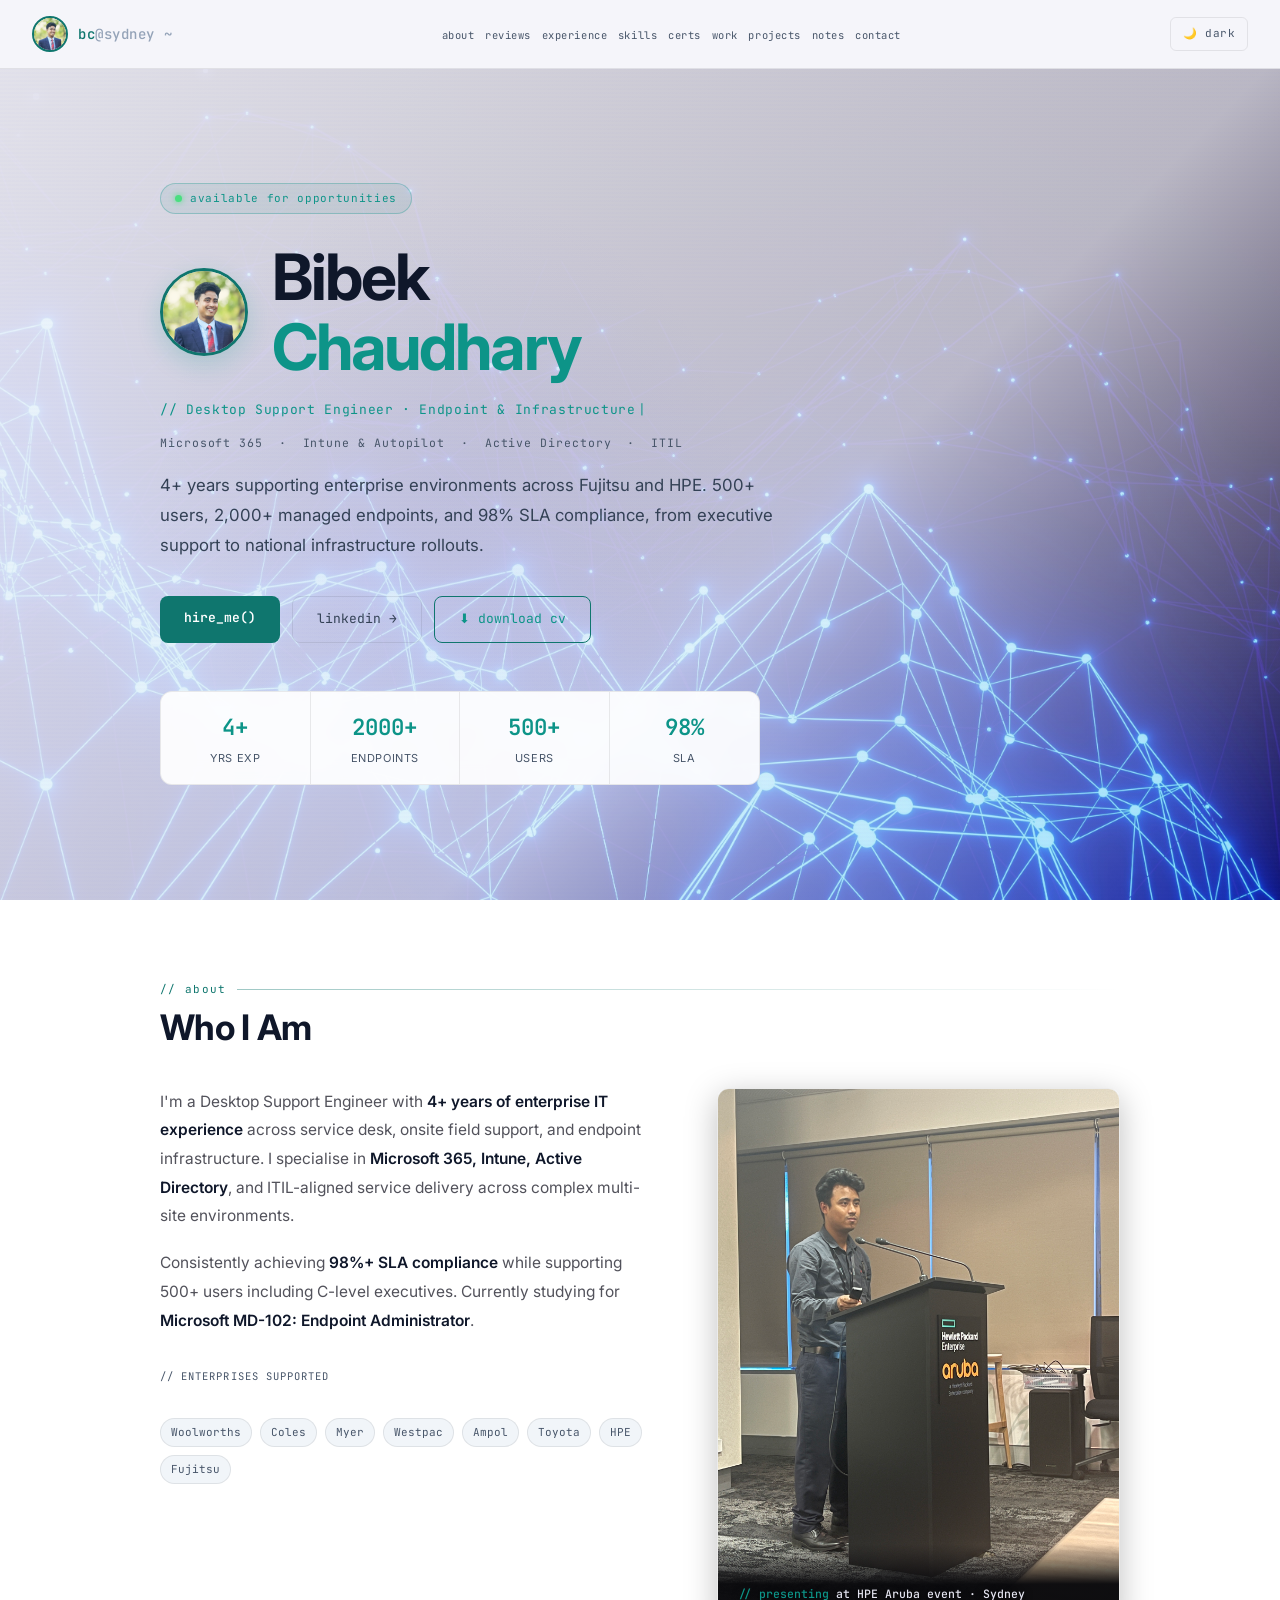
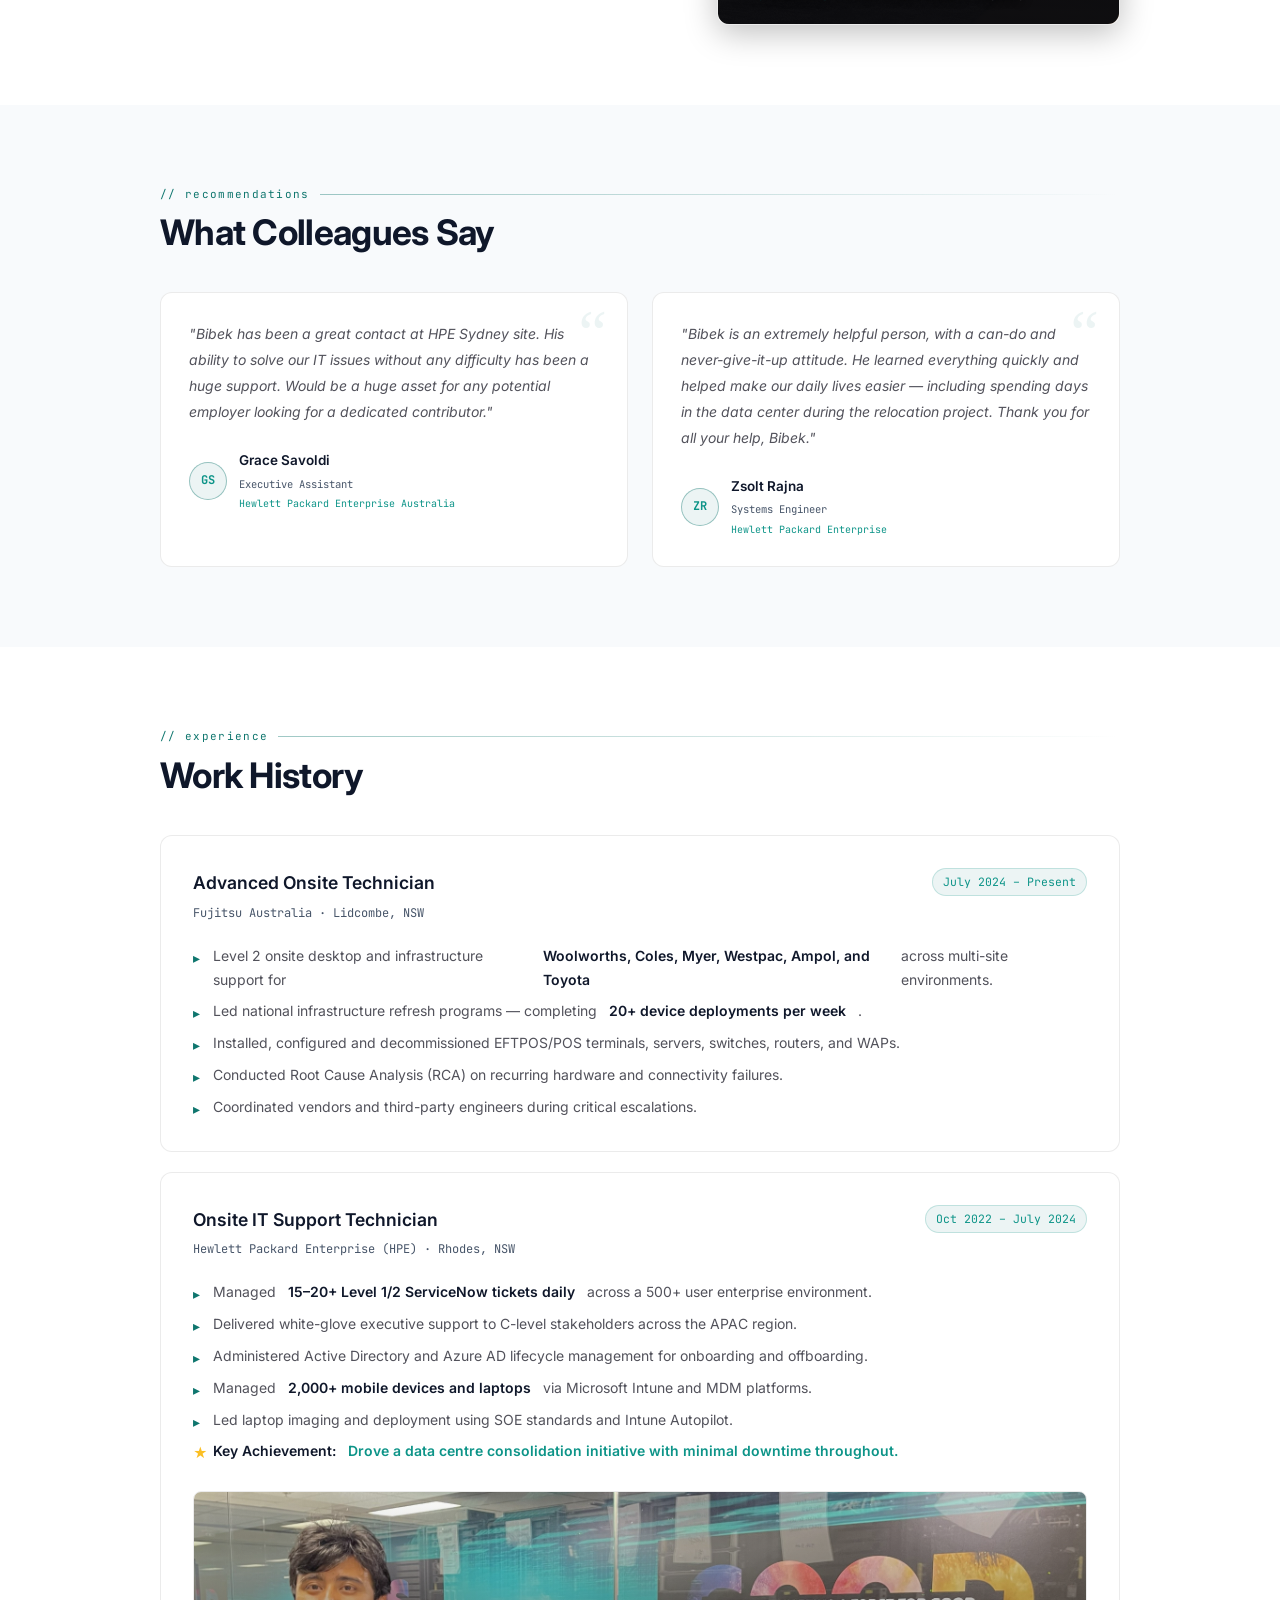
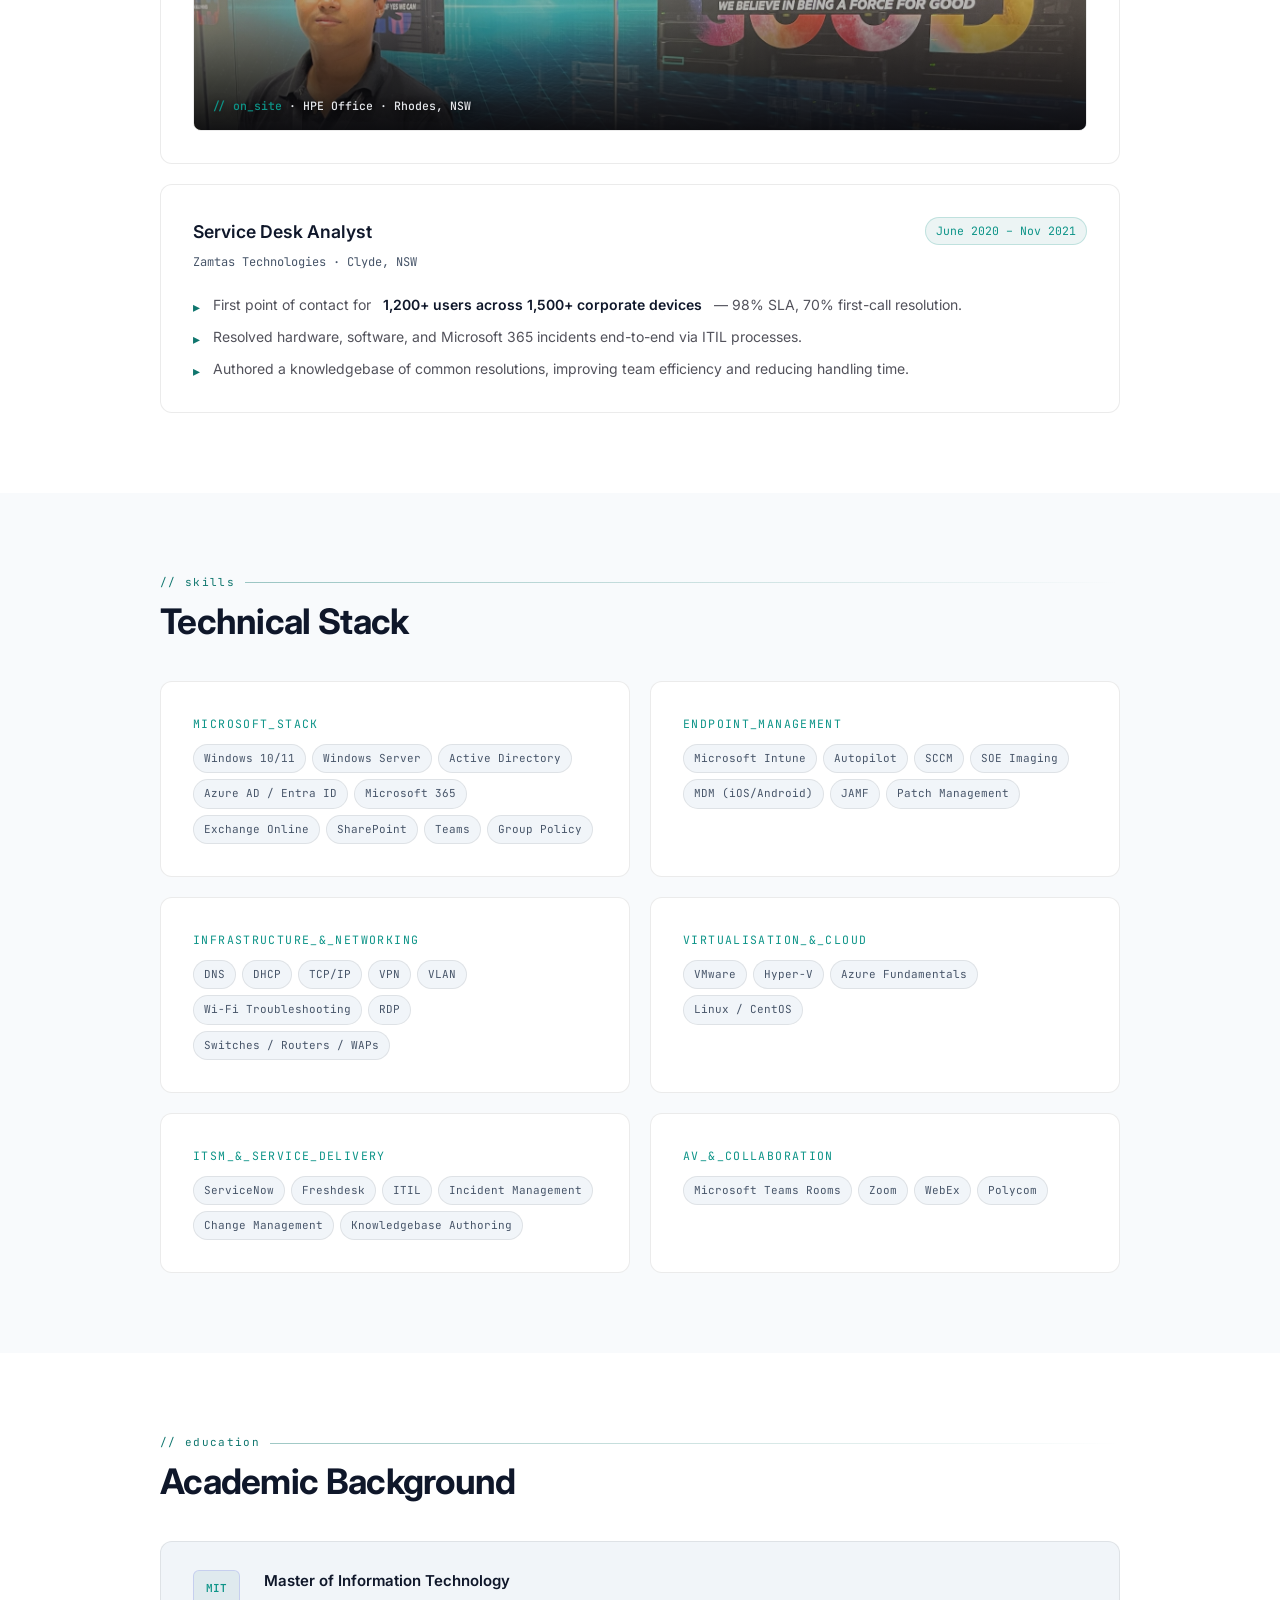
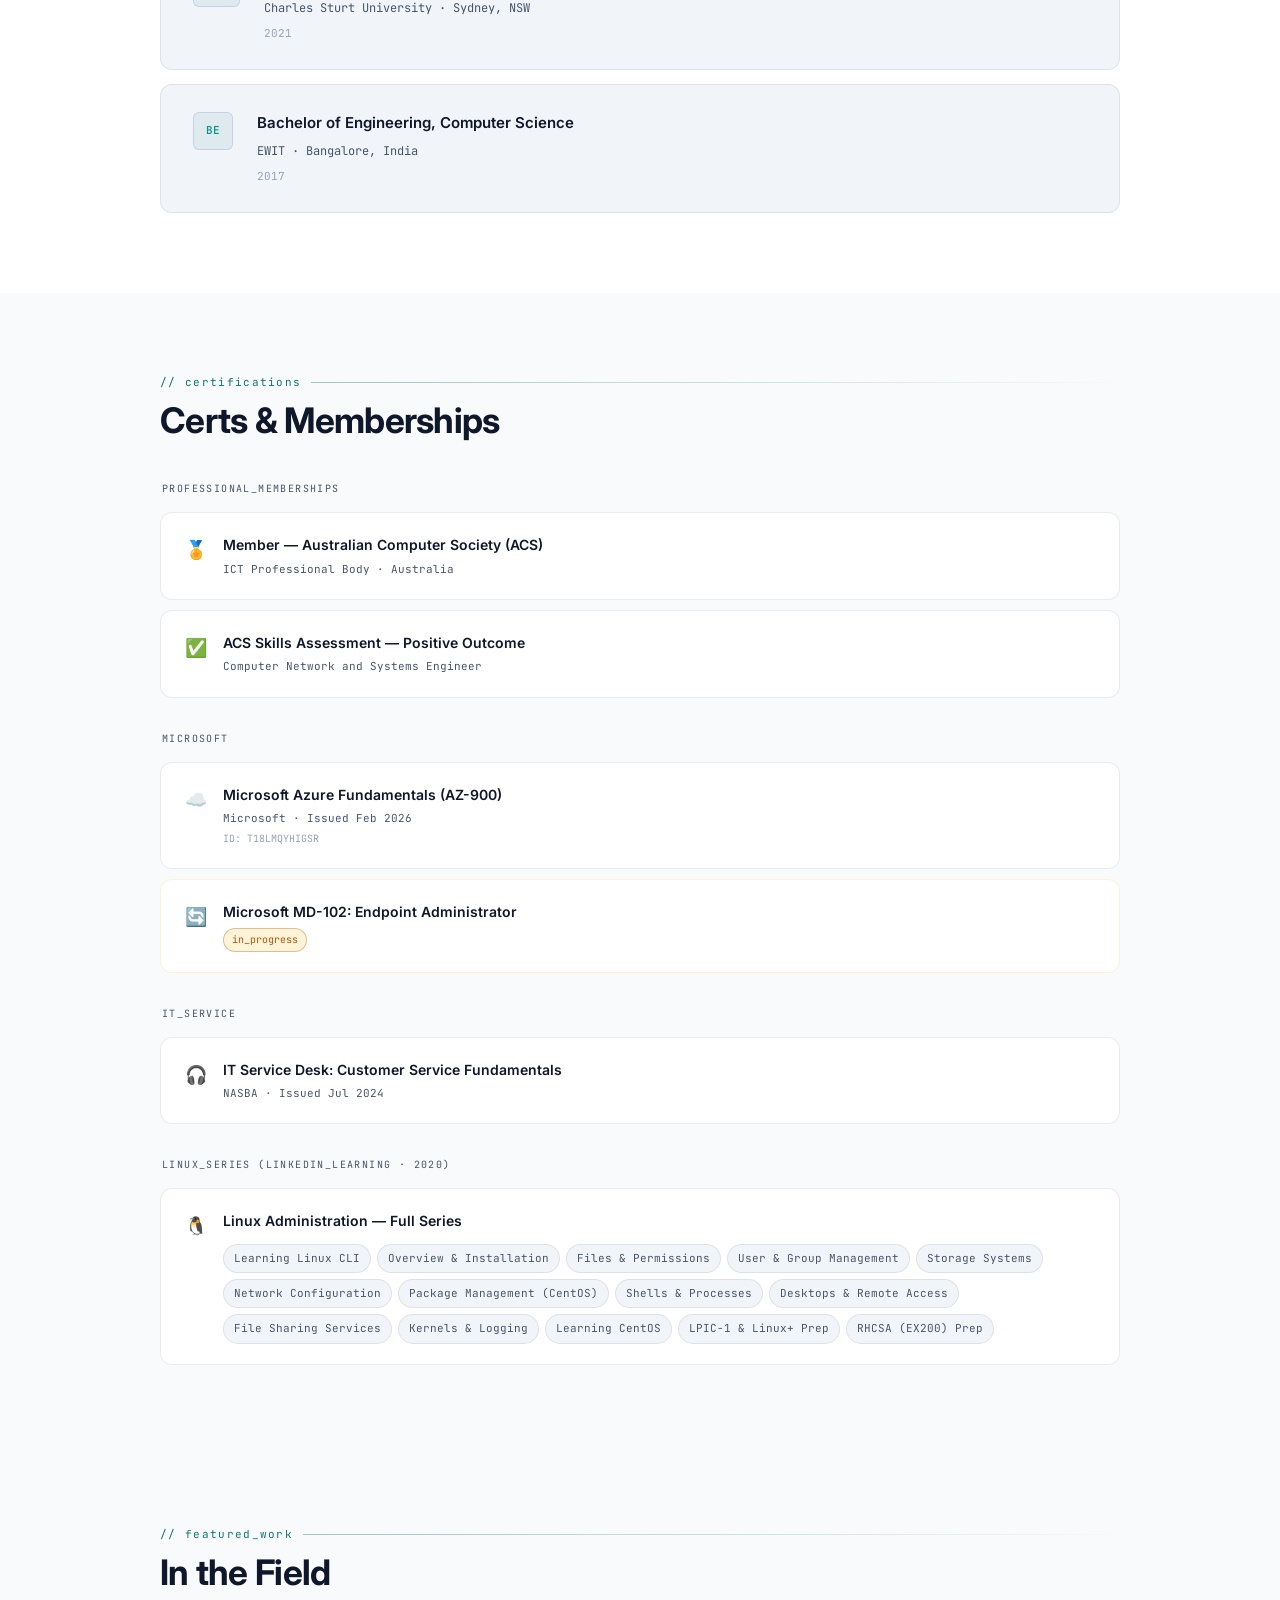
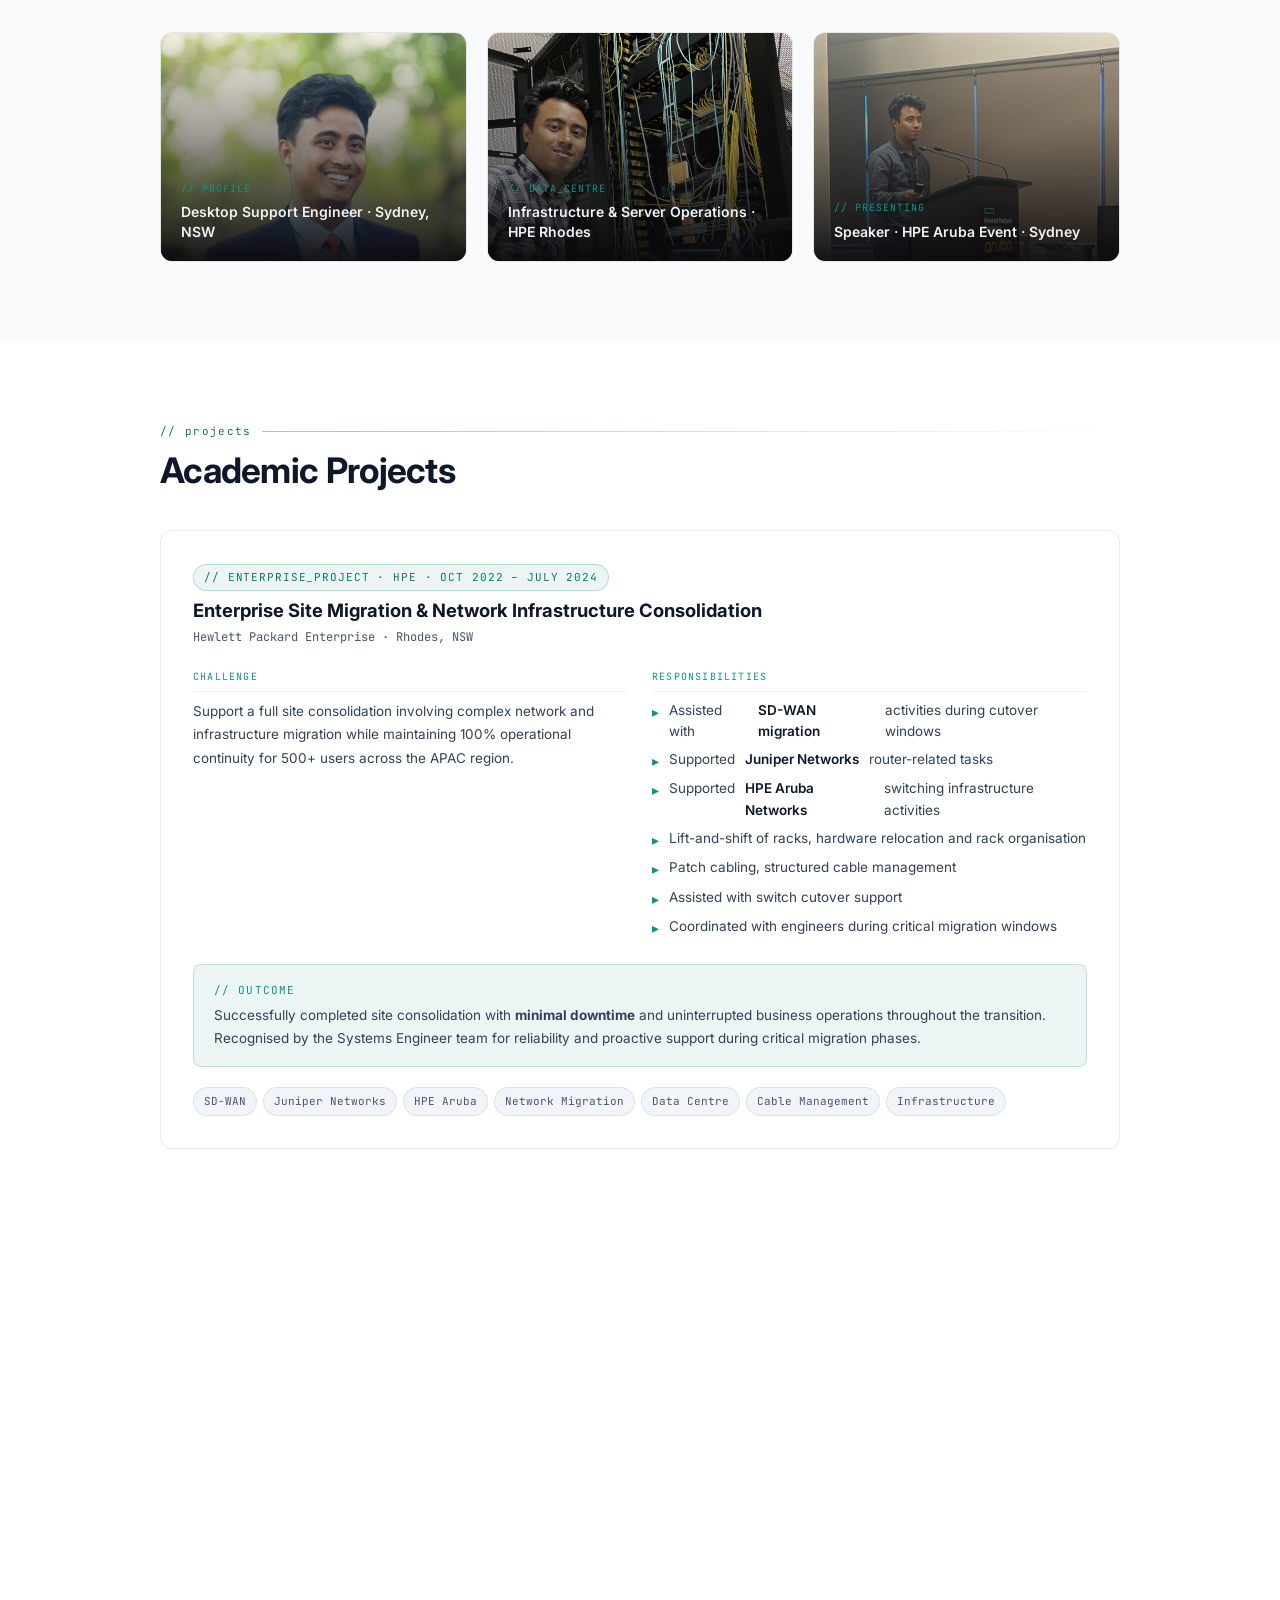
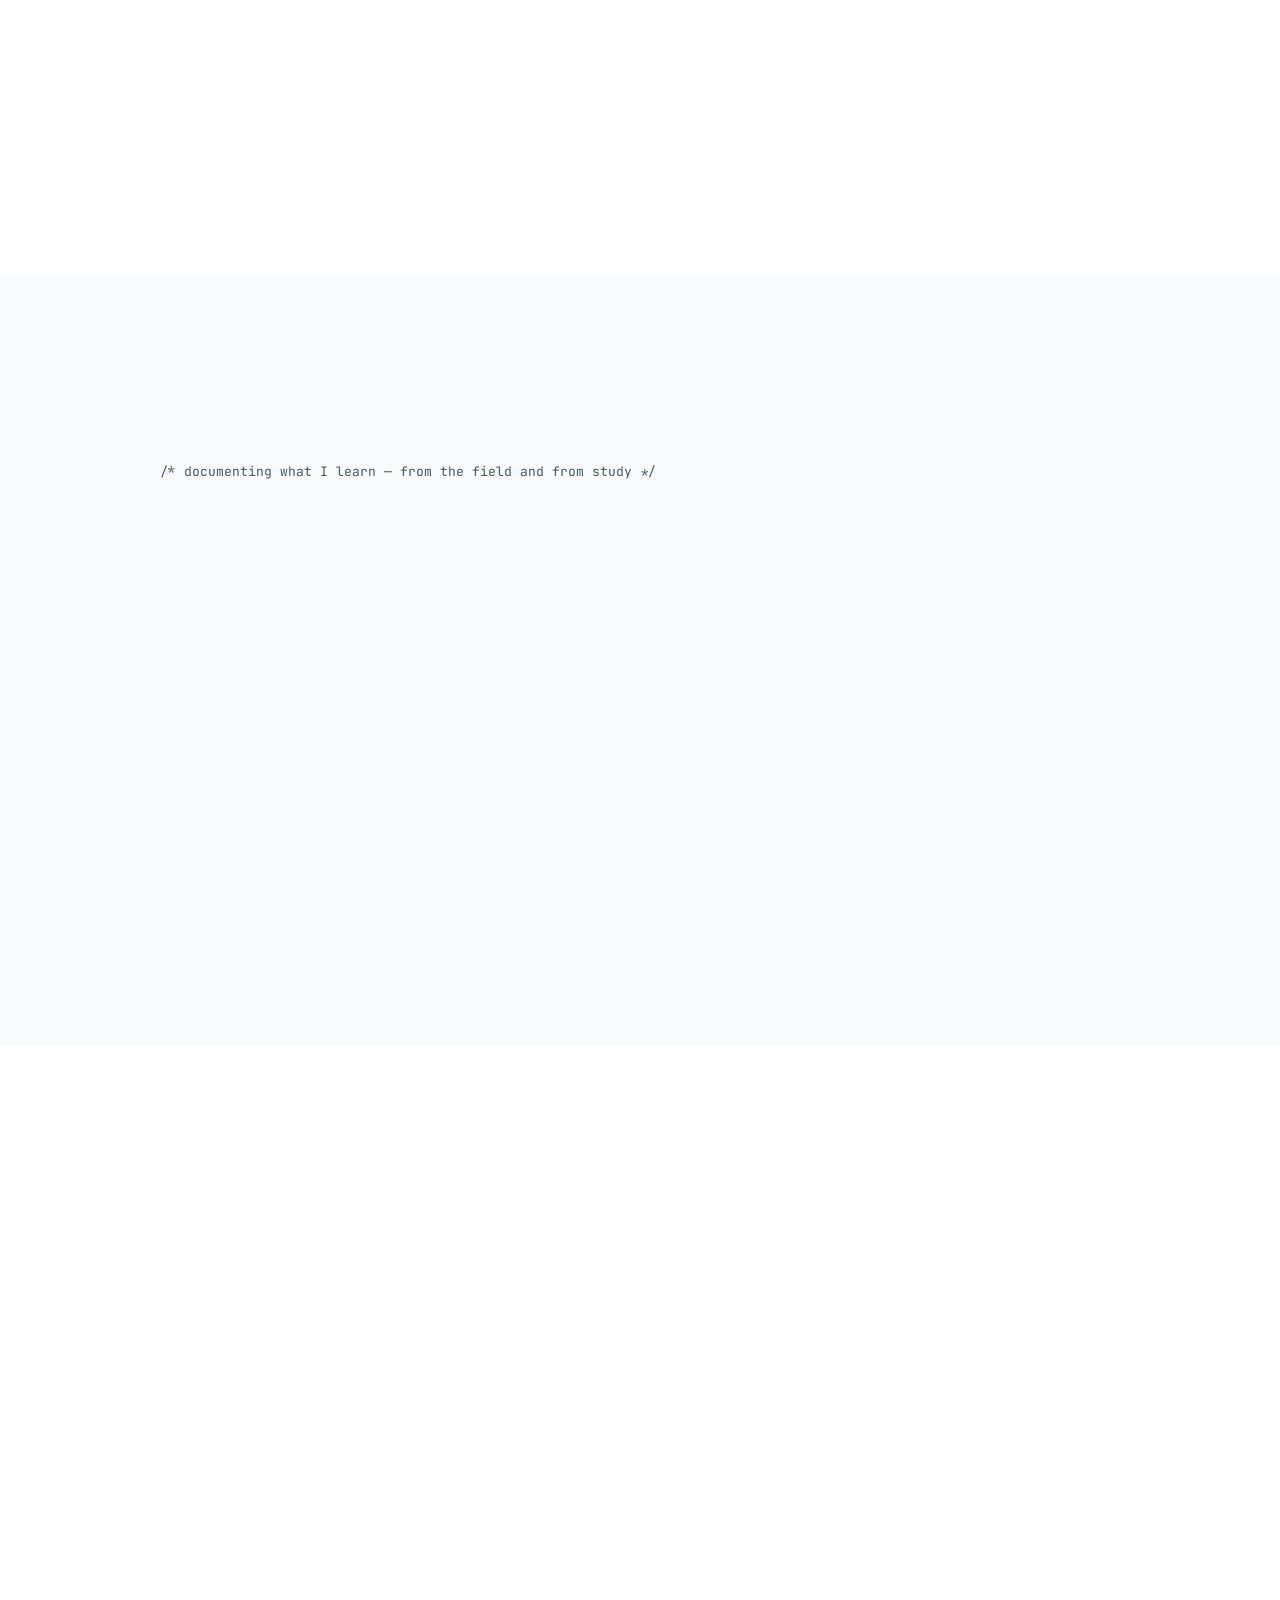
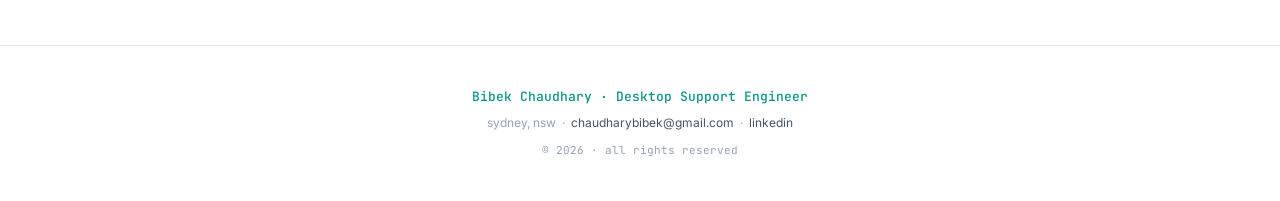
<file: index (2).html>
<!DOCTYPE html>
<html lang="en">
<head>
    <meta charset="UTF-8">
    <meta name="viewport" content="width=device-width, initial-scale=1.0">
    <meta name="theme-color" content="#10243e">

    <meta name="description" content="Bibek Chaudhary – Desktop Support Engineer & IT Infrastructure Specialist with 4+ years enterprise experience in Sydney, Australia.">
    <meta name="author" content="Bibek Chaudhary">

    <meta property="og:title" content="Bibek Chaudhary | Desktop Support Engineer">
    <meta property="og:description" content="4+ years enterprise IT experience across Fujitsu, HPE and more. Based in Sydney, NSW.">
    <meta property="og:image" content="https://www.chaudharybibek.com.np/assets/images/profile-pic.png">
    <meta property="og:url" content="https://www.chaudharybibek.com.np">
    <meta property="og:type" content="website">

    <meta name="twitter:card" content="summary_large_image">
    <meta name="twitter:title" content="Bibek Chaudhary | Desktop Support Engineer">
    <meta name="twitter:description" content="4+ years enterprise IT experience across Fujitsu, HPE and more. Based in Sydney, NSW.">
    <meta name="twitter:image" content="https://www.chaudharybibek.com.np/assets/images/profile-pic.png">

    <title>Bibek Chaudhary | Desktop Support Engineer</title>

    <link rel="icon" href="data:image/svg+xml,<svg xmlns='http://www.w3.org/2000/svg' viewBox='0 0 100 100'><rect width='100' height='100' rx='4' fill='%230f766e'/><text y='.9em' font-size='52' font-family='monospace' font-weight='bold' fill='white' x='50%' text-anchor='middle' dy='28'>BC</text></svg>">

    <!-- Google Fonts -->
    <link href="https://fonts.googleapis.com/css2?family=JetBrains+Mono:wght@400;500&family=Inter:wght@300;400;500;600;700&display=swap" rel="stylesheet">

    <!-- Original stylesheet -->
    <link rel="stylesheet" href="styles/custom.css">

    <style>
:root {
        
            --bg: #0a0a0d;
            --bg2: #10101a;
            --bg3: #16161f;
            --bg4: #1c1c28;
            --border: rgba(255,255,255,0.07);
            --border-hover: rgba(99,102,241,0.45);
            --indigo: #6366f1;
            --indigo-bright: #818cf8;
            --indigo-dim: rgba(99,102,241,0.12);
            --text: #f0f0f5;
            --text-muted: #71717a;
            --text-soft: #a1a1aa;
            --text-dim: #3f3f46;
            --mono: 'JetBrains Mono', monospace;
            --sans: 'Inter', sans-serif;
            --radius: 10px;
            --transition: 0.25s ease;
        }
        body.light {
            --bg: #f5f5fa; --bg2: #ffffff; --bg3: #ededf5; --bg4: #e8e8f0;
            --border: rgba(0,0,0,0.07); --border-hover: rgba(99,102,241,0.4);
            --indigo: #4f46e5; --indigo-bright: #6366f1; --indigo-dim: rgba(79,70,229,0.07);
            --text: #0a0a0f; --text-muted: #6b7280; --text-soft: #52525b; --text-dim: #d4d4d8;
        }
        body.light header { background: rgba(245,245,250,0.92); }
        body.light .hero-bg-overlay { background: linear-gradient(135deg, rgba(245,245,250,0.92) 0%, rgba(245,245,250,0.75) 60%, rgba(79,70,229,0.06) 100%); }
        body.light .hero-stats { background: rgba(255,255,255,0.92); }
        body.light input, body.light textarea { background: #fff; }
        body.light .job-list li, body.light .about-text { color: #52525b; }
        body.light .project-col-text { color: #52525b; }
        body.light .note-desc { color: #71717a; }
        body.light #mobile-menu { background: #fff; }
        body.light .photo-strip-label { color: #e5e7eb; }
        body.light .rec-text { color: #52525b; }


        /* TEAL ACCENT OVERRIDE */
        :root {
            --indigo: #0d9488;
            --indigo-bright: #2dd4bf;
            --indigo-dim: rgba(13,148,136,0.12);
            --border-hover: rgba(13,148,136,0.45);
            --teal: #0d9488;
        }
        body.light {
            --indigo: #0f766e;
            --indigo-bright: #0d9488;
            --indigo-dim: rgba(15,118,110,0.08);
            --border-hover: rgba(15,118,110,0.4);
            --teal: #0f766e;
        }
        .theme-toggle { background: none; border: 1px solid var(--border); color: var(--text-muted); cursor: pointer; border-radius: 6px; padding: 6px 12px; font-family: var(--mono); font-size: 11px; display: flex; align-items: center; gap: 6px; transition: all var(--transition); letter-spacing: 0.04em; white-space: nowrap; }
        .theme-toggle:hover { border-color: var(--indigo); color: var(--indigo); }

        *, *::before, *::after { box-sizing: border-box; margin: 0; padding: 0; }
        html { scroll-behavior: smooth; }
        body { background: var(--bg); color: var(--text); font-family: var(--sans); font-size: 15px; line-height: 1.75; }
        ::-webkit-scrollbar { width: 4px; }
        ::-webkit-scrollbar-track { background: var(--bg); }
        ::-webkit-scrollbar-thumb { background: var(--indigo); border-radius: 2px; }

        /* NAV */
        header { position: fixed; top: 0; left: 0; right: 0; z-index: 100; background: rgba(10,10,13,0.88); backdrop-filter: blur(16px); border-bottom: 1px solid var(--border); }
        .nav-inner { max-width: 1100px; margin: 0 auto; padding: 0 2rem; height: 66px; display: flex; align-items: center; justify-content: space-between; gap: 1rem; }
        .logo-wrap { display: flex; align-items: center; gap: 10px; text-decoration: none; }
        .logo-avatar { width: 38px; height: 38px; border-radius: 50%; object-fit: cover; object-position: top center; border: 2px solid var(--indigo); }
        .logo-text { font-family: var(--mono); font-size: 15px; color: var(--indigo); letter-spacing: 0.04em; font-weight: 500; }
        .logo-text span { color: var(--text-muted); }
        nav ul { list-style: none; display: flex; gap: 1.75rem; }
        nav a { font-family: var(--mono); font-size: 13px; color: var(--text-muted); text-decoration: none; letter-spacing: 0.05em; transition: color var(--transition); padding: 4px 0; position: relative; }
        nav a:hover { color: var(--indigo-bright); }
        nav a::after { content: ''; position: absolute; bottom: -2px; left: 0; width: 0; height: 1.5px; background: var(--indigo-bright); transition: width var(--transition); }
        nav a:hover::after { width: 100%; }
        .nav-right { display: flex; align-items: center; gap: 10px; }
        #mobile-toggle { display: none; background: none; border: none; cursor: pointer; color: var(--text-muted); padding: 4px; }
        #mobile-menu { display: none; flex-direction: column; background: var(--bg2); border-bottom: 1px solid var(--border); padding: 1.25rem 2rem; gap: 1rem; }
        #mobile-menu a { font-family: var(--mono); font-size: 12px; color: var(--text-muted); text-decoration: none; padding: 4px 0; border-bottom: 1px solid var(--border); }
        #mobile-menu.open { display: flex; }
        @media (max-width: 820px) { nav { display: none; } #mobile-toggle { display: block; } }

        /* SECTIONS */
        section { padding: 8.5rem 2rem; }
        .container { max-width: 920px; margin: 0 auto; }
        .section-label { font-family: var(--mono); font-size: 11px; color: var(--indigo); letter-spacing: 0.14em; text-transform: uppercase; margin-bottom: 0.6rem; display: flex; align-items: center; gap: 10px; }
        .section-label::after { content: ''; flex: 1; height: 1px; background: linear-gradient(to right, var(--border-hover), transparent); }
        h2 { font-size: 2.4rem; font-weight: 700; color: var(--text); margin-bottom: 3rem; letter-spacing: -0.02em; line-height: 1.15; }

        /* HERO */
        #hero { min-height: 100vh; display: flex; align-items: center; padding-top: 60px; position: relative; overflow: hidden; }
        .hero-bg { position: absolute; inset: 0; background-image: url('assets/images/conny-schneider-xuTJZ7uD7PI-unsplash.jpg'); background-size: cover; background-position: center 30%; }
        .hero-bg-overlay { position: absolute; inset: 0; background: linear-gradient(135deg, rgba(10,10,13,0.96) 0%, rgba(10,10,13,0.88) 55%, rgba(99,102,241,0.10) 100%); }
        #hero-canvas { position: absolute; inset: 0; z-index: 0; opacity: 0.55; }
        .hero-glow { position: absolute; width: 600px; height: 600px; background: radial-gradient(circle, rgba(99,102,241,0.07) 0%, transparent 70%); top: 50%; left: 35%; transform: translate(-50%,-50%); pointer-events: none; }
        .hero-content { position: relative; z-index: 1; max-width: 920px; margin: 0 auto; width: 100%; }
        .hero-tag { display: inline-flex; align-items: center; gap: 8px; font-family: var(--mono); font-size: 11px; color: var(--indigo-bright); background: var(--indigo-dim); border: 1px solid rgba(99,102,241,0.25); padding: 5px 14px; border-radius: 20px; margin-bottom: 2rem; letter-spacing: 0.06em; }
        .hero-tag::before { content: ''; width: 7px; height: 7px; border-radius: 50%; background: #4ade80; animation: blink 1.5s infinite; box-shadow: 0 0 6px #4ade80; }
        @keyframes blink { 0%,100%{opacity:1;} 50%{opacity:0.3;} }
        .hero-name-row { display: flex; align-items: center; gap: 1.75rem; margin-bottom: 1.25rem; flex-wrap: wrap; }
        .hero-profile-pic { width: 96px; height: 96px; border-radius: 50%; object-fit: cover; object-position: top center; border: 3px solid var(--indigo); box-shadow: 0 0 0 6px rgba(99,102,241,0.12), 0 8px 32px rgba(0,0,0,0.5); flex-shrink: 0; }
        h1 { font-size: clamp(2.8rem,6vw,5rem); font-weight: 700; line-height: 1.05; color: var(--text); letter-spacing: -0.03em; }
        h1 em { color: var(--indigo-bright); font-style: normal; }
        .hero-role { font-family: var(--mono); font-size: 13px; color: var(--indigo-bright); letter-spacing: 0.08em; margin-bottom: 1rem; }
        .hero-sub { font-size: 1.05rem; color: var(--text-soft); max-width: 500px; margin-bottom: 2.5rem; font-weight: 400; line-height: 1.8; }
        .hero-btns { display: flex; flex-wrap: wrap; gap: 12px; margin-bottom: 3.5rem; }
        .btn-primary { background: var(--indigo); color: white; padding: 11px 28px; border-radius: 6px; text-decoration: none; font-size: 13px; font-weight: 600; transition: all var(--transition); font-family: var(--mono); }
        .btn-primary:hover { background: #4f52d4; transform: translateY(-2px); box-shadow: 0 8px 24px rgba(99,102,241,0.3); }
        .btn-ghost { background: transparent; color: var(--text-soft); padding: 11px 28px; border-radius: 6px; text-decoration: none; font-size: 13px; border: 1px solid var(--border); transition: all var(--transition); font-family: var(--mono); }
        .btn-ghost:hover { border-color: var(--indigo); color: var(--indigo-bright); transform: translateY(-2px); }
        .btn-cv { background: transparent; color: var(--indigo-bright); padding: 11px 28px; border-radius: 6px; text-decoration: none; font-size: 13px; border: 1px solid var(--indigo); transition: all var(--transition); font-family: var(--mono); }
        .btn-cv:hover { background: var(--indigo-dim); transform: translateY(-2px); box-shadow: 0 8px 24px rgba(99,102,241,0.15); }
        .hero-stats { display: flex; flex-wrap: wrap; border: 1px solid var(--border); border-radius: var(--radius); overflow: hidden; max-width: 500px; background: rgba(10,10,13,0.7); backdrop-filter: blur(10px); }
        .stat { flex: 1; min-width: 110px; padding: 18px 22px; border-right: 1px solid var(--border); transition: background var(--transition); }
        .stat:last-child { border-right: none; }
        .stat:hover { background: var(--indigo-dim); }
        .stat-val { font-family: var(--mono); font-size: 1.5rem; color: var(--indigo-bright); font-weight: 600; }
        .stat-lbl { font-size: 10px; color: var(--text-muted); letter-spacing: 0.08em; margin-top: 2px; text-transform: uppercase; }

        /* ABOUT */
        #about { background: var(--bg2); }
        .about-grid { display: grid; grid-template-columns: 1.1fr 0.9fr; gap: 4rem; align-items: start; }
        @media (max-width: 680px) { .about-grid { grid-template-columns: 1fr; gap: 2rem; } }
        .about-text { font-size: 15.5px; color: var(--text-soft); line-height: 1.9; }
        .about-text strong { color: var(--text); font-weight: 600; }
        .about-text p + p { margin-top: 1rem; }
        .about-photo-card { position: relative; border-radius: var(--radius); overflow: hidden; border: 1px solid var(--border); box-shadow: 0 8px 32px rgba(0,0,0,0.25); transition: transform var(--transition), box-shadow var(--transition); }
        .about-photo-card:hover { transform: translateY(-4px); box-shadow: 0 16px 48px rgba(99,102,241,0.15); }
        .about-photo-card img { width: 100%; height: auto; object-fit: contain; display: block; }
        .about-photo-caption { position: absolute; bottom: 0; left: 0; right: 0; background: linear-gradient(transparent, rgba(10,10,13,0.98) 50%); padding: 2.5rem 1.25rem 1.25rem; }
        .about-photo-caption p { font-family: var(--mono); font-size: 11.5px; color: #e4e4f0; text-shadow: 0 2px 8px rgba(0,0,0,1); font-weight: 500; }
        .about-photo-caption span { color: var(--indigo-bright); }
        .client-grid { display: flex; flex-wrap: wrap; gap: 8px; margin-top: 2rem; }
        .client-chip { font-family: var(--mono); font-size: 11px; color: var(--text-muted); border: 1px solid var(--border); padding: 5px 12px; border-radius: 20px; transition: all var(--transition); cursor: default; }
        .client-chip:hover { border-color: var(--indigo); color: var(--indigo-bright); background: var(--indigo-dim); }

        /* RECOMMENDATIONS */
        #recommendations { background: var(--bg); }
        .rec-grid { display: grid; grid-template-columns: 1fr 1fr; gap: 1.5rem; }
        @media (max-width: 680px) { .rec-grid { grid-template-columns: 1fr; } }
        .rec-card { background: var(--bg2); border: 1px solid var(--border); border-radius: var(--radius); padding: 1.75rem; transition: all var(--transition); position: relative; overflow: hidden; }
        .rec-card:hover { border-color: var(--border-hover); transform: translateY(-3px); box-shadow: 0 12px 36px rgba(99,102,241,0.1); }
        .rec-card::before { content: '\201C'; position: absolute; top: 0.5rem; right: 1.25rem; font-size: 4rem; color: var(--indigo-dim); font-family: Georgia, serif; line-height: 1; pointer-events: none; }
        .rec-text { font-size: 14px; color: var(--text-soft); line-height: 1.85; margin-bottom: 1.5rem; font-style: italic; }
        .rec-author { display: flex; align-items: center; gap: 12px; }
        .rec-avatar { width: 38px; height: 38px; border-radius: 50%; background: var(--indigo-dim); border: 1px solid var(--border-hover); display: flex; align-items: center; justify-content: center; font-family: var(--mono); font-size: 12px; color: var(--indigo-bright); font-weight: 700; flex-shrink: 0; }
        .rec-name { font-size: 13.5px; font-weight: 600; color: var(--text); }
        .rec-role { font-family: var(--mono); font-size: 10.5px; color: var(--text-muted); margin-top: 2px; }
        .rec-company { font-family: var(--mono); font-size: 10px; color: var(--indigo-bright); margin-top: 2px; }

        /* EXPERIENCE */
        #experience { background: var(--bg2); }
        .timeline { display: flex; flex-direction: column; gap: 16px; }
        .job { background: var(--bg3); border: 1px solid var(--border); border-radius: var(--radius); padding: 2.25rem 2.5rem; transition: all var(--transition); }
        .job:hover { border-color: var(--border-hover); box-shadow: 0 8px 32px rgba(99,102,241,0.08); transform: translateY(-2px); }
        .job-header { display: flex; flex-wrap: wrap; justify-content: space-between; align-items: flex-start; gap: 10px; margin-bottom: 6px; }
        .job-title { font-size: 1.05rem; font-weight: 600; color: var(--text); }
        .job-date { font-family: var(--mono); font-size: 11px; color: var(--indigo-bright); background: var(--indigo-dim); padding: 4px 12px; border-radius: 20px; white-space: nowrap; border: 1px solid rgba(99,102,241,0.2); }
        .job-company { font-family: var(--mono); font-size: 12px; color: var(--text-muted); margin-bottom: 1.25rem; }
        .job-list { list-style: none; display: flex; flex-direction: column; gap: 8px; }
        .job-list li { font-size: 14px; color: var(--text-soft); display: flex; gap: 12px; line-height: 1.7; }
        .job-list li::before { content: '▸'; color: var(--indigo); flex-shrink: 0; margin-top: 2px; }
        .job-list li strong { color: var(--text); font-weight: 600; }
        .achievement { color: #fbbf24 !important; }
        .achievement::before { content: '★' !important; color: #fbbf24 !important; }
        .photo-strip { margin-top: 1.75rem; border-radius: 8px; overflow: hidden; border: 1px solid var(--border); position: relative; height: 240px; }
        .photo-strip img { width: 100%; height: 100%; object-fit: cover; object-position: center 25%; display: block; transition: transform 0.6s ease; }
        .photo-strip:hover img { transform: scale(1.03); }
        .photo-strip-overlay { position: absolute; inset: 0; background: linear-gradient(to top, rgba(10,10,13,0.95) 0%, rgba(10,10,13,0.3) 50%, transparent 100%); }
        .photo-strip-label { position: absolute; bottom: 14px; left: 18px; font-family: var(--mono); font-size: 11.5px; color: #e4e4f0; text-shadow: 0 2px 10px rgba(0,0,0,1); font-weight: 500; }
        .photo-strip-label span { color: var(--indigo-bright); }

        /* SKILLS */
        #skills { background: var(--bg); }
        .skill-groups { display: flex; flex-direction: column; gap: 1rem; }
        .skill-group { background: var(--bg2); border: 1px solid var(--border); border-radius: var(--radius); padding: 1.5rem 1.75rem; transition: border-color var(--transition); }
        .skill-group:hover { border-color: var(--border-hover); }
        .skill-group-label { font-family: var(--mono); font-size: 10.5px; color: var(--indigo-bright); letter-spacing: 0.12em; text-transform: uppercase; margin-bottom: 12px; }
        .tags { display: flex; flex-wrap: wrap; gap: 7px; }
        .tag { font-family: var(--mono); font-size: 11px; color: var(--text-muted); border: 1px solid var(--border); padding: 5px 13px; border-radius: 20px; transition: all var(--transition); cursor: default; }
        .tag:hover { background: var(--indigo-dim); border-color: var(--indigo); color: var(--indigo-bright); }

        /* EDUCATION */
        #education { background: var(--bg2); }
        .edu-cards { display: flex; flex-direction: column; gap: 14px; }
        .edu-card { background: var(--bg3); border: 1px solid var(--border); border-radius: var(--radius); padding: 1.6rem 2rem; display: flex; align-items: flex-start; gap: 1.5rem; transition: all var(--transition); }
        .edu-card:hover { border-color: var(--border-hover); transform: translateY(-2px); box-shadow: 0 8px 24px rgba(99,102,241,0.08); }
        .edu-icon { font-family: var(--mono); font-size: 11px; color: var(--indigo-bright); background: var(--indigo-dim); padding: 8px 12px; border-radius: 6px; white-space: nowrap; margin-top: 2px; border: 1px solid rgba(99,102,241,0.2); font-weight: 600; }
        .edu-deg { font-size: 15px; font-weight: 600; color: var(--text); }
        .edu-school { font-family: var(--mono); font-size: 12px; color: var(--text-muted); margin-top: 4px; }
        .edu-year { font-family: var(--mono); font-size: 11px; color: var(--text-dim); margin-top: 5px; }

        /* CERTIFICATIONS */
        #certifications { background: var(--bg); }
        .cert-group-lbl { font-family: var(--mono); font-size: 10px; color: var(--text-muted); letter-spacing: 0.14em; text-transform: uppercase; margin: 2rem 0 0.9rem; padding-left: 2px; }
        .cert-group-lbl:first-of-type { margin-top: 0; }
        .certs { display: flex; flex-direction: column; gap: 10px; }
        .cert { background: var(--bg2); border: 1px solid var(--border); border-radius: var(--radius); padding: 1.1rem 1.6rem; display: flex; align-items: flex-start; gap: 1rem; transition: all var(--transition); }
        .cert:hover { border-color: var(--border-hover); transform: translateX(4px); }
        .cert-ico { font-size: 18px; margin-top: 1px; flex-shrink: 0; }
        .cert-name { font-size: 14px; font-weight: 600; color: var(--text); }
        .cert-meta { font-family: var(--mono); font-size: 11px; color: var(--text-muted); margin-top: 3px; }
        .cert-id { font-family: var(--mono); font-size: 10px; color: var(--text-dim); margin-top: 2px; }
        .badge-inprogress { display: inline-block; font-family: var(--mono); font-size: 10px; color: #fbbf24; background: rgba(251,191,36,0.1); border: 1px solid rgba(251,191,36,0.25); padding: 2px 9px; border-radius: 20px; margin-top: 5px; }
        .linux-tags { display: flex; flex-wrap: wrap; gap: 6px; margin-top: 10px; }

        /* PROJECTS */
        #projects { background: var(--bg2); }
        .project-cards { display: flex; flex-direction: column; gap: 18px; }
        .project-card { background: var(--bg3); border: 1px solid var(--border); border-radius: var(--radius); padding: 2.25rem 2.5rem; transition: all var(--transition); }
        .project-card:hover { border-color: var(--border-hover); transform: translateY(-3px); box-shadow: 0 12px 36px rgba(99,102,241,0.1); }
        .project-header { display: flex; flex-wrap: wrap; justify-content: space-between; align-items: flex-start; gap: 10px; margin-bottom: 5px; }
        .project-title { font-size: 15px; font-weight: 600; color: var(--text); line-height: 1.4; }
        .project-date { font-family: var(--mono); font-size: 11px; color: var(--indigo-bright); background: var(--indigo-dim); padding: 4px 12px; border-radius: 20px; white-space: nowrap; border: 1px solid rgba(99,102,241,0.2); }
        .project-org { font-family: var(--mono); font-size: 12px; color: var(--text-muted); margin-bottom: 1.5rem; }
        .project-grid { display: grid; grid-template-columns: repeat(3,1fr); gap: 1.25rem; margin-bottom: 1.25rem; }
        @media (max-width: 580px) { .project-grid { grid-template-columns: 1fr; } }
        .project-col-label { font-family: var(--mono); font-size: 10px; color: var(--text-dim); letter-spacing: 0.1em; text-transform: uppercase; margin-bottom: 6px; }
        .project-col-text { font-size: 13.5px; color: var(--text-soft); line-height: 1.7; }
        .project-col-text strong { color: var(--text); font-weight: 600; }

        /* NOTES */
        #notes { background: var(--bg); }
        .notes-grid { display: grid; grid-template-columns: 1fr 1fr; gap: 14px; }
        @media (max-width: 580px) { .notes-grid { grid-template-columns: 1fr; } }
        .note-card { background: var(--bg2); border: 1px solid var(--border); border-radius: var(--radius); padding: 1.75rem; transition: all var(--transition); }
        .note-card:hover { border-color: var(--border-hover); transform: translateY(-3px); box-shadow: 0 10px 30px rgba(99,102,241,0.1); }
        .note-type { font-family: var(--mono); font-size: 10px; letter-spacing: 0.1em; margin-bottom: 0.9rem; display: flex; align-items: center; gap: 7px; text-transform: uppercase; }
        .note-dot { width: 7px; height: 7px; border-radius: 50%; flex-shrink: 0; }
        .note-title { font-size: 14.5px; font-weight: 600; color: var(--text); margin-bottom: 0.6rem; line-height: 1.45; }
        .note-desc { font-size: 13px; color: var(--text-muted); line-height: 1.7; }
        .note-coming { font-family: var(--mono); font-size: 11px; color: var(--text-dim); margin-top: 1.25rem; }

        /* CONTACT */
        #contact { background: var(--bg2); }
        .contact-layout { display: grid; grid-template-columns: 1fr 1.3fr; gap: 3.5rem; }
        @media (max-width: 640px) { .contact-layout { grid-template-columns: 1fr; } }
        .contact-links { display: flex; flex-direction: column; gap: 12px; }
        .contact-link { display: flex; align-items: center; gap: 14px; font-family: var(--mono); font-size: 12px; color: var(--text-muted); text-decoration: none; padding: 14px 18px; border: 1px solid var(--border); border-radius: var(--radius); transition: all var(--transition); }
        .contact-link:hover { border-color: var(--border-hover); color: var(--indigo-bright); background: var(--indigo-dim); transform: translateX(4px); }
        .contact-link-icon { color: var(--indigo-bright); font-size: 15px; width: 20px; flex-shrink: 0; }
        form { display: flex; flex-direction: column; gap: 12px; }
        input, textarea { background: var(--bg3); border: 1px solid var(--border); border-radius: 8px; padding: 12px 16px; color: var(--text); font-family: var(--sans); font-size: 13.5px; outline: none; transition: border-color var(--transition); resize: vertical; }
        input::placeholder, textarea::placeholder { color: var(--text-dim); }
        input:focus, textarea:focus { border-color: var(--border-hover); box-shadow: 0 0 0 3px rgba(99,102,241,0.08); }
        button[type=submit] { background: var(--indigo); color: white; border: none; padding: 13px 28px; border-radius: 8px; font-family: var(--mono); font-size: 12px; cursor: pointer; transition: all var(--transition); letter-spacing: 0.04em; font-weight: 600; }
        button[type=submit]:hover { background: #4f52d4; transform: translateY(-2px); box-shadow: 0 8px 24px rgba(99,102,241,0.3); }

        /* FOOTER */
        footer { background: var(--bg); border-top: 1px solid var(--border); padding: 2.5rem 2rem; text-align: center; }
        .footer-inner { max-width: 920px; margin: 0 auto; }
        .footer-name { font-family: var(--mono); font-size: 13px; color: var(--indigo-bright); margin-bottom: 6px; font-weight: 500; }
        .footer-meta { font-size: 12px; color: var(--text-dim); }
        .footer-meta a { color: var(--text-muted); text-decoration: none; transition: color var(--transition); }
        .footer-meta a:hover { color: var(--indigo-bright); }

        /* SCROLL ANIMATIONS */
        .reveal { opacity: 0; transform: translateY(28px); transition: opacity 0.65s ease, transform 0.65s ease; }
        .reveal.visible { opacity: 1; transform: translateY(0); }
        .reveal-left { opacity: 0; transform: translateX(-28px); transition: opacity 0.65s ease, transform 0.65s ease; }
        .reveal-left.visible { opacity: 1; transform: translateX(0); }
        .reveal-right { opacity: 0; transform: translateX(28px); transition: opacity 0.65s ease, transform 0.65s ease; }
        .reveal-right.visible { opacity: 1; transform: translateX(0); }
        .reveal-scale { opacity: 0; transform: scale(0.94); transition: opacity 0.6s ease, transform 0.6s ease; }
        .reveal-scale.visible { opacity: 1; transform: scale(1); }
        .delay-100 { transition-delay: 0.1s; }
        .delay-200 { transition-delay: 0.2s; }
        .delay-300 { transition-delay: 0.3s; }
        .delay-400 { transition-delay: 0.4s; }

        @keyframes fadeUp { from{opacity:0;transform:translateY(22px);} to{opacity:1;transform:translateY(0);} }
        .hero-content > * { animation: fadeUp 0.7s ease both; }
        .hero-content > *:nth-child(1){animation-delay:0.05s;}
        .hero-content > *:nth-child(2){animation-delay:0.15s;}
        .hero-content > *:nth-child(3){animation-delay:0.25s;}
        .hero-content > *:nth-child(4){animation-delay:0.35s;}
        .hero-content > *:nth-child(5){animation-delay:0.45s;}
        .hero-content > *:nth-child(6){animation-delay:0.55s;}

        /* FLOATING PARTICLES */
        @keyframes float1 { 0%,100%{transform:translateY(0) translateX(0);} 33%{transform:translateY(-18px) translateX(8px);} 66%{transform:translateY(10px) translateX(-6px);} }
        @keyframes float2 { 0%,100%{transform:translateY(0) translateX(0);} 33%{transform:translateY(14px) translateX(-10px);} 66%{transform:translateY(-8px) translateX(12px);} }
        @keyframes float3 { 0%,100%{transform:translateY(0);} 50%{transform:translateY(-22px);} }

        /* GLITCH EFFECT on h1 */
        h1 { position: relative; }
        h1::before, h1::after {
            content: attr(data-text);
            position: absolute; top: 0; left: 0;
            width: 100%; height: 100%;
            pointer-events: none;
        }
        h1::before {
            color: #6366f1; clip-path: polygon(0 0, 100% 0, 100% 35%, 0 35%);
            transform: translateX(-3px);
            animation: glitch1 4s infinite linear;
            opacity: 0;
        }
        h1::after {
            color: #818cf8; clip-path: polygon(0 65%, 100% 65%, 100% 100%, 0 100%);
            transform: translateX(3px);
            animation: glitch2 4s infinite linear;
            opacity: 0;
        }
        @keyframes glitch1 {
            0%,89%,100%{opacity:0;transform:translateX(0);}
            90%{opacity:0.6;transform:translateX(-4px);}
            92%{opacity:0;transform:translateX(0);}
            94%{opacity:0.4;transform:translateX(3px);}
            96%{opacity:0;}
        }
        @keyframes glitch2 {
            0%,89%,100%{opacity:0;transform:translateX(0);}
            90%{opacity:0.5;transform:translateX(4px);}
            92%{opacity:0;transform:translateX(0);}
            94%{opacity:0.3;transform:translateX(-3px);}
            96%{opacity:0;}
        }

        /* TYPING CURSOR on hero-role */
        .hero-role::after {
            content: '|';
            color: var(--indigo-bright);
            animation: blink 1s infinite;
            margin-left: 2px;
            font-weight: 300;
        }

        /* SCAN LINE effect */
        #hero::after {
            content: '';
            position: absolute; inset: 0; z-index: 0;
            background: repeating-linear-gradient(
                0deg,
                transparent,
                transparent 2px,
                rgba(99,102,241,0.015) 2px,
                rgba(99,102,241,0.015) 4px
            );
            pointer-events: none;
        }

        /* PULSE ring on profile pic */
        .hero-profile-pic {
            animation: pulse-ring 3s ease-in-out infinite;
        }
        @keyframes pulse-ring {
            0%,100% { box-shadow: 0 0 0 6px rgba(99,102,241,0.12), 0 8px 32px rgba(0,0,0,0.5); }
            50% { box-shadow: 0 0 0 12px rgba(99,102,241,0.06), 0 0 40px rgba(99,102,241,0.2), 0 8px 32px rgba(0,0,0,0.5); }
        }

        /* STAT hover glow */
        .stat:hover .stat-val { text-shadow: 0 0 20px rgba(129,140,248,0.6); }

        /* HERO TAG shimmer */
        .hero-tag {
            background: linear-gradient(90deg, var(--indigo-dim), rgba(99,102,241,0.18), var(--indigo-dim));
            background-size: 200% 100%;
            animation: shimmer 3s infinite linear;
        }
        @keyframes shimmer { 0%{background-position:200% 0;} 100%{background-position:-200% 0;} }

        /* HERO SUB2 */
        .hero-sub2 { font-family: var(--mono); font-size: 11.5px; color: var(--text-muted); letter-spacing: 0.08em; margin-bottom: 1rem; margin-top: -0.5rem; }

        /* FEATURED WORK */
        #featured { background: var(--bg); }
        .featured-grid { display: grid; grid-template-columns: repeat(3, 1fr); gap: 1.25rem; }
        @media (max-width: 720px) { .featured-grid { grid-template-columns: 1fr; } }
        .featured-card { position: relative; border-radius: var(--radius); overflow: hidden; border: 1px solid var(--border); aspect-ratio: 4/3; transition: all var(--transition); cursor: default; }
        .featured-card:hover { border-color: var(--border-hover); transform: translateY(-4px); box-shadow: 0 16px 40px rgba(13,148,136,0.15); }
        .featured-card img { width: 100%; height: 100%; object-fit: cover; object-position: center top; display: block; transition: transform 0.6s ease; }
        .featured-card:hover img { transform: scale(1.06); }
        .featured-card-overlay { position: absolute; inset: 0; background: linear-gradient(to top, rgba(10,10,13,0.95) 0%, rgba(10,10,13,0.4) 55%, transparent 100%); }
        .featured-card-body { position: absolute; bottom: 0; left: 0; right: 0; padding: 1.25rem; }
        .featured-card-tag { font-family: var(--mono); font-size: 10px; color: var(--indigo-bright); letter-spacing: 0.1em; text-transform: uppercase; margin-bottom: 5px; }
        .featured-card-title { font-size: 14px; font-weight: 600; color: #f0f0f5; line-height: 1.4; }

        /* CASE STUDY PROJECT CARD */
        .case-study { background: var(--bg3); border: 1px solid var(--border); border-radius: var(--radius); padding: 2.25rem 2.5rem; margin-bottom: 18px; transition: all var(--transition); }
        .case-study:hover { border-color: var(--border-hover); transform: translateY(-3px); box-shadow: 0 12px 36px rgba(13,148,136,0.1); }
        .case-study-badge { display: inline-block; font-family: var(--mono); font-size: 10px; color: var(--indigo-bright); background: var(--indigo-dim); border: 1px solid rgba(13,148,136,0.25); padding: 3px 10px; border-radius: 20px; margin-bottom: 0.75rem; letter-spacing: 0.08em; text-transform: uppercase; }
        .case-study-title { font-size: 1.15rem; font-weight: 700; color: var(--text); margin-bottom: 0.4rem; line-height: 1.3; }
        .case-study-org { font-family: var(--mono); font-size: 12px; color: var(--text-muted); margin-bottom: 1.75rem; }
        .case-study-grid { display: grid; grid-template-columns: 1fr 1fr; gap: 1.5rem; margin-bottom: 1.5rem; }
        @media (max-width: 580px) { .case-study-grid { grid-template-columns: 1fr; } }
        .case-study-block-label { font-family: var(--mono); font-size: 10px; color: var(--indigo-bright); letter-spacing: 0.12em; text-transform: uppercase; margin-bottom: 8px; border-bottom: 1px solid var(--indigo-dim); padding-bottom: 5px; }
        .case-study-block-text { font-size: 13.5px; color: var(--text-soft); line-height: 1.75; }
        .case-study-list { list-style: none; display: flex; flex-direction: column; gap: 6px; }
        .case-study-list li { font-size: 13.5px; color: var(--text-soft); display: flex; gap: 10px; line-height: 1.6; }
        .case-study-list li::before { content: '▸'; color: var(--indigo-bright); flex-shrink: 0; margin-top: 2px; }
        .case-study-list li strong { color: var(--text); font-weight: 600; }
        .case-study-outcome { background: var(--indigo-dim); border: 1px solid rgba(13,148,136,0.2); border-radius: 8px; padding: 1rem 1.25rem; margin-top: 1.25rem; }
        .case-study-outcome-label { font-family: var(--mono); font-size: 10px; color: var(--indigo-bright); letter-spacing: 0.1em; text-transform: uppercase; margin-bottom: 5px; }
        .case-study-outcome-text { font-size: 13.5px; color: var(--text-soft); line-height: 1.7; }
    </style>
    <!-- Corporate theme -->
    <link rel="stylesheet" href="styles/corporate.css">
    <!-- Microsoft Clarity -->
    <script type="text/javascript">
        (function(c,l,a,r,i,t,y){
            c[a]=c[a]||function(){(c[a].q=c[a].q||[]).push(arguments)};
            t=l.createElement(r);t.async=1;t.src="https://www.clarity.ms/tag/"+i;
            y=l.getElementsByTagName(r)[0];y.parentNode.insertBefore(t,y);
        })(window, document, "clarity", "script", "wi849nsapm");
    </script>
</head>
<body class="light">

<!-- HEADER -->
<header>
    <div class="nav-inner">
        <a href="#hero" class="logo-wrap">
            <img src="assets/images/profile-pic.png" alt="Bibek Chaudhary" class="logo-avatar" onerror="this.style.display='none'">
            <span class="logo-text">bc<span>@sydney ~</span></span>
        </a>
        <nav>
            <ul>
                <li><a href="#about">about</a></li>
                <li><a href="#recommendations">reviews</a></li>
                <li><a href="#experience">experience</a></li>
                <li><a href="#skills">skills</a></li>
                <li><a href="#certifications">certs</a></li>
                <li><a href="#featured">work</a></li>
                <li><a href="#projects">projects</a></li>
                <li><a href="#notes">notes</a></li>
                <li><a href="#contact">contact</a></li>
            </ul>
        </nav>
        <div class="nav-right">
            <button class="theme-toggle" onclick="toggleTheme()" id="theme-btn">🌙 dark</button>
            <button id="mobile-toggle"
        type="button"
        aria-label="Open navigation menu"
        aria-expanded="false"
        aria-controls="mobile-menu">
                <svg width="22" height="22" fill="none" stroke="currentColor" viewBox="0 0 24 24"><path stroke-linecap="round" stroke-linejoin="round" stroke-width="2" d="M4 6h16M4 12h16M4 18h16"/></svg>
            </button>
        </div>
    </div>
    <div id="mobile-menu" aria-label="Mobile navigation">
        <a href="#about" onclick="document.getElementById('mobile-menu').classList.remove('open')">about</a>
        <a href="#recommendations" onclick="document.getElementById('mobile-menu').classList.remove('open')">reviews</a>
        <a href="#experience" onclick="document.getElementById('mobile-menu').classList.remove('open')">experience</a>
        <a href="#skills" onclick="document.getElementById('mobile-menu').classList.remove('open')">skills</a>
        <a href="#certifications" onclick="document.getElementById('mobile-menu').classList.remove('open')">certs</a>
        <a href="#featured" onclick="document.getElementById('mobile-menu').classList.remove('open')">work</a>
        <a href="#projects" onclick="document.getElementById('mobile-menu').classList.remove('open')">projects</a>
        <a href="#notes" onclick="document.getElementById('mobile-menu').classList.remove('open')">notes</a>
        <a href="#contact" onclick="document.getElementById('mobile-menu').classList.remove('open')">contact</a>
    </div>
</header>

<!-- HERO -->
<section id="hero">
    <div class="hero-bg"></div>
    <canvas id="hero-canvas"></canvas>
    <div class="hero-bg-overlay"></div>
    <div class="hero-glow"></div>
    <div class="hero-content container">
        <div class="hero-tag">available for opportunities</div>
        <div class="hero-name-row">
            <img src="assets/images/profile-pic.png" alt="Bibek Chaudhary" class="hero-profile-pic" onerror="this.style.display='none'">
            <h1 data-text="Bibek Chaudhary">Bibek<br><em>Chaudhary</em></h1>
        </div>
        <div class="hero-role">// Desktop Support Engineer · Endpoint &amp; Infrastructure</div>
        <div class="hero-sub2">Microsoft 365 &nbsp;·&nbsp; Intune &amp; Autopilot &nbsp;·&nbsp; Active Directory &nbsp;·&nbsp; ITIL</div>
        <p class="hero-sub">4+ years supporting enterprise environments across Fujitsu and HPE. 500+ users, 2,000+ managed endpoints, and 98% SLA compliance, from executive support to national infrastructure rollouts.</p>
        <div class="hero-btns">
            <a href="#contact" class="btn-primary">hire_me()</a>
            <a href="https://www.linkedin.com/in/bibekchaudhary/" target="_blank" class="btn-ghost">linkedin →</a>
            <a href="assets/Bibek_Chaudhary_Resume.pdf" download class="btn-cv">⬇ download cv</a>
        </div>
        <div class="hero-stats">
            <div class="stat"><div class="stat-val">4+</div><div class="stat-lbl">Yrs Exp</div></div>
            <div class="stat"><div class="stat-val">2k+</div><div class="stat-lbl">Endpoints</div></div>
            <div class="stat"><div class="stat-val">500+</div><div class="stat-lbl">Users</div></div>
            <div class="stat"><div class="stat-val">98%</div><div class="stat-lbl">SLA</div></div>
        </div>
    </div>
</section>

<!-- ABOUT -->
<section id="about">
    <div class="container">
        <div class="section-label reveal">// about</div>
        <h2 class="reveal delay-100">Who I Am</h2>
        <div class="about-grid">
            <div class="reveal-left">
                <div class="about-text">
                    <p>I'm a Desktop Support Engineer with <strong>4+ years of enterprise IT experience</strong> across service desk, onsite field support, and endpoint infrastructure. I specialise in <strong>Microsoft 365, Intune, Active Directory</strong>, and ITIL-aligned service delivery across complex multi-site environments.</p>
                    <p>Consistently achieving <strong>98%+ SLA compliance</strong> while supporting 500+ users including C-level executives. Currently studying for <strong>Microsoft MD-102: Endpoint Administrator</strong>.</p>
                </div>
                <p style="font-family:var(--mono);font-size:10.5px;color:var(--text-muted);letter-spacing:0.1em;margin:2rem 0 0.75rem;text-transform:uppercase;">// enterprises supported</p>
                <div class="client-grid">
                    <span class="client-chip">Woolworths</span>
                    <span class="client-chip">Coles</span>
                    <span class="client-chip">Myer</span>
                    <span class="client-chip">Westpac</span>
                    <span class="client-chip">Ampol</span>
                    <span class="client-chip">Toyota</span>
                    <span class="client-chip">HPE</span>
                    <span class="client-chip">Fujitsu</span>
                </div>
            </div>
            <div class="about-photo-card reveal-right">
                <img src="assets/images/2022_10_28_17_31_IMG_3989.JPG" alt="Bibek presenting at HPE Aruba event">
                <div class="about-photo-caption">
                    <p><span>// presenting</span> at HPE Aruba event · Sydney</p>
                </div>
            </div>
        </div>
    </div>
</section>

<!-- RECOMMENDATIONS -->
<section id="recommendations">
    <div class="container">
        <div class="section-label reveal">// recommendations</div>
        <h2 class="reveal delay-100">What Colleagues Say</h2>
        <div class="rec-grid">
            <div class="rec-card reveal delay-200">
                <p class="rec-text">"Bibek has been a great contact at HPE Sydney site. His ability to solve our IT issues without any difficulty has been a huge support. Would be a huge asset for any potential employer looking for a dedicated contributor."</p>
                <div class="rec-author">
                    <div class="rec-avatar">GS</div>
                    <div>
                        <div class="rec-name">Grace Savoldi</div>
                        <div class="rec-role">Executive Assistant</div>
                        <div class="rec-company">Hewlett Packard Enterprise Australia</div>
                    </div>
                </div>
            </div>
            <div class="rec-card reveal delay-300">
                <p class="rec-text">"Bibek is an extremely helpful person, with a can-do and never-give-it-up attitude. He learned everything quickly and helped make our daily lives easier — including spending days in the data center during the relocation project. Thank you for all your help, Bibek."</p>
                <div class="rec-author">
                    <div class="rec-avatar">ZR</div>
                    <div>
                        <div class="rec-name">Zsolt Rajna</div>
                        <div class="rec-role">Systems Engineer</div>
                        <div class="rec-company">Hewlett Packard Enterprise</div>
                    </div>
                </div>
            </div>
        </div>
    </div>
</section>

<!-- EXPERIENCE -->
<section id="experience">
    <div class="container">
        <div class="section-label reveal">// experience</div>
        <h2 class="reveal delay-100">Work History</h2>
        <div class="timeline">
            <div class="job reveal">
                <div class="job-header">
                    <span class="job-title">Advanced Onsite Technician</span>
                    <span class="job-date">July 2024 – Present</span>
                </div>
                <div class="job-company">Fujitsu Australia · Lidcombe, NSW</div>
                <ul class="job-list">
                    <li>Level 2 onsite desktop and infrastructure support for <strong>Woolworths, Coles, Myer, Westpac, Ampol, and Toyota</strong> across multi-site environments.</li>
                    <li>Led national infrastructure refresh programs — completing <strong>20+ device deployments per week</strong>.</li>
                    <li>Installed, configured and decommissioned EFTPOS/POS terminals, servers, switches, routers, and WAPs.</li>
                    <li>Conducted Root Cause Analysis (RCA) on recurring hardware and connectivity failures.</li>
                    <li>Coordinated vendors and third-party engineers during critical escalations.</li>
                </ul>
            </div>
            <div class="job reveal delay-100">
                <div class="job-header">
                    <span class="job-title">Onsite IT Support Technician</span>
                    <span class="job-date">Oct 2022 – July 2024</span>
                </div>
                <div class="job-company">Hewlett Packard Enterprise (HPE) · Rhodes, NSW</div>
                <ul class="job-list">
                    <li>Managed <strong>15–20+ Level 1/2 ServiceNow tickets daily</strong> across a 500+ user enterprise environment.</li>
                    <li>Delivered white-glove executive support to C-level stakeholders across the APAC region.</li>
                    <li>Administered Active Directory and Azure AD lifecycle management for onboarding and offboarding.</li>
                    <li>Managed <strong>2,000+ mobile devices and laptops</strong> via Microsoft Intune and MDM platforms.</li>
                    <li>Led laptop imaging and deployment using SOE standards and Intune Autopilot.</li>
                    <li class="achievement"><strong>Key Achievement:</strong> Drove a data centre consolidation initiative with minimal downtime throughout.</li>
                </ul>
                <div class="photo-strip">
                    <img src="assets/images/hpe-office.jpg" alt="Bibek at HPE office Rhodes NSW">
                    <div class="photo-strip-overlay"></div>
                    <div class="photo-strip-label"><span>// on_site</span> · HPE Office · Rhodes, NSW</div>
                </div>
            </div>
            <div class="job reveal delay-200">
                <div class="job-header">
                    <span class="job-title">Service Desk Analyst</span>
                    <span class="job-date">June 2020 – Nov 2021</span>
                </div>
                <div class="job-company">Zamtas Technologies · Clyde, NSW</div>
                <ul class="job-list">
                    <li>First point of contact for <strong>1,200+ users across 1,500+ corporate devices</strong> — 98% SLA, 70% first-call resolution.</li>
                    <li>Resolved hardware, software, and Microsoft 365 incidents end-to-end via ITIL processes.</li>
                    <li>Authored a knowledgebase of common resolutions, improving team efficiency and reducing handling time.</li>
                </ul>
            </div>
        </div>
    </div>
</section>

<!-- SKILLS -->
<section id="skills">
    <div class="container">
        <div class="section-label reveal">// skills</div>
        <h2 class="reveal delay-100">Technical Stack</h2>
        <div class="skill-groups">
            <div class="skill-group reveal"><div class="skill-group-label">microsoft_stack</div><div class="tags"><span class="tag">Windows 10/11</span><span class="tag">Windows Server</span><span class="tag">Active Directory</span><span class="tag">Azure AD / Entra ID</span><span class="tag">Microsoft 365</span><span class="tag">Exchange Online</span><span class="tag">SharePoint</span><span class="tag">Teams</span><span class="tag">Group Policy</span></div></div>
            <div class="skill-group reveal delay-100"><div class="skill-group-label">endpoint_management</div><div class="tags"><span class="tag">Microsoft Intune</span><span class="tag">Autopilot</span><span class="tag">SCCM</span><span class="tag">SOE Imaging</span><span class="tag">MDM (iOS/Android)</span><span class="tag">JAMF</span><span class="tag">Patch Management</span></div></div>
            <div class="skill-group reveal delay-200"><div class="skill-group-label">infrastructure_&_networking</div><div class="tags"><span class="tag">DNS</span><span class="tag">DHCP</span><span class="tag">TCP/IP</span><span class="tag">VPN</span><span class="tag">VLAN</span><span class="tag">Wi-Fi Troubleshooting</span><span class="tag">RDP</span><span class="tag">Switches / Routers / WAPs</span></div></div>
            <div class="skill-group reveal delay-300"><div class="skill-group-label">virtualisation_&_cloud</div><div class="tags"><span class="tag">VMware</span><span class="tag">Hyper-V</span><span class="tag">Azure Fundamentals</span><span class="tag">Linux / CentOS</span></div></div>
            <div class="skill-group reveal delay-100"><div class="skill-group-label">itsm_&_service_delivery</div><div class="tags"><span class="tag">ServiceNow</span><span class="tag">Freshdesk</span><span class="tag">ITIL</span><span class="tag">Incident Management</span><span class="tag">Change Management</span><span class="tag">Knowledgebase Authoring</span></div></div>
            <div class="skill-group reveal delay-200"><div class="skill-group-label">av_&_collaboration</div><div class="tags"><span class="tag">Microsoft Teams Rooms</span><span class="tag">Zoom</span><span class="tag">WebEx</span><span class="tag">Polycom</span></div></div>
        </div>
    </div>
</section>

<!-- EDUCATION -->
<section id="education">
    <div class="container">
        <div class="section-label reveal">// education</div>
        <h2 class="reveal delay-100">Academic Background</h2>
        <div class="edu-cards">
            <div class="edu-card reveal"><div class="edu-icon">MIT</div><div><div class="edu-deg">Master of Information Technology</div><div class="edu-school">Charles Sturt University · Sydney, NSW</div><div class="edu-year">2021</div></div></div>
            <div class="edu-card reveal delay-100"><div class="edu-icon">BE</div><div><div class="edu-deg">Bachelor of Engineering, Computer Science</div><div class="edu-school">EWIT · Bangalore, India</div><div class="edu-year">2017</div></div></div>
        </div>
    </div>
</section>

<!-- CERTIFICATIONS -->
<section id="certifications">
    <div class="container">
        <div class="section-label reveal">// certifications</div>
        <h2 class="reveal delay-100">Certs &amp; Memberships</h2>
        <p class="cert-group-lbl">professional_memberships</p>
        <div class="certs reveal">
            <div class="cert"><span class="cert-ico">🏅</span><div><div class="cert-name">Member — Australian Computer Society (ACS)</div><div class="cert-meta">ICT Professional Body · Australia</div></div></div>
            <div class="cert"><span class="cert-ico">✅</span><div><div class="cert-name">ACS Skills Assessment — Positive Outcome</div><div class="cert-meta">Computer Network and Systems Engineer</div></div></div>
        </div>
        <p class="cert-group-lbl">microsoft</p>
        <div class="certs reveal delay-100">
            <div class="cert"><span class="cert-ico">☁️</span><div><div class="cert-name">Microsoft Azure Fundamentals (AZ-900)</div><div class="cert-meta">Microsoft · Issued Feb 2026</div><div class="cert-id">ID: T18LMQYHIGSR</div></div></div>
            <div class="cert" style="border-color:rgba(251,191,36,0.2);"><span class="cert-ico">🔄</span><div><div class="cert-name">Microsoft MD-102: Endpoint Administrator</div><div class="badge-inprogress">in_progress</div></div></div>
        </div>
        <p class="cert-group-lbl">it_service</p>
        <div class="certs reveal delay-200">
            <div class="cert"><span class="cert-ico">🎧</span><div><div class="cert-name">IT Service Desk: Customer Service Fundamentals</div><div class="cert-meta">NASBA · Issued Jul 2024</div></div></div>
        </div>
        <p class="cert-group-lbl">linux_series (linkedin_learning · 2020)</p>
        <div class="cert reveal delay-300">
            <span class="cert-ico">🐧</span>
            <div style="flex:1;">
                <div class="cert-name" style="margin-bottom:10px;">Linux Administration — Full Series</div>
                <div class="linux-tags"><span class="tag">Learning Linux CLI</span><span class="tag">Overview & Installation</span><span class="tag">Files & Permissions</span><span class="tag">User & Group Management</span><span class="tag">Storage Systems</span><span class="tag">Network Configuration</span><span class="tag">Package Management (CentOS)</span><span class="tag">Shells & Processes</span><span class="tag">Desktops & Remote Access</span><span class="tag">File Sharing Services</span><span class="tag">Kernels & Logging</span><span class="tag">Learning CentOS</span><span class="tag">LPIC-1 & Linux+ Prep</span><span class="tag">RHCSA (EX200) Prep</span></div>
            </div>
        </div>
    </div>
</section>


<!-- FEATURED WORK -->
<section id="featured">
    <div class="container">
        <div class="section-label reveal">// featured_work</div>
        <h2 class="reveal delay-100">In the Field</h2>
        <div class="featured-grid">
            <div class="featured-card reveal delay-100">
                <img src="assets/images/profile-pic.png" alt="Bibek Chaudhary">
                <div class="featured-card-overlay"></div>
                <div class="featured-card-body">
                    <div class="featured-card-tag">// profile</div>
                    <div class="featured-card-title">Desktop Support Engineer · Sydney, NSW</div>
                </div>
            </div>
            <div class="featured-card reveal delay-200">
                <img src="assets/images/2022_10_13_16_48_IMG_3972.JPG" alt="Server room work" style="object-position: center 20%;">
                <div class="featured-card-overlay"></div>
                <div class="featured-card-body">
                    <div class="featured-card-tag">// data_centre</div>
                    <div class="featured-card-title">Infrastructure & Server Operations · HPE Rhodes</div>
                </div>
            </div>
            <div class="featured-card reveal delay-300">
                <img src="assets/images/2022_10_28_17_31_IMG_3989.JPG" alt="HPE Aruba presentation">
                <div class="featured-card-overlay"></div>
                <div class="featured-card-body">
                    <div class="featured-card-tag">// presenting</div>
                    <div class="featured-card-title">Speaker · HPE Aruba Event · Sydney</div>
                </div>
            </div>
        </div>
    </div>
</section>

<!-- PROJECTS -->
<section id="projects">
    <div class="container">
        <div class="section-label reveal">// projects</div>
        <h2 class="reveal delay-100">Academic Projects</h2>
        <div class="project-cards">

            <!-- CASE STUDY 1 -->
            <div class="case-study reveal">
                <div class="case-study-badge">// enterprise_project · HPE · Oct 2022 – July 2024</div>
                <div class="case-study-title">Enterprise Site Migration &amp; Network Infrastructure Consolidation</div>
                <div class="case-study-org">Hewlett Packard Enterprise · Rhodes, NSW</div>
                <div class="case-study-grid">
                    <div>
                        <div class="case-study-block-label">challenge</div>
                        <div class="case-study-block-text">Support a full site consolidation involving complex network and infrastructure migration while maintaining 100% operational continuity for 500+ users across the APAC region.</div>
                    </div>
                    <div>
                        <div class="case-study-block-label">responsibilities</div>
                        <ul class="case-study-list">
                            <li>Assisted with <strong>SD-WAN migration</strong> activities during cutover windows</li>
                            <li>Supported <strong>Juniper Networks</strong> router-related tasks</li>
                            <li>Supported <strong>HPE Aruba Networks</strong> switching infrastructure activities</li>
                            <li>Lift-and-shift of racks, hardware relocation and rack organisation</li>
                            <li>Patch cabling, structured cable management</li>
                            <li>Assisted with switch cutover support</li>
                            <li>Coordinated with engineers during critical migration windows</li>
                        </ul>
                    </div>
                </div>
                <div class="case-study-outcome">
                    <div class="case-study-outcome-label">// outcome</div>
                    <div class="case-study-outcome-text">Successfully completed site consolidation with <strong>minimal downtime</strong> and uninterrupted business operations throughout the transition. Recognised by the Systems Engineer team for reliability and proactive support during critical migration phases.</div>
                </div>
                <div class="tags" style="margin-top:1.25rem;">
                    <span class="tag">SD-WAN</span><span class="tag">Juniper Networks</span><span class="tag">HPE Aruba</span><span class="tag">Network Migration</span><span class="tag">Data Centre</span><span class="tag">Cable Management</span><span class="tag">Infrastructure</span>
                </div>
            </div>


            <div class="project-card reveal">
                <div class="project-header"><span class="project-title">CNN Solution to Estimate Elderly Excessive Daytime Sleepiness</span><span class="project-date">Nov 2020 – Feb 2021</span></div>
                <div class="project-org">Charles Sturt University · Individual Project</div>
                <div class="project-grid">
                    <div><div class="project-col-label">objective</div><div class="project-col-text">Estimate excessive daytime sleepiness in elderly people using Convolutional Neural Networks and assess quality-of-life impact.</div></div>
                    <div><div class="project-col-label">tools</div><div class="project-col-text">Google Scholar, PubMed, Mendeley — systematic literature review across peer-reviewed journals.</div></div>
                    <div><div class="project-col-label">outcome</div><div class="project-col-text">Submitted, presented and awarded a <strong>Distinction</strong>.</div></div>
                </div>
                <div class="tags"><span class="tag">Machine Learning</span><span class="tag">CNN</span><span class="tag">Research & Analysis</span><span class="tag">Healthcare IT</span></div>
            </div>
            <div class="project-card reveal delay-100">
                <div class="project-header"><span class="project-title">Authenticating Multicopy Dynamic Data Possession in Cloud Computing</span><span class="project-date">Jan 2017 – May 2017</span></div>
                <div class="project-org">East West Institute of Technology, Bangalore · Team of 3</div>
                <div class="project-grid">
                    <div><div class="project-col-label">objective</div><div class="project-col-text">Enable dynamic multi-copy cloud data storage with enhanced file security and corruption prevention.</div></div>
                    <div><div class="project-col-label">tools</div><div class="project-col-text">MySQL, NetBeans, Java Development Kit, XAMPP, Java — local cloud server environment.</div></div>
                    <div><div class="project-col-label">outcome</div><div class="project-col-text">Led team, presented at college <strong>Project Exhibition</strong>, awarded a <strong>Distinction</strong>.</div></div>
                </div>
                <div class="tags"><span class="tag">Java</span><span class="tag">MySQL</span><span class="tag">Cloud Computing</span><span class="tag">Data Security</span><span class="tag">XAMPP</span></div>
            </div>
        </div>
    </div>
</section>

<!-- NOTES -->
<section id="notes">
    <div class="container">
        <div class="section-label reveal">// notes</div>
        <h2 class="reveal delay-100">Notes &amp; Articles</h2>
        <p style="color:var(--text-muted);font-size:13px;margin-bottom:2.5rem;font-family:var(--mono);">/* documenting what I learn — from the field and from study */</p>
        <div class="notes-grid">
            <div class="note-card reveal-scale"><div class="note-type" style="color:#6366f1;"><div class="note-dot" style="background:#6366f1;"></div>study_notes</div><div class="note-title">MD-102 Endpoint Administrator — Study Notes</div><div class="note-desc">Following my journey preparing for Microsoft MD-102 — Intune, Autopilot, compliance policies, and endpoint security.</div><div class="note-coming">// coming_soon</div></div>
            <div class="note-card reveal-scale delay-100"><div class="note-type" style="color:#10b981;"><div class="note-dot" style="background:#10b981;"></div>field_notes</div><div class="note-title">EFTPOS & POS Connectivity Troubleshooting Guide</div><div class="note-desc">Diagnosing SIM-based and LAN-based EFTPOS/POS issues from supporting retail enterprise clients at Fujitsu.</div><div class="note-coming">// coming_soon</div></div>
            <div class="note-card reveal-scale delay-200"><div class="note-type" style="color:#a78bfa;"><div class="note-dot" style="background:#a78bfa;"></div>how_to</div><div class="note-title">Setting Up Intune Autopilot from Scratch</div><div class="note-desc">Step-by-step walkthrough of configuring Windows Autopilot in Microsoft Intune — from device registration to first login.</div><div class="note-coming">// coming_soon</div></div>
            <div class="note-card reveal-scale delay-300"><div class="note-type" style="color:#fbbf24;"><div class="note-dot" style="background:#fbbf24;"></div>opinion</div><div class="note-title">ITIL in Real Life — What Actually Happens on the Service Desk</div><div class="note-desc">What ITIL teaches vs. what you actually deal with supporting 1,200+ users. Lessons from 4+ years in enterprise IT.</div><div class="note-coming">// coming_soon</div></div>
        </div>
    </div>
</section>

<!-- CONTACT -->
<section id="contact">
    <div class="container">
        <div class="section-label reveal">// contact</div>
        <h2 class="reveal delay-100">Get In Touch</h2>
        <div class="contact-layout">
            <div class="contact-links reveal-left">
                <a href="mailto:chaudharybibek@gmail.com" class="contact-link"><span class="contact-link-icon">@</span>chaudharybibek@gmail.com</a>
                <a href="https://www.linkedin.com/in/bibekchaudhary/" target="_blank" class="contact-link"><span class="contact-link-icon">in</span>linkedin.com/in/bibekchaudhary</a>
                <a href="https://github.com/bibekneplease" target="_blank" class="contact-link"><span class="contact-link-icon">gh</span>github.com/bibekneplease</a>
                <a href="assets/Bibek_Chaudhary_Resume.pdf" download class="contact-link"><span class="contact-link-icon">↓</span>download resume (pdf)</a>
            </div>
            <form action="https://formspree.io/f/xreryawg" method="POST" class="reveal-right">
                <input type="text" name="name" placeholder="name" required>
                <input type="email" name="email" placeholder="email" required>
                <textarea name="message" rows="5" placeholder="message" required></textarea>
                <button type="submit">send_message() →</button>
            </form>
        </div>
    </div>
</section>

<!-- FOOTER -->
<footer>
    <div class="footer-inner">
        <div class="footer-name">Bibek Chaudhary · Desktop Support Engineer</div>
        <div class="footer-meta">
            sydney, nsw &nbsp;·&nbsp;
            <a href="mailto:chaudharybibek@gmail.com">chaudharybibek@gmail.com</a> &nbsp;·&nbsp;
            <a href="https://www.linkedin.com/in/bibekchaudhary/" target="_blank" rel="noopener noreferrer">linkedin</a>
        </div>
        <div style="font-family:var(--mono);font-size:11px;color:var(--text-dim);margin-top:8px;">&copy; <span id="year"></span> · all rights reserved</div>
    </div>
</footer>

<script src="scripts/main.js"></script>
<script>
    // Dynamic year
    document.getElementById('year').textContent = new Date().getFullYear();

 
// ========================================
// CORPORATE THEME MANAGEMENT
// ========================================

function applyTheme(theme) {
    const isLight = theme === 'light';

    document.body.classList.toggle('light', isLight);

    const btn = document.getElementById('theme-btn');

    if (btn) {
        btn.textContent = isLight ? '🌙 dark' : '☀️ light';

        btn.setAttribute(
            'aria-label',
            isLight ? 'Switch to dark theme' : 'Switch to light theme'
        );
    }

    try {
        localStorage.setItem('theme', theme);
    } catch (error) {
        console.warn('Unable to save theme preference.');
    }
}

function toggleTheme() {
    const isCurrentlyLight = document.body.classList.contains('light');
    applyTheme(isCurrentlyLight ? 'dark' : 'light');
}

// Restore saved theme; default to corporate light
let savedTheme = 'light';

try {
    savedTheme = localStorage.getItem('theme') || 'light';
} catch (error) {
    savedTheme = 'light';
}

applyTheme(savedTheme === 'dark' ? 'dark' : 'light');


    // Scroll reveal
    const revealObserver = new IntersectionObserver((entries) => {
        entries.forEach(entry => {
            if (entry.isIntersecting) entry.target.classList.add('visible');
        });
    }, { threshold: 0.12 });
    document.querySelectorAll('.reveal, .reveal-left, .reveal-right, .reveal-scale').forEach(el => revealObserver.observe(el));

    // Animated stat counters with quartic ease-out
    function animateCounter(el, target, suffix='') {
        const duration = 2000;
        const startTime = performance.now();
        const step = (now) => {
            const progress = Math.min((now - startTime) / duration, 1);
            const ease = 1 - Math.pow(1 - progress, 4);
            el.textContent = Math.floor(ease * target) + suffix;
            if (progress < 1) requestAnimationFrame(step);
            else el.textContent = target + suffix;
        };
        requestAnimationFrame(step);
    }
    const statsObserver = new IntersectionObserver((entries) => {
        entries.forEach(entry => {
            if (entry.isIntersecting) {
                const vals = entry.target.querySelectorAll('.stat-val');
                if (vals[0]) animateCounter(vals[0], 4, '+');
                if (vals[1]) animateCounter(vals[1], 2000, '+');
                if (vals[2]) animateCounter(vals[2], 500, '+');
                if (vals[3]) animateCounter(vals[3], 98, '%');
                statsObserver.unobserve(entry.target);
            }
        });
    }, { threshold: 0.2 });
    const statsEl = document.querySelector('.hero-stats');
    if (statsEl) statsObserver.observe(statsEl);
</script>

<script>
// ── HERO CANVAS: Network nodes + IT icons ──────────────────────────────────
(function() {
    const canvas = document.getElementById('hero-canvas');
    if (!canvas) return;
    const ctx = canvas.getContext('2d');
    let W, H, nodes, animId;

    const IT_SYMBOLS = ['{ }', '/>', '01', '[]', '#!', 'IP', 'OS', 'TCP', 'API', 'DNS', 'SSD', 'RAM', 'LAN', '404', 'SSH', 'VPN'];
    const INDIGO = 'rgba(99,102,241,';
    const BRIGHT = 'rgba(129,140,248,';

    function resize() {
        W = canvas.width = canvas.offsetWidth;
        H = canvas.height = canvas.offsetHeight;
        initNodes();
    }

    function initNodes() {
        const count = Math.floor((W * H) / 14000);
        nodes = Array.from({ length: count }, () => ({
            x: Math.random() * W,
            y: Math.random() * H,
            vx: (Math.random() - 0.5) * 0.35,
            vy: (Math.random() - 0.5) * 0.35,
            r: Math.random() * 2 + 1,
            label: Math.random() > 0.65 ? IT_SYMBOLS[Math.floor(Math.random() * IT_SYMBOLS.length)] : null,
            pulse: Math.random() * Math.PI * 2,
            pulseSpeed: 0.01 + Math.random() * 0.015,
            alpha: 0.3 + Math.random() * 0.5,
        }));
    }

    function draw() {
        ctx.clearRect(0, 0, W, H);

        // Draw connections
        for (let i = 0; i < nodes.length; i++) {
            for (let j = i + 1; j < nodes.length; j++) {
                const dx = nodes[i].x - nodes[j].x;
                const dy = nodes[i].y - nodes[j].y;
                const dist = Math.sqrt(dx * dx + dy * dy);
                if (dist < 160) {
                    const alpha = (1 - dist / 160) * 0.18;
                    ctx.beginPath();
                    ctx.strokeStyle = INDIGO + alpha + ')';
                    ctx.lineWidth = 0.8;
                    ctx.moveTo(nodes[i].x, nodes[i].y);
                    ctx.lineTo(nodes[j].x, nodes[j].y);
                    ctx.stroke();
                }
            }
        }

        // Draw nodes
        nodes.forEach(n => {
            n.pulse += n.pulseSpeed;
            const pulsed = n.r + Math.sin(n.pulse) * 0.6;
            const alpha = n.alpha * (0.7 + Math.sin(n.pulse) * 0.3);

            // Glow
            const grad = ctx.createRadialGradient(n.x, n.y, 0, n.x, n.y, pulsed * 5);
            grad.addColorStop(0, INDIGO + alpha * 0.6 + ')');
            grad.addColorStop(1, INDIGO + '0)');
            ctx.beginPath();
            ctx.arc(n.x, n.y, pulsed * 5, 0, Math.PI * 2);
            ctx.fillStyle = grad;
            ctx.fill();

            // Node dot
            ctx.beginPath();
            ctx.arc(n.x, n.y, pulsed, 0, Math.PI * 2);
            ctx.fillStyle = BRIGHT + alpha + ')';
            ctx.fill();

            // IT label
            if (n.label) {
                ctx.font = '9px JetBrains Mono, monospace';
                ctx.fillStyle = INDIGO + (alpha * 0.7) + ')';
                ctx.fillText(n.label, n.x + pulsed + 3, n.y + 3);
            }

            // Move
            n.x += n.vx;
            n.y += n.vy;
            if (n.x < 0 || n.x > W) n.vx *= -1;
            if (n.y < 0 || n.y > H) n.vy *= -1;
        });

        animId = requestAnimationFrame(draw);
    }

    window.addEventListener('resize', () => {
        cancelAnimationFrame(animId);
        resize();
        draw();
    });

    // Mouse interaction — nodes gravitate slightly toward cursor
    let mouse = { x: W / 2, y: H / 2 };
    document.getElementById('hero').addEventListener('mousemove', e => {
        const rect = canvas.getBoundingClientRect();
        mouse.x = e.clientX - rect.left;
        mouse.y = e.clientY - rect.top;
        nodes.forEach(n => {
            const dx = mouse.x - n.x;
            const dy = mouse.y - n.y;
            const dist = Math.sqrt(dx * dx + dy * dy);
            if (dist < 120) {
                n.vx += dx * 0.0003;
                n.vy += dy * 0.0003;
                // Clamp speed
                const speed = Math.sqrt(n.vx * n.vx + n.vy * n.vy);
                if (speed > 1.5) { n.vx = (n.vx / speed) * 1.5; n.vy = (n.vy / speed) * 1.5; }
            }
        });
    });

    resize();
    draw();
})();
</script>

</body>
</html>
</file>
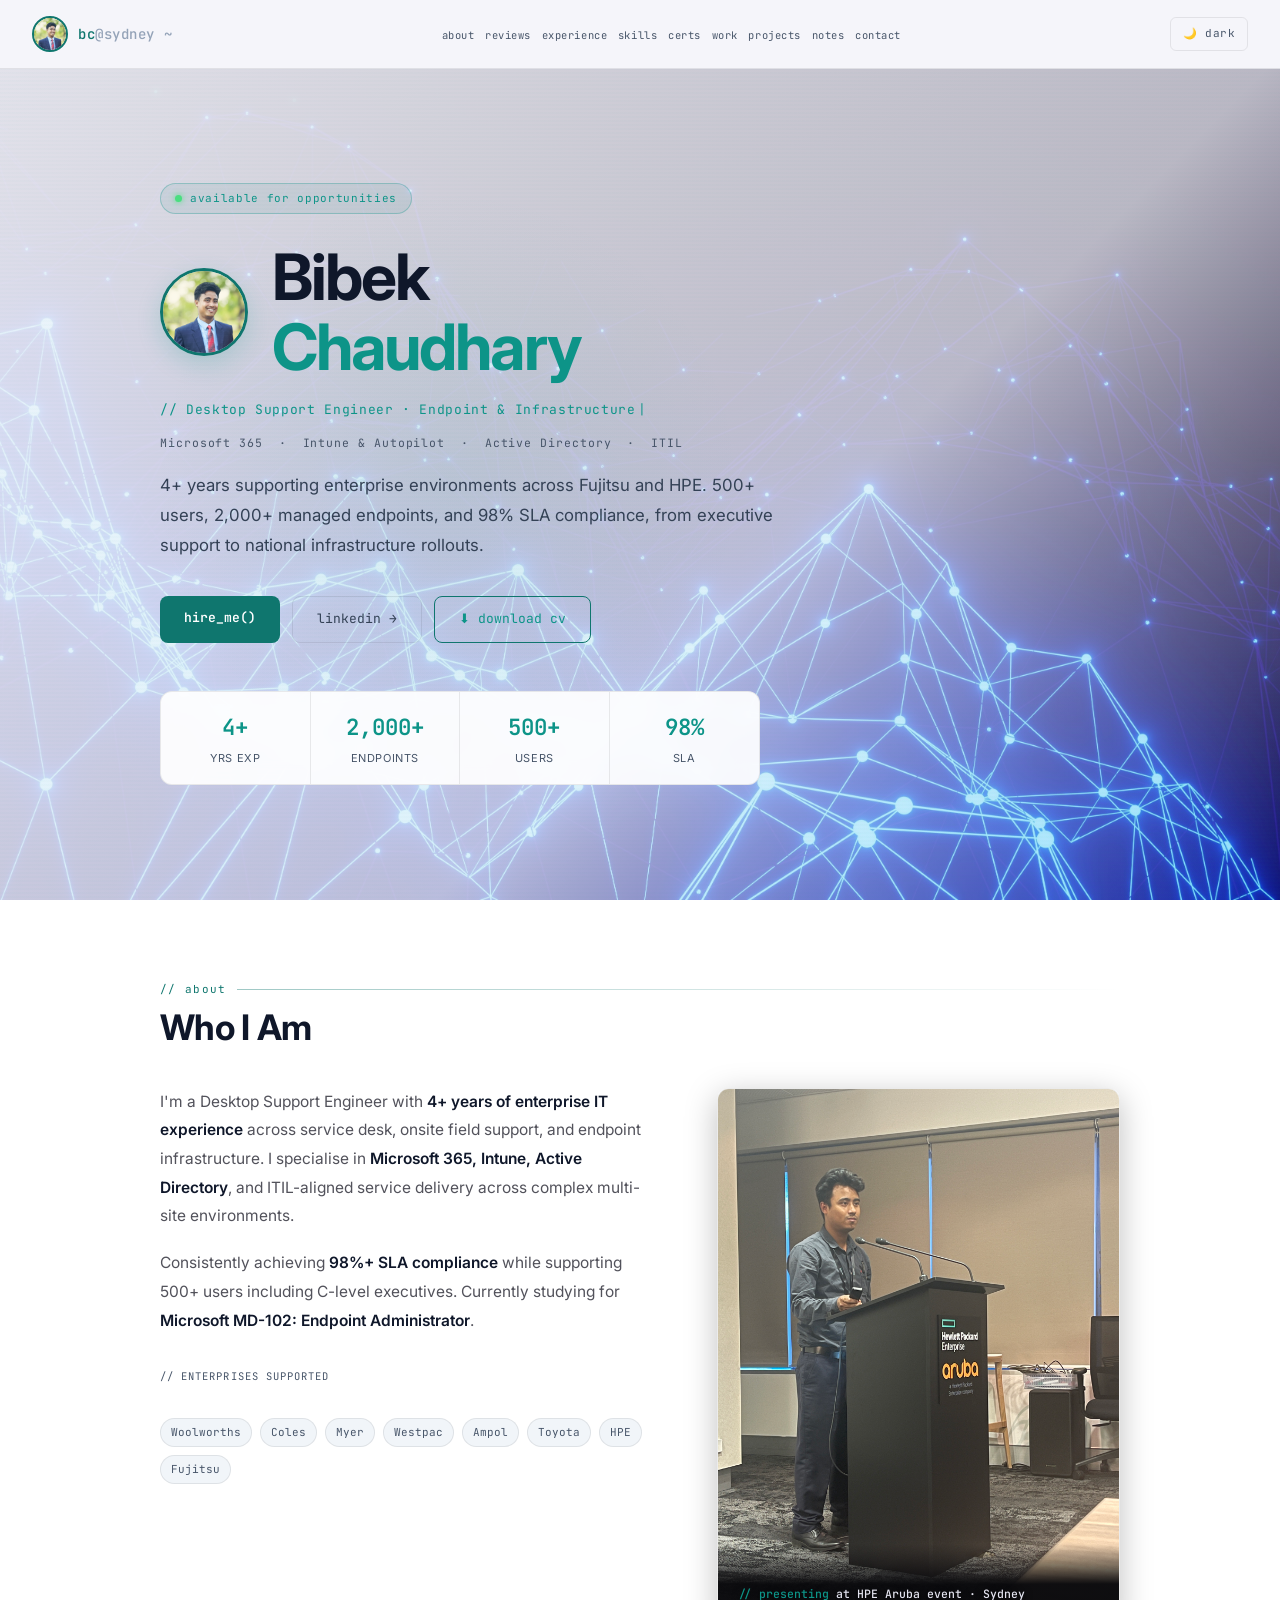
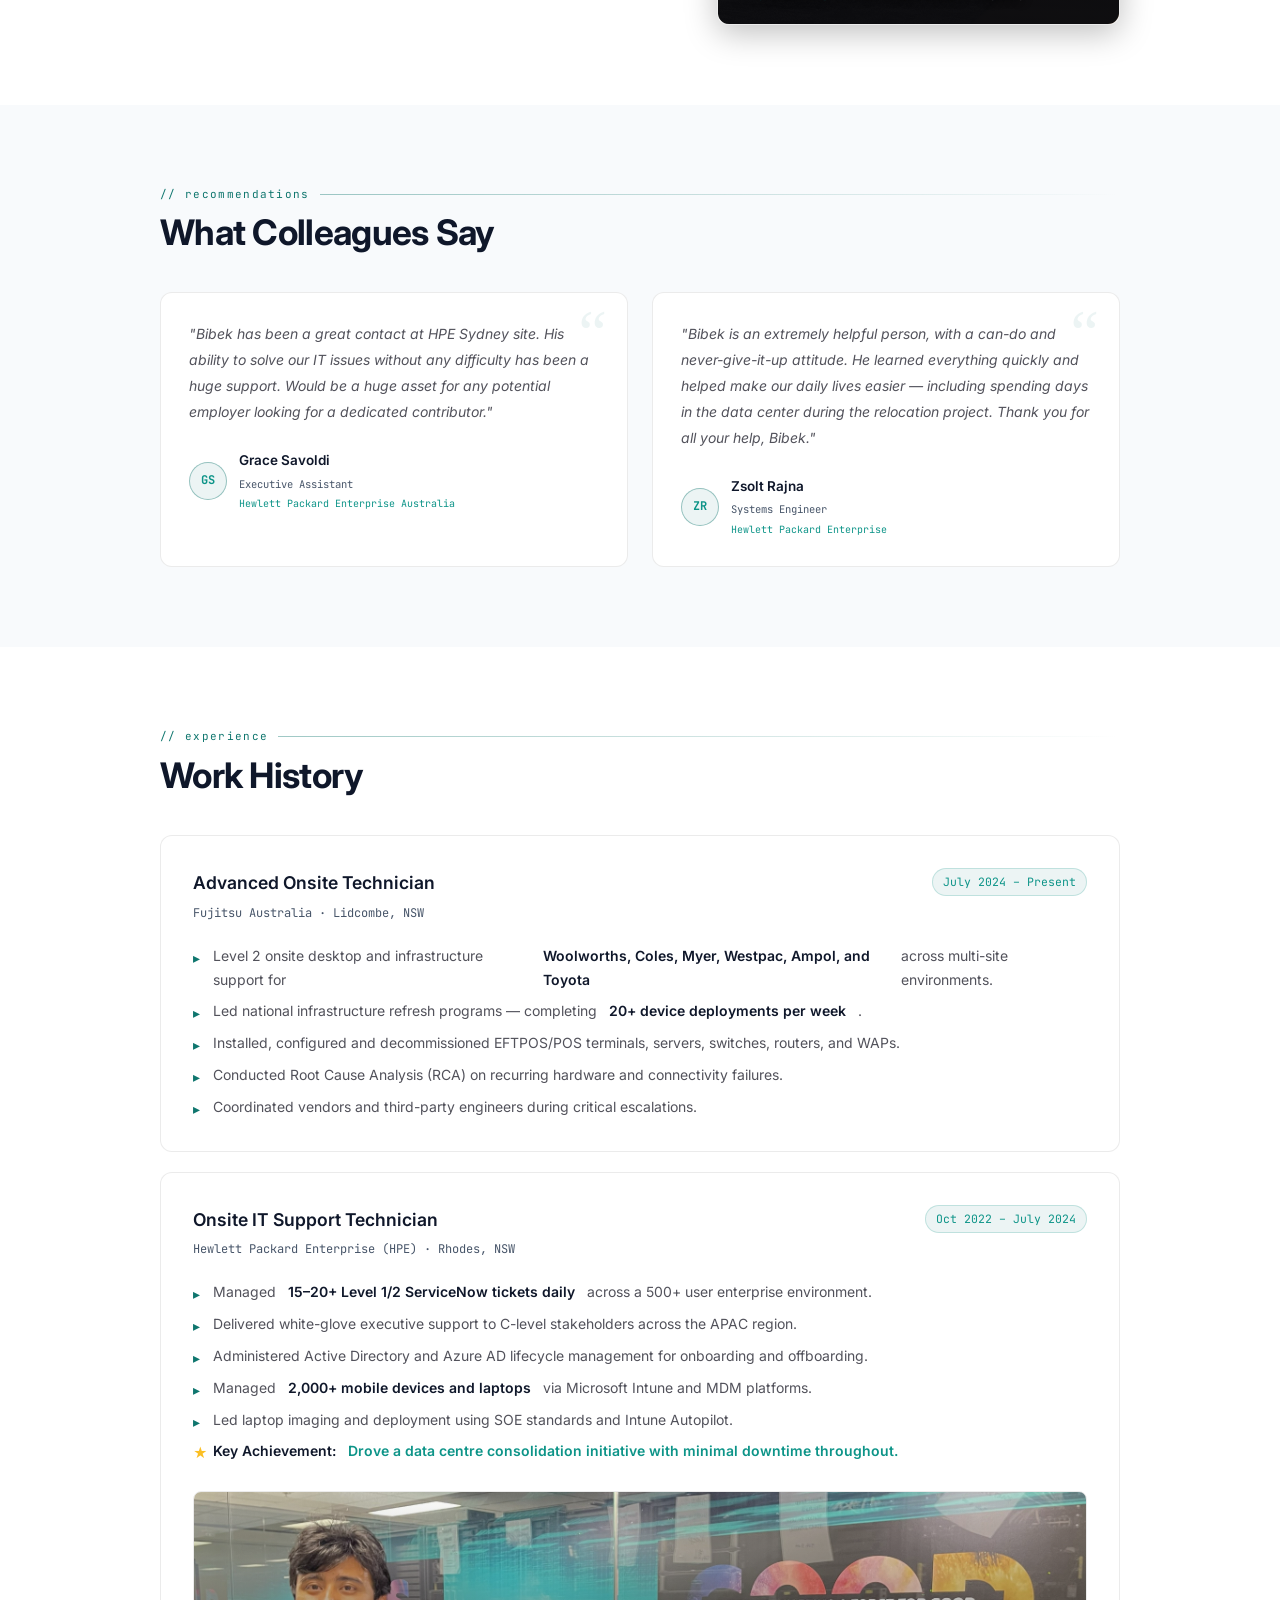
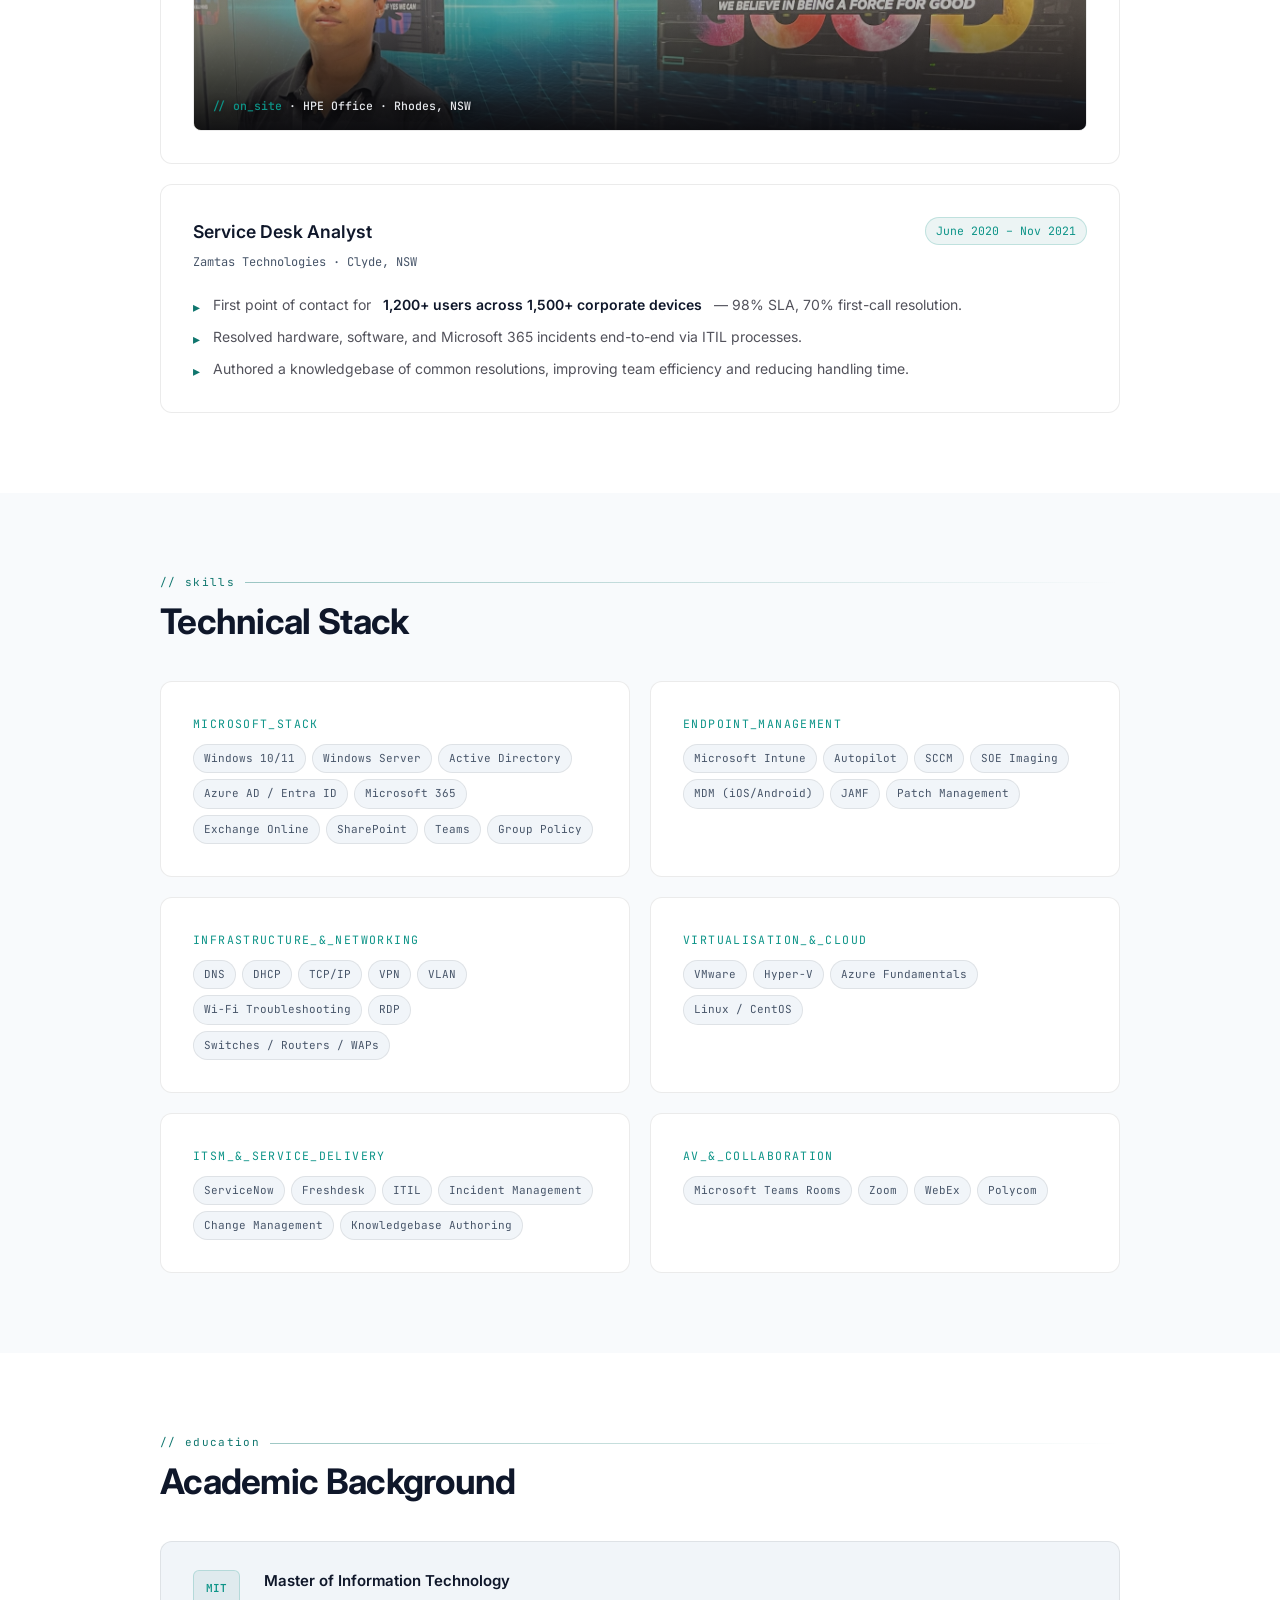
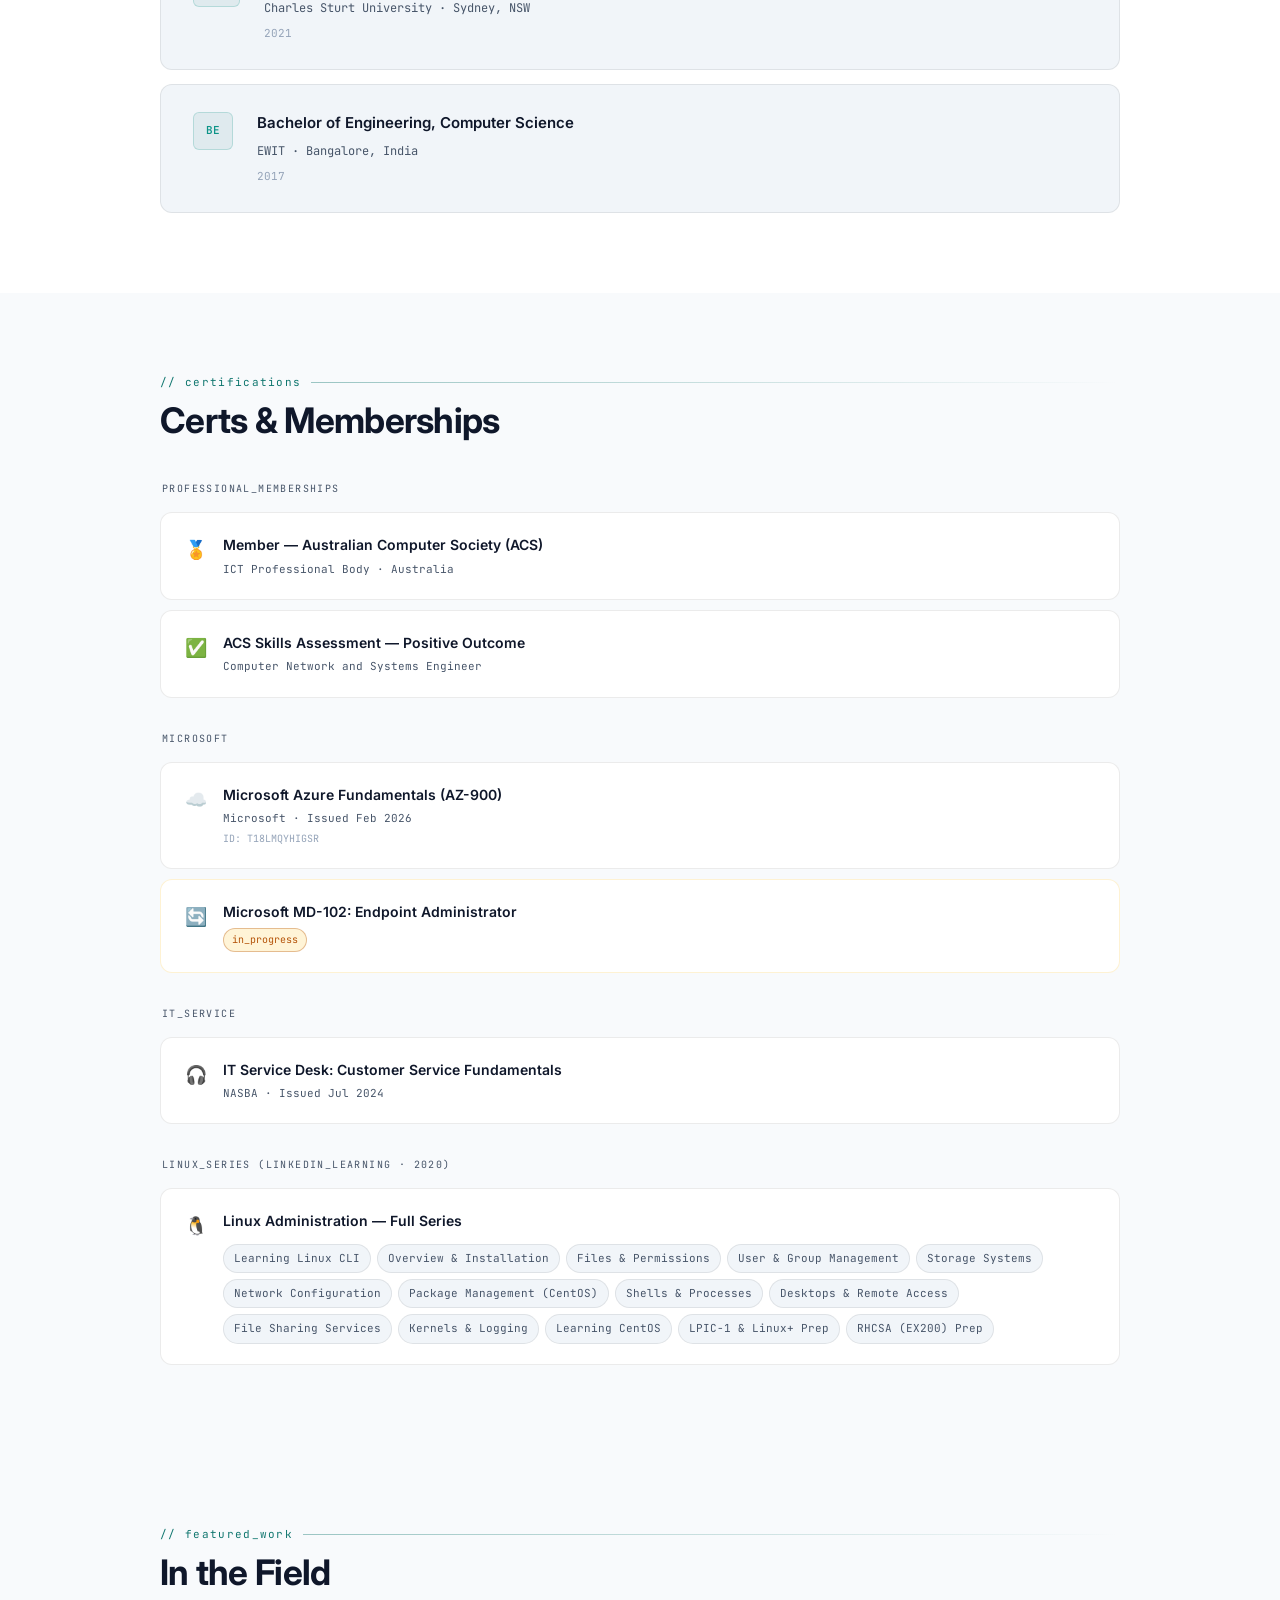
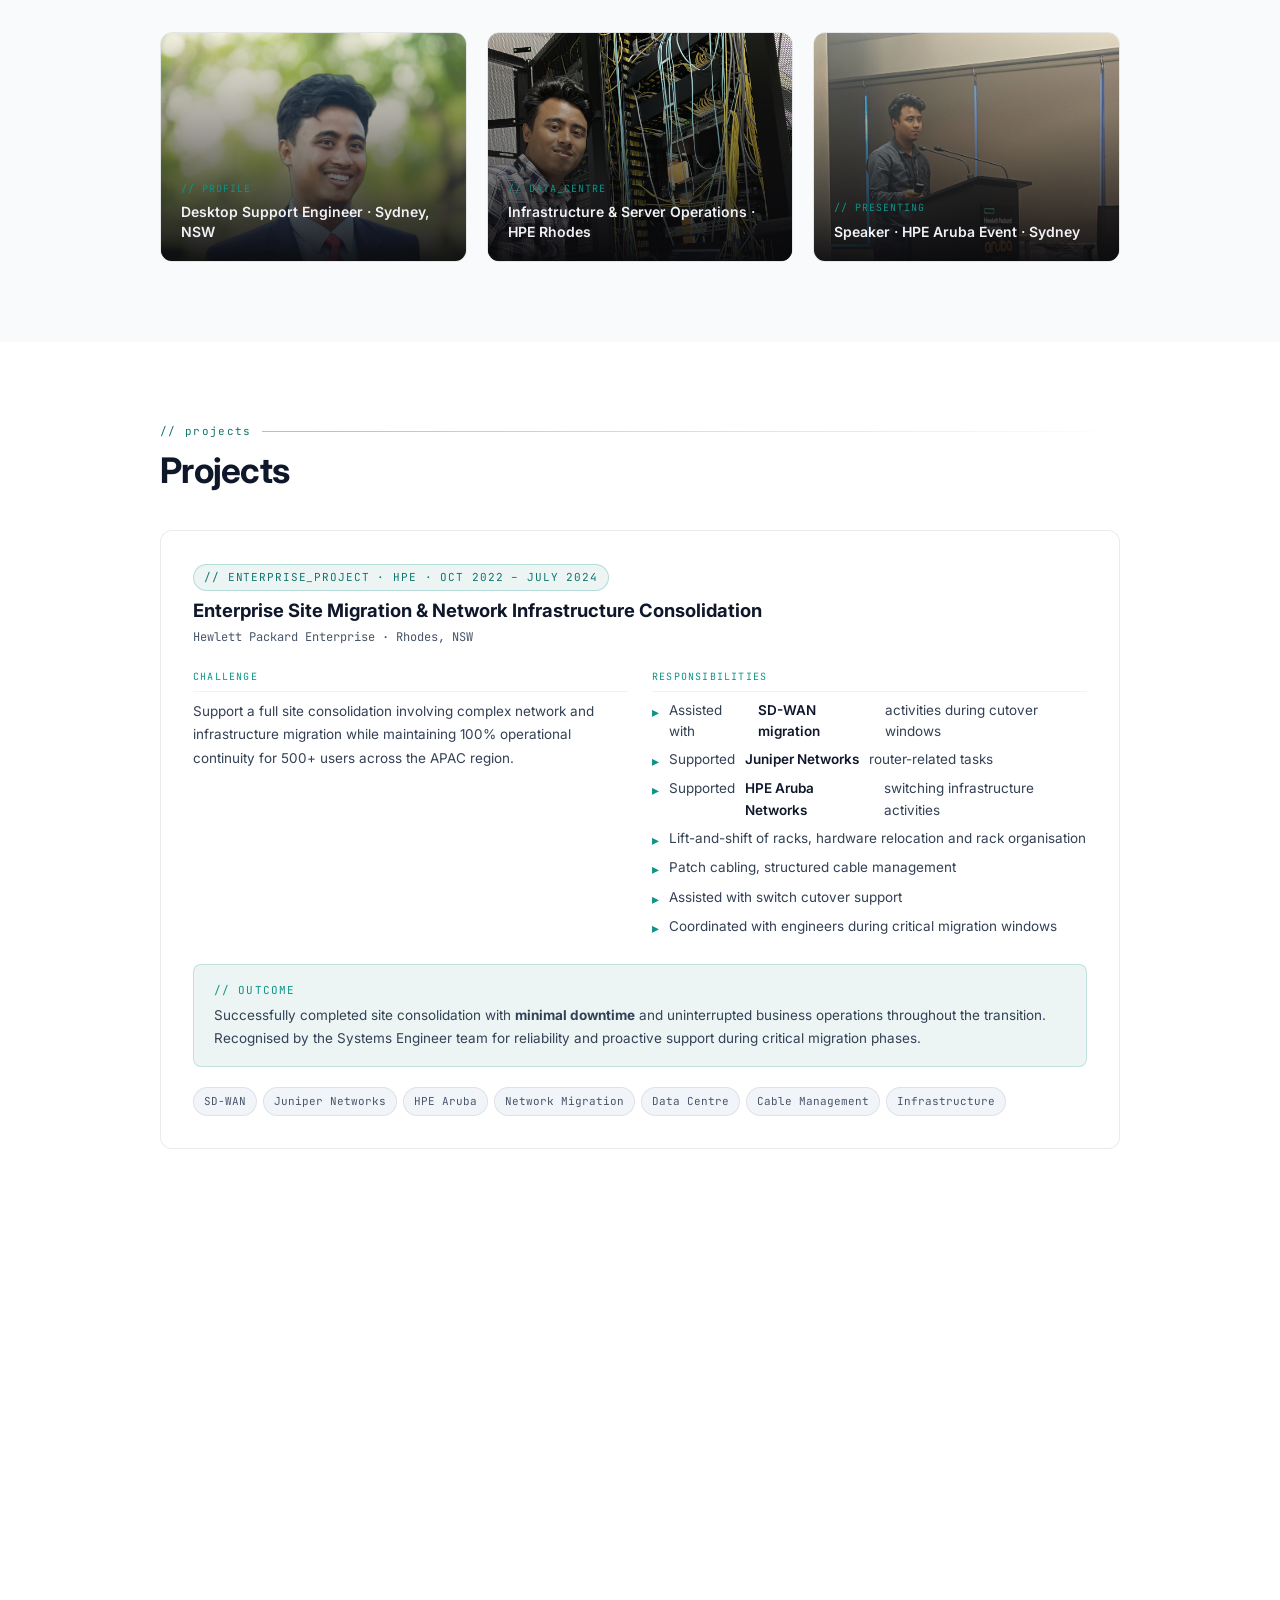
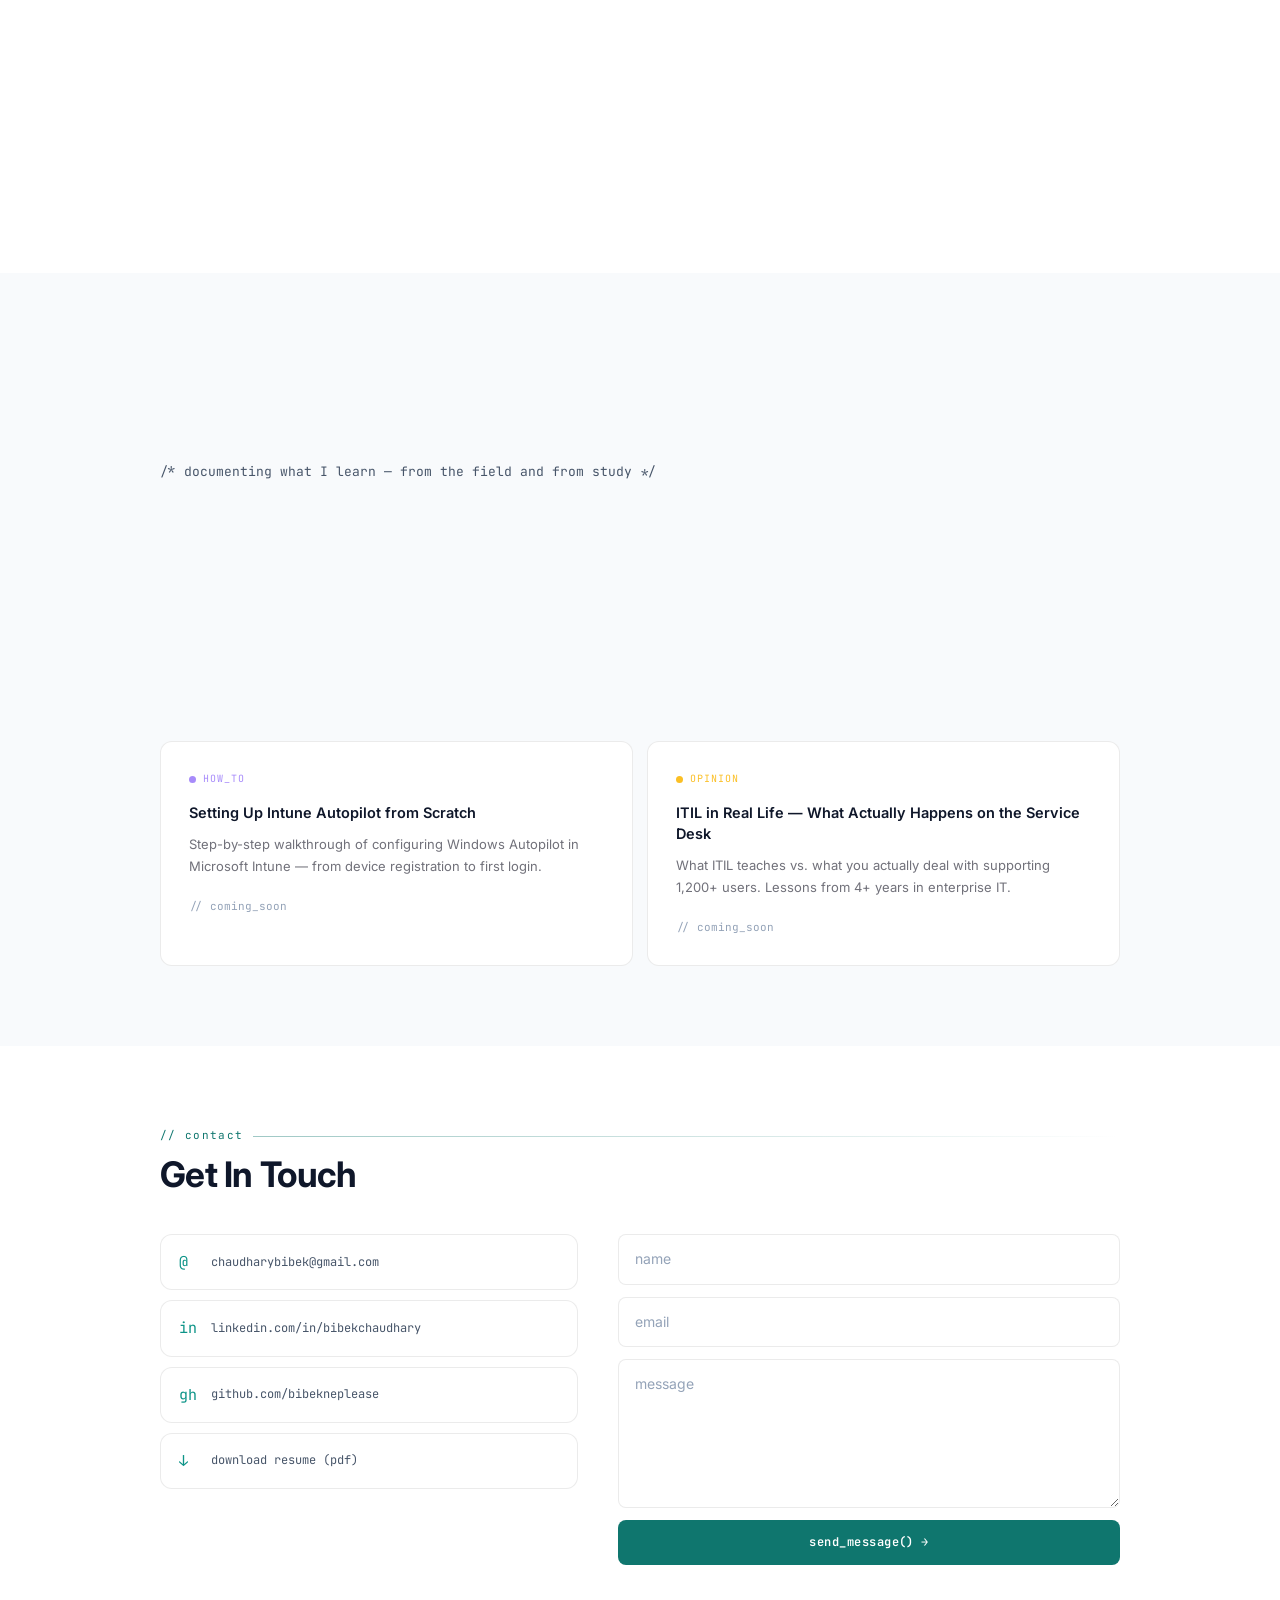
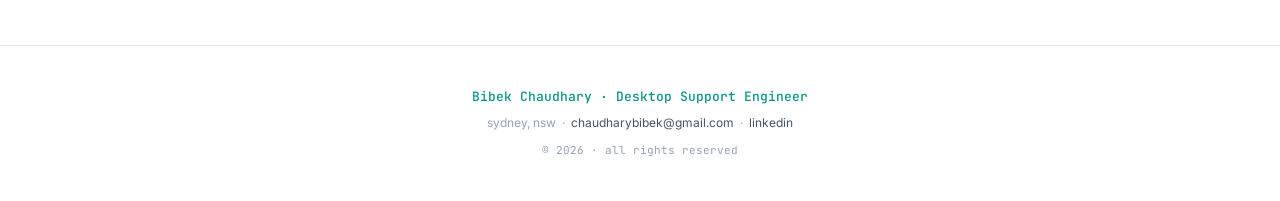
<file: index (3).html>
<!DOCTYPE html>
<html lang="en">
<head>
    <meta charset="UTF-8">
    <meta name="viewport" content="width=device-width, initial-scale=1.0">
    <meta name="theme-color" content="#ffffff">

    <meta name="description" content="Bibek Chaudhary – Desktop Support Engineer & IT Infrastructure Specialist with 4+ years enterprise experience in Sydney, Australia.">
    <meta name="author" content="Bibek Chaudhary">

    <meta property="og:title" content="Bibek Chaudhary | Desktop Support Engineer">
    <meta property="og:description" content="4+ years enterprise IT experience across Fujitsu, HPE and more. Based in Sydney, NSW.">
    <meta property="og:image" content="https://www.chaudharybibek.com.np/assets/images/profile-pic.png">
    <meta property="og:url" content="https://www.chaudharybibek.com.np">
    <meta property="og:type" content="website">

    <meta name="twitter:card" content="summary_large_image">
    <meta name="twitter:title" content="Bibek Chaudhary | Desktop Support Engineer">
    <meta name="twitter:description" content="4+ years enterprise IT experience across Fujitsu, HPE and more. Based in Sydney, NSW.">
    <meta name="twitter:image" content="https://www.chaudharybibek.com.np/assets/images/profile-pic.png">

    <title>Bibek Chaudhary | Desktop Support Engineer</title>

    <link rel="icon" href="data:image/svg+xml,<svg xmlns='http://www.w3.org/2000/svg' viewBox='0 0 100 100'><rect width='100' height='100' rx='4' fill='%230f766e'/><text y='.9em' font-size='52' font-family='monospace' font-weight='bold' fill='white' x='50%' text-anchor='middle' dy='28'>BC</text></svg>">

    <!-- Google Fonts -->
    <link href="https://fonts.googleapis.com/css2?family=JetBrains+Mono:wght@400;500&family=Inter:wght@300;400;500;600;700&display=swap" rel="stylesheet">

    <!-- Original stylesheet -->
    <link rel="stylesheet" href="styles/custom.css">

    <style>
:root {
        
            --bg: #0a0a0d;
            --bg2: #10101a;
            --bg3: #16161f;
            --bg4: #1c1c28;
            --border: rgba(255,255,255,0.07);
            --border-hover: rgba(13,148,136,0.45);
            --indigo: #6366f1;
            --indigo-bright: #818cf8;
            --indigo-dim: rgba(13,148,136,0.12);
            --text: #f0f0f5;
            --text-muted: #71717a;
            --text-soft: #a1a1aa;
            --text-dim: #3f3f46;
            --mono: 'JetBrains Mono', monospace;
            --sans: 'Inter', sans-serif;
            --radius: 10px;
            --transition: 0.25s ease;
        }
        body.light {
            --bg: #f5f5fa; --bg2: #ffffff; --bg3: #ededf5; --bg4: #e8e8f0;
            --border: rgba(0,0,0,0.07); --border-hover: rgba(13,148,136,0.4);
            --indigo: #4f46e5; --indigo-bright: #6366f1; --indigo-dim: rgba(79,70,229,0.07);
            --text: #0a0a0f; --text-muted: #6b7280; --text-soft: #52525b; --text-dim: #d4d4d8;
        }
        body.light header { background: rgba(245,245,250,0.92); }
        body.light .hero-bg-overlay { background: linear-gradient(135deg, rgba(245,245,250,0.92) 0%, rgba(245,245,250,0.75) 60%, rgba(79,70,229,0.06) 100%); }
        body.light .hero-stats { background: rgba(255,255,255,0.92); }
        body.light input, body.light textarea { background: #fff; }
        body.light .job-list li, body.light .about-text { color: #52525b; }
        body.light .project-col-text { color: #52525b; }
        body.light .note-desc { color: #71717a; }
        body.light #mobile-menu { background: #fff; }
        body.light .photo-strip-label { color: #e5e7eb; }
        body.light .rec-text { color: #52525b; }


        /* TEAL ACCENT OVERRIDE */
        :root {
            --indigo: #0d9488;
            --indigo-bright: #2dd4bf;
            --indigo-dim: rgba(13,148,136,0.12);
            --border-hover: rgba(13,148,136,0.45);
            --teal: #0d9488;
        }
        body.light {
            --indigo: #0f766e;
            --indigo-bright: #0d9488;
            --indigo-dim: rgba(15,118,110,0.08);
            --border-hover: rgba(15,118,110,0.4);
            --teal: #0f766e;
        }
        .theme-toggle { background: none; border: 1px solid var(--border); color: var(--text-muted); cursor: pointer; border-radius: 6px; padding: 6px 12px; font-family: var(--mono); font-size: 11px; display: flex; align-items: center; gap: 6px; transition: all var(--transition); letter-spacing: 0.04em; white-space: nowrap; }
        .theme-toggle:hover { border-color: var(--indigo); color: var(--indigo); }

        *, *::before, *::after { box-sizing: border-box; margin: 0; padding: 0; }
        html { scroll-behavior: smooth; }
        body { background: var(--bg); color: var(--text); font-family: var(--sans); font-size: 15px; line-height: 1.75; }
        ::-webkit-scrollbar { width: 4px; }
        ::-webkit-scrollbar-track { background: var(--bg); }
        ::-webkit-scrollbar-thumb { background: var(--indigo); border-radius: 2px; }

        /* NAV */
        header { position: fixed; top: 0; left: 0; right: 0; z-index: 100; background: rgba(10,10,13,0.88); backdrop-filter: blur(16px); border-bottom: 1px solid var(--border); }
        .nav-inner { max-width: 1100px; margin: 0 auto; padding: 0 2rem; height: 66px; display: flex; align-items: center; justify-content: space-between; gap: 1rem; }
        .logo-wrap { display: flex; align-items: center; gap: 10px; text-decoration: none; }
        .logo-avatar { width: 38px; height: 38px; border-radius: 50%; object-fit: cover; object-position: top center; border: 2px solid var(--indigo); }
        .logo-text { font-family: var(--mono); font-size: 15px; color: var(--indigo); letter-spacing: 0.04em; font-weight: 500; }
        .logo-text span { color: var(--text-muted); }
        nav ul { list-style: none; display: flex; gap: 1.75rem; }
        nav a { font-family: var(--mono); font-size: 13px; color: var(--text-muted); text-decoration: none; letter-spacing: 0.05em; transition: color var(--transition); padding: 4px 0; position: relative; }
        nav a:hover { color: var(--indigo-bright); }
        nav a::after { content: ''; position: absolute; bottom: -2px; left: 0; width: 0; height: 1.5px; background: var(--indigo-bright); transition: width var(--transition); }
        nav a:hover::after { width: 100%; }
        .nav-right { display: flex; align-items: center; gap: 10px; }
        #mobile-toggle { display: none; background: none; border: none; cursor: pointer; color: var(--text-muted); padding: 4px; }
        #mobile-menu { display: none; flex-direction: column; background: var(--bg2); border-bottom: 1px solid var(--border); padding: 1.25rem 2rem; gap: 1rem; }
        #mobile-menu a { font-family: var(--mono); font-size: 12px; color: var(--text-muted); text-decoration: none; padding: 4px 0; border-bottom: 1px solid var(--border); }
        #mobile-menu.open { display: flex; }
        @media (max-width: 820px) { nav { display: none; } #mobile-toggle { display: block; } }

        /* SECTIONS */
        section { padding: 6rem 2rem; }
        .container { max-width: 920px; margin: 0 auto; }
        .section-label { font-family: var(--mono); font-size: 11px; color: var(--indigo); letter-spacing: 0.14em; text-transform: uppercase; margin-bottom: 0.6rem; display: flex; align-items: center; gap: 10px; }
        .section-label::after { content: ''; flex: 1; height: 1px; background: linear-gradient(to right, var(--border-hover), transparent); }
        h2 { font-size: 2.4rem; font-weight: 700; color: var(--text); margin-bottom: 3rem; letter-spacing: -0.02em; line-height: 1.15; }

        /* HERO */
        #hero { min-height: 100vh; display: flex; align-items: center; padding-top: 60px; position: relative; overflow: hidden; }
        .hero-bg { position: absolute; inset: 0; background-image: url('assets/images/conny-schneider-xuTJZ7uD7PI-unsplash.jpg'); background-size: cover; background-position: center 30%; }
        .hero-bg-overlay { position: absolute; inset: 0; background: linear-gradient(135deg, rgba(10,10,13,0.96) 0%, rgba(10,10,13,0.88) 55%, rgba(13,148,136,0.10) 100%); }
        #hero-canvas { position: absolute; inset: 0; z-index: 0; opacity: 0.55; }
        .hero-glow { position: absolute; width: 600px; height: 600px; background: radial-gradient(circle, rgba(13,148,136,0.07) 0%, transparent 70%); top: 50%; left: 35%; transform: translate(-50%,-50%); pointer-events: none; }
        .hero-content { position: relative; z-index: 1; max-width: 920px; margin: 0 auto; width: 100%; }
        .hero-tag { display: inline-flex; align-items: center; gap: 8px; font-family: var(--mono); font-size: 11px; color: var(--indigo-bright); background: var(--indigo-dim); border: 1px solid rgba(13,148,136,0.25); padding: 5px 14px; border-radius: 20px; margin-bottom: 2rem; letter-spacing: 0.06em; }
        .hero-tag::before { content: ''; width: 7px; height: 7px; border-radius: 50%; background: #4ade80; animation: blink 1.5s infinite; box-shadow: 0 0 6px #4ade80; }
        @keyframes blink { 0%,100%{opacity:1;} 50%{opacity:0.3;} }
        .hero-name-row { display: flex; align-items: center; gap: 1.75rem; margin-bottom: 1.25rem; flex-wrap: wrap; }
        .hero-profile-pic { width: 96px; height: 96px; border-radius: 50%; object-fit: cover; object-position: top center; border: 3px solid var(--indigo); box-shadow: 0 0 0 6px rgba(13,148,136,0.12), 0 8px 32px rgba(0,0,0,0.5); flex-shrink: 0; }
        h1 { font-size: clamp(2.8rem,6vw,5rem); font-weight: 700; line-height: 1.05; color: var(--text); letter-spacing: -0.03em; }
        h1 em { color: var(--indigo-bright); font-style: normal; }
        .hero-role { font-family: var(--mono); font-size: 13px; color: var(--indigo-bright); letter-spacing: 0.08em; margin-bottom: 1rem; }
        .hero-sub { font-size: 1.05rem; color: var(--text-soft); max-width: 500px; margin-bottom: 2.5rem; font-weight: 400; line-height: 1.8; }
        .hero-btns { display: flex; flex-wrap: wrap; gap: 12px; margin-bottom: 3.5rem; }
        .btn-primary { background: var(--indigo); color: white; padding: 11px 28px; border-radius: 6px; text-decoration: none; font-size: 13px; font-weight: 600; transition: all var(--transition); font-family: var(--mono); }
        .btn-primary:hover { background: #0f766e; transform: translateY(-2px); box-shadow: 0 8px 24px rgba(13,148,136,0.3); }
        .btn-ghost { background: transparent; color: var(--text-soft); padding: 11px 28px; border-radius: 6px; text-decoration: none; font-size: 13px; border: 1px solid var(--border); transition: all var(--transition); font-family: var(--mono); }
        .btn-ghost:hover { border-color: var(--indigo); color: var(--indigo-bright); transform: translateY(-2px); }
        .btn-cv { background: transparent; color: var(--indigo-bright); padding: 11px 28px; border-radius: 6px; text-decoration: none; font-size: 13px; border: 1px solid var(--indigo); transition: all var(--transition); font-family: var(--mono); }
        .btn-cv:hover { background: var(--indigo-dim); transform: translateY(-2px); box-shadow: 0 8px 24px rgba(13,148,136,0.15); }
        .hero-stats { display: flex; flex-wrap: wrap; border: 1px solid var(--border); border-radius: var(--radius); overflow: hidden; max-width: 500px; background: rgba(10,10,13,0.7); backdrop-filter: blur(10px); }
        .stat { flex: 1; min-width: 110px; padding: 18px 22px; border-right: 1px solid var(--border); transition: background var(--transition); }
        .stat:last-child { border-right: none; }
        .stat:hover { background: var(--indigo-dim); }
        .stat-val { font-family: var(--mono); font-size: 1.5rem; color: var(--indigo-bright); font-weight: 600; }
        .stat-lbl { font-size: 10px; color: var(--text-muted); letter-spacing: 0.08em; margin-top: 2px; text-transform: uppercase; }

        /* ABOUT */
        #about { background: var(--bg2); }
        .about-grid { display: grid; grid-template-columns: 1.1fr 0.9fr; gap: 4rem; align-items: start; }
        @media (max-width: 680px) { .about-grid { grid-template-columns: 1fr; gap: 2rem; } }
        .about-text { font-size: 15.5px; color: var(--text-soft); line-height: 1.9; }
        .about-text strong { color: var(--text); font-weight: 600; }
        .about-text p + p { margin-top: 1rem; }
        .about-photo-card { position: relative; border-radius: var(--radius); overflow: hidden; border: 1px solid var(--border); box-shadow: 0 8px 32px rgba(0,0,0,0.25); transition: transform var(--transition), box-shadow var(--transition); }
        .about-photo-card:hover { transform: translateY(-4px); box-shadow: 0 16px 48px rgba(13,148,136,0.15); }
        .about-photo-card img { width: 100%; height: auto; object-fit: contain; display: block; }
        .about-photo-caption { position: absolute; bottom: 0; left: 0; right: 0; background: linear-gradient(transparent, rgba(10,10,13,0.98) 50%); padding: 2.5rem 1.25rem 1.25rem; }
        .about-photo-caption p { font-family: var(--mono); font-size: 11.5px; color: #e4e4f0; text-shadow: 0 2px 8px rgba(0,0,0,1); font-weight: 500; }
        .about-photo-caption span { color: var(--indigo-bright); }
        .client-grid { display: flex; flex-wrap: wrap; gap: 8px; margin-top: 2rem; }
        .client-chip { font-family: var(--mono); font-size: 11px; color: var(--text-muted); border: 1px solid var(--border); padding: 5px 12px; border-radius: 20px; transition: all var(--transition); cursor: default; }
        .client-chip:hover { border-color: var(--indigo); color: var(--indigo-bright); background: var(--indigo-dim); }

        /* RECOMMENDATIONS */
        #recommendations { background: var(--bg); }
        .rec-grid { display: grid; grid-template-columns: 1fr 1fr; gap: 1.5rem; }
        @media (max-width: 680px) { .rec-grid { grid-template-columns: 1fr; } }
        .rec-card { background: var(--bg2); border: 1px solid var(--border); border-radius: var(--radius); padding: 1.75rem; transition: all var(--transition); position: relative; overflow: hidden; }
        .rec-card:hover { border-color: var(--border-hover); transform: translateY(-3px); box-shadow: 0 12px 36px rgba(13,148,136,0.1); }
        .rec-card::before { content: '\201C'; position: absolute; top: 0.5rem; right: 1.25rem; font-size: 4rem; color: var(--indigo-dim); font-family: Georgia, serif; line-height: 1; pointer-events: none; }
        .rec-text { font-size: 14px; color: var(--text-soft); line-height: 1.85; margin-bottom: 1.5rem; font-style: italic; }
        .rec-author { display: flex; align-items: center; gap: 12px; }
        .rec-avatar { width: 38px; height: 38px; border-radius: 50%; background: var(--indigo-dim); border: 1px solid var(--border-hover); display: flex; align-items: center; justify-content: center; font-family: var(--mono); font-size: 12px; color: var(--indigo-bright); font-weight: 700; flex-shrink: 0; }
        .rec-name { font-size: 13.5px; font-weight: 600; color: var(--text); }
        .rec-role { font-family: var(--mono); font-size: 10.5px; color: var(--text-muted); margin-top: 2px; }
        .rec-company { font-family: var(--mono); font-size: 10px; color: var(--indigo-bright); margin-top: 2px; }

        /* EXPERIENCE */
        #experience { background: var(--bg2); }
        .timeline { display: flex; flex-direction: column; gap: 16px; }
        .job { background: var(--bg3); border: 1px solid var(--border); border-radius: var(--radius); padding: 2.25rem 2.5rem; transition: all var(--transition); }
        .job:hover { border-color: var(--border-hover); box-shadow: 0 8px 32px rgba(13,148,136,0.08); transform: translateY(-2px); }
        .job-header { display: flex; flex-wrap: wrap; justify-content: space-between; align-items: flex-start; gap: 10px; margin-bottom: 6px; }
        .job-title { font-size: 1.05rem; font-weight: 600; color: var(--text); }
        .job-date { font-family: var(--mono); font-size: 11px; color: var(--indigo-bright); background: var(--indigo-dim); padding: 4px 12px; border-radius: 20px; white-space: nowrap; border: 1px solid rgba(13,148,136,0.2); }
        .job-company { font-family: var(--mono); font-size: 12px; color: var(--text-muted); margin-bottom: 1.25rem; }
        .job-list { list-style: none; display: flex; flex-direction: column; gap: 8px; }
        .job-list li { font-size: 14px; color: var(--text-soft); display: flex; gap: 12px; line-height: 1.7; }
        .job-list li::before { content: '▸'; color: var(--indigo); flex-shrink: 0; margin-top: 2px; }
        .job-list li strong { color: var(--text); font-weight: 600; }
        .achievement { color: #fbbf24 !important; }
        .achievement::before { content: '★' !important; color: #fbbf24 !important; }
        .photo-strip { margin-top: 1.75rem; border-radius: 8px; overflow: hidden; border: 1px solid var(--border); position: relative; height: 240px; }
        .photo-strip img { width: 100%; height: 100%; object-fit: cover; object-position: center 25%; display: block; transition: transform 0.6s ease; }
        .photo-strip:hover img { transform: scale(1.03); }
        .photo-strip-overlay { position: absolute; inset: 0; background: linear-gradient(to top, rgba(10,10,13,0.95) 0%, rgba(10,10,13,0.3) 50%, transparent 100%); }
        .photo-strip-label { position: absolute; bottom: 14px; left: 18px; font-family: var(--mono); font-size: 11.5px; color: #e4e4f0; text-shadow: 0 2px 10px rgba(0,0,0,1); font-weight: 500; }
        .photo-strip-label span { color: var(--indigo-bright); }

        /* SKILLS */
        #skills { background: var(--bg); }
        .skill-groups { display: flex; flex-direction: column; gap: 1rem; }
        .skill-group { background: var(--bg2); border: 1px solid var(--border); border-radius: var(--radius); padding: 1.5rem 1.75rem; transition: border-color var(--transition); }
        .skill-group:hover { border-color: var(--border-hover); }
        .skill-group-label { font-family: var(--mono); font-size: 10.5px; color: var(--indigo-bright); letter-spacing: 0.12em; text-transform: uppercase; margin-bottom: 12px; }
        .tags { display: flex; flex-wrap: wrap; gap: 7px; }
        .tag { font-family: var(--mono); font-size: 11px; color: var(--text-muted); border: 1px solid var(--border); padding: 5px 13px; border-radius: 20px; transition: all var(--transition); cursor: default; }
        .tag:hover { background: var(--indigo-dim); border-color: var(--indigo); color: var(--indigo-bright); }

        /* EDUCATION */
        #education { background: var(--bg2); }
        .edu-cards { display: flex; flex-direction: column; gap: 14px; }
        .edu-card { background: var(--bg3); border: 1px solid var(--border); border-radius: var(--radius); padding: 1.6rem 2rem; display: flex; align-items: flex-start; gap: 1.5rem; transition: all var(--transition); }
        .edu-card:hover { border-color: var(--border-hover); transform: translateY(-2px); box-shadow: 0 8px 24px rgba(13,148,136,0.08); }
        .edu-icon { font-family: var(--mono); font-size: 11px; color: var(--indigo-bright); background: var(--indigo-dim); padding: 8px 12px; border-radius: 6px; white-space: nowrap; margin-top: 2px; border: 1px solid rgba(13,148,136,0.2); font-weight: 600; }
        .edu-deg { font-size: 15px; font-weight: 600; color: var(--text); }
        .edu-school { font-family: var(--mono); font-size: 12px; color: var(--text-muted); margin-top: 4px; }
        .edu-year { font-family: var(--mono); font-size: 11px; color: var(--text-dim); margin-top: 5px; }

        /* CERTIFICATIONS */
        #certifications { background: var(--bg); }
        .cert-group-lbl { font-family: var(--mono); font-size: 10px; color: var(--text-muted); letter-spacing: 0.14em; text-transform: uppercase; margin: 2rem 0 0.9rem; padding-left: 2px; }
        .cert-group-lbl:first-of-type { margin-top: 0; }
        .certs { display: flex; flex-direction: column; gap: 10px; }
        .cert { background: var(--bg2); border: 1px solid var(--border); border-radius: var(--radius); padding: 1.1rem 1.6rem; display: flex; align-items: flex-start; gap: 1rem; transition: all var(--transition); }
        .cert:hover { border-color: var(--border-hover); transform: translateX(4px); }
        .cert-ico { font-size: 18px; margin-top: 1px; flex-shrink: 0; }
        .cert-name { font-size: 14px; font-weight: 600; color: var(--text); }
        .cert-meta { font-family: var(--mono); font-size: 11px; color: var(--text-muted); margin-top: 3px; }
        .cert-id { font-family: var(--mono); font-size: 10px; color: var(--text-dim); margin-top: 2px; }
        .badge-inprogress { display: inline-block; font-family: var(--mono); font-size: 10px; color: #fbbf24; background: rgba(251,191,36,0.1); border: 1px solid rgba(251,191,36,0.25); padding: 2px 9px; border-radius: 20px; margin-top: 5px; }
        .linux-tags { display: flex; flex-wrap: wrap; gap: 6px; margin-top: 10px; }

        /* PROJECTS */
        #projects { background: var(--bg2); }
        .project-cards { display: flex; flex-direction: column; gap: 18px; }
        .project-card { background: var(--bg3); border: 1px solid var(--border); border-radius: var(--radius); padding: 2.25rem 2.5rem; transition: all var(--transition); }
        .project-card:hover { border-color: var(--border-hover); transform: translateY(-3px); box-shadow: 0 12px 36px rgba(13,148,136,0.1); }
        .project-header { display: flex; flex-wrap: wrap; justify-content: space-between; align-items: flex-start; gap: 10px; margin-bottom: 5px; }
        .project-title { font-size: 15px; font-weight: 600; color: var(--text); line-height: 1.4; }
        .project-date { font-family: var(--mono); font-size: 11px; color: var(--indigo-bright); background: var(--indigo-dim); padding: 4px 12px; border-radius: 20px; white-space: nowrap; border: 1px solid rgba(13,148,136,0.2); }
        .project-org { font-family: var(--mono); font-size: 12px; color: var(--text-muted); margin-bottom: 1.5rem; }
        .project-grid { display: grid; grid-template-columns: repeat(3,1fr); gap: 1.25rem; margin-bottom: 1.25rem; }
        @media (max-width: 580px) { .project-grid { grid-template-columns: 1fr; } }
        .project-col-label { font-family: var(--mono); font-size: 10px; color: var(--text-dim); letter-spacing: 0.1em; text-transform: uppercase; margin-bottom: 6px; }
        .project-col-text { font-size: 13.5px; color: var(--text-soft); line-height: 1.7; }
        .project-col-text strong { color: var(--text); font-weight: 600; }

        /* NOTES */
        #notes { background: var(--bg); }
        .notes-grid { display: grid; grid-template-columns: 1fr 1fr; gap: 14px; }
        @media (max-width: 580px) { .notes-grid { grid-template-columns: 1fr; } }
        .note-card { background: var(--bg2); border: 1px solid var(--border); border-radius: var(--radius); padding: 1.75rem; transition: all var(--transition); }
        .note-card:hover { border-color: var(--border-hover); transform: translateY(-3px); box-shadow: 0 10px 30px rgba(13,148,136,0.1); }
        .note-type { font-family: var(--mono); font-size: 10px; letter-spacing: 0.1em; margin-bottom: 0.9rem; display: flex; align-items: center; gap: 7px; text-transform: uppercase; }
        .note-dot { width: 7px; height: 7px; border-radius: 50%; flex-shrink: 0; }
        .note-title { font-size: 14.5px; font-weight: 600; color: var(--text); margin-bottom: 0.6rem; line-height: 1.45; }
        .note-desc { font-size: 13px; color: var(--text-muted); line-height: 1.7; }
        .note-coming { font-family: var(--mono); font-size: 11px; color: var(--text-dim); margin-top: 1.25rem; }

        /* CONTACT */
        #contact { background: var(--bg2); }
        .contact-layout { display: grid; grid-template-columns: 1fr 1.3fr; gap: 3.5rem; }
        @media (max-width: 640px) { .contact-layout { grid-template-columns: 1fr; } }
        .contact-links { display: flex; flex-direction: column; gap: 12px; }
        .contact-link { display: flex; align-items: center; gap: 14px; font-family: var(--mono); font-size: 12px; color: var(--text-muted); text-decoration: none; padding: 14px 18px; border: 1px solid var(--border); border-radius: var(--radius); transition: all var(--transition); }
        .contact-link:hover { border-color: var(--border-hover); color: var(--indigo-bright); background: var(--indigo-dim); transform: translateX(4px); }
        .contact-link-icon { color: var(--indigo-bright); font-size: 15px; width: 20px; flex-shrink: 0; }
        form { display: flex; flex-direction: column; gap: 12px; }
        input, textarea { background: var(--bg3); border: 1px solid var(--border); border-radius: 8px; padding: 12px 16px; color: var(--text); font-family: var(--sans); font-size: 13.5px; outline: none; transition: border-color var(--transition); resize: vertical; }
        input::placeholder, textarea::placeholder { color: var(--text-dim); }
        input:focus, textarea:focus { border-color: var(--border-hover); box-shadow: 0 0 0 3px rgba(13,148,136,0.08); }
        button[type=submit] { background: var(--indigo); color: white; border: none; padding: 13px 28px; border-radius: 8px; font-family: var(--mono); font-size: 12px; cursor: pointer; transition: all var(--transition); letter-spacing: 0.04em; font-weight: 600; }
        button[type=submit]:hover { background: #0f766e; transform: translateY(-2px); box-shadow: 0 8px 24px rgba(13,148,136,0.3); }

        /* FOOTER */
        footer { background: var(--bg); border-top: 1px solid var(--border); padding: 2.5rem 2rem; text-align: center; }
        .footer-inner { max-width: 920px; margin: 0 auto; }
        .footer-name { font-family: var(--mono); font-size: 13px; color: var(--indigo-bright); margin-bottom: 6px; font-weight: 500; }
        .footer-meta { font-size: 12px; color: var(--text-dim); }
        .footer-meta a { color: var(--text-muted); text-decoration: none; transition: color var(--transition); }
        .footer-meta a:hover { color: var(--indigo-bright); }

        /* SCROLL ANIMATIONS */
        .reveal { opacity: 0; transform: translateY(28px); transition: opacity 0.65s ease, transform 0.65s ease; }
        .reveal.visible { opacity: 1; transform: translateY(0); }
        .reveal-left { opacity: 0; transform: translateX(-28px); transition: opacity 0.65s ease, transform 0.65s ease; }
        .reveal-left.visible { opacity: 1; transform: translateX(0); }
        .reveal-right { opacity: 0; transform: translateX(28px); transition: opacity 0.65s ease, transform 0.65s ease; }
        .reveal-right.visible { opacity: 1; transform: translateX(0); }
        .reveal-scale { opacity: 0; transform: scale(0.94); transition: opacity 0.6s ease, transform 0.6s ease; }
        .reveal-scale.visible { opacity: 1; transform: scale(1); }
        .delay-100 { transition-delay: 0.1s; }
        .delay-200 { transition-delay: 0.2s; }
        .delay-300 { transition-delay: 0.3s; }
        .delay-400 { transition-delay: 0.4s; }

        @keyframes fadeUp { from{opacity:0;transform:translateY(22px);} to{opacity:1;transform:translateY(0);} }
        .hero-content > * { animation: fadeUp 0.7s ease both; }
        .hero-content > *:nth-child(1){animation-delay:0.05s;}
        .hero-content > *:nth-child(2){animation-delay:0.15s;}
        .hero-content > *:nth-child(3){animation-delay:0.25s;}
        .hero-content > *:nth-child(4){animation-delay:0.35s;}
        .hero-content > *:nth-child(5){animation-delay:0.45s;}
        .hero-content > *:nth-child(6){animation-delay:0.55s;}

        /* FLOATING PARTICLES */
        @keyframes float1 { 0%,100%{transform:translateY(0) translateX(0);} 33%{transform:translateY(-18px) translateX(8px);} 66%{transform:translateY(10px) translateX(-6px);} }
        @keyframes float2 { 0%,100%{transform:translateY(0) translateX(0);} 33%{transform:translateY(14px) translateX(-10px);} 66%{transform:translateY(-8px) translateX(12px);} }
        @keyframes float3 { 0%,100%{transform:translateY(0);} 50%{transform:translateY(-22px);} }

        /* GLITCH EFFECT on h1 */
        h1 { position: relative; }
        h1::before, h1::after {
            content: attr(data-text);
            position: absolute; top: 0; left: 0;
            width: 100%; height: 100%;
            pointer-events: none;
        }
        h1::before {
            color: #6366f1; clip-path: polygon(0 0, 100% 0, 100% 35%, 0 35%);
            transform: translateX(-3px);
            animation: glitch1 4s infinite linear;
            opacity: 0;
        }
        h1::after {
            color: #818cf8; clip-path: polygon(0 65%, 100% 65%, 100% 100%, 0 100%);
            transform: translateX(3px);
            animation: glitch2 4s infinite linear;
            opacity: 0;
        }
        @keyframes glitch1 {
            0%,89%,100%{opacity:0;transform:translateX(0);}
            90%{opacity:0.6;transform:translateX(-4px);}
            92%{opacity:0;transform:translateX(0);}
            94%{opacity:0.4;transform:translateX(3px);}
            96%{opacity:0;}
        }
        @keyframes glitch2 {
            0%,89%,100%{opacity:0;transform:translateX(0);}
            90%{opacity:0.5;transform:translateX(4px);}
            92%{opacity:0;transform:translateX(0);}
            94%{opacity:0.3;transform:translateX(-3px);}
            96%{opacity:0;}
        }

        /* TYPING CURSOR on hero-role */
        .hero-role::after {
            content: '|';
            color: var(--indigo-bright);
            animation: blink 1s infinite;
            margin-left: 2px;
            font-weight: 300;
        }

        /* SCAN LINE effect */
        #hero::after {
            content: '';
            position: absolute; inset: 0; z-index: 0;
            background: repeating-linear-gradient(
                0deg,
                transparent,
                transparent 2px,
                rgba(13,148,136,0.015) 2px,
                rgba(13,148,136,0.015) 4px
            );
            pointer-events: none;
        }

        /* PULSE ring on profile pic */
        .hero-profile-pic {
            animation: pulse-ring 3s ease-in-out infinite;
        }
        @keyframes pulse-ring {
            0%,100% { box-shadow: 0 0 0 6px rgba(13,148,136,0.12), 0 8px 32px rgba(0,0,0,0.5); }
            50% { box-shadow: 0 0 0 12px rgba(13,148,136,0.06), 0 0 40px rgba(13,148,136,0.2), 0 8px 32px rgba(0,0,0,0.5); }
        }

        /* STAT hover glow */
        .stat:hover .stat-val { text-shadow: 0 0 20px rgba(129,140,248,0.6); }

        /* HERO TAG shimmer */
        .hero-tag {
            background: linear-gradient(90deg, var(--indigo-dim), rgba(13,148,136,0.18), var(--indigo-dim));
            background-size: 200% 100%;
            animation: shimmer 3s infinite linear;
        }
        @keyframes shimmer { 0%{background-position:200% 0;} 100%{background-position:-200% 0;} }

        /* HERO SUB2 */
        .hero-sub2 { font-family: var(--mono); font-size: 11.5px; color: var(--text-muted); letter-spacing: 0.08em; margin-bottom: 1rem; margin-top: -0.5rem; }

        /* FEATURED WORK */
        #featured { background: var(--bg); }
        .featured-grid { display: grid; grid-template-columns: repeat(3, 1fr); gap: 1.25rem; }
        @media (max-width: 720px) { .featured-grid { grid-template-columns: 1fr; } }
        .featured-card { position: relative; border-radius: var(--radius); overflow: hidden; border: 1px solid var(--border); aspect-ratio: 4/3; transition: all var(--transition); cursor: default; }
        .featured-card:hover { border-color: var(--border-hover); transform: translateY(-4px); box-shadow: 0 16px 40px rgba(13,148,136,0.15); }
        .featured-card img { width: 100%; height: 100%; object-fit: cover; object-position: center top; display: block; transition: transform 0.6s ease; }
        .featured-card:hover img { transform: scale(1.06); }
        .featured-card-overlay { position: absolute; inset: 0; background: linear-gradient(to top, rgba(10,10,13,0.95) 0%, rgba(10,10,13,0.4) 55%, transparent 100%); }
        .featured-card-body { position: absolute; bottom: 0; left: 0; right: 0; padding: 1.25rem; }
        .featured-card-tag { font-family: var(--mono); font-size: 10px; color: var(--indigo-bright); letter-spacing: 0.1em; text-transform: uppercase; margin-bottom: 5px; }
        .featured-card-title { font-size: 14px; font-weight: 600; color: #f0f0f5; line-height: 1.4; }

        /* CASE STUDY PROJECT CARD */
        .case-study { background: var(--bg3); border: 1px solid var(--border); border-radius: var(--radius); padding: 2.25rem 2.5rem; margin-bottom: 18px; transition: all var(--transition); }
        .case-study:hover { border-color: var(--border-hover); transform: translateY(-3px); box-shadow: 0 12px 36px rgba(13,148,136,0.1); }
        .case-study-badge { display: inline-block; font-family: var(--mono); font-size: 10px; color: var(--indigo-bright); background: var(--indigo-dim); border: 1px solid rgba(13,148,136,0.25); padding: 3px 10px; border-radius: 20px; margin-bottom: 0.75rem; letter-spacing: 0.08em; text-transform: uppercase; }
        .case-study-title { font-size: 1.15rem; font-weight: 700; color: var(--text); margin-bottom: 0.4rem; line-height: 1.3; }
        .case-study-org { font-family: var(--mono); font-size: 12px; color: var(--text-muted); margin-bottom: 1.75rem; }
        .case-study-grid { display: grid; grid-template-columns: 1fr 1fr; gap: 1.5rem; margin-bottom: 1.5rem; }
        @media (max-width: 580px) { .case-study-grid { grid-template-columns: 1fr; } }
        .case-study-block-label { font-family: var(--mono); font-size: 10px; color: var(--indigo-bright); letter-spacing: 0.12em; text-transform: uppercase; margin-bottom: 8px; border-bottom: 1px solid var(--indigo-dim); padding-bottom: 5px; }
        .case-study-block-text { font-size: 13.5px; color: var(--text-soft); line-height: 1.75; }
        .case-study-list { list-style: none; display: flex; flex-direction: column; gap: 6px; }
        .case-study-list li { font-size: 13.5px; color: var(--text-soft); display: flex; gap: 10px; line-height: 1.6; }
        .case-study-list li::before { content: '▸'; color: var(--indigo-bright); flex-shrink: 0; margin-top: 2px; }
        .case-study-list li strong { color: var(--text); font-weight: 600; }
        .case-study-outcome { background: var(--indigo-dim); border: 1px solid rgba(13,148,136,0.2); border-radius: 8px; padding: 1rem 1.25rem; margin-top: 1.25rem; }
        .case-study-outcome-label { font-family: var(--mono); font-size: 10px; color: var(--indigo-bright); letter-spacing: 0.1em; text-transform: uppercase; margin-bottom: 5px; }
        .case-study-outcome-text { font-size: 13.5px; color: var(--text-soft); line-height: 1.7; }
    </style>
    <!-- Corporate theme -->
    <link rel="stylesheet" href="styles/corporate.css">
    <!-- Microsoft Clarity -->
    <script type="text/javascript">
        (function(c,l,a,r,i,t,y){
            c[a]=c[a]||function(){(c[a].q=c[a].q||[]).push(arguments)};
            t=l.createElement(r);t.async=1;t.src="https://www.clarity.ms/tag/"+i;
            y=l.getElementsByTagName(r)[0];y.parentNode.insertBefore(t,y);
        })(window, document, "clarity", "script", "wi849nsapm");
    </script>
</head>
<body class="light">

<!-- HEADER -->
<header>
    <div class="nav-inner">
        <a href="#hero" class="logo-wrap">
            <img src="assets/images/profile-pic.png" alt="Bibek Chaudhary" class="logo-avatar" onerror="this.style.display='none'">
            <span class="logo-text">bc<span>@sydney ~</span></span>
        </a>
        <nav>
            <ul>
                <li><a href="#about">about</a></li>
                <li><a href="#recommendations">reviews</a></li>
                <li><a href="#experience">experience</a></li>
                <li><a href="#skills">skills</a></li>
                <li><a href="#certifications">certs</a></li>
                <li><a href="#featured">work</a></li>
                <li><a href="#projects">projects</a></li>
                <li><a href="#notes">notes</a></li>
                <li><a href="#contact">contact</a></li>
            </ul>
        </nav>
        <div class="nav-right">
            <button class="theme-toggle" onclick="toggleTheme()" id="theme-btn">🌙 dark</button>
            <button id="mobile-toggle"
        type="button"
        aria-label="Open navigation menu"
        aria-expanded="false"
        aria-controls="mobile-menu">
                <svg width="22" height="22" fill="none" stroke="currentColor" viewBox="0 0 24 24"><path stroke-linecap="round" stroke-linejoin="round" stroke-width="2" d="M4 6h16M4 12h16M4 18h16"/></svg>
            </button>
        </div>
    </div>
    <div id="mobile-menu" aria-label="Mobile navigation">
        <a href="#about" onclick="document.getElementById('mobile-menu').classList.remove('open')">about</a>
        <a href="#recommendations" onclick="document.getElementById('mobile-menu').classList.remove('open')">reviews</a>
        <a href="#experience" onclick="document.getElementById('mobile-menu').classList.remove('open')">experience</a>
        <a href="#skills" onclick="document.getElementById('mobile-menu').classList.remove('open')">skills</a>
        <a href="#certifications" onclick="document.getElementById('mobile-menu').classList.remove('open')">certs</a>
        <a href="#featured" onclick="document.getElementById('mobile-menu').classList.remove('open')">work</a>
        <a href="#projects" onclick="document.getElementById('mobile-menu').classList.remove('open')">projects</a>
        <a href="#notes" onclick="document.getElementById('mobile-menu').classList.remove('open')">notes</a>
        <a href="#contact" onclick="document.getElementById('mobile-menu').classList.remove('open')">contact</a>
    </div>
</header>

<!-- HERO -->
<section id="hero">
    <div class="hero-bg"></div>
    <canvas id="hero-canvas"></canvas>
    <div class="hero-bg-overlay"></div>
    <div class="hero-glow"></div>
    <div class="hero-content container">
        <div class="hero-tag">available for opportunities</div>
        <div class="hero-name-row">
            <img src="assets/images/profile-pic.png" alt="Bibek Chaudhary" class="hero-profile-pic" onerror="this.style.display='none'">
            <h1 data-text="Bibek Chaudhary">Bibek<br><em>Chaudhary</em></h1>
        </div>
        <div class="hero-role">// Desktop Support Engineer · Endpoint &amp; Infrastructure</div>
        <div class="hero-sub2">Microsoft 365 &nbsp;·&nbsp; Intune &amp; Autopilot &nbsp;·&nbsp; Active Directory &nbsp;·&nbsp; ITIL</div>
        <p class="hero-sub">4+ years supporting enterprise environments across Fujitsu and HPE. 500+ users, 2,000+ managed endpoints, and 98% SLA compliance, from executive support to national infrastructure rollouts.</p>
        <div class="hero-btns">
            <a href="#contact" class="btn-primary">hire_me()</a>
            <a href="https://www.linkedin.com/in/bibekchaudhary/" target="_blank" rel="noopener noreferrer" class="btn-ghost">linkedin →</a>
            <a href="assets/Bibek_Chaudhary_Resume.pdf" download class="btn-cv">⬇ download cv</a>
        </div>
        <div class="hero-stats">
            <div class="stat"><div class="stat-val">4+</div><div class="stat-lbl">Yrs Exp</div></div>
            <div class="stat"><div class="stat-val">2,000+</div><div class="stat-lbl">Endpoints</div></div>
            <div class="stat"><div class="stat-val">500+</div><div class="stat-lbl">Users</div></div>
            <div class="stat"><div class="stat-val">98%</div><div class="stat-lbl">SLA</div></div>
        </div>
    </div>
</section>

<!-- ABOUT -->
<section id="about">
    <div class="container">
        <div class="section-label reveal">// about</div>
        <h2 class="reveal delay-100">Who I Am</h2>
        <div class="about-grid">
            <div class="reveal-left">
                <div class="about-text">
                    <p>I'm a Desktop Support Engineer with <strong>4+ years of enterprise IT experience</strong> across service desk, onsite field support, and endpoint infrastructure. I specialise in <strong>Microsoft 365, Intune, Active Directory</strong>, and ITIL-aligned service delivery across complex multi-site environments.</p>
                    <p>Consistently achieving <strong>98%+ SLA compliance</strong> while supporting 500+ users including C-level executives. Currently studying for <strong>Microsoft MD-102: Endpoint Administrator</strong>.</p>
                </div>
                <p style="font-family:var(--mono);font-size:10.5px;color:var(--text-muted);letter-spacing:0.1em;margin:2rem 0 0.75rem;text-transform:uppercase;">// enterprises supported</p>
                <div class="client-grid">
                    <span class="client-chip">Woolworths</span>
                    <span class="client-chip">Coles</span>
                    <span class="client-chip">Myer</span>
                    <span class="client-chip">Westpac</span>
                    <span class="client-chip">Ampol</span>
                    <span class="client-chip">Toyota</span>
                    <span class="client-chip">HPE</span>
                    <span class="client-chip">Fujitsu</span>
                </div>
            </div>
            <div class="about-photo-card reveal-right">
                <img loading="lazy" decoding="async" src="assets/images/2022_10_28_17_31_IMG_3989.JPG" alt="Bibek presenting at HPE Aruba event">
                <div class="about-photo-caption">
                    <p><span>// presenting</span> at HPE Aruba event · Sydney</p>
                </div>
            </div>
        </div>
    </div>
</section>

<!-- RECOMMENDATIONS -->
<section id="recommendations">
    <div class="container">
        <div class="section-label reveal">// recommendations</div>
        <h2 class="reveal delay-100">What Colleagues Say</h2>
        <div class="rec-grid">
            <div class="rec-card reveal delay-200">
                <p class="rec-text">"Bibek has been a great contact at HPE Sydney site. His ability to solve our IT issues without any difficulty has been a huge support. Would be a huge asset for any potential employer looking for a dedicated contributor."</p>
                <div class="rec-author">
                    <div class="rec-avatar">GS</div>
                    <div>
                        <div class="rec-name">Grace Savoldi</div>
                        <div class="rec-role">Executive Assistant</div>
                        <div class="rec-company">Hewlett Packard Enterprise Australia</div>
                    </div>
                </div>
            </div>
            <div class="rec-card reveal delay-300">
                <p class="rec-text">"Bibek is an extremely helpful person, with a can-do and never-give-it-up attitude. He learned everything quickly and helped make our daily lives easier — including spending days in the data center during the relocation project. Thank you for all your help, Bibek."</p>
                <div class="rec-author">
                    <div class="rec-avatar">ZR</div>
                    <div>
                        <div class="rec-name">Zsolt Rajna</div>
                        <div class="rec-role">Systems Engineer</div>
                        <div class="rec-company">Hewlett Packard Enterprise</div>
                    </div>
                </div>
            </div>
        </div>
    </div>
</section>

<!-- EXPERIENCE -->
<section id="experience">
    <div class="container">
        <div class="section-label reveal">// experience</div>
        <h2 class="reveal delay-100">Work History</h2>
        <div class="timeline">
            <div class="job reveal">
                <div class="job-header">
                    <span class="job-title">Advanced Onsite Technician</span>
                    <span class="job-date">July 2024 – Present</span>
                </div>
                <div class="job-company">Fujitsu Australia · Lidcombe, NSW</div>
                <ul class="job-list">
                    <li>Level 2 onsite desktop and infrastructure support for <strong>Woolworths, Coles, Myer, Westpac, Ampol, and Toyota</strong> across multi-site environments.</li>
                    <li>Led national infrastructure refresh programs — completing <strong>20+ device deployments per week</strong>.</li>
                    <li>Installed, configured and decommissioned EFTPOS/POS terminals, servers, switches, routers, and WAPs.</li>
                    <li>Conducted Root Cause Analysis (RCA) on recurring hardware and connectivity failures.</li>
                    <li>Coordinated vendors and third-party engineers during critical escalations.</li>
                </ul>
            </div>
            <div class="job reveal delay-100">
                <div class="job-header">
                    <span class="job-title">Onsite IT Support Technician</span>
                    <span class="job-date">Oct 2022 – July 2024</span>
                </div>
                <div class="job-company">Hewlett Packard Enterprise (HPE) · Rhodes, NSW</div>
                <ul class="job-list">
                    <li>Managed <strong>15–20+ Level 1/2 ServiceNow tickets daily</strong> across a 500+ user enterprise environment.</li>
                    <li>Delivered white-glove executive support to C-level stakeholders across the APAC region.</li>
                    <li>Administered Active Directory and Azure AD lifecycle management for onboarding and offboarding.</li>
                    <li>Managed <strong>2,000+ mobile devices and laptops</strong> via Microsoft Intune and MDM platforms.</li>
                    <li>Led laptop imaging and deployment using SOE standards and Intune Autopilot.</li>
                    <li class="achievement"><strong>Key Achievement:</strong> Drove a data centre consolidation initiative with minimal downtime throughout.</li>
                </ul>
                <div class="photo-strip">
                    <img loading="lazy" decoding="async" src="assets/images/hpe-office.jpg" alt="Bibek at HPE office Rhodes NSW">
                    <div class="photo-strip-overlay"></div>
                    <div class="photo-strip-label"><span>// on_site</span> · HPE Office · Rhodes, NSW</div>
                </div>
            </div>
            <div class="job reveal delay-200">
                <div class="job-header">
                    <span class="job-title">Service Desk Analyst</span>
                    <span class="job-date">June 2020 – Nov 2021</span>
                </div>
                <div class="job-company">Zamtas Technologies · Clyde, NSW</div>
                <ul class="job-list">
                    <li>First point of contact for <strong>1,200+ users across 1,500+ corporate devices</strong> — 98% SLA, 70% first-call resolution.</li>
                    <li>Resolved hardware, software, and Microsoft 365 incidents end-to-end via ITIL processes.</li>
                    <li>Authored a knowledgebase of common resolutions, improving team efficiency and reducing handling time.</li>
                </ul>
            </div>
        </div>
    </div>
</section>

<!-- SKILLS -->
<section id="skills">
    <div class="container">
        <div class="section-label reveal">// skills</div>
        <h2 class="reveal delay-100">Technical Stack</h2>
        <div class="skill-groups">
            <div class="skill-group reveal"><div class="skill-group-label">microsoft_stack</div><div class="tags"><span class="tag">Windows 10/11</span><span class="tag">Windows Server</span><span class="tag">Active Directory</span><span class="tag">Azure AD / Entra ID</span><span class="tag">Microsoft 365</span><span class="tag">Exchange Online</span><span class="tag">SharePoint</span><span class="tag">Teams</span><span class="tag">Group Policy</span></div></div>
            <div class="skill-group reveal delay-100"><div class="skill-group-label">endpoint_management</div><div class="tags"><span class="tag">Microsoft Intune</span><span class="tag">Autopilot</span><span class="tag">SCCM</span><span class="tag">SOE Imaging</span><span class="tag">MDM (iOS/Android)</span><span class="tag">JAMF</span><span class="tag">Patch Management</span></div></div>
            <div class="skill-group reveal delay-200"><div class="skill-group-label">infrastructure_&_networking</div><div class="tags"><span class="tag">DNS</span><span class="tag">DHCP</span><span class="tag">TCP/IP</span><span class="tag">VPN</span><span class="tag">VLAN</span><span class="tag">Wi-Fi Troubleshooting</span><span class="tag">RDP</span><span class="tag">Switches / Routers / WAPs</span></div></div>
            <div class="skill-group reveal delay-300"><div class="skill-group-label">virtualisation_&_cloud</div><div class="tags"><span class="tag">VMware</span><span class="tag">Hyper-V</span><span class="tag">Azure Fundamentals</span><span class="tag">Linux / CentOS</span></div></div>
            <div class="skill-group reveal delay-100"><div class="skill-group-label">itsm_&_service_delivery</div><div class="tags"><span class="tag">ServiceNow</span><span class="tag">Freshdesk</span><span class="tag">ITIL</span><span class="tag">Incident Management</span><span class="tag">Change Management</span><span class="tag">Knowledgebase Authoring</span></div></div>
            <div class="skill-group reveal delay-200"><div class="skill-group-label">av_&_collaboration</div><div class="tags"><span class="tag">Microsoft Teams Rooms</span><span class="tag">Zoom</span><span class="tag">WebEx</span><span class="tag">Polycom</span></div></div>
        </div>
    </div>
</section>

<!-- EDUCATION -->
<section id="education">
    <div class="container">
        <div class="section-label reveal">// education</div>
        <h2 class="reveal delay-100">Academic Background</h2>
        <div class="edu-cards">
            <div class="edu-card reveal"><div class="edu-icon">MIT</div><div><div class="edu-deg">Master of Information Technology</div><div class="edu-school">Charles Sturt University · Sydney, NSW</div><div class="edu-year">2021</div></div></div>
            <div class="edu-card reveal delay-100"><div class="edu-icon">BE</div><div><div class="edu-deg">Bachelor of Engineering, Computer Science</div><div class="edu-school">EWIT · Bangalore, India</div><div class="edu-year">2017</div></div></div>
        </div>
    </div>
</section>

<!-- CERTIFICATIONS -->
<section id="certifications">
    <div class="container">
        <div class="section-label reveal">// certifications</div>
        <h2 class="reveal delay-100">Certs &amp; Memberships</h2>
        <p class="cert-group-lbl">professional_memberships</p>
        <div class="certs reveal">
            <div class="cert"><span class="cert-ico">🏅</span><div><div class="cert-name">Member — Australian Computer Society (ACS)</div><div class="cert-meta">ICT Professional Body · Australia</div></div></div>
            <div class="cert"><span class="cert-ico">✅</span><div><div class="cert-name">ACS Skills Assessment — Positive Outcome</div><div class="cert-meta">Computer Network and Systems Engineer</div></div></div>
        </div>
        <p class="cert-group-lbl">microsoft</p>
        <div class="certs reveal delay-100">
            <div class="cert"><span class="cert-ico">☁️</span><div><div class="cert-name">Microsoft Azure Fundamentals (AZ-900)</div><div class="cert-meta">Microsoft · Issued Feb 2026</div><div class="cert-id">ID: T18LMQYHIGSR</div></div></div>
            <div class="cert" style="border-color:rgba(251,191,36,0.2);"><span class="cert-ico">🔄</span><div><div class="cert-name">Microsoft MD-102: Endpoint Administrator</div><div class="badge-inprogress">in_progress</div></div></div>
        </div>
        <p class="cert-group-lbl">it_service</p>
        <div class="certs reveal delay-200">
            <div class="cert"><span class="cert-ico">🎧</span><div><div class="cert-name">IT Service Desk: Customer Service Fundamentals</div><div class="cert-meta">NASBA · Issued Jul 2024</div></div></div>
        </div>
        <p class="cert-group-lbl">linux_series (linkedin_learning · 2020)</p>
        <div class="cert reveal delay-300">
            <span class="cert-ico">🐧</span>
            <div style="flex:1;">
                <div class="cert-name" style="margin-bottom:10px;">Linux Administration — Full Series</div>
                <div class="linux-tags"><span class="tag">Learning Linux CLI</span><span class="tag">Overview & Installation</span><span class="tag">Files & Permissions</span><span class="tag">User & Group Management</span><span class="tag">Storage Systems</span><span class="tag">Network Configuration</span><span class="tag">Package Management (CentOS)</span><span class="tag">Shells & Processes</span><span class="tag">Desktops & Remote Access</span><span class="tag">File Sharing Services</span><span class="tag">Kernels & Logging</span><span class="tag">Learning CentOS</span><span class="tag">LPIC-1 & Linux+ Prep</span><span class="tag">RHCSA (EX200) Prep</span></div>
            </div>
        </div>
    </div>
</section>


<!-- FEATURED WORK -->
<section id="featured">
    <div class="container">
        <div class="section-label reveal">// featured_work</div>
        <h2 class="reveal delay-100">In the Field</h2>
        <div class="featured-grid">
            <div class="featured-card reveal delay-100">
                <img loading="lazy" decoding="async" src="assets/images/profile-pic.png" alt="Bibek Chaudhary">
                <div class="featured-card-overlay"></div>
                <div class="featured-card-body">
                    <div class="featured-card-tag">// profile</div>
                    <div class="featured-card-title">Desktop Support Engineer · Sydney, NSW</div>
                </div>
            </div>
            <div class="featured-card reveal delay-200">
                <img loading="lazy" decoding="async" src="assets/images/2022_10_13_16_48_IMG_3972.JPG" alt="Server room work" style="object-position: center 20%;">
                <div class="featured-card-overlay"></div>
                <div class="featured-card-body">
                    <div class="featured-card-tag">// data_centre</div>
                    <div class="featured-card-title">Infrastructure & Server Operations · HPE Rhodes</div>
                </div>
            </div>
            <div class="featured-card reveal delay-300">
                <img loading="lazy" decoding="async" src="assets/images/2022_10_28_17_31_IMG_3989.JPG" alt="HPE Aruba presentation">
                <div class="featured-card-overlay"></div>
                <div class="featured-card-body">
                    <div class="featured-card-tag">// presenting</div>
                    <div class="featured-card-title">Speaker · HPE Aruba Event · Sydney</div>
                </div>
            </div>
        </div>
    </div>
</section>

<!-- PROJECTS -->
<section id="projects">
    <div class="container">
        <div class="section-label reveal">// projects</div>
        <h2 class="reveal delay-100">Projects</h2>
        <div class="project-cards">

            <!-- CASE STUDY 1 -->
            <div class="case-study reveal">
                <div class="case-study-badge">// enterprise_project · HPE · Oct 2022 – July 2024</div>
                <div class="case-study-title">Enterprise Site Migration &amp; Network Infrastructure Consolidation</div>
                <div class="case-study-org">Hewlett Packard Enterprise · Rhodes, NSW</div>
                <div class="case-study-grid">
                    <div>
                        <div class="case-study-block-label">challenge</div>
                        <div class="case-study-block-text">Support a full site consolidation involving complex network and infrastructure migration while maintaining 100% operational continuity for 500+ users across the APAC region.</div>
                    </div>
                    <div>
                        <div class="case-study-block-label">responsibilities</div>
                        <ul class="case-study-list">
                            <li>Assisted with <strong>SD-WAN migration</strong> activities during cutover windows</li>
                            <li>Supported <strong>Juniper Networks</strong> router-related tasks</li>
                            <li>Supported <strong>HPE Aruba Networks</strong> switching infrastructure activities</li>
                            <li>Lift-and-shift of racks, hardware relocation and rack organisation</li>
                            <li>Patch cabling, structured cable management</li>
                            <li>Assisted with switch cutover support</li>
                            <li>Coordinated with engineers during critical migration windows</li>
                        </ul>
                    </div>
                </div>
                <div class="case-study-outcome">
                    <div class="case-study-outcome-label">// outcome</div>
                    <div class="case-study-outcome-text">Successfully completed site consolidation with <strong>minimal downtime</strong> and uninterrupted business operations throughout the transition. Recognised by the Systems Engineer team for reliability and proactive support during critical migration phases.</div>
                </div>
                <div class="tags" style="margin-top:1.25rem;">
                    <span class="tag">SD-WAN</span><span class="tag">Juniper Networks</span><span class="tag">HPE Aruba</span><span class="tag">Network Migration</span><span class="tag">Data Centre</span><span class="tag">Cable Management</span><span class="tag">Infrastructure</span>
                </div>
            </div>


            <div class="project-card reveal">
                <div class="project-header"><span class="project-title">CNN Solution to Estimate Elderly Excessive Daytime Sleepiness</span><span class="project-date">Nov 2020 – Feb 2021</span></div>
                <div class="project-org">Charles Sturt University · Individual Project</div>
                <div class="project-grid">
                    <div><div class="project-col-label">objective</div><div class="project-col-text">Estimate excessive daytime sleepiness in elderly people using Convolutional Neural Networks and assess quality-of-life impact.</div></div>
                    <div><div class="project-col-label">tools</div><div class="project-col-text">Google Scholar, PubMed, Mendeley — systematic literature review across peer-reviewed journals.</div></div>
                    <div><div class="project-col-label">outcome</div><div class="project-col-text">Submitted, presented and awarded a <strong>Distinction</strong>.</div></div>
                </div>
                <div class="tags"><span class="tag">Machine Learning</span><span class="tag">CNN</span><span class="tag">Research & Analysis</span><span class="tag">Healthcare IT</span></div>
            </div>
            <div class="project-card reveal delay-100">
                <div class="project-header"><span class="project-title">Authenticating Multicopy Dynamic Data Possession in Cloud Computing</span><span class="project-date">Jan 2017 – May 2017</span></div>
                <div class="project-org">East West Institute of Technology, Bangalore · Team of 3</div>
                <div class="project-grid">
                    <div><div class="project-col-label">objective</div><div class="project-col-text">Enable dynamic multi-copy cloud data storage with enhanced file security and corruption prevention.</div></div>
                    <div><div class="project-col-label">tools</div><div class="project-col-text">MySQL, NetBeans, Java Development Kit, XAMPP, Java — local cloud server environment.</div></div>
                    <div><div class="project-col-label">outcome</div><div class="project-col-text">Led team, presented at college <strong>Project Exhibition</strong>, awarded a <strong>Distinction</strong>.</div></div>
                </div>
                <div class="tags"><span class="tag">Java</span><span class="tag">MySQL</span><span class="tag">Cloud Computing</span><span class="tag">Data Security</span><span class="tag">XAMPP</span></div>
            </div>
        </div>
    </div>
</section>

<!-- NOTES -->
<section id="notes">
    <div class="container">
        <div class="section-label reveal">// notes</div>
        <h2 class="reveal delay-100">Notes &amp; Articles</h2>
        <p style="color:var(--text-muted);font-size:13px;margin-bottom:2.5rem;font-family:var(--mono);">/* documenting what I learn — from the field and from study */</p>
        <div class="notes-grid">
            <div class="note-card reveal-scale"><div class="note-type" style="color:#6366f1;"><div class="note-dot" style="background:#6366f1;"></div>study_notes</div><div class="note-title">MD-102 Endpoint Administrator — Study Notes</div><div class="note-desc">Following my journey preparing for Microsoft MD-102 — Intune, Autopilot, compliance policies, and endpoint security.</div><div class="note-coming">// coming_soon</div></div>
            <div class="note-card reveal-scale delay-100"><div class="note-type" style="color:#10b981;"><div class="note-dot" style="background:#10b981;"></div>field_notes</div><div class="note-title">EFTPOS & POS Connectivity Troubleshooting Guide</div><div class="note-desc">Diagnosing SIM-based and LAN-based EFTPOS/POS issues from supporting retail enterprise clients at Fujitsu.</div><div class="note-coming">// coming_soon</div></div>
            <div class="note-card reveal-scale delay-200"><div class="note-type" style="color:#a78bfa;"><div class="note-dot" style="background:#a78bfa;"></div>how_to</div><div class="note-title">Setting Up Intune Autopilot from Scratch</div><div class="note-desc">Step-by-step walkthrough of configuring Windows Autopilot in Microsoft Intune — from device registration to first login.</div><div class="note-coming">// coming_soon</div></div>
            <div class="note-card reveal-scale delay-300"><div class="note-type" style="color:#fbbf24;"><div class="note-dot" style="background:#fbbf24;"></div>opinion</div><div class="note-title">ITIL in Real Life — What Actually Happens on the Service Desk</div><div class="note-desc">What ITIL teaches vs. what you actually deal with supporting 1,200+ users. Lessons from 4+ years in enterprise IT.</div><div class="note-coming">// coming_soon</div></div>
        </div>
    </div>
</section>

<!-- CONTACT -->
<section id="contact">
    <div class="container">
        <div class="section-label reveal">// contact</div>
        <h2 class="reveal delay-100">Get In Touch</h2>
        <div class="contact-layout">
            <div class="contact-links reveal-left">
                <a href="mailto:chaudharybibek@gmail.com" class="contact-link"><span class="contact-link-icon">@</span>chaudharybibek@gmail.com</a>
                <a href="https://www.linkedin.com/in/bibekchaudhary/" target="_blank" rel="noopener noreferrer" class="contact-link"><span class="contact-link-icon">in</span>linkedin.com/in/bibekchaudhary</a>
                <a href="https://github.com/bibekneplease" target="_blank" rel="noopener noreferrer" class="contact-link"><span class="contact-link-icon">gh</span>github.com/bibekneplease</a>
                <a href="assets/Bibek_Chaudhary_Resume.pdf" download class="contact-link"><span class="contact-link-icon">↓</span>download resume (pdf)</a>
            </div>
            <form action="https://formspree.io/f/xreryawg" method="POST" class="reveal-right">
                <input type="text" name="name" placeholder="name" aria-label="Your name" autocomplete="name" required>
                <input type="email" name="email" placeholder="email" aria-label="Your email" autocomplete="email" required>
                <textarea name="message" rows="5" placeholder="message" aria-label="Your message" required></textarea>
                <button type="submit">send_message() →</button>
            </form>
        </div>
    </div>
</section>

<!-- FOOTER -->
<footer>
    <div class="footer-inner">
        <div class="footer-name">Bibek Chaudhary · Desktop Support Engineer</div>
        <div class="footer-meta">
            sydney, nsw &nbsp;·&nbsp;
            <a href="mailto:chaudharybibek@gmail.com">chaudharybibek@gmail.com</a> &nbsp;·&nbsp;
            <a href="https://www.linkedin.com/in/bibekchaudhary/" target="_blank" rel="noopener noreferrer">linkedin</a>
        </div>
        <div style="font-family:var(--mono);font-size:11px;color:var(--text-dim);margin-top:8px;">&copy; <span id="year"></span> · all rights reserved</div>
    </div>
</footer>

<script>
// Mobile menu: self-contained so it still works if scripts/main.js fails to load.
// stopImmediatePropagation prevents main.js from toggling a second time.
(function () {
    var toggle = document.getElementById('mobile-toggle');
    var menu = document.getElementById('mobile-menu');
    if (!toggle || !menu) return;

    function setOpen(open) {
        menu.classList.toggle('open', open);
        toggle.setAttribute('aria-expanded', String(open));
    }

    toggle.addEventListener('click', function (event) {
        event.stopImmediatePropagation();
        setOpen(!menu.classList.contains('open'));
    });

    menu.addEventListener('click', function (event) {
        if (event.target.closest && event.target.closest('a')) setOpen(false);
    });

    document.addEventListener('click', function (event) {
        if (menu.classList.contains('open') && !menu.contains(event.target) && !toggle.contains(event.target)) {
            setOpen(false);
        }
    });

    document.addEventListener('keydown', function (event) {
        if (event.key === 'Escape') setOpen(false);
    });
})();
</script>
<script src="scripts/main.js"></script>
<script>
    // Dynamic year
    document.getElementById('year').textContent = new Date().getFullYear();

 
// ========================================
// CORPORATE THEME MANAGEMENT
// ========================================

function applyTheme(theme) {
    const isLight = theme === 'light';

    document.body.classList.toggle('light', isLight);

    const btn = document.getElementById('theme-btn');

    if (btn) {
        btn.textContent = isLight ? '🌙 dark' : '☀️ light';

        btn.setAttribute(
            'aria-label',
            isLight ? 'Switch to dark theme' : 'Switch to light theme'
        );
    }

    try {
        localStorage.setItem('theme', theme);
    } catch (error) {
        console.warn('Unable to save theme preference.');
    }
}

function toggleTheme() {
    const isCurrentlyLight = document.body.classList.contains('light');
    applyTheme(isCurrentlyLight ? 'dark' : 'light');
}

// Restore saved theme; default to corporate light
let savedTheme = 'light';

try {
    savedTheme = localStorage.getItem('theme') || 'light';
} catch (error) {
    savedTheme = 'light';
}

applyTheme(savedTheme === 'dark' ? 'dark' : 'light');


    // Scroll reveal
    const revealObserver = new IntersectionObserver((entries) => {
        entries.forEach(entry => {
            if (entry.isIntersecting) entry.target.classList.add('visible');
        });
    }, { threshold: 0.12 });
    document.querySelectorAll('.reveal, .reveal-left, .reveal-right, .reveal-scale').forEach(el => revealObserver.observe(el));

    // Animated stat counters with quartic ease-out
    function animateCounter(el, target, suffix='') {
        const duration = 2000;
        const startTime = performance.now();
        const step = (now) => {
            const progress = Math.min((now - startTime) / duration, 1);
            const ease = 1 - Math.pow(1 - progress, 4);
            el.textContent = Math.floor(ease * target).toLocaleString() + suffix;
            if (progress < 1) requestAnimationFrame(step);
            else el.textContent = target.toLocaleString() + suffix;
        };
        requestAnimationFrame(step);
    }
    const statsObserver = new IntersectionObserver((entries) => {
        entries.forEach(entry => {
            if (entry.isIntersecting) {
                const vals = entry.target.querySelectorAll('.stat-val');
                if (vals[0]) animateCounter(vals[0], 4, '+');
                if (vals[1]) animateCounter(vals[1], 2000, '+');
                if (vals[2]) animateCounter(vals[2], 500, '+');
                if (vals[3]) animateCounter(vals[3], 98, '%');
                statsObserver.unobserve(entry.target);
            }
        });
    }, { threshold: 0.2 });
    const statsEl = document.querySelector('.hero-stats');
    if (statsEl) statsObserver.observe(statsEl);
</script>

<script>
// ── HERO CANVAS: Network nodes + IT icons ──────────────────────────────────
(function() {
    const canvas = document.getElementById('hero-canvas');
    if (!canvas) return;
    const ctx = canvas.getContext('2d');
    let W, H, nodes, animId;

    const IT_SYMBOLS = ['{ }', '/>', '01', '[]', '#!', 'IP', 'OS', 'TCP', 'API', 'DNS', 'SSD', 'RAM', 'LAN', '404', 'SSH', 'VPN'];
    const INDIGO = 'rgba(13,148,136,';
    const BRIGHT = 'rgba(45,212,191,';

    function resize() {
        W = canvas.width = canvas.offsetWidth;
        H = canvas.height = canvas.offsetHeight;
        initNodes();
    }

    function initNodes() {
        const count = Math.floor((W * H) / 14000);
        nodes = Array.from({ length: count }, () => ({
            x: Math.random() * W,
            y: Math.random() * H,
            vx: (Math.random() - 0.5) * 0.35,
            vy: (Math.random() - 0.5) * 0.35,
            r: Math.random() * 2 + 1,
            label: Math.random() > 0.65 ? IT_SYMBOLS[Math.floor(Math.random() * IT_SYMBOLS.length)] : null,
            pulse: Math.random() * Math.PI * 2,
            pulseSpeed: 0.01 + Math.random() * 0.015,
            alpha: 0.3 + Math.random() * 0.5,
        }));
    }

    function draw() {
        ctx.clearRect(0, 0, W, H);

        // Draw connections
        for (let i = 0; i < nodes.length; i++) {
            for (let j = i + 1; j < nodes.length; j++) {
                const dx = nodes[i].x - nodes[j].x;
                const dy = nodes[i].y - nodes[j].y;
                const dist = Math.sqrt(dx * dx + dy * dy);
                if (dist < 160) {
                    const alpha = (1 - dist / 160) * 0.18;
                    ctx.beginPath();
                    ctx.strokeStyle = INDIGO + alpha + ')';
                    ctx.lineWidth = 0.8;
                    ctx.moveTo(nodes[i].x, nodes[i].y);
                    ctx.lineTo(nodes[j].x, nodes[j].y);
                    ctx.stroke();
                }
            }
        }

        // Draw nodes
        nodes.forEach(n => {
            n.pulse += n.pulseSpeed;
            const pulsed = n.r + Math.sin(n.pulse) * 0.6;
            const alpha = n.alpha * (0.7 + Math.sin(n.pulse) * 0.3);

            // Glow
            const grad = ctx.createRadialGradient(n.x, n.y, 0, n.x, n.y, pulsed * 5);
            grad.addColorStop(0, INDIGO + alpha * 0.6 + ')');
            grad.addColorStop(1, INDIGO + '0)');
            ctx.beginPath();
            ctx.arc(n.x, n.y, pulsed * 5, 0, Math.PI * 2);
            ctx.fillStyle = grad;
            ctx.fill();

            // Node dot
            ctx.beginPath();
            ctx.arc(n.x, n.y, pulsed, 0, Math.PI * 2);
            ctx.fillStyle = BRIGHT + alpha + ')';
            ctx.fill();

            // IT label
            if (n.label) {
                ctx.font = '9px JetBrains Mono, monospace';
                ctx.fillStyle = INDIGO + (alpha * 0.7) + ')';
                ctx.fillText(n.label, n.x + pulsed + 3, n.y + 3);
            }

            // Move
            n.x += n.vx;
            n.y += n.vy;
            if (n.x < 0 || n.x > W) n.vx *= -1;
            if (n.y < 0 || n.y > H) n.vy *= -1;
        });

        animId = requestAnimationFrame(draw);
    }

    window.addEventListener('resize', () => {
        cancelAnimationFrame(animId);
        resize();
        draw();
    });

    // Mouse interaction — nodes gravitate slightly toward cursor
    let mouse = { x: W / 2, y: H / 2 };
    document.getElementById('hero').addEventListener('mousemove', e => {
        const rect = canvas.getBoundingClientRect();
        mouse.x = e.clientX - rect.left;
        mouse.y = e.clientY - rect.top;
        nodes.forEach(n => {
            const dx = mouse.x - n.x;
            const dy = mouse.y - n.y;
            const dist = Math.sqrt(dx * dx + dy * dy);
            if (dist < 120) {
                n.vx += dx * 0.0003;
                n.vy += dy * 0.0003;
                // Clamp speed
                const speed = Math.sqrt(n.vx * n.vx + n.vy * n.vy);
                if (speed > 1.5) { n.vx = (n.vx / speed) * 1.5; n.vy = (n.vy / speed) * 1.5; }
            }
        });
    });

    resize();
    draw();
})();
</script>

</body>
</html>
</file>
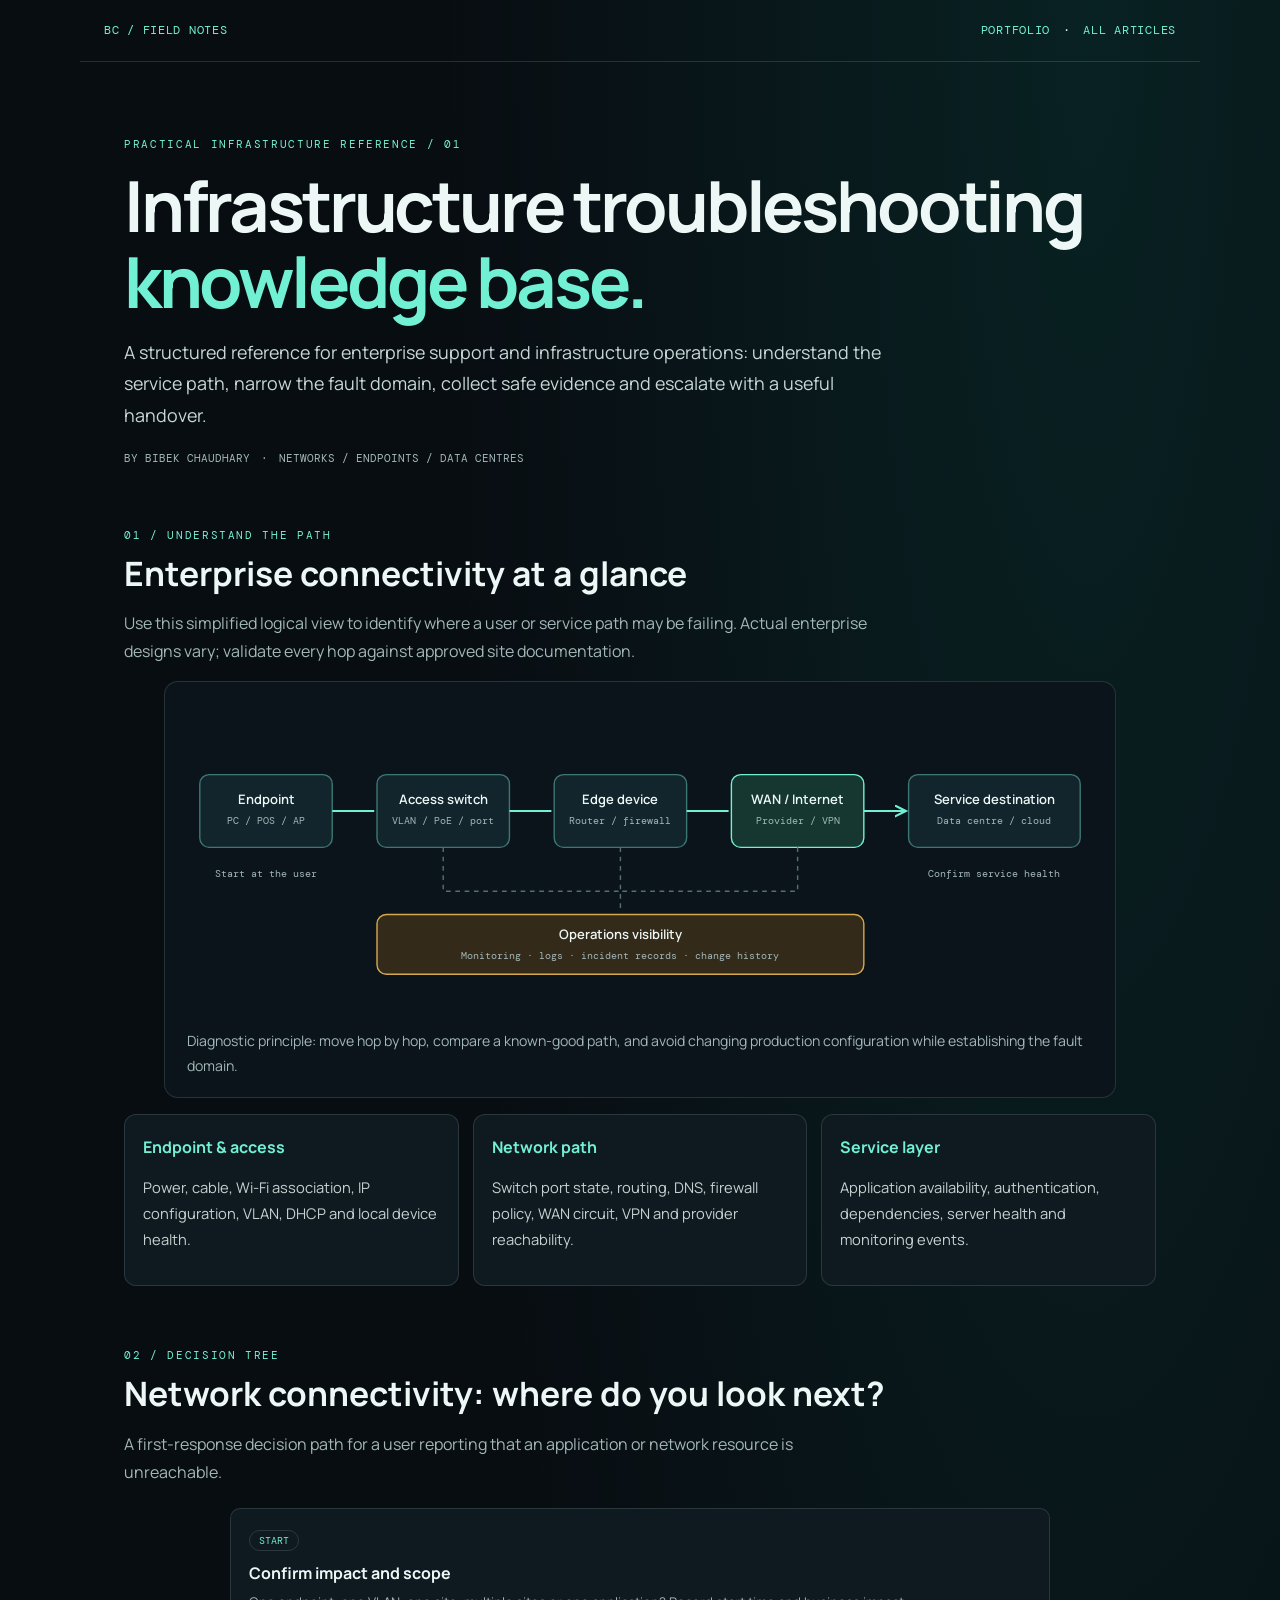
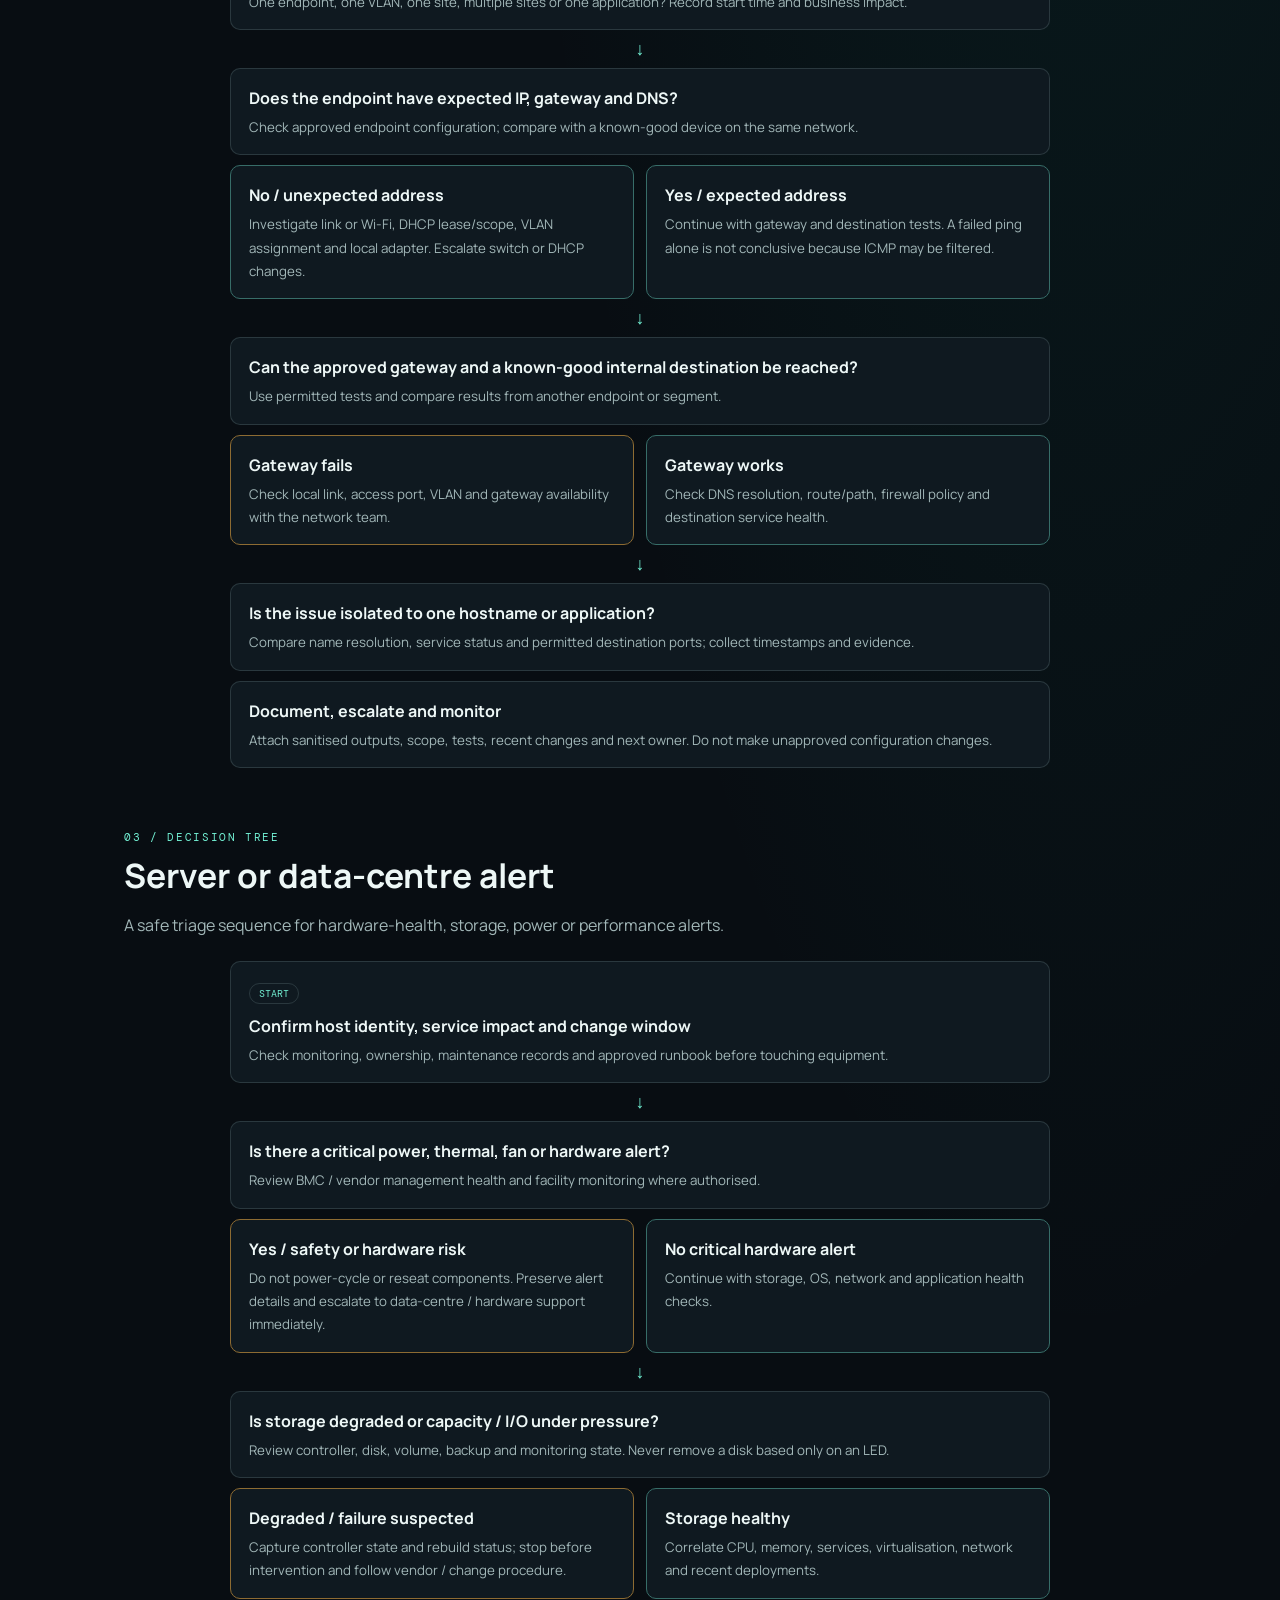
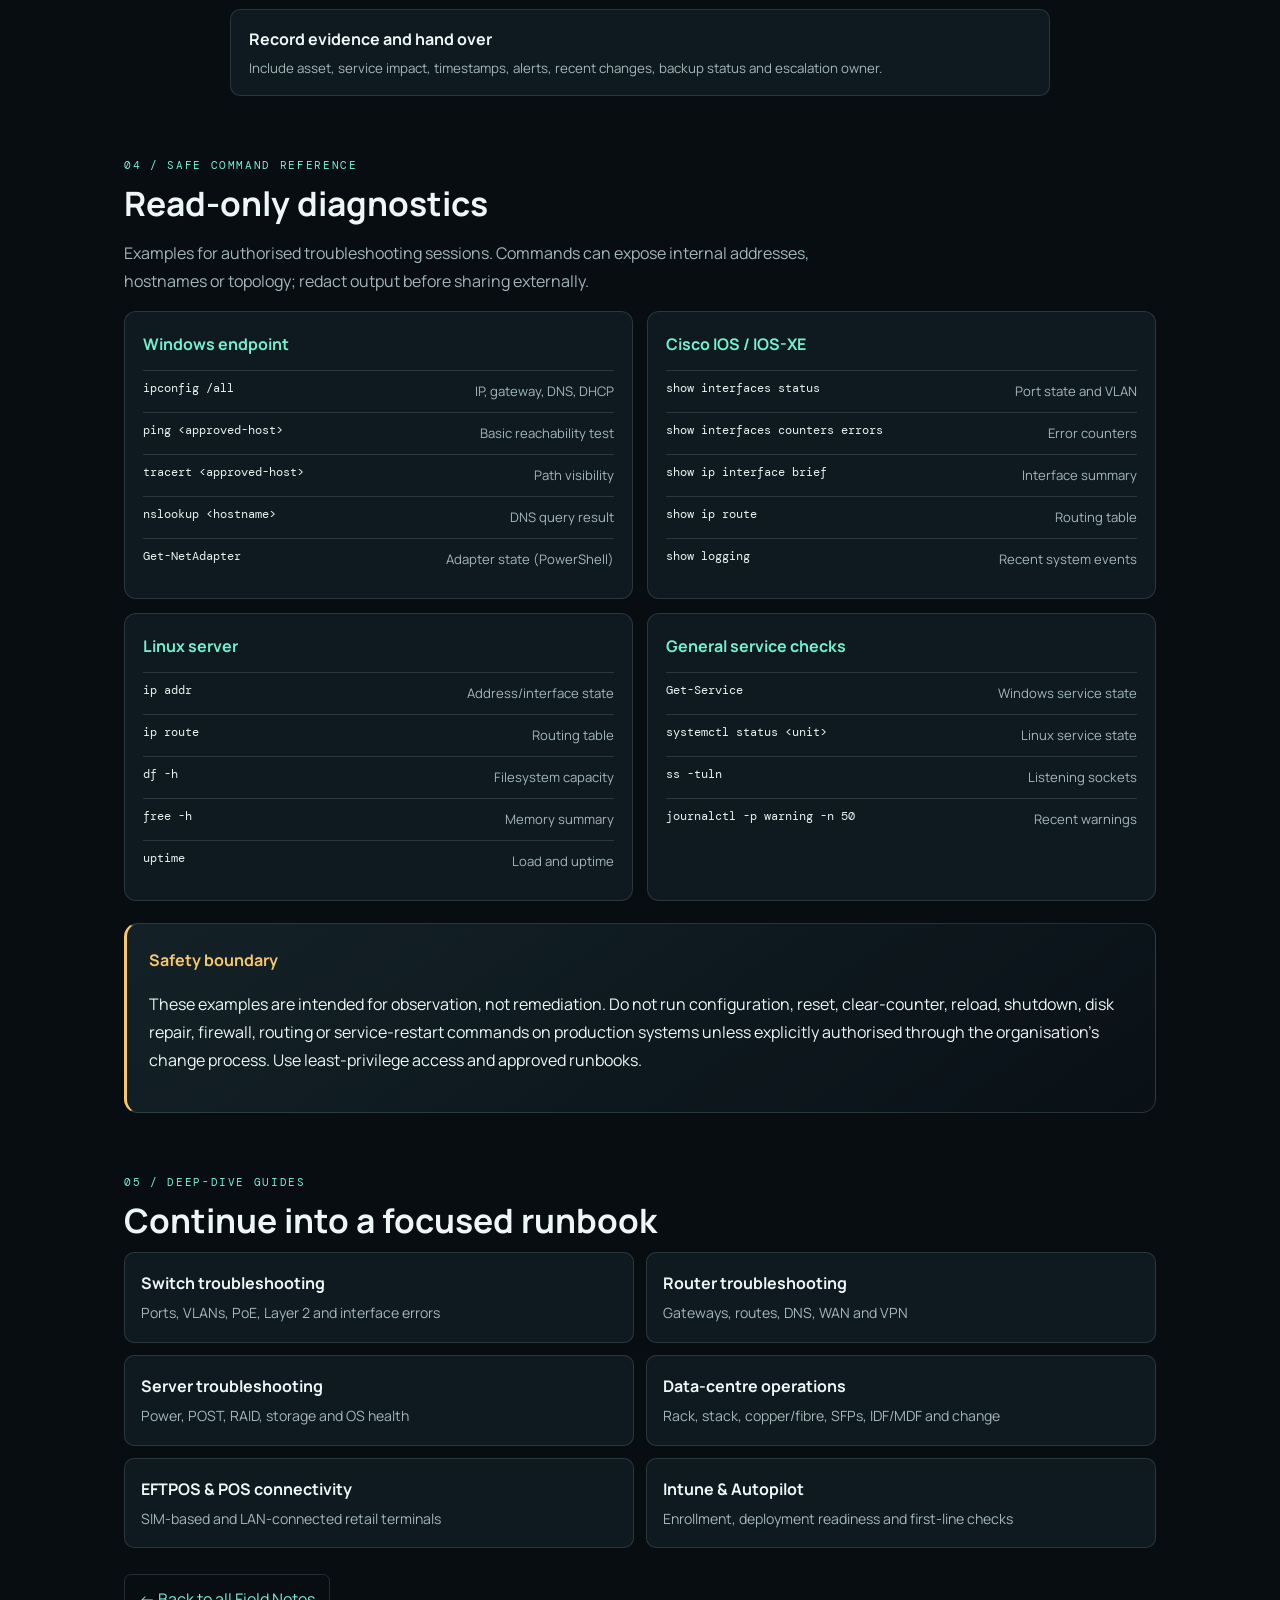
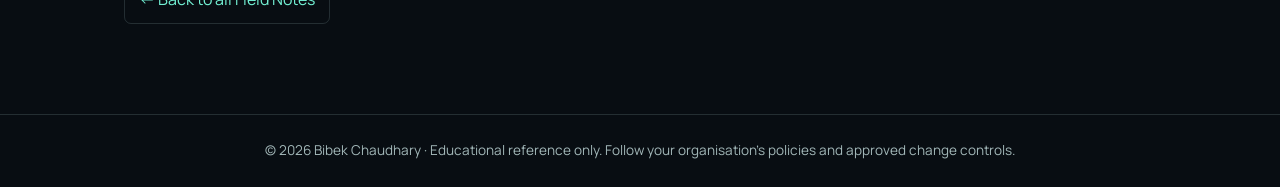
<file: field-notes/knowledge-base.html>
<!doctype html>
<html lang="en">
<head>
<meta charset="utf-8"><meta name="viewport" content="width=device-width,initial-scale=1">
<meta name="theme-color" content="#080d12">
<meta name="description" content="An infrastructure troubleshooting knowledge base with network and data-centre diagrams, diagnostic decision trees and safe read-only command examples.">
<link rel="canonical" href="https://www.chaudharybibek.com.np/field-notes/knowledge-base.html">
<meta property="og:title" content="Infrastructure Troubleshooting Knowledge Base | Bibek Chaudhary">
<meta property="og:description" content="Structured network, endpoint and data-centre troubleshooting workflows with safe diagnostics.">
<title>Infrastructure Troubleshooting Knowledge Base | Bibek Chaudhary</title>
<link rel="preconnect" href="https://fonts.googleapis.com"><link rel="preconnect" href="https://fonts.gstatic.com" crossorigin>
<link href="https://fonts.googleapis.com/css2?family=DM+Mono:wght@400;500&family=Manrope:wght@400;500;600;700;800&display=swap" rel="stylesheet">
<style>
:root{color-scheme:dark;--bg:#080d12;--panel:#0f1920;--panel2:#13232a;--text:#edf7f6;--muted:#a2b7b8;--teal:#72f0d3;--line:rgba(179,215,218,.16);--amber:#f6c76b;--red:#f18d86}
*{box-sizing:border-box}html{scroll-behavior:smooth}body{margin:0;background:radial-gradient(ellipse at 85% 0%,rgba(12,170,145,.13),transparent 42%),var(--bg);color:var(--text);font:16px/1.75 Manrope,Arial,sans-serif}a{color:var(--teal);text-decoration:none}a:hover{text-decoration:underline}.top{max-width:1120px;margin:auto;padding:22px 24px;border-bottom:1px solid var(--line);font:12px 'DM Mono',monospace;letter-spacing:.06em;display:flex;justify-content:space-between;gap:16px;flex-wrap:wrap}.wrap{max-width:1080px;margin:0 auto;padding:64px 24px 90px}.eyebrow{font:11px 'DM Mono',monospace;color:var(--teal);letter-spacing:.15em;text-transform:uppercase}.hero h1{font-size:clamp(2.3rem,6vw,4.4rem);line-height:1.08;letter-spacing:-.045em;margin:16px 0}.hero h1 span{color:var(--teal)}.lead{font-size:1.12rem;color:#c8d8d7;max-width:760px}.meta{font:11px 'DM Mono',monospace;color:var(--muted);margin:20px 0 32px}.section{margin-top:62px}.section h2{font-size:clamp(1.55rem,3vw,2.1rem);line-height:1.2;margin:10px 0 12px}.section-intro{color:var(--muted);max-width:760px}.panel{background:linear-gradient(145deg,rgba(24,42,48,.72),rgba(10,18,24,.82));border:1px solid var(--line);border-radius:14px;padding:22px;margin:22px 0}.diagram{background:#0b141a;border:1px solid var(--line);border-radius:14px;padding:18px;overflow:hidden}.diagram svg{display:block;width:100%;height:auto;min-width:640px}.diagram-scroll{overflow-x:auto}.diagram figcaption{font-size:.88rem;color:var(--muted);margin:12px 4px 0}.node{fill:#12252c;stroke:#3d7772;stroke-width:1.5}.node-accent{fill:#15372f;stroke:#72f0d3;stroke-width:1.5}.node-warn{fill:#332a19;stroke:#d7a94f;stroke-width:1.5}.svg-label{fill:#edf7f6;font:600 14px Manrope,Arial}.svg-small{fill:#a2b7b8;font:11px 'DM Mono',monospace}.wire{stroke:#72f0d3;stroke-width:2;fill:none}.wire-muted{stroke:#52706e;stroke-width:1.5;fill:none;stroke-dasharray:5 5}.cards{display:grid;grid-template-columns:repeat(3,minmax(0,1fr));gap:14px}.card{background:var(--panel);border:1px solid var(--line);border-radius:12px;padding:18px}.card h3{font-size:1rem;margin:0 0 8px;color:var(--teal)}.card p,.card li{font-size:.92rem;color:#c4d2d1}.card ul{padding-left:18px;margin:8px 0}.tree{display:grid;grid-template-columns:1fr;gap:10px;max-width:820px;margin:22px auto}.step{border:1px solid var(--line);border-radius:10px;background:var(--panel);padding:15px 18px}.step strong{display:block;color:var(--text)}.step small{display:block;color:var(--muted);margin-top:4px}.branch{display:grid;grid-template-columns:1fr 1fr;gap:12px}.branch .step{border-color:#376d68}.branch .step.warn{border-color:#8d6b32}.arrow{text-align:center;color:var(--teal);font:18px 'DM Mono',monospace;line-height:1}.pill{display:inline-block;border:1px solid var(--line);border-radius:999px;padding:3px 9px;font:10px 'DM Mono',monospace;color:var(--teal);margin-bottom:8px}.command-grid{display:grid;grid-template-columns:repeat(2,minmax(0,1fr));gap:14px}.command-card{background:var(--panel);border:1px solid var(--line);border-radius:12px;padding:18px;min-width:0}.command-card h3{margin:0 0 12px;color:var(--teal);font-size:1rem}.cmd{display:flex;justify-content:space-between;gap:12px;align-items:flex-start;padding:9px 0;border-top:1px solid var(--line)}.cmd code{color:#e7f3ef;font:12px 'DM Mono',monospace;overflow-wrap:anywhere}.cmd span{font-size:.82rem;color:var(--muted);text-align:right}.safety{border-left:3px solid var(--amber)}.safety strong{color:var(--amber)}.link-list{display:grid;grid-template-columns:repeat(2,minmax(0,1fr));gap:12px}.link-card{display:block;background:var(--panel);border:1px solid var(--line);border-radius:10px;padding:16px}.link-card strong{display:block;color:var(--text)}.link-card span{display:block;color:var(--muted);font-size:.88rem;margin-top:4px}.footer{border-top:1px solid var(--line);padding:24px;text-align:center;color:var(--muted);font-size:.85rem}.back{display:inline-block;margin-top:26px;border:1px solid var(--line);border-radius:7px;padding:10px 14px}
@media(max-width:760px){.cards{grid-template-columns:1fr}.command-grid,.link-list{grid-template-columns:1fr}.wrap{padding-top:42px}.branch{grid-template-columns:1fr}.top{padding:18px}}
@media(prefers-reduced-motion:reduce){html{scroll-behavior:auto}}
</style>
</head>
<body>
<header class="top"><a href="index.html">BC / FIELD NOTES</a><span><a href="../">PORTFOLIO</a>　·　<a href="index.html#library">ALL ARTICLES</a></span></header>
<main class="wrap">
<section class="hero"><p class="eyebrow">PRACTICAL INFRASTRUCTURE REFERENCE / 01</p><h1>Infrastructure troubleshooting<br><span>knowledge base.</span></h1><p class="lead">A structured reference for enterprise support and infrastructure operations: understand the service path, narrow the fault domain, collect safe evidence and escalate with a useful handover.</p><p class="meta">BY BIBEK CHAUDHARY　·　NETWORKS / ENDPOINTS / DATA CENTRES</p></section>

<section class="section" id="topology"><p class="eyebrow">01 / UNDERSTAND THE PATH</p><h2>Enterprise connectivity at a glance</h2><p class="section-intro">Use this simplified logical view to identify where a user or service path may be failing. Actual enterprise designs vary; validate every hop against approved site documentation.</p>
<figure class="diagram"><div class="diagram-scroll"><svg viewBox="0 0 980 340" role="img" aria-labelledby="top-title top-desc"><title id="top-title">Simplified enterprise network path</title><desc id="top-desc">Endpoint connects through access switch and site router or firewall to WAN or internet and then to a data-centre or cloud service. Monitoring and service desk observe across the path.</desc>
<defs><marker id="arr" markerWidth="8" markerHeight="8" refX="6" refY="3" orient="auto"><path d="M0,0 L6,3 L0,6" fill="none" stroke="#72f0d3" stroke-width="1.2"/></marker></defs>
<rect x="18" y="80" width="142" height="78" rx="10" class="node"/><text x="89" y="111" text-anchor="middle" class="svg-label">Endpoint</text><text x="89" y="133" text-anchor="middle" class="svg-small">PC / POS / AP</text>
<rect x="208" y="80" width="142" height="78" rx="10" class="node"/><text x="279" y="111" text-anchor="middle" class="svg-label">Access switch</text><text x="279" y="133" text-anchor="middle" class="svg-small">VLAN / PoE / port</text>
<rect x="398" y="80" width="142" height="78" rx="10" class="node"/><text x="469" y="111" text-anchor="middle" class="svg-label">Edge device</text><text x="469" y="133" text-anchor="middle" class="svg-small">Router / firewall</text>
<rect x="588" y="80" width="142" height="78" rx="10" class="node-accent"/><text x="659" y="111" text-anchor="middle" class="svg-label">WAN / Internet</text><text x="659" y="133" text-anchor="middle" class="svg-small">Provider / VPN</text>
<rect x="778" y="80" width="184" height="78" rx="10" class="node"/><text x="870" y="111" text-anchor="middle" class="svg-label">Service destination</text><text x="870" y="133" text-anchor="middle" class="svg-small">Data centre / cloud</text>
<path d="M160 119 H205 M350 119 H395 M540 119 H585 M730 119 H775" class="wire" marker-end="url(#arr)"/>
<rect x="208" y="230" width="522" height="64" rx="10" class="node-warn"/><text x="469" y="256" text-anchor="middle" class="svg-label">Operations visibility</text><text x="469" y="278" text-anchor="middle" class="svg-small">Monitoring · logs · incident records · change history</text>
<path d="M279 158 V205 H469 V227 M469 158 V227 M659 158 V205 H469" class="wire-muted"/>
<text x="89" y="190" text-anchor="middle" class="svg-small">Start at the user</text><text x="870" y="190" text-anchor="middle" class="svg-small">Confirm service health</text>
</svg></div><figcaption>Diagnostic principle: move hop by hop, compare a known-good path, and avoid changing production configuration while establishing the fault domain.</figcaption></figure>
<div class="cards"><article class="card"><h3>Endpoint &amp; access</h3><p>Power, cable, Wi-Fi association, IP configuration, VLAN, DHCP and local device health.</p></article><article class="card"><h3>Network path</h3><p>Switch port state, routing, DNS, firewall policy, WAN circuit, VPN and provider reachability.</p></article><article class="card"><h3>Service layer</h3><p>Application availability, authentication, dependencies, server health and monitoring events.</p></article></div>
</section>

<section class="section" id="network-tree"><p class="eyebrow">02 / DECISION TREE</p><h2>Network connectivity: where do you look next?</h2><p class="section-intro">A first-response decision path for a user reporting that an application or network resource is unreachable.</p>
<div class="tree"><div class="step"><span class="pill">START</span><strong>Confirm impact and scope</strong><small>One endpoint, one VLAN, one site, multiple sites or one application? Record start time and business impact.</small></div><div class="arrow">↓</div><div class="step"><strong>Does the endpoint have expected IP, gateway and DNS?</strong><small>Check approved endpoint configuration; compare with a known-good device on the same network.</small></div><div class="branch"><div class="step"><strong>No / unexpected address</strong><small>Investigate link or Wi-Fi, DHCP lease/scope, VLAN assignment and local adapter. Escalate switch or DHCP changes.</small></div><div class="step"><strong>Yes / expected address</strong><small>Continue with gateway and destination tests. A failed ping alone is not conclusive because ICMP may be filtered.</small></div></div><div class="arrow">↓</div><div class="step"><strong>Can the approved gateway and a known-good internal destination be reached?</strong><small>Use permitted tests and compare results from another endpoint or segment.</small></div><div class="branch"><div class="step warn"><strong>Gateway fails</strong><small>Check local link, access port, VLAN and gateway availability with the network team.</small></div><div class="step"><strong>Gateway works</strong><small>Check DNS resolution, route/path, firewall policy and destination service health.</small></div></div><div class="arrow">↓</div><div class="step"><strong>Is the issue isolated to one hostname or application?</strong><small>Compare name resolution, service status and permitted destination ports; collect timestamps and evidence.</small></div><div class="step"><strong>Document, escalate and monitor</strong><small>Attach sanitised outputs, scope, tests, recent changes and next owner. Do not make unapproved configuration changes.</small></div></div>
</section>

<section class="section" id="server-tree"><p class="eyebrow">03 / DECISION TREE</p><h2>Server or data-centre alert</h2><p class="section-intro">A safe triage sequence for hardware-health, storage, power or performance alerts.</p>
<div class="tree"><div class="step"><span class="pill">START</span><strong>Confirm host identity, service impact and change window</strong><small>Check monitoring, ownership, maintenance records and approved runbook before touching equipment.</small></div><div class="arrow">↓</div><div class="step"><strong>Is there a critical power, thermal, fan or hardware alert?</strong><small>Review BMC / vendor management health and facility monitoring where authorised.</small></div><div class="branch"><div class="step warn"><strong>Yes / safety or hardware risk</strong><small>Do not power-cycle or reseat components. Preserve alert details and escalate to data-centre / hardware support immediately.</small></div><div class="step"><strong>No critical hardware alert</strong><small>Continue with storage, OS, network and application health checks.</small></div></div><div class="arrow">↓</div><div class="step"><strong>Is storage degraded or capacity / I/O under pressure?</strong><small>Review controller, disk, volume, backup and monitoring state. Never remove a disk based only on an LED.</small></div><div class="branch"><div class="step warn"><strong>Degraded / failure suspected</strong><small>Capture controller state and rebuild status; stop before intervention and follow vendor / change procedure.</small></div><div class="step"><strong>Storage healthy</strong><small>Correlate CPU, memory, services, virtualisation, network and recent deployments.</small></div></div><div class="step"><strong>Record evidence and hand over</strong><small>Include asset, service impact, timestamps, alerts, recent changes, backup status and escalation owner.</small></div></div>
</section>

<section class="section" id="commands"><p class="eyebrow">04 / SAFE COMMAND REFERENCE</p><h2>Read-only diagnostics</h2><p class="section-intro">Examples for authorised troubleshooting sessions. Commands can expose internal addresses, hostnames or topology; redact output before sharing externally.</p>
<div class="command-grid">
<article class="command-card"><h3>Windows endpoint</h3><div class="cmd"><code>ipconfig /all</code><span>IP, gateway, DNS, DHCP</span></div><div class="cmd"><code>ping &lt;approved-host&gt;</code><span>Basic reachability test</span></div><div class="cmd"><code>tracert &lt;approved-host&gt;</code><span>Path visibility</span></div><div class="cmd"><code>nslookup &lt;hostname&gt;</code><span>DNS query result</span></div><div class="cmd"><code>Get-NetAdapter</code><span>Adapter state (PowerShell)</span></div></article>
<article class="command-card"><h3>Cisco IOS / IOS-XE</h3><div class="cmd"><code>show interfaces status</code><span>Port state and VLAN</span></div><div class="cmd"><code>show interfaces counters errors</code><span>Error counters</span></div><div class="cmd"><code>show ip interface brief</code><span>Interface summary</span></div><div class="cmd"><code>show ip route</code><span>Routing table</span></div><div class="cmd"><code>show logging</code><span>Recent system events</span></div></article>
<article class="command-card"><h3>Linux server</h3><div class="cmd"><code>ip addr</code><span>Address/interface state</span></div><div class="cmd"><code>ip route</code><span>Routing table</span></div><div class="cmd"><code>df -h</code><span>Filesystem capacity</span></div><div class="cmd"><code>free -h</code><span>Memory summary</span></div><div class="cmd"><code>uptime</code><span>Load and uptime</span></div></article>
<article class="command-card"><h3>General service checks</h3><div class="cmd"><code>Get-Service</code><span>Windows service state</span></div><div class="cmd"><code>systemctl status &lt;unit&gt;</code><span>Linux service state</span></div><div class="cmd"><code>ss -tuln</code><span>Listening sockets</span></div><div class="cmd"><code>journalctl -p warning -n 50</code><span>Recent warnings</span></div></article>
</div>
<div class="panel safety"><strong>Safety boundary</strong><p>These examples are intended for observation, not remediation. Do not run configuration, reset, clear-counter, reload, shutdown, disk repair, firewall, routing or service-restart commands on production systems unless explicitly authorised through the organisation's change process. Use least-privilege access and approved runbooks.</p></div>
</section>

<section class="section" id="guides"><p class="eyebrow">05 / DEEP-DIVE GUIDES</p><h2>Continue into a focused runbook</h2><div class="link-list">
<a class="link-card" href="articles/switch-troubleshooting.html"><strong>Switch troubleshooting</strong><span>Ports, VLANs, PoE, Layer 2 and interface errors</span></a>
<a class="link-card" href="articles/router-troubleshooting.html"><strong>Router troubleshooting</strong><span>Gateways, routes, DNS, WAN and VPN</span></a>
<a class="link-card" href="articles/server-troubleshooting.html"><strong>Server troubleshooting</strong><span>Power, POST, RAID, storage and OS health</span></a>
<a class="link-card" href="articles/data-centre-operations.html"><strong>Data-centre operations</strong><span>Rack, stack, copper/fibre, SFPs, IDF/MDF and change</span></a>
<a class="link-card" href="articles/eftpos-pos-connectivity.html"><strong>EFTPOS &amp; POS connectivity</strong><span>SIM-based and LAN-connected retail terminals</span></a>
<a class="link-card" href="articles/intune-autopilot.html"><strong>Intune &amp; Autopilot</strong><span>Enrollment, deployment readiness and first-line checks</span></a>
</div><a class="back" href="index.html#library">← Back to all Field Notes</a></section>
</main><footer class="footer">© <span id="year"></span> Bibek Chaudhary · Educational reference only. Follow your organisation's policies and approved change controls.</footer>
<script>document.getElementById('year').textContent=new Date().getFullYear();</script>
</body></html>
</file>
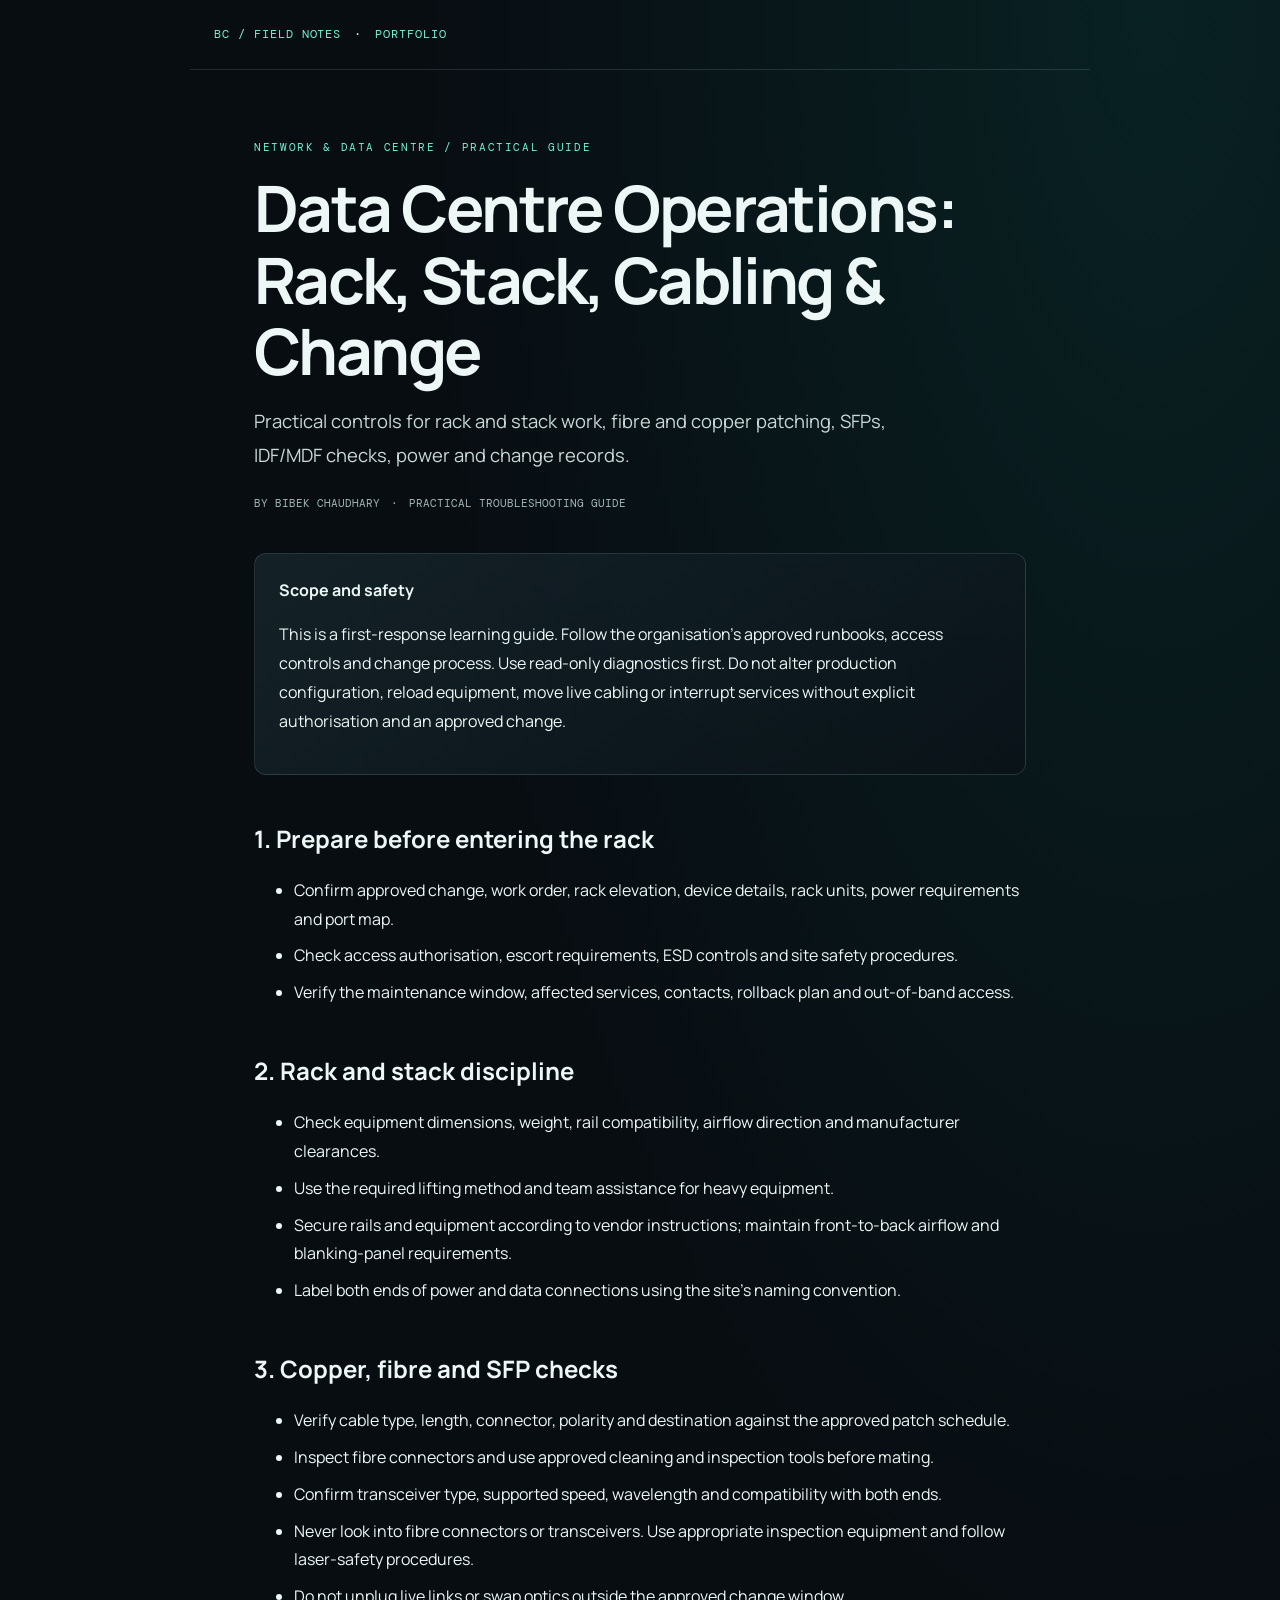
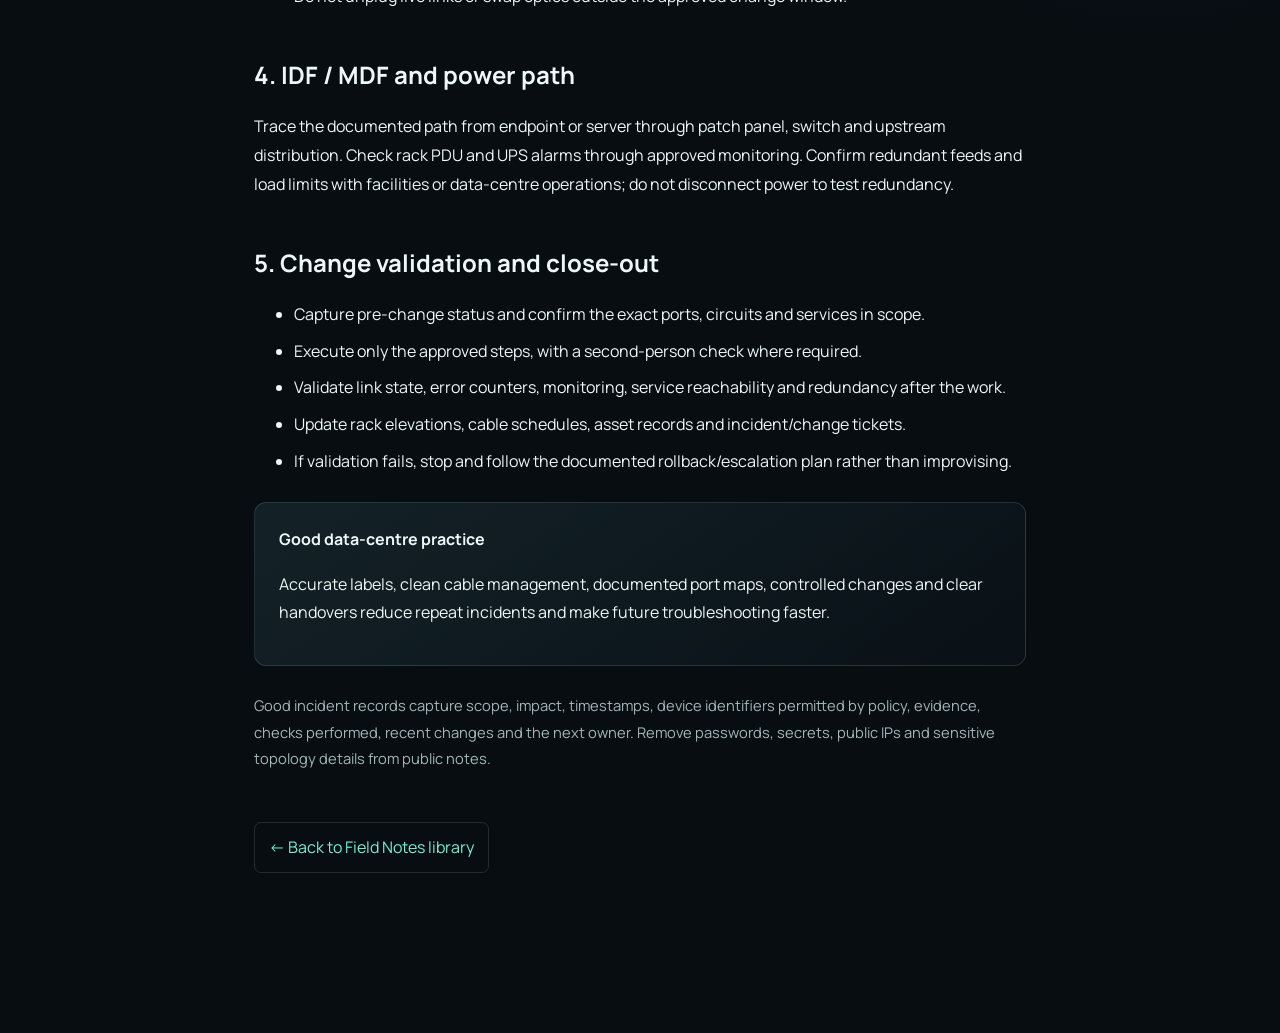
<file: field-notes/articles/data-centre-operations.html>
<!doctype html><html lang="en"><head><meta charset="utf-8"><meta name="viewport" content="width=device-width,initial-scale=1"><meta name="description" content="Practical controls for rack and stack work, fibre and copper patching, SFPs, IDF/MDF checks, power and change records."><meta name="theme-color" content="#080d12"><title>Data Centre Operations: Rack, Stack, Cabling & Change | IT Field Notes</title><link rel="preconnect" href="https://fonts.googleapis.com"><link href="https://fonts.googleapis.com/css2?family=DM+Mono:wght@400;500&family=Manrope:wght@400;500;600;700;800&display=swap" rel="stylesheet"><style>
:root{color-scheme:dark;--bg:#080d12;--panel:#0f1920;--text:#edf7f6;--muted:#a2b7b8;--teal:#72f0d3;--line:rgba(179,215,218,.15)}*{box-sizing:border-box}body{margin:0;background:radial-gradient(ellipse at 90% 0%,rgba(12,170,145,.13),transparent 45%),var(--bg);color:var(--text);font:16px/1.8 Manrope,Arial,sans-serif}a{color:var(--teal);text-decoration:none}.top{max-width:900px;margin:auto;padding:26px 24px;border-bottom:1px solid var(--line);font:12px 'DM Mono',monospace;letter-spacing:.08em}.wrap{max-width:820px;margin:70px auto;padding:0 24px 90px}.eyebrow{font:11px 'DM Mono',monospace;color:var(--teal);letter-spacing:.15em;text-transform:uppercase}.wrap h1{font-size:clamp(2.2rem,6vw,4rem);line-height:1.12;letter-spacing:-.04em;margin:18px 0}.intro{font-size:1.15rem;color:#c8d8d7;max-width:700px}.meta{font:11px 'DM Mono',monospace;color:var(--muted);margin:24px 0 42px}.panel{background:linear-gradient(145deg,rgba(24,42,48,.72),rgba(10,18,24,.82));border:1px solid var(--line);border-radius:12px;padding:22px 24px;margin:26px 0}.wrap h2{font-size:1.5rem;margin:42px 0 12px}.wrap h3{font-size:1.05rem;color:var(--teal);margin:26px 0 8px}.wrap li{margin:8px 0}.wrap code{font:.9em 'DM Mono',monospace;color:var(--teal);background:#13242a;padding:2px 5px;border-radius:4px}.note{color:var(--muted);font-size:.92rem}.back{display:inline-block;margin-top:36px;border:1px solid var(--line);border-radius:7px;padding:10px 14px}
</style></head><body><header class="top"><a href="../index.html">BC / FIELD NOTES</a>　·　<a href="../../">PORTFOLIO</a></header><main class="wrap"><p class="eyebrow">NETWORK & DATA CENTRE / PRACTICAL GUIDE</p><h1>Data Centre Operations: Rack, Stack, Cabling & Change</h1><p class="intro">Practical controls for rack and stack work, fibre and copper patching, SFPs, IDF/MDF checks, power and change records.</p><p class="meta">BY BIBEK CHAUDHARY　·　PRACTICAL TROUBLESHOOTING GUIDE</p><div class="panel"><strong>Scope and safety</strong><p>This is a first-response learning guide. Follow the organisation's approved runbooks, access controls and change process. Use read-only diagnostics first. Do not alter production configuration, reload equipment, move live cabling or interrupt services without explicit authorisation and an approved change.</p></div>
<h2>1. Prepare before entering the rack</h2><ul><li>Confirm approved change, work order, rack elevation, device details, rack units, power requirements and port map.</li><li>Check access authorisation, escort requirements, ESD controls and site safety procedures.</li><li>Verify the maintenance window, affected services, contacts, rollback plan and out-of-band access.</li></ul>
<h2>2. Rack and stack discipline</h2><ul><li>Check equipment dimensions, weight, rail compatibility, airflow direction and manufacturer clearances.</li><li>Use the required lifting method and team assistance for heavy equipment.</li><li>Secure rails and equipment according to vendor instructions; maintain front-to-back airflow and blanking-panel requirements.</li><li>Label both ends of power and data connections using the site's naming convention.</li></ul>
<h2>3. Copper, fibre and SFP checks</h2><ul><li>Verify cable type, length, connector, polarity and destination against the approved patch schedule.</li><li>Inspect fibre connectors and use approved cleaning and inspection tools before mating.</li><li>Confirm transceiver type, supported speed, wavelength and compatibility with both ends.</li><li>Never look into fibre connectors or transceivers. Use appropriate inspection equipment and follow laser-safety procedures.</li><li>Do not unplug live links or swap optics outside the approved change window.</li></ul>
<h2>4. IDF / MDF and power path</h2><p>Trace the documented path from endpoint or server through patch panel, switch and upstream distribution. Check rack PDU and UPS alarms through approved monitoring. Confirm redundant feeds and load limits with facilities or data-centre operations; do not disconnect power to test redundancy.</p>
<h2>5. Change validation and close-out</h2><ul><li>Capture pre-change status and confirm the exact ports, circuits and services in scope.</li><li>Execute only the approved steps, with a second-person check where required.</li><li>Validate link state, error counters, monitoring, service reachability and redundancy after the work.</li><li>Update rack elevations, cable schedules, asset records and incident/change tickets.</li><li>If validation fails, stop and follow the documented rollback/escalation plan rather than improvising.</li></ul>
<div class="panel"><strong>Good data-centre practice</strong><p>Accurate labels, clean cable management, documented port maps, controlled changes and clear handovers reduce repeat incidents and make future troubleshooting faster.</p></div><p class="note">Good incident records capture scope, impact, timestamps, device identifiers permitted by policy, evidence, checks performed, recent changes and the next owner. Remove passwords, secrets, public IPs and sensitive topology details from public notes.</p><a class="back" href="../index.html#library">← Back to Field Notes library</a></main></body></html>
</file>
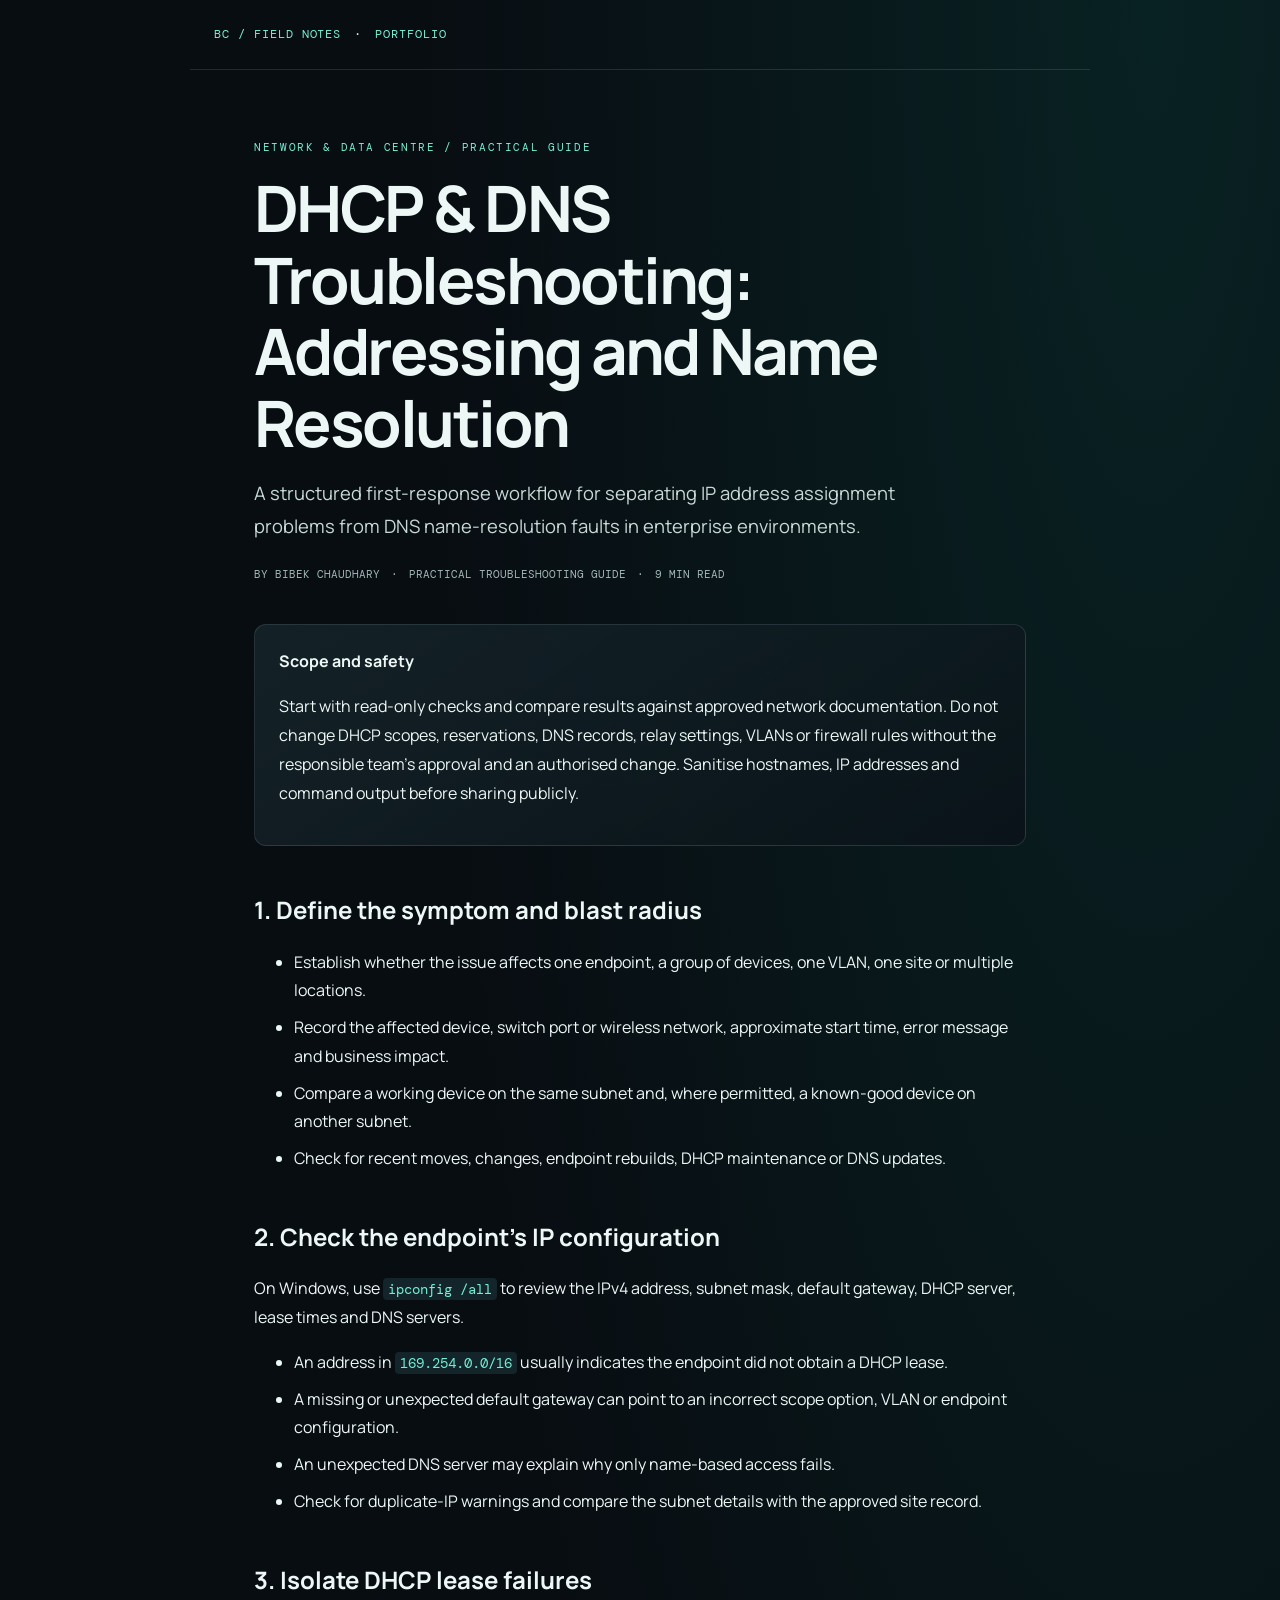
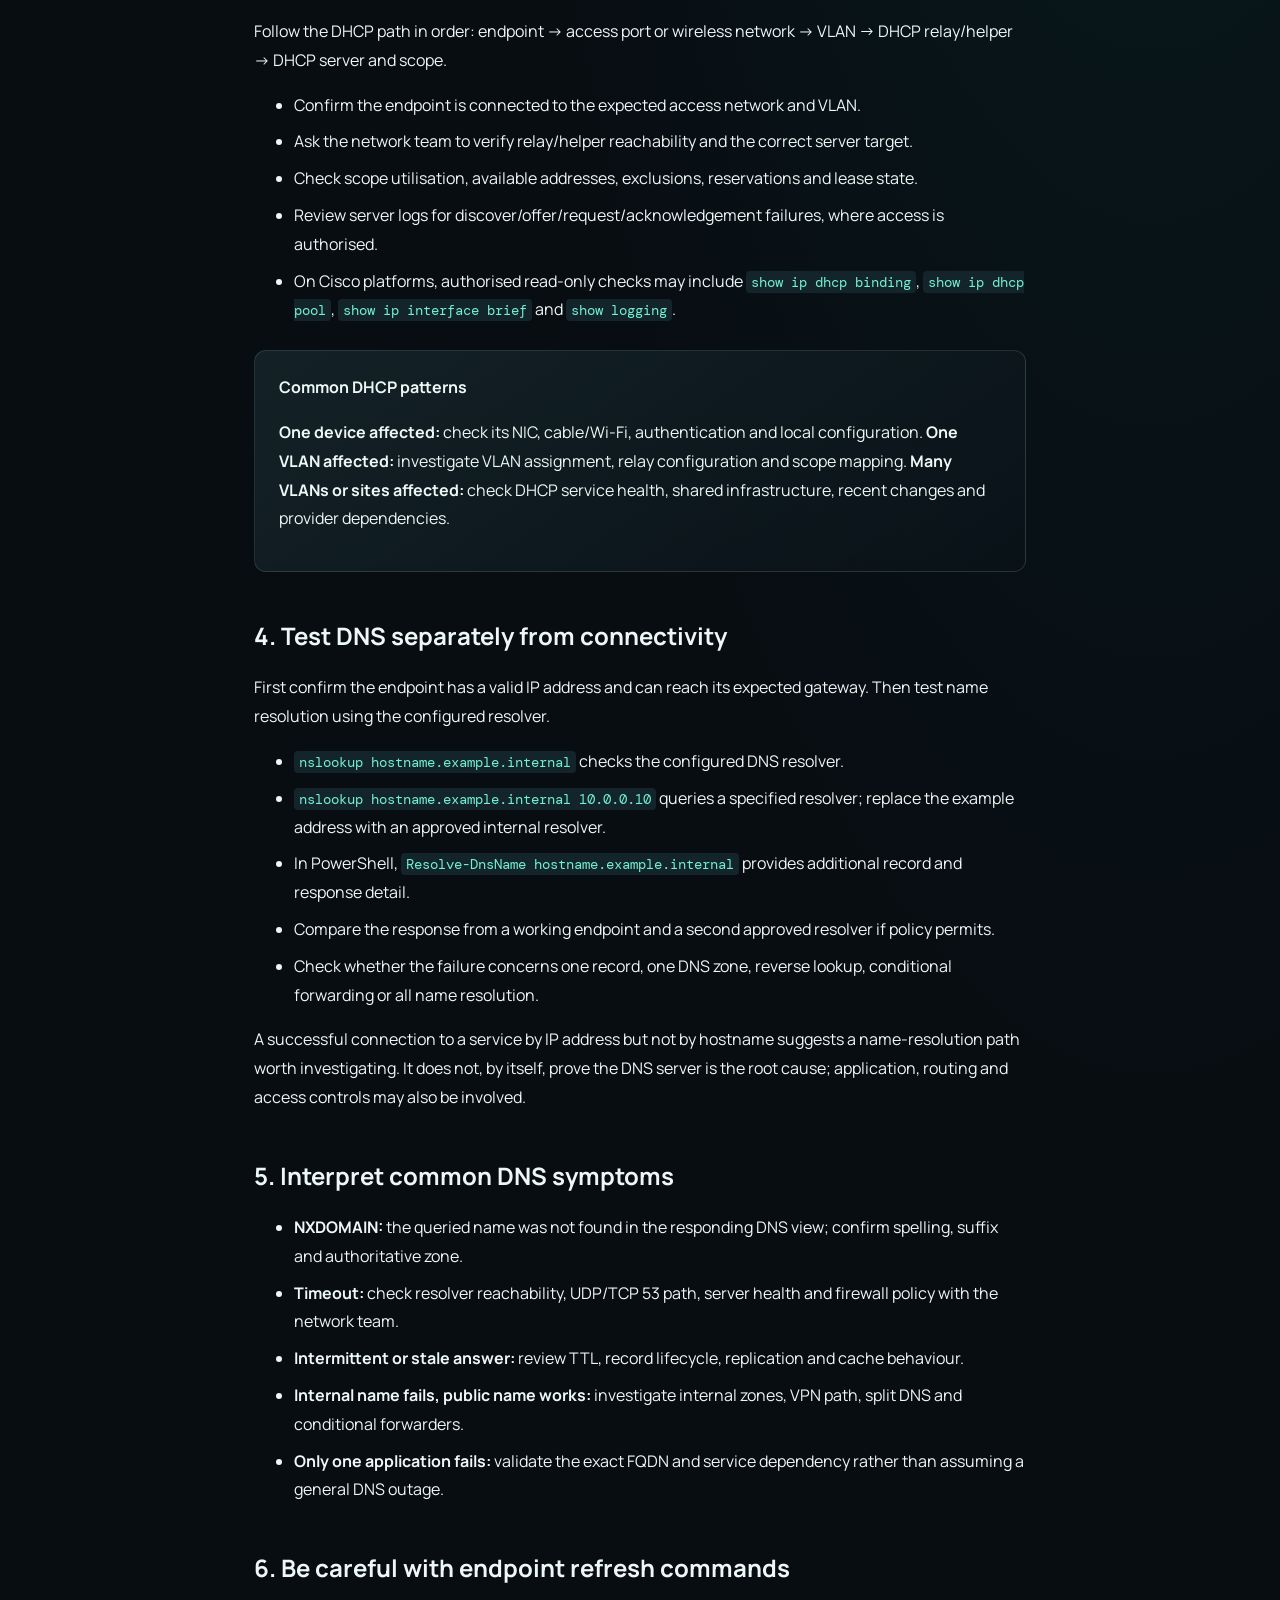
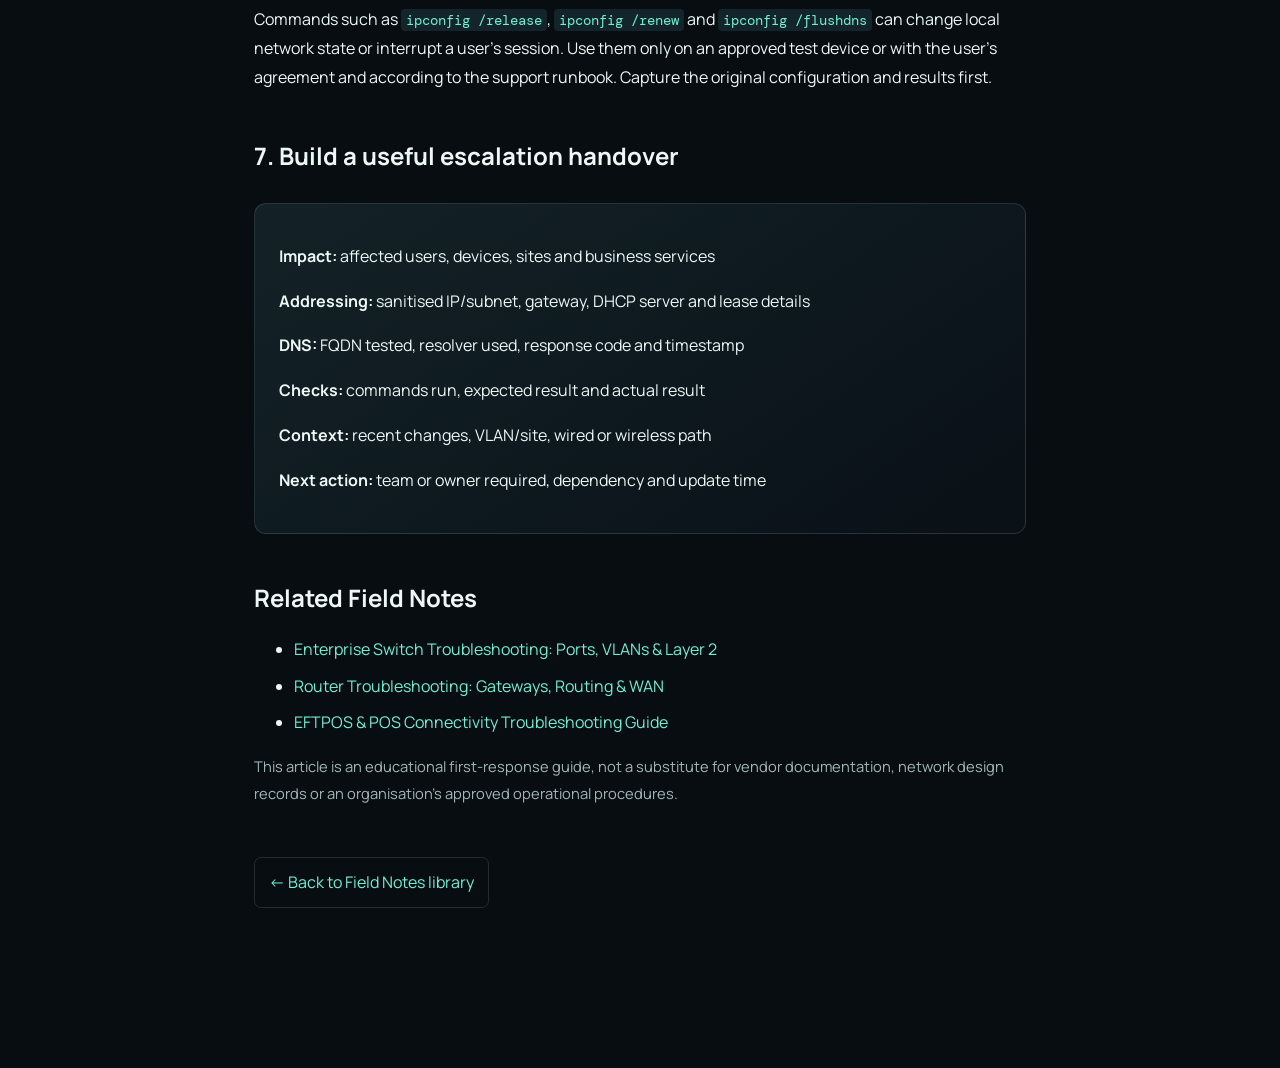
<file: field-notes/articles/dhcp-dns-troubleshooting.html>
<!doctype html>
<html lang="en">
<head>
<meta charset="utf-8">
<meta name="viewport" content="width=device-width,initial-scale=1">
<meta name="description" content="A practical enterprise workflow for diagnosing DHCP address assignment and DNS name-resolution faults, with safe Windows and Cisco read-only checks.">
<meta name="theme-color" content="#080d12">
<link rel="canonical" href="https://www.chaudharybibek.com.np/field-notes/articles/dhcp-dns-troubleshooting.html">
<meta property="og:title" content="DHCP & DNS Troubleshooting | IT Field Notes">
<meta property="og:description" content="Diagnose lease failures, scope exhaustion, duplicate addressing and DNS resolution errors in enterprise environments.">
<meta property="og:type" content="article">
<title>DHCP & DNS Troubleshooting: Addressing and Name Resolution | IT Field Notes</title>
<link rel="preconnect" href="https://fonts.googleapis.com">
<link href="https://fonts.googleapis.com/css2?family=DM+Mono:wght@400;500&family=Manrope:wght@400;500;600;700;800&display=swap" rel="stylesheet">
<style>
:root{color-scheme:dark;--bg:#080d12;--panel:#0f1920;--text:#edf7f6;--muted:#a2b7b8;--teal:#72f0d3;--line:rgba(179,215,218,.15)}
*{box-sizing:border-box}html{scroll-behavior:smooth}body{margin:0;background:radial-gradient(ellipse at 90% 0%,rgba(12,170,145,.13),transparent 45%),var(--bg);color:var(--text);font:16px/1.8 Manrope,Arial,sans-serif}a{color:var(--teal);text-decoration:none}a:focus-visible{outline:3px solid var(--teal);outline-offset:3px}.top{max-width:900px;margin:auto;padding:26px 24px;border-bottom:1px solid var(--line);font:12px 'DM Mono',monospace;letter-spacing:.08em}.wrap{max-width:820px;margin:70px auto;padding:0 24px 90px}.eyebrow{font:11px 'DM Mono',monospace;color:var(--teal);letter-spacing:.15em;text-transform:uppercase}.wrap h1{font-size:clamp(2.2rem,6vw,4rem);line-height:1.12;letter-spacing:-.04em;margin:18px 0}.intro{font-size:1.15rem;color:#c8d8d7;max-width:700px}.meta{font:11px 'DM Mono',monospace;color:var(--muted);margin:24px 0 42px}.panel{background:linear-gradient(145deg,rgba(24,42,48,.72),rgba(10,18,24,.82));border:1px solid var(--line);border-radius:12px;padding:22px 24px;margin:26px 0}.wrap h2{font-size:1.5rem;margin:42px 0 12px}.wrap h3{font-size:1.05rem;color:var(--teal);margin:26px 0 8px}.wrap li{margin:8px 0}.wrap code{font:.9em 'DM Mono',monospace;color:var(--teal);background:#13242a;padding:2px 5px;border-radius:4px}.note{color:var(--muted);font-size:.92rem}.back{display:inline-block;margin-top:36px;border:1px solid var(--line);border-radius:7px;padding:10px 14px}
@media(max-width:600px){.top{padding:20px 18px}.wrap{margin:42px auto;padding:0 18px 65px}.panel{padding:18px}.intro{font-size:1.03rem}}
@media(prefers-reduced-motion:reduce){html{scroll-behavior:auto}}
</style>
<script type="application/ld+json">
{"@context":"https://schema.org","@type":"TechArticle","headline":"DHCP & DNS Troubleshooting: Addressing and Name Resolution","description":"A practical enterprise workflow for diagnosing DHCP and DNS faults.","author":{"@type":"Person","name":"Bibek Chaudhary","url":"https://www.chaudharybibek.com.np/"},"mainEntityOfPage":"https://www.chaudharybibek.com.np/field-notes/articles/dhcp-dns-troubleshooting.html"}
</script>
</head>
<body>
<header class="top"><a href="../index.html">BC / FIELD NOTES</a>　·　<a href="../../">PORTFOLIO</a></header>
<main class="wrap">
<p class="eyebrow">NETWORK &amp; DATA CENTRE / PRACTICAL GUIDE</p>
<h1>DHCP &amp; DNS Troubleshooting: Addressing and Name Resolution</h1>
<p class="intro">A structured first-response workflow for separating IP address assignment problems from DNS name-resolution faults in enterprise environments.</p>
<p class="meta">BY BIBEK CHAUDHARY　·　PRACTICAL TROUBLESHOOTING GUIDE　·　9 MIN READ</p>
<div class="panel"><strong>Scope and safety</strong><p>Start with read-only checks and compare results against approved network documentation. Do not change DHCP scopes, reservations, DNS records, relay settings, VLANs or firewall rules without the responsible team's approval and an authorised change. Sanitise hostnames, IP addresses and command output before sharing publicly.</p></div>
<h2>1. Define the symptom and blast radius</h2>
<ul>
<li>Establish whether the issue affects one endpoint, a group of devices, one VLAN, one site or multiple locations.</li>
<li>Record the affected device, switch port or wireless network, approximate start time, error message and business impact.</li>
<li>Compare a working device on the same subnet and, where permitted, a known-good device on another subnet.</li>
<li>Check for recent moves, changes, endpoint rebuilds, DHCP maintenance or DNS updates.</li>
</ul>
<h2>2. Check the endpoint's IP configuration</h2>
<p>On Windows, use <code>ipconfig /all</code> to review the IPv4 address, subnet mask, default gateway, DHCP server, lease times and DNS servers.</p>
<ul>
<li>An address in <code>169.254.0.0/16</code> usually indicates the endpoint did not obtain a DHCP lease.</li>
<li>A missing or unexpected default gateway can point to an incorrect scope option, VLAN or endpoint configuration.</li>
<li>An unexpected DNS server may explain why only name-based access fails.</li>
<li>Check for duplicate-IP warnings and compare the subnet details with the approved site record.</li>
</ul>
<h2>3. Isolate DHCP lease failures</h2>
<p>Follow the DHCP path in order: endpoint → access port or wireless network → VLAN → DHCP relay/helper → DHCP server and scope.</p>
<ul>
<li>Confirm the endpoint is connected to the expected access network and VLAN.</li>
<li>Ask the network team to verify relay/helper reachability and the correct server target.</li>
<li>Check scope utilisation, available addresses, exclusions, reservations and lease state.</li>
<li>Review server logs for discover/offer/request/acknowledgement failures, where access is authorised.</li>
<li>On Cisco platforms, authorised read-only checks may include <code>show ip dhcp binding</code>, <code>show ip dhcp pool</code>, <code>show ip interface brief</code> and <code>show logging</code>.</li>
</ul>
<div class="panel"><strong>Common DHCP patterns</strong><p><strong>One device affected:</strong> check its NIC, cable/Wi-Fi, authentication and local configuration. <strong>One VLAN affected:</strong> investigate VLAN assignment, relay configuration and scope mapping. <strong>Many VLANs or sites affected:</strong> check DHCP service health, shared infrastructure, recent changes and provider dependencies.</p></div>
<h2>4. Test DNS separately from connectivity</h2>
<p>First confirm the endpoint has a valid IP address and can reach its expected gateway. Then test name resolution using the configured resolver.</p>
<ul>
<li><code>nslookup hostname.example.internal</code> checks the configured DNS resolver.</li>
<li><code>nslookup hostname.example.internal 10.0.0.10</code> queries a specified resolver; replace the example address with an approved internal resolver.</li>
<li>In PowerShell, <code>Resolve-DnsName hostname.example.internal</code> provides additional record and response detail.</li>
<li>Compare the response from a working endpoint and a second approved resolver if policy permits.</li>
<li>Check whether the failure concerns one record, one DNS zone, reverse lookup, conditional forwarding or all name resolution.</li>
</ul>
<p>A successful connection to a service by IP address but not by hostname suggests a name-resolution path worth investigating. It does not, by itself, prove the DNS server is the root cause; application, routing and access controls may also be involved.</p>
<h2>5. Interpret common DNS symptoms</h2>
<ul>
<li><strong>NXDOMAIN:</strong> the queried name was not found in the responding DNS view; confirm spelling, suffix and authoritative zone.</li>
<li><strong>Timeout:</strong> check resolver reachability, UDP/TCP 53 path, server health and firewall policy with the network team.</li>
<li><strong>Intermittent or stale answer:</strong> review TTL, record lifecycle, replication and cache behaviour.</li>
<li><strong>Internal name fails, public name works:</strong> investigate internal zones, VPN path, split DNS and conditional forwarders.</li>
<li><strong>Only one application fails:</strong> validate the exact FQDN and service dependency rather than assuming a general DNS outage.</li>
</ul>
<h2>6. Be careful with endpoint refresh commands</h2>
<p>Commands such as <code>ipconfig /release</code>, <code>ipconfig /renew</code> and <code>ipconfig /flushdns</code> can change local network state or interrupt a user's session. Use them only on an approved test device or with the user's agreement and according to the support runbook. Capture the original configuration and results first.</p>
<h2>7. Build a useful escalation handover</h2>
<div class="panel">
<p><strong>Impact:</strong> affected users, devices, sites and business services</p>
<p><strong>Addressing:</strong> sanitised IP/subnet, gateway, DHCP server and lease details</p>
<p><strong>DNS:</strong> FQDN tested, resolver used, response code and timestamp</p>
<p><strong>Checks:</strong> commands run, expected result and actual result</p>
<p><strong>Context:</strong> recent changes, VLAN/site, wired or wireless path</p>
<p><strong>Next action:</strong> team or owner required, dependency and update time</p>
</div>
<h2>Related Field Notes</h2>
<ul>
<li><a href="switch-troubleshooting.html">Enterprise Switch Troubleshooting: Ports, VLANs &amp; Layer 2</a></li>
<li><a href="router-troubleshooting.html">Router Troubleshooting: Gateways, Routing &amp; WAN</a></li>
<li><a href="eftpos-pos-connectivity.html">EFTPOS &amp; POS Connectivity Troubleshooting Guide</a></li>
</ul>
<p class="note">This article is an educational first-response guide, not a substitute for vendor documentation, network design records or an organisation's approved operational procedures.</p>
<a class="back" href="../index.html#library">← Back to Field Notes library</a>
</main>
</body>
</html>
</file>
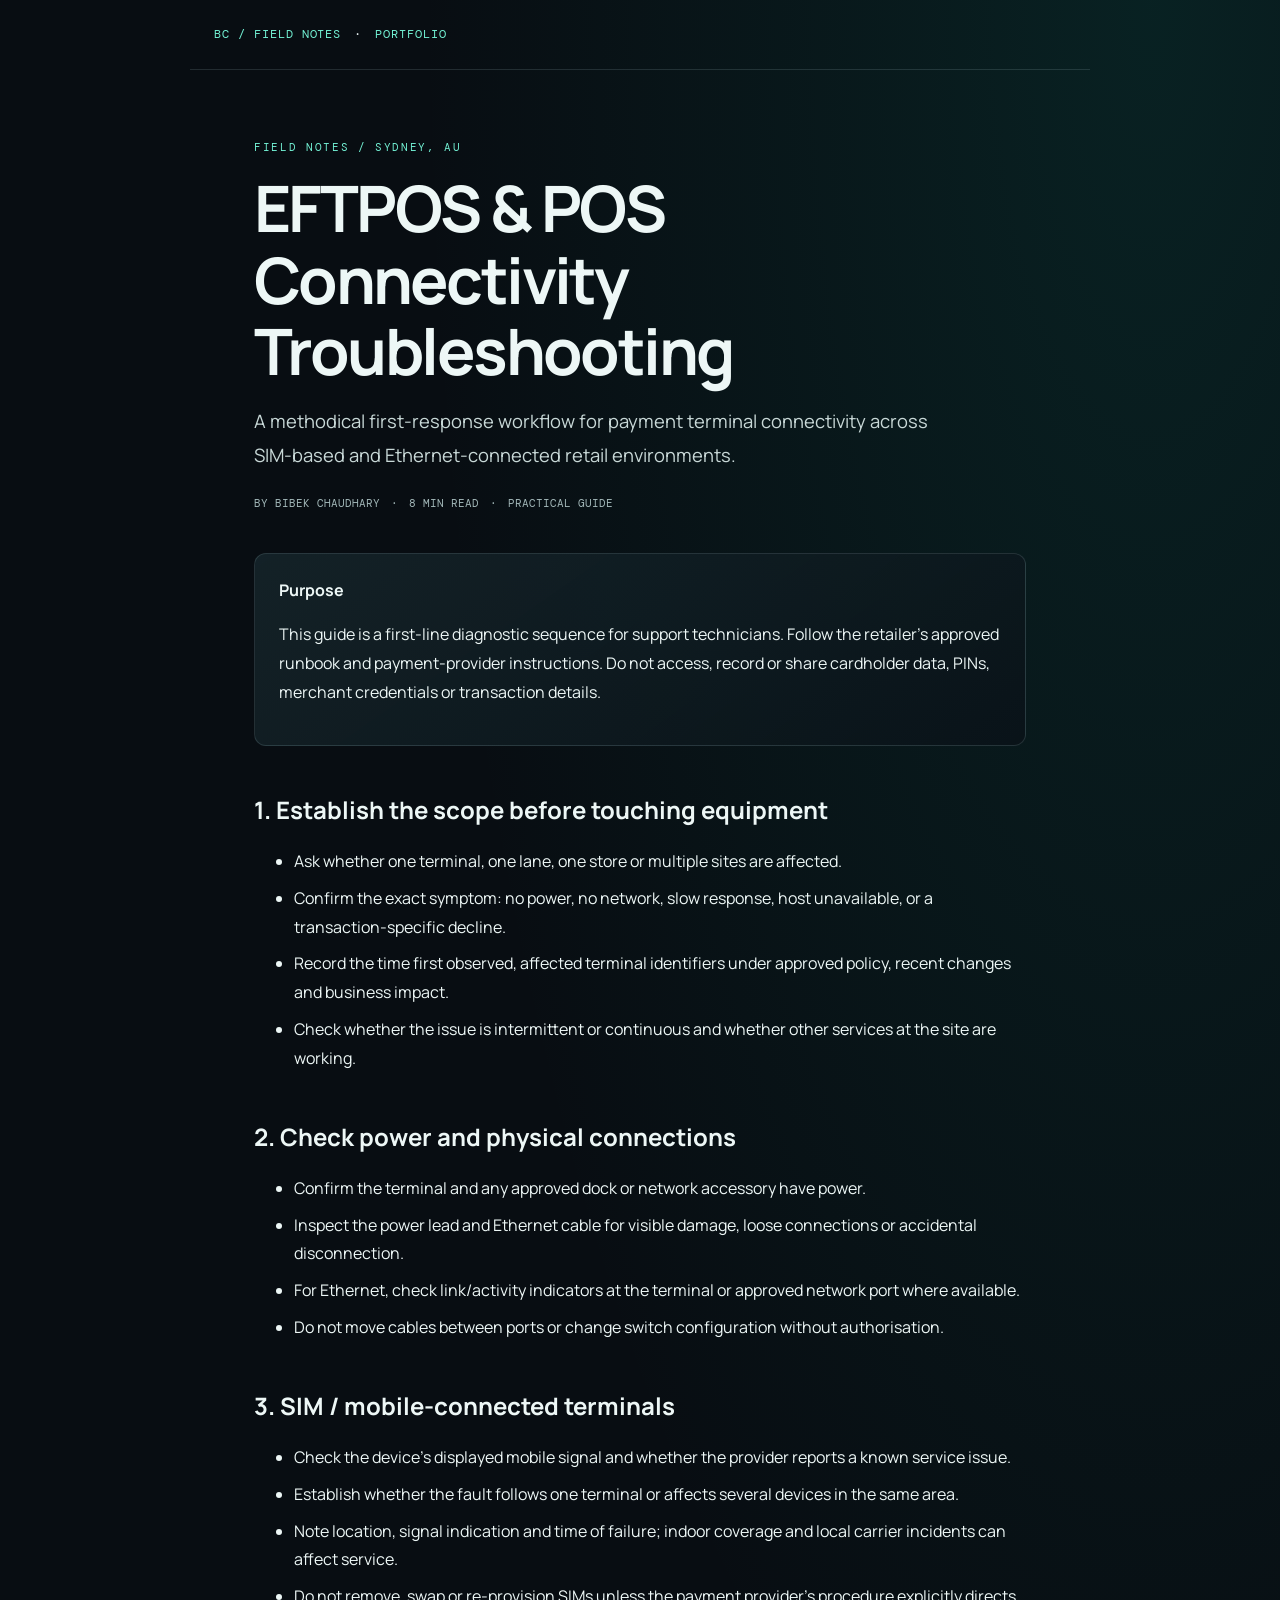
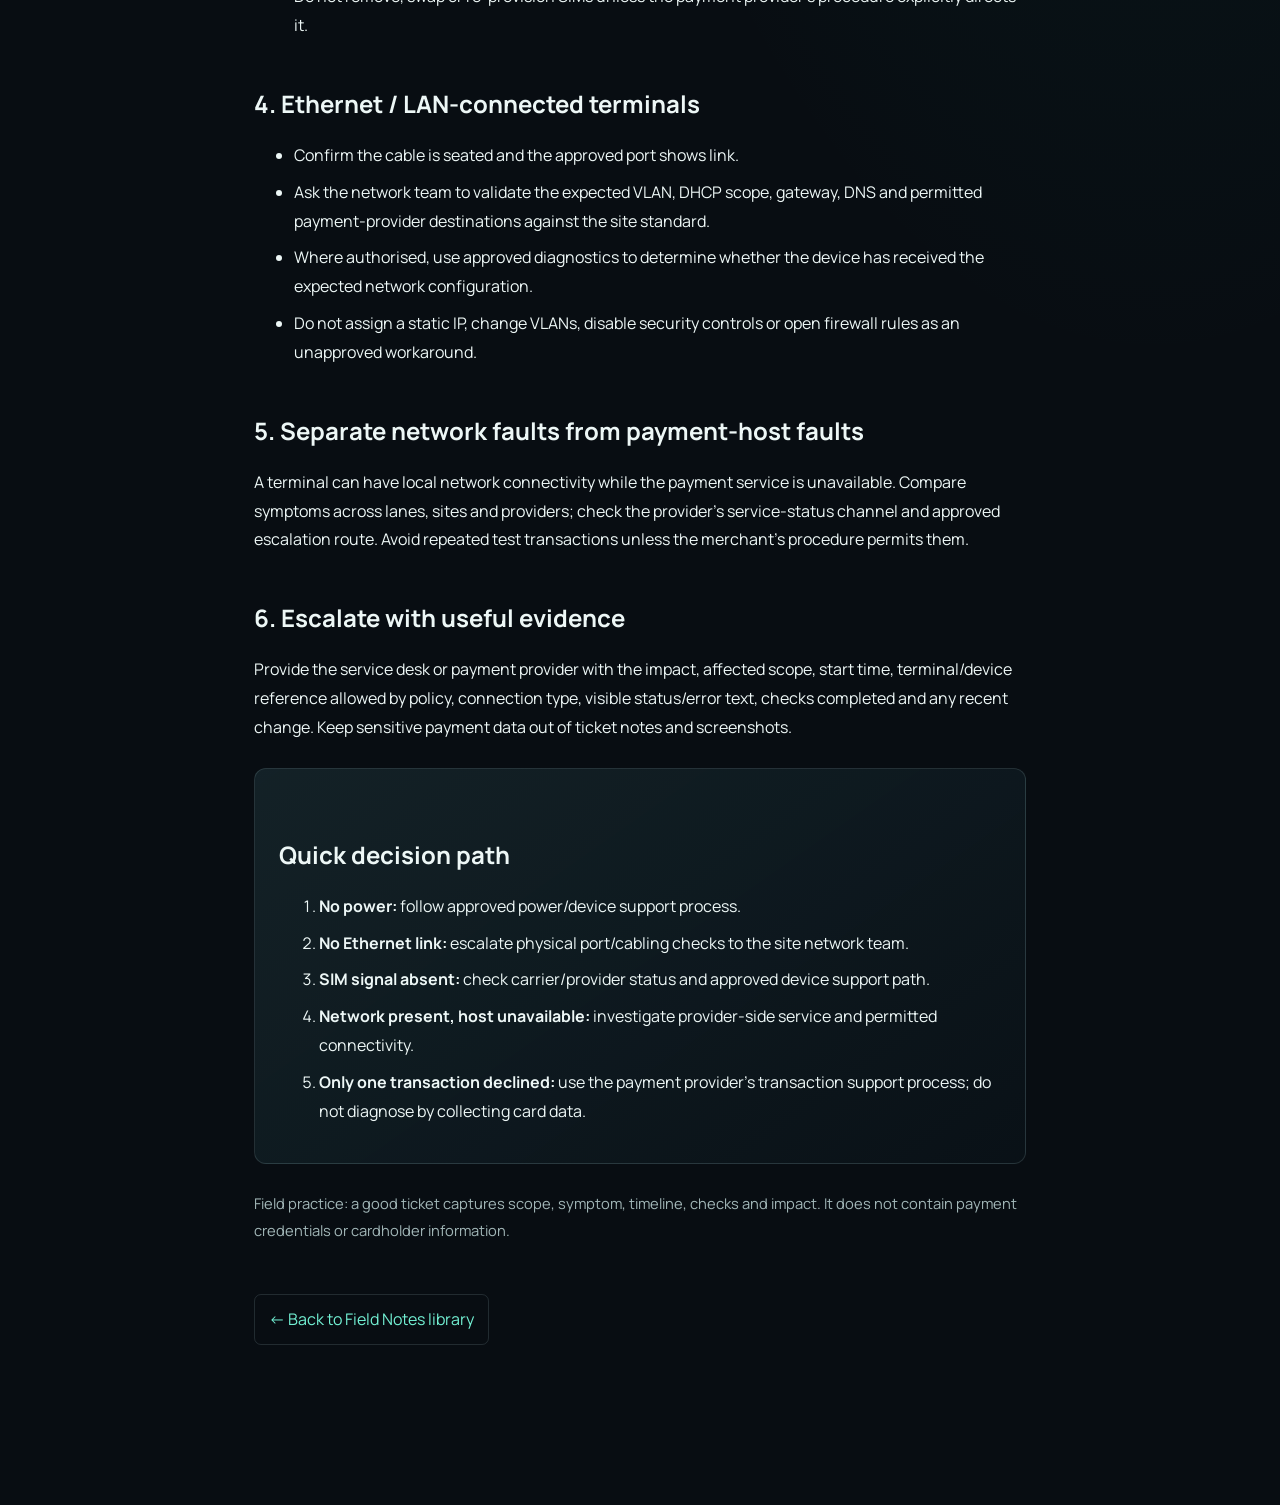
<file: field-notes/articles/eftpos-pos-connectivity.html>
<!doctype html><html lang="en"><head><meta charset="utf-8"><meta name="viewport" content="width=device-width,initial-scale=1"><meta name="description" content="A methodical first-response workflow for payment terminal connectivity across SIM-based and Ethernet-connected retail environments."><meta name="theme-color" content="#080d12"><title>EFTPOS & POS Connectivity Troubleshooting | IT Field Notes</title><link rel="preconnect" href="https://fonts.googleapis.com"><link href="https://fonts.googleapis.com/css2?family=DM+Mono:wght@400;500&family=Manrope:wght@400;500;600;700;800&display=swap" rel="stylesheet"><style>
:root{color-scheme:dark;--bg:#080d12;--panel:#0f1920;--text:#edf7f6;--muted:#a2b7b8;--teal:#72f0d3;--line:rgba(179,215,218,.15)}
*{box-sizing:border-box}body{margin:0;background:radial-gradient(ellipse at 90% 0%,rgba(12,170,145,.13),transparent 45%),var(--bg);color:var(--text);font:16px/1.8 Manrope,Arial,sans-serif}
a{color:var(--teal);text-decoration:none}.top{max-width:900px;margin:auto;padding:26px 24px;border-bottom:1px solid var(--line);font:12px 'DM Mono',monospace;letter-spacing:.08em}.wrap{max-width:820px;margin:70px auto;padding:0 24px 90px}.eyebrow{font:11px 'DM Mono',monospace;color:var(--teal);letter-spacing:.15em;text-transform:uppercase}.wrap h1{font-size:clamp(2.2rem,6vw,4rem);line-height:1.12;letter-spacing:-.04em;margin:18px 0}.intro{font-size:1.15rem;color:#c8d8d7;max-width:700px}.meta{font:11px 'DM Mono',monospace;color:var(--muted);margin:24px 0 42px}.panel{background:linear-gradient(145deg,rgba(24,42,48,.72),rgba(10,18,24,.82));border:1px solid var(--line);border-radius:12px;padding:22px 24px;margin:26px 0}.panel h2{margin-top:0}.wrap h2{font-size:1.5rem;margin:42px 0 12px}.wrap h3{font-size:1.05rem;color:var(--teal);margin:26px 0 8px}.wrap li{margin:8px 0}.wrap code{font: .9em 'DM Mono',monospace;color:var(--teal);background:#13242a;padding:2px 5px;border-radius:4px}.note{color:var(--muted);font-size:.92rem}.back{display:inline-block;margin-top:36px;border:1px solid var(--line);border-radius:7px;padding:10px 14px}
</style></head><body><header class="top"><a href="../index.html">BC / FIELD NOTES</a>　·　<a href="../../">PORTFOLIO</a></header><main class="wrap"><p class="eyebrow">FIELD NOTES / SYDNEY, AU</p><h1>EFTPOS & POS Connectivity Troubleshooting</h1><p class="intro">A methodical first-response workflow for payment terminal connectivity across SIM-based and Ethernet-connected retail environments.</p><p class="meta">BY BIBEK CHAUDHARY　·　8 MIN READ　·　PRACTICAL GUIDE</p><div class="panel"><strong>Purpose</strong><p>This guide is a first-line diagnostic sequence for support technicians. Follow the retailer's approved runbook and payment-provider instructions. Do not access, record or share cardholder data, PINs, merchant credentials or transaction details.</p></div>
<h2>1. Establish the scope before touching equipment</h2><ul><li>Ask whether one terminal, one lane, one store or multiple sites are affected.</li><li>Confirm the exact symptom: no power, no network, slow response, host unavailable, or a transaction-specific decline.</li><li>Record the time first observed, affected terminal identifiers under approved policy, recent changes and business impact.</li><li>Check whether the issue is intermittent or continuous and whether other services at the site are working.</li></ul>
<h2>2. Check power and physical connections</h2><ul><li>Confirm the terminal and any approved dock or network accessory have power.</li><li>Inspect the power lead and Ethernet cable for visible damage, loose connections or accidental disconnection.</li><li>For Ethernet, check link/activity indicators at the terminal or approved network port where available.</li><li>Do not move cables between ports or change switch configuration without authorisation.</li></ul>
<h2>3. SIM / mobile-connected terminals</h2><ul><li>Check the device's displayed mobile signal and whether the provider reports a known service issue.</li><li>Establish whether the fault follows one terminal or affects several devices in the same area.</li><li>Note location, signal indication and time of failure; indoor coverage and local carrier incidents can affect service.</li><li>Do not remove, swap or re-provision SIMs unless the payment provider's procedure explicitly directs it.</li></ul>
<h2>4. Ethernet / LAN-connected terminals</h2><ul><li>Confirm the cable is seated and the approved port shows link.</li><li>Ask the network team to validate the expected VLAN, DHCP scope, gateway, DNS and permitted payment-provider destinations against the site standard.</li><li>Where authorised, use approved diagnostics to determine whether the device has received the expected network configuration.</li><li>Do not assign a static IP, change VLANs, disable security controls or open firewall rules as an unapproved workaround.</li></ul>
<h2>5. Separate network faults from payment-host faults</h2><p>A terminal can have local network connectivity while the payment service is unavailable. Compare symptoms across lanes, sites and providers; check the provider's service-status channel and approved escalation route. Avoid repeated test transactions unless the merchant's procedure permits them.</p>
<h2>6. Escalate with useful evidence</h2><p>Provide the service desk or payment provider with the impact, affected scope, start time, terminal/device reference allowed by policy, connection type, visible status/error text, checks completed and any recent change. Keep sensitive payment data out of ticket notes and screenshots.</p>
<div class="panel"><h2>Quick decision path</h2><ol><li><strong>No power:</strong> follow approved power/device support process.</li><li><strong>No Ethernet link:</strong> escalate physical port/cabling checks to the site network team.</li><li><strong>SIM signal absent:</strong> check carrier/provider status and approved device support path.</li><li><strong>Network present, host unavailable:</strong> investigate provider-side service and permitted connectivity.</li><li><strong>Only one transaction declined:</strong> use the payment provider's transaction support process; do not diagnose by collecting card data.</li></ol></div>
<p class="note">Field practice: a good ticket captures scope, symptom, timeline, checks and impact. It does not contain payment credentials or cardholder information.</p><a class="back" href="../index.html#library">← Back to Field Notes library</a></main></body></html>
</file>
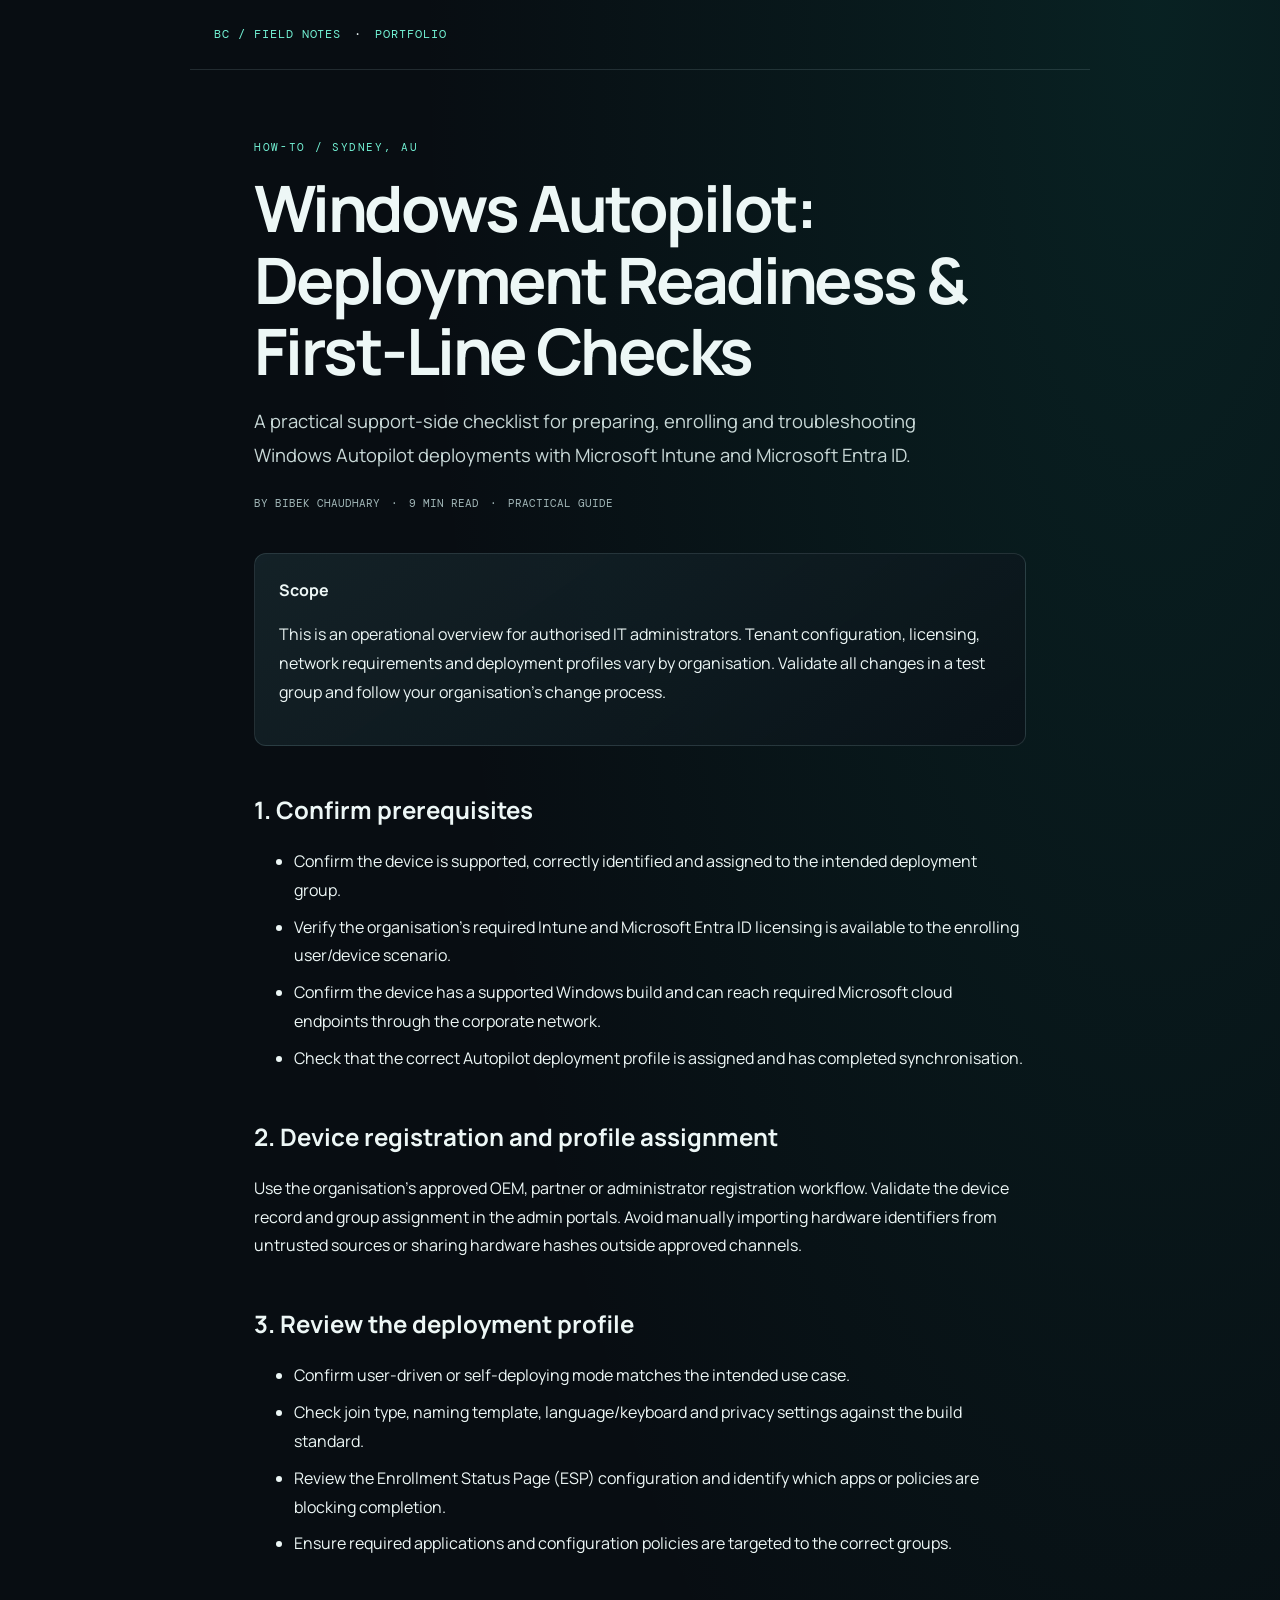
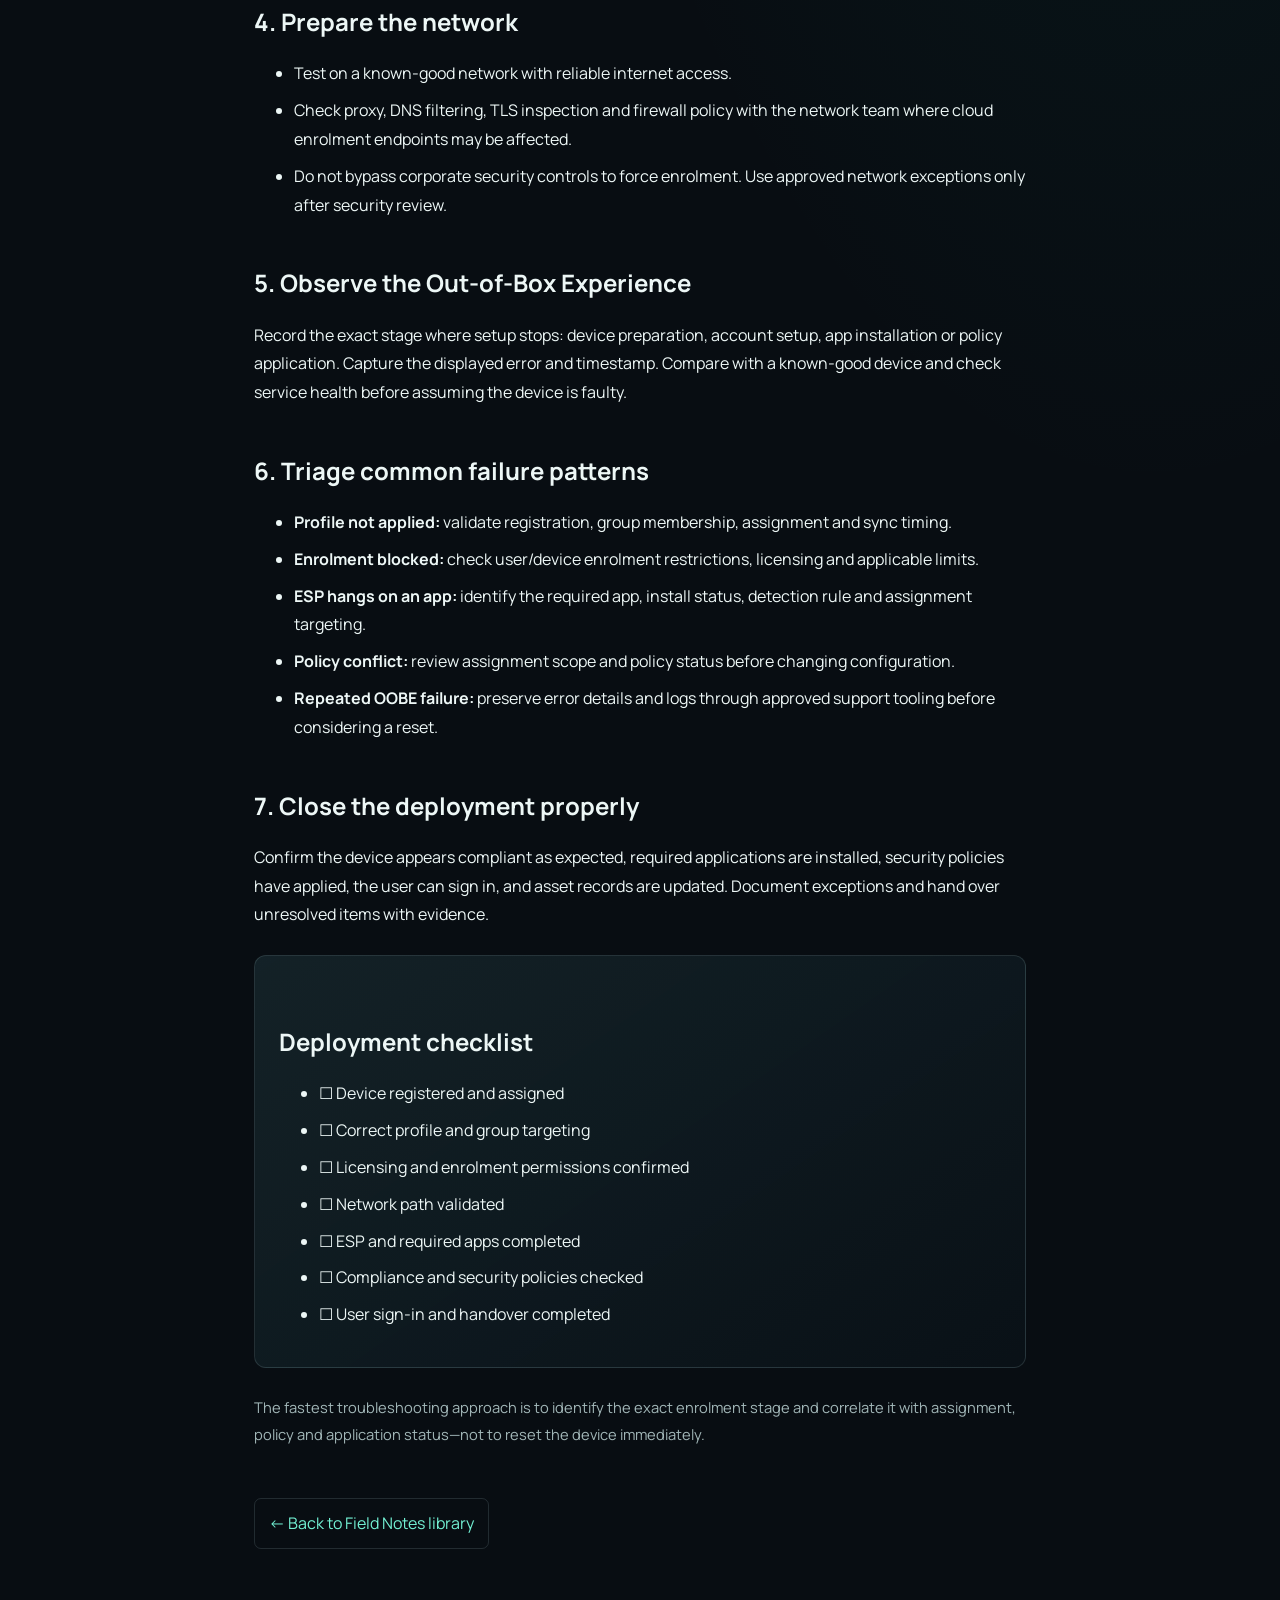
<file: field-notes/articles/intune-autopilot.html>
<!doctype html><html lang="en"><head><meta charset="utf-8"><meta name="viewport" content="width=device-width,initial-scale=1"><meta name="description" content="A practical support-side checklist for preparing, enrolling and troubleshooting Windows Autopilot deployments with Microsoft Intune and Microsoft Entra ID."><meta name="theme-color" content="#080d12"><title>Windows Autopilot: Deployment Readiness & First-Line Checks | IT Field Notes</title><link rel="preconnect" href="https://fonts.googleapis.com"><link href="https://fonts.googleapis.com/css2?family=DM+Mono:wght@400;500&family=Manrope:wght@400;500;600;700;800&display=swap" rel="stylesheet"><style>
:root{color-scheme:dark;--bg:#080d12;--panel:#0f1920;--text:#edf7f6;--muted:#a2b7b8;--teal:#72f0d3;--line:rgba(179,215,218,.15)}
*{box-sizing:border-box}body{margin:0;background:radial-gradient(ellipse at 90% 0%,rgba(12,170,145,.13),transparent 45%),var(--bg);color:var(--text);font:16px/1.8 Manrope,Arial,sans-serif}
a{color:var(--teal);text-decoration:none}.top{max-width:900px;margin:auto;padding:26px 24px;border-bottom:1px solid var(--line);font:12px 'DM Mono',monospace;letter-spacing:.08em}.wrap{max-width:820px;margin:70px auto;padding:0 24px 90px}.eyebrow{font:11px 'DM Mono',monospace;color:var(--teal);letter-spacing:.15em;text-transform:uppercase}.wrap h1{font-size:clamp(2.2rem,6vw,4rem);line-height:1.12;letter-spacing:-.04em;margin:18px 0}.intro{font-size:1.15rem;color:#c8d8d7;max-width:700px}.meta{font:11px 'DM Mono',monospace;color:var(--muted);margin:24px 0 42px}.panel{background:linear-gradient(145deg,rgba(24,42,48,.72),rgba(10,18,24,.82));border:1px solid var(--line);border-radius:12px;padding:22px 24px;margin:26px 0}.panel h2{margin-top:0}.wrap h2{font-size:1.5rem;margin:42px 0 12px}.wrap h3{font-size:1.05rem;color:var(--teal);margin:26px 0 8px}.wrap li{margin:8px 0}.wrap code{font: .9em 'DM Mono',monospace;color:var(--teal);background:#13242a;padding:2px 5px;border-radius:4px}.note{color:var(--muted);font-size:.92rem}.back{display:inline-block;margin-top:36px;border:1px solid var(--line);border-radius:7px;padding:10px 14px}
</style></head><body><header class="top"><a href="../index.html">BC / FIELD NOTES</a>　·　<a href="../../">PORTFOLIO</a></header><main class="wrap"><p class="eyebrow">HOW-TO / SYDNEY, AU</p><h1>Windows Autopilot: Deployment Readiness & First-Line Checks</h1><p class="intro">A practical support-side checklist for preparing, enrolling and troubleshooting Windows Autopilot deployments with Microsoft Intune and Microsoft Entra ID.</p><p class="meta">BY BIBEK CHAUDHARY　·　9 MIN READ　·　PRACTICAL GUIDE</p><div class="panel"><strong>Scope</strong><p>This is an operational overview for authorised IT administrators. Tenant configuration, licensing, network requirements and deployment profiles vary by organisation. Validate all changes in a test group and follow your organisation's change process.</p></div>
<h2>1. Confirm prerequisites</h2><ul><li>Confirm the device is supported, correctly identified and assigned to the intended deployment group.</li><li>Verify the organisation's required Intune and Microsoft Entra ID licensing is available to the enrolling user/device scenario.</li><li>Confirm the device has a supported Windows build and can reach required Microsoft cloud endpoints through the corporate network.</li><li>Check that the correct Autopilot deployment profile is assigned and has completed synchronisation.</li></ul>
<h2>2. Device registration and profile assignment</h2><p>Use the organisation's approved OEM, partner or administrator registration workflow. Validate the device record and group assignment in the admin portals. Avoid manually importing hardware identifiers from untrusted sources or sharing hardware hashes outside approved channels.</p>
<h2>3. Review the deployment profile</h2><ul><li>Confirm user-driven or self-deploying mode matches the intended use case.</li><li>Check join type, naming template, language/keyboard and privacy settings against the build standard.</li><li>Review the Enrollment Status Page (ESP) configuration and identify which apps or policies are blocking completion.</li><li>Ensure required applications and configuration policies are targeted to the correct groups.</li></ul>
<h2>4. Prepare the network</h2><ul><li>Test on a known-good network with reliable internet access.</li><li>Check proxy, DNS filtering, TLS inspection and firewall policy with the network team where cloud enrolment endpoints may be affected.</li><li>Do not bypass corporate security controls to force enrolment. Use approved network exceptions only after security review.</li></ul>
<h2>5. Observe the Out-of-Box Experience</h2><p>Record the exact stage where setup stops: device preparation, account setup, app installation or policy application. Capture the displayed error and timestamp. Compare with a known-good device and check service health before assuming the device is faulty.</p>
<h2>6. Triage common failure patterns</h2><ul><li><strong>Profile not applied:</strong> validate registration, group membership, assignment and sync timing.</li><li><strong>Enrolment blocked:</strong> check user/device enrolment restrictions, licensing and applicable limits.</li><li><strong>ESP hangs on an app:</strong> identify the required app, install status, detection rule and assignment targeting.</li><li><strong>Policy conflict:</strong> review assignment scope and policy status before changing configuration.</li><li><strong>Repeated OOBE failure:</strong> preserve error details and logs through approved support tooling before considering a reset.</li></ul>
<h2>7. Close the deployment properly</h2><p>Confirm the device appears compliant as expected, required applications are installed, security policies have applied, the user can sign in, and asset records are updated. Document exceptions and hand over unresolved items with evidence.</p>
<div class="panel"><h2>Deployment checklist</h2><ul><li>☐ Device registered and assigned</li><li>☐ Correct profile and group targeting</li><li>☐ Licensing and enrolment permissions confirmed</li><li>☐ Network path validated</li><li>☐ ESP and required apps completed</li><li>☐ Compliance and security policies checked</li><li>☐ User sign-in and handover completed</li></ul></div>
<p class="note">The fastest troubleshooting approach is to identify the exact enrolment stage and correlate it with assignment, policy and application status—not to reset the device immediately.</p><a class="back" href="../index.html#library">← Back to Field Notes library</a></main></body></html>
</file>
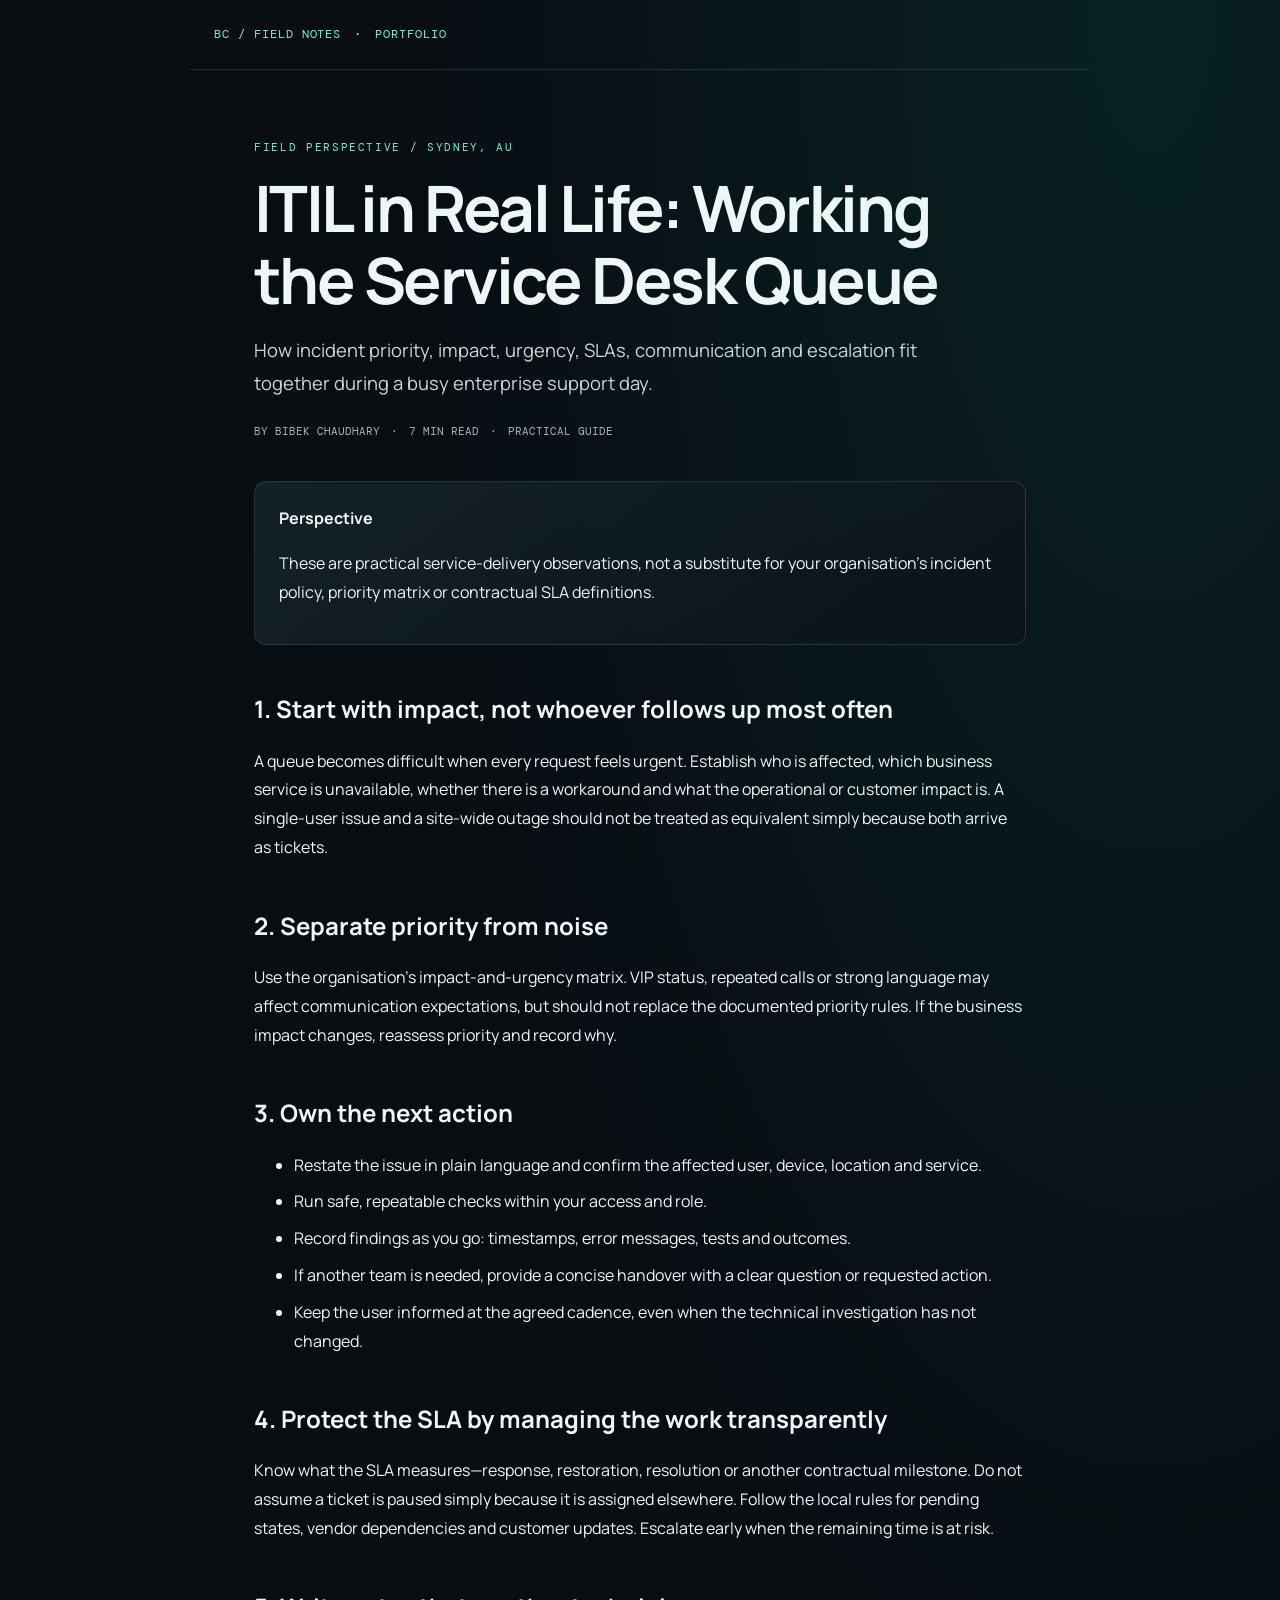
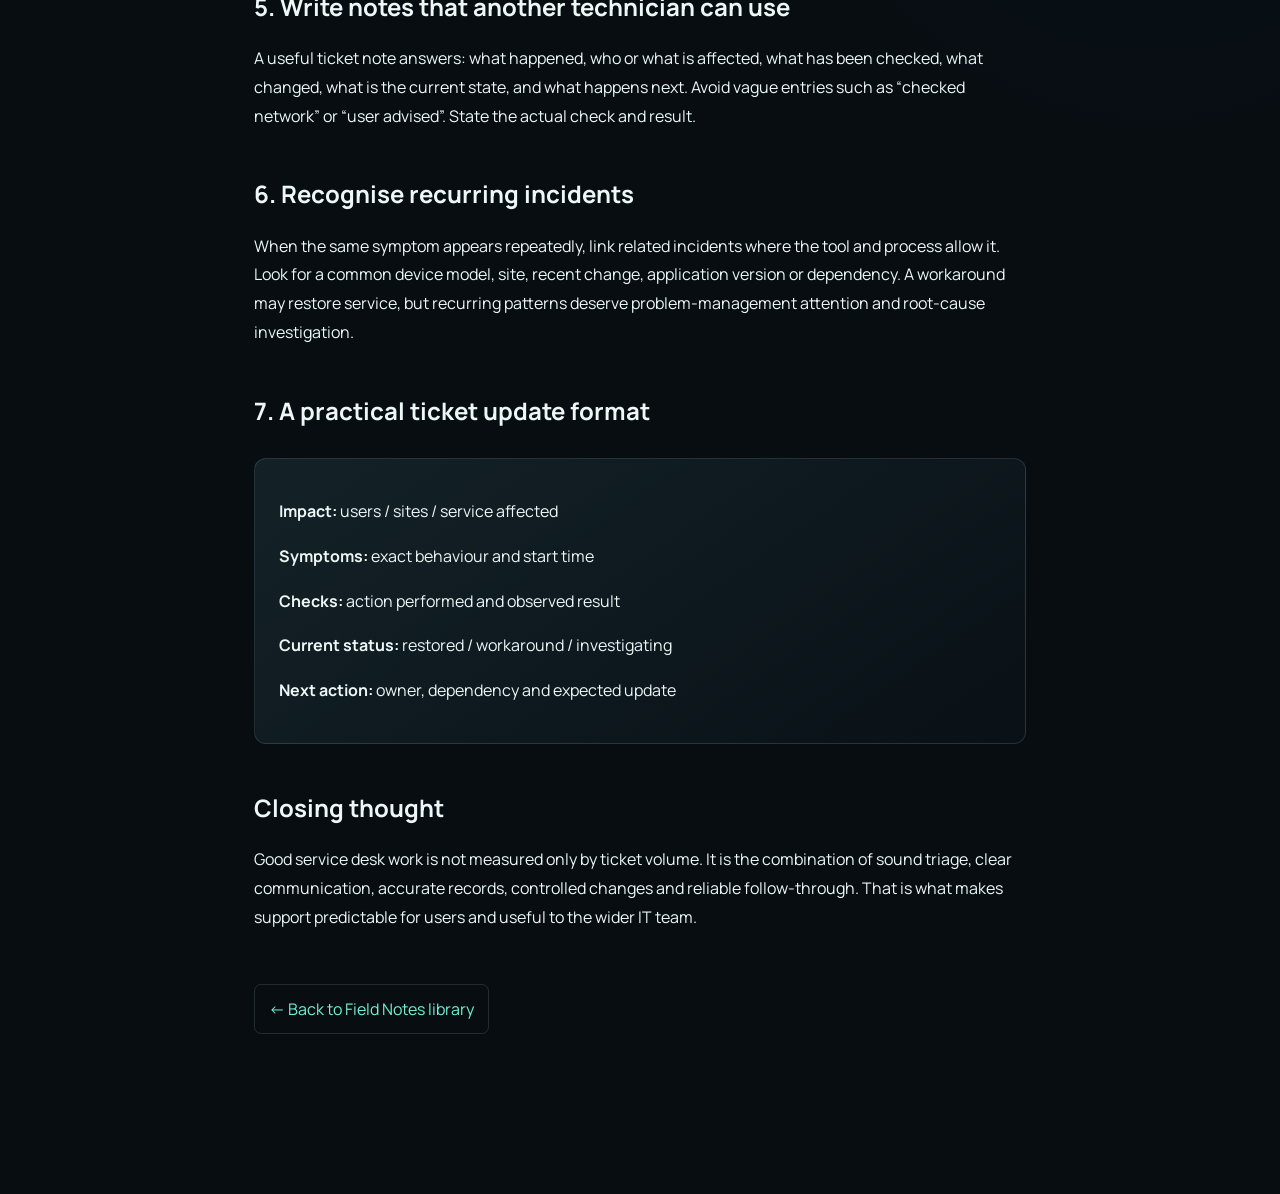
<file: field-notes/articles/itil-in-real-life.html>
<!doctype html><html lang="en"><head><meta charset="utf-8"><meta name="viewport" content="width=device-width,initial-scale=1"><meta name="description" content="How incident priority, impact, urgency, SLAs, communication and escalation fit together during a busy enterprise support day."><meta name="theme-color" content="#080d12"><title>ITIL in Real Life: Working the Service Desk Queue | IT Field Notes</title><link rel="preconnect" href="https://fonts.googleapis.com"><link href="https://fonts.googleapis.com/css2?family=DM+Mono:wght@400;500&family=Manrope:wght@400;500;600;700;800&display=swap" rel="stylesheet"><style>
:root{color-scheme:dark;--bg:#080d12;--panel:#0f1920;--text:#edf7f6;--muted:#a2b7b8;--teal:#72f0d3;--line:rgba(179,215,218,.15)}
*{box-sizing:border-box}body{margin:0;background:radial-gradient(ellipse at 90% 0%,rgba(12,170,145,.13),transparent 45%),var(--bg);color:var(--text);font:16px/1.8 Manrope,Arial,sans-serif}
a{color:var(--teal);text-decoration:none}.top{max-width:900px;margin:auto;padding:26px 24px;border-bottom:1px solid var(--line);font:12px 'DM Mono',monospace;letter-spacing:.08em}.wrap{max-width:820px;margin:70px auto;padding:0 24px 90px}.eyebrow{font:11px 'DM Mono',monospace;color:var(--teal);letter-spacing:.15em;text-transform:uppercase}.wrap h1{font-size:clamp(2.2rem,6vw,4rem);line-height:1.12;letter-spacing:-.04em;margin:18px 0}.intro{font-size:1.15rem;color:#c8d8d7;max-width:700px}.meta{font:11px 'DM Mono',monospace;color:var(--muted);margin:24px 0 42px}.panel{background:linear-gradient(145deg,rgba(24,42,48,.72),rgba(10,18,24,.82));border:1px solid var(--line);border-radius:12px;padding:22px 24px;margin:26px 0}.panel h2{margin-top:0}.wrap h2{font-size:1.5rem;margin:42px 0 12px}.wrap h3{font-size:1.05rem;color:var(--teal);margin:26px 0 8px}.wrap li{margin:8px 0}.wrap code{font: .9em 'DM Mono',monospace;color:var(--teal);background:#13242a;padding:2px 5px;border-radius:4px}.note{color:var(--muted);font-size:.92rem}.back{display:inline-block;margin-top:36px;border:1px solid var(--line);border-radius:7px;padding:10px 14px}
</style></head><body><header class="top"><a href="../index.html">BC / FIELD NOTES</a>　·　<a href="../../">PORTFOLIO</a></header><main class="wrap"><p class="eyebrow">FIELD PERSPECTIVE / SYDNEY, AU</p><h1>ITIL in Real Life: Working the Service Desk Queue</h1><p class="intro">How incident priority, impact, urgency, SLAs, communication and escalation fit together during a busy enterprise support day.</p><p class="meta">BY BIBEK CHAUDHARY　·　7 MIN READ　·　PRACTICAL GUIDE</p><div class="panel"><strong>Perspective</strong><p>These are practical service-delivery observations, not a substitute for your organisation's incident policy, priority matrix or contractual SLA definitions.</p></div>
<h2>1. Start with impact, not whoever follows up most often</h2><p>A queue becomes difficult when every request feels urgent. Establish who is affected, which business service is unavailable, whether there is a workaround and what the operational or customer impact is. A single-user issue and a site-wide outage should not be treated as equivalent simply because both arrive as tickets.</p>
<h2>2. Separate priority from noise</h2><p>Use the organisation's impact-and-urgency matrix. VIP status, repeated calls or strong language may affect communication expectations, but should not replace the documented priority rules. If the business impact changes, reassess priority and record why.</p>
<h2>3. Own the next action</h2><ul><li>Restate the issue in plain language and confirm the affected user, device, location and service.</li><li>Run safe, repeatable checks within your access and role.</li><li>Record findings as you go: timestamps, error messages, tests and outcomes.</li><li>If another team is needed, provide a concise handover with a clear question or requested action.</li><li>Keep the user informed at the agreed cadence, even when the technical investigation has not changed.</li></ul>
<h2>4. Protect the SLA by managing the work transparently</h2><p>Know what the SLA measures—response, restoration, resolution or another contractual milestone. Do not assume a ticket is paused simply because it is assigned elsewhere. Follow the local rules for pending states, vendor dependencies and customer updates. Escalate early when the remaining time is at risk.</p>
<h2>5. Write notes that another technician can use</h2><p>A useful ticket note answers: what happened, who or what is affected, what has been checked, what changed, what is the current state, and what happens next. Avoid vague entries such as “checked network” or “user advised”. State the actual check and result.</p>
<h2>6. Recognise recurring incidents</h2><p>When the same symptom appears repeatedly, link related incidents where the tool and process allow it. Look for a common device model, site, recent change, application version or dependency. A workaround may restore service, but recurring patterns deserve problem-management attention and root-cause investigation.</p>
<h2>7. A practical ticket update format</h2><div class="panel"><p><strong>Impact:</strong> users / sites / service affected</p><p><strong>Symptoms:</strong> exact behaviour and start time</p><p><strong>Checks:</strong> action performed and observed result</p><p><strong>Current status:</strong> restored / workaround / investigating</p><p><strong>Next action:</strong> owner, dependency and expected update</p></div>
<h2>Closing thought</h2><p>Good service desk work is not measured only by ticket volume. It is the combination of sound triage, clear communication, accurate records, controlled changes and reliable follow-through. That is what makes support predictable for users and useful to the wider IT team.</p><a class="back" href="../index.html#library">← Back to Field Notes library</a></main></body></html>
</file>
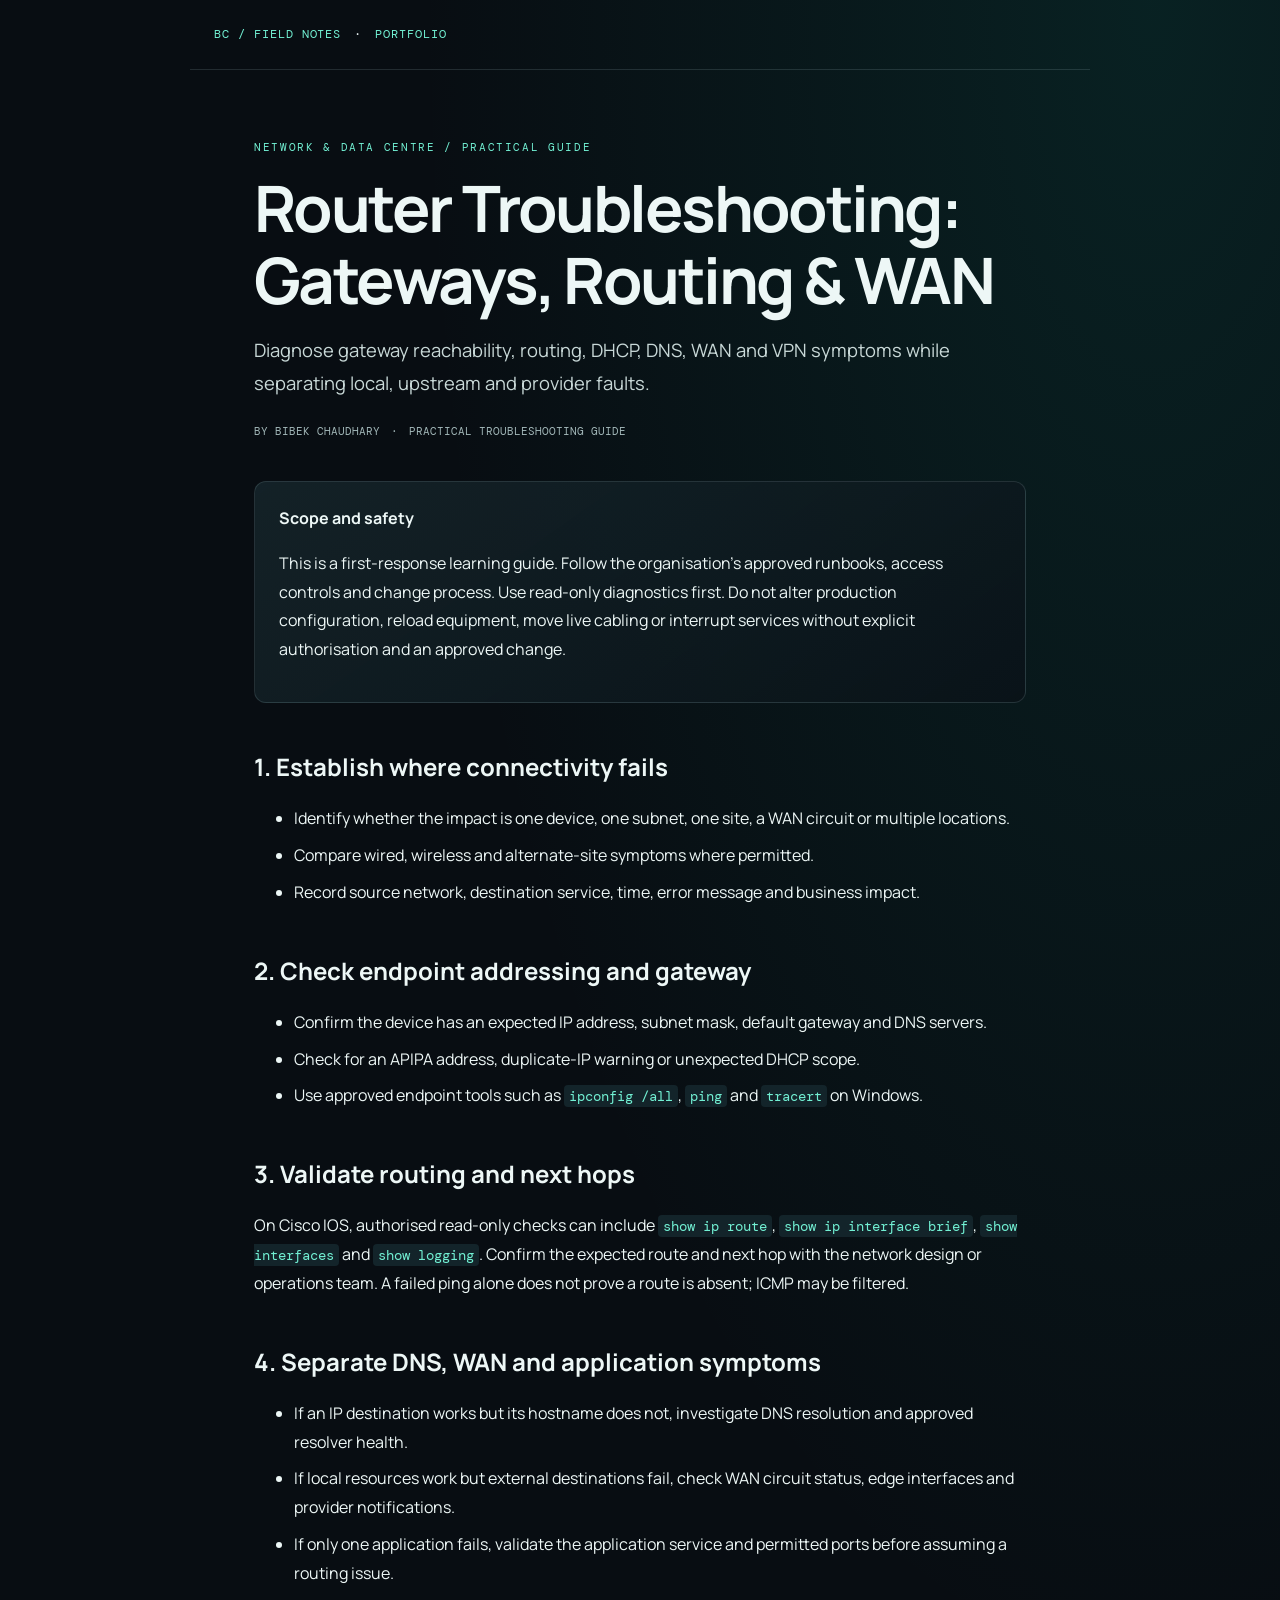
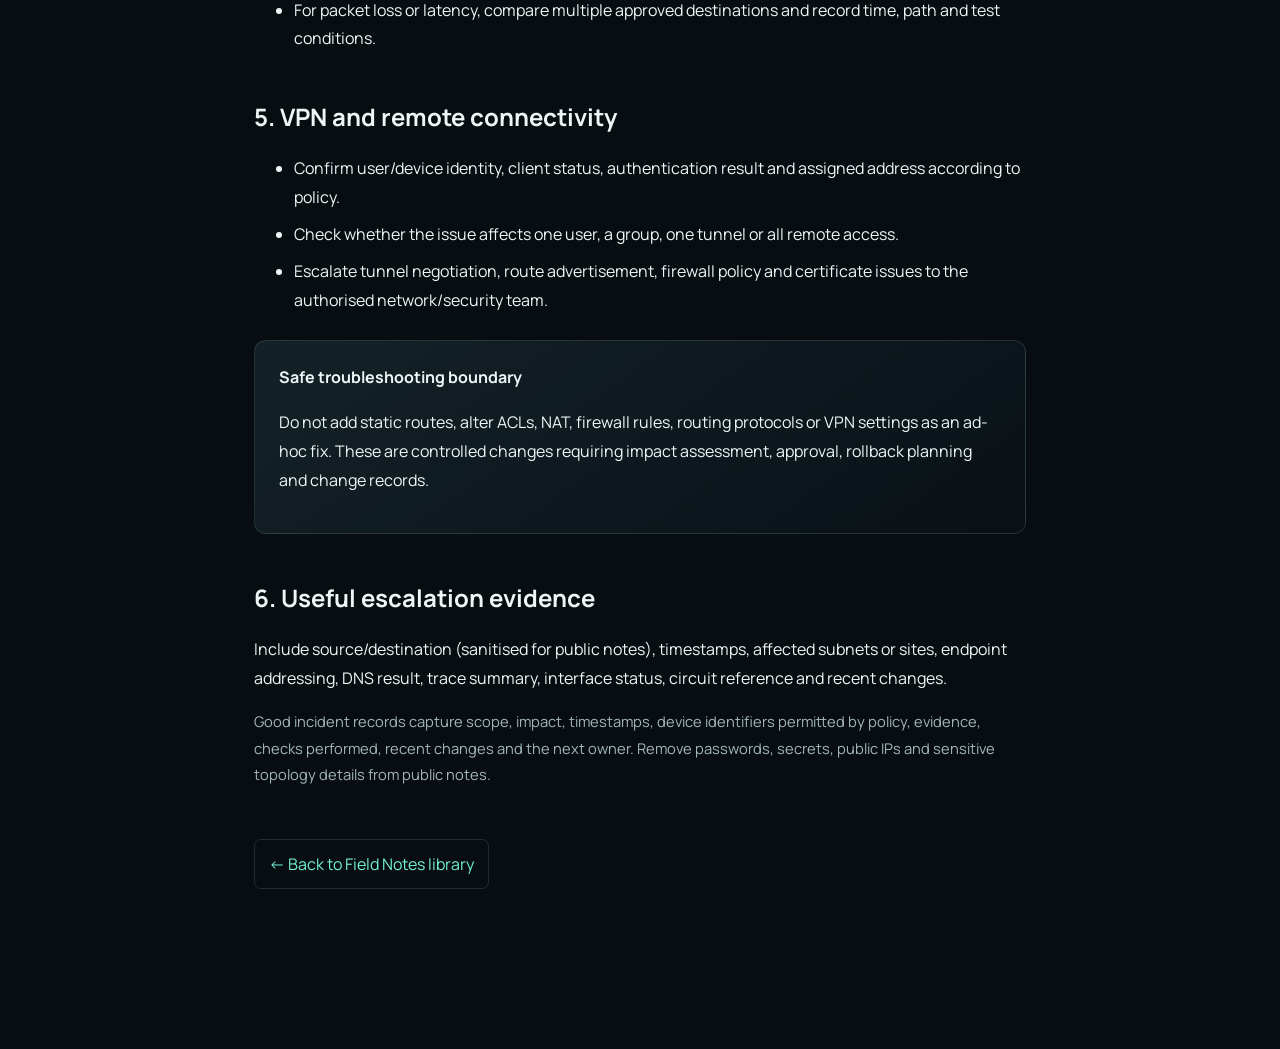
<file: field-notes/articles/router-troubleshooting.html>
<!doctype html><html lang="en"><head><meta charset="utf-8"><meta name="viewport" content="width=device-width,initial-scale=1"><meta name="description" content="Diagnose gateway reachability, routing, DHCP, DNS, WAN and VPN symptoms while separating local, upstream and provider faults."><meta name="theme-color" content="#080d12"><title>Router Troubleshooting: Gateways, Routing & WAN | IT Field Notes</title><link rel="preconnect" href="https://fonts.googleapis.com"><link href="https://fonts.googleapis.com/css2?family=DM+Mono:wght@400;500&family=Manrope:wght@400;500;600;700;800&display=swap" rel="stylesheet"><style>
:root{color-scheme:dark;--bg:#080d12;--panel:#0f1920;--text:#edf7f6;--muted:#a2b7b8;--teal:#72f0d3;--line:rgba(179,215,218,.15)}*{box-sizing:border-box}body{margin:0;background:radial-gradient(ellipse at 90% 0%,rgba(12,170,145,.13),transparent 45%),var(--bg);color:var(--text);font:16px/1.8 Manrope,Arial,sans-serif}a{color:var(--teal);text-decoration:none}.top{max-width:900px;margin:auto;padding:26px 24px;border-bottom:1px solid var(--line);font:12px 'DM Mono',monospace;letter-spacing:.08em}.wrap{max-width:820px;margin:70px auto;padding:0 24px 90px}.eyebrow{font:11px 'DM Mono',monospace;color:var(--teal);letter-spacing:.15em;text-transform:uppercase}.wrap h1{font-size:clamp(2.2rem,6vw,4rem);line-height:1.12;letter-spacing:-.04em;margin:18px 0}.intro{font-size:1.15rem;color:#c8d8d7;max-width:700px}.meta{font:11px 'DM Mono',monospace;color:var(--muted);margin:24px 0 42px}.panel{background:linear-gradient(145deg,rgba(24,42,48,.72),rgba(10,18,24,.82));border:1px solid var(--line);border-radius:12px;padding:22px 24px;margin:26px 0}.wrap h2{font-size:1.5rem;margin:42px 0 12px}.wrap h3{font-size:1.05rem;color:var(--teal);margin:26px 0 8px}.wrap li{margin:8px 0}.wrap code{font:.9em 'DM Mono',monospace;color:var(--teal);background:#13242a;padding:2px 5px;border-radius:4px}.note{color:var(--muted);font-size:.92rem}.back{display:inline-block;margin-top:36px;border:1px solid var(--line);border-radius:7px;padding:10px 14px}
</style></head><body><header class="top"><a href="../index.html">BC / FIELD NOTES</a>　·　<a href="../../">PORTFOLIO</a></header><main class="wrap"><p class="eyebrow">NETWORK & DATA CENTRE / PRACTICAL GUIDE</p><h1>Router Troubleshooting: Gateways, Routing & WAN</h1><p class="intro">Diagnose gateway reachability, routing, DHCP, DNS, WAN and VPN symptoms while separating local, upstream and provider faults.</p><p class="meta">BY BIBEK CHAUDHARY　·　PRACTICAL TROUBLESHOOTING GUIDE</p><div class="panel"><strong>Scope and safety</strong><p>This is a first-response learning guide. Follow the organisation's approved runbooks, access controls and change process. Use read-only diagnostics first. Do not alter production configuration, reload equipment, move live cabling or interrupt services without explicit authorisation and an approved change.</p></div>
<h2>1. Establish where connectivity fails</h2><ul><li>Identify whether the impact is one device, one subnet, one site, a WAN circuit or multiple locations.</li><li>Compare wired, wireless and alternate-site symptoms where permitted.</li><li>Record source network, destination service, time, error message and business impact.</li></ul>
<h2>2. Check endpoint addressing and gateway</h2><ul><li>Confirm the device has an expected IP address, subnet mask, default gateway and DNS servers.</li><li>Check for an APIPA address, duplicate-IP warning or unexpected DHCP scope.</li><li>Use approved endpoint tools such as <code>ipconfig /all</code>, <code>ping</code> and <code>tracert</code> on Windows.</li></ul>
<h2>3. Validate routing and next hops</h2><p>On Cisco IOS, authorised read-only checks can include <code>show ip route</code>, <code>show ip interface brief</code>, <code>show interfaces</code> and <code>show logging</code>. Confirm the expected route and next hop with the network design or operations team. A failed ping alone does not prove a route is absent; ICMP may be filtered.</p>
<h2>4. Separate DNS, WAN and application symptoms</h2><ul><li>If an IP destination works but its hostname does not, investigate DNS resolution and approved resolver health.</li><li>If local resources work but external destinations fail, check WAN circuit status, edge interfaces and provider notifications.</li><li>If only one application fails, validate the application service and permitted ports before assuming a routing issue.</li><li>For packet loss or latency, compare multiple approved destinations and record time, path and test conditions.</li></ul>
<h2>5. VPN and remote connectivity</h2><ul><li>Confirm user/device identity, client status, authentication result and assigned address according to policy.</li><li>Check whether the issue affects one user, a group, one tunnel or all remote access.</li><li>Escalate tunnel negotiation, route advertisement, firewall policy and certificate issues to the authorised network/security team.</li></ul>
<div class="panel"><strong>Safe troubleshooting boundary</strong><p>Do not add static routes, alter ACLs, NAT, firewall rules, routing protocols or VPN settings as an ad-hoc fix. These are controlled changes requiring impact assessment, approval, rollback planning and change records.</p></div>
<h2>6. Useful escalation evidence</h2><p>Include source/destination (sanitised for public notes), timestamps, affected subnets or sites, endpoint addressing, DNS result, trace summary, interface status, circuit reference and recent changes.</p><p class="note">Good incident records capture scope, impact, timestamps, device identifiers permitted by policy, evidence, checks performed, recent changes and the next owner. Remove passwords, secrets, public IPs and sensitive topology details from public notes.</p><a class="back" href="../index.html#library">← Back to Field Notes library</a></main></body></html>
</file>
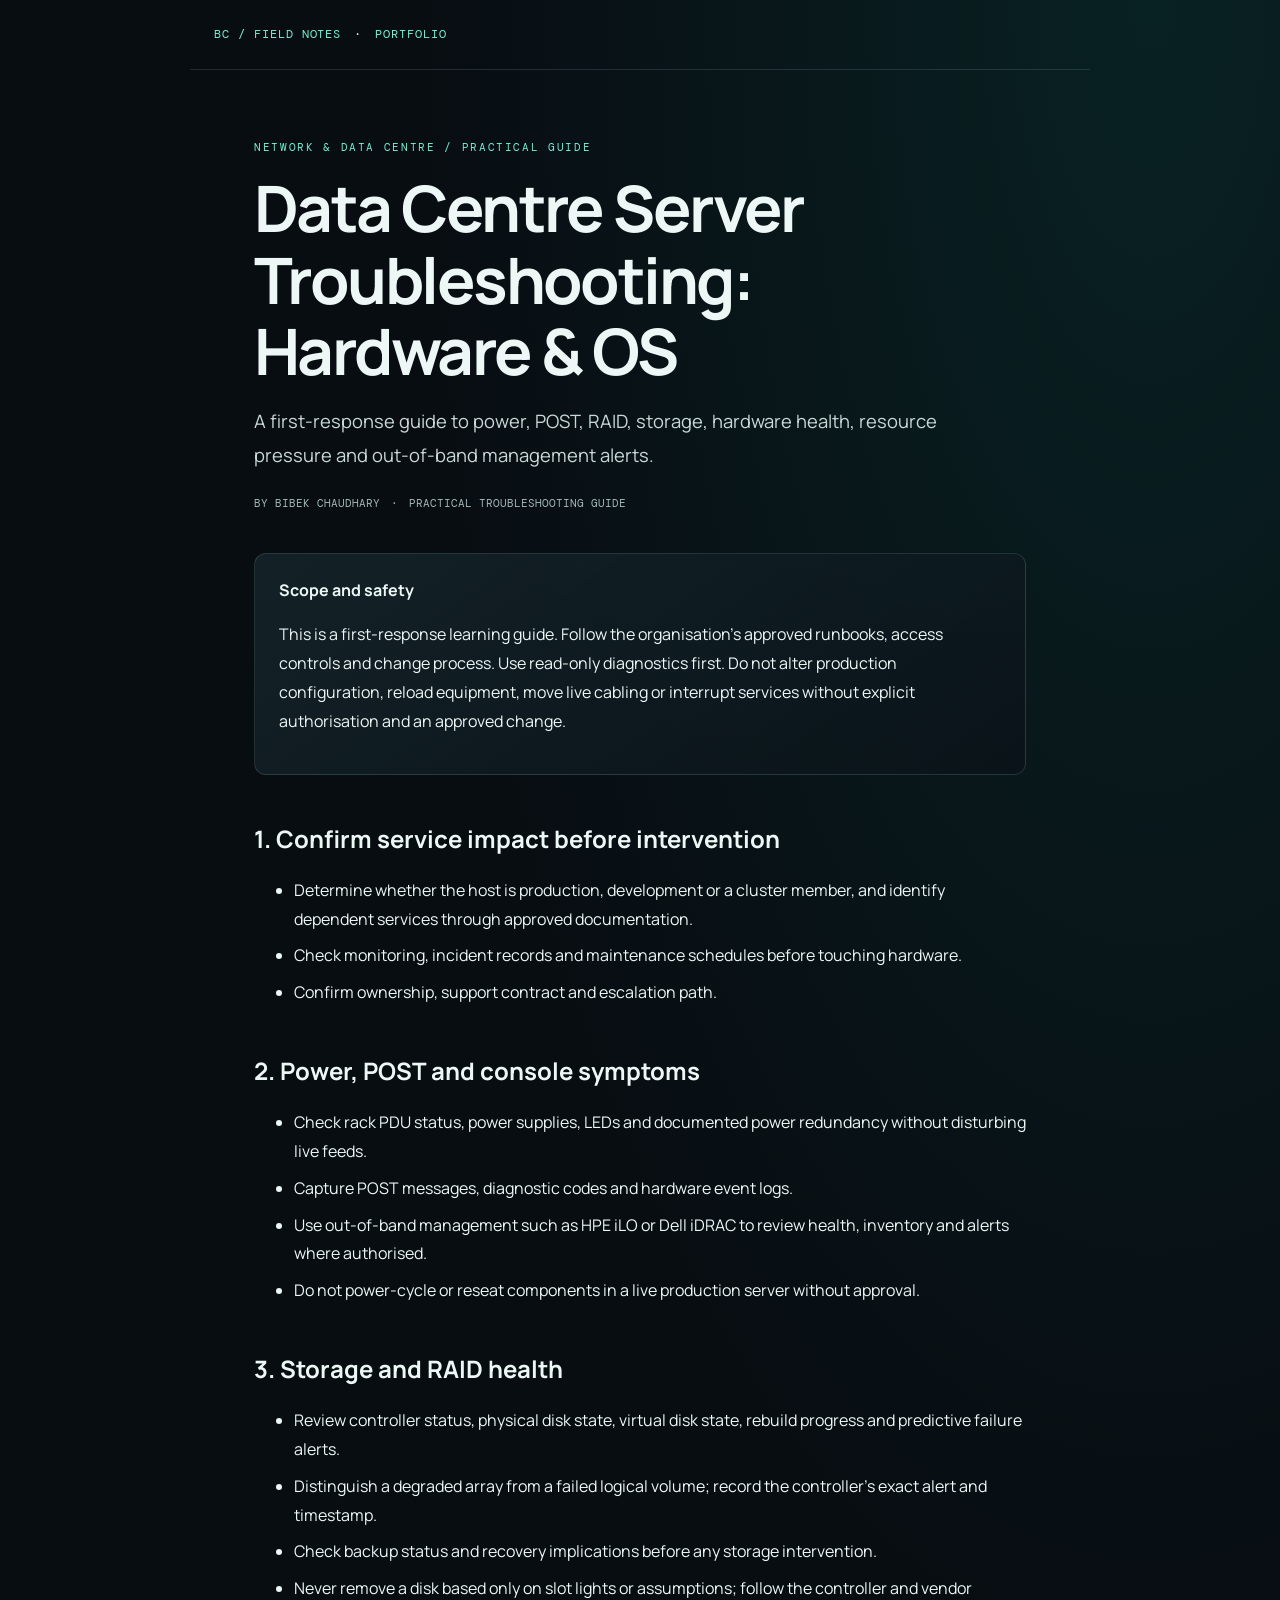
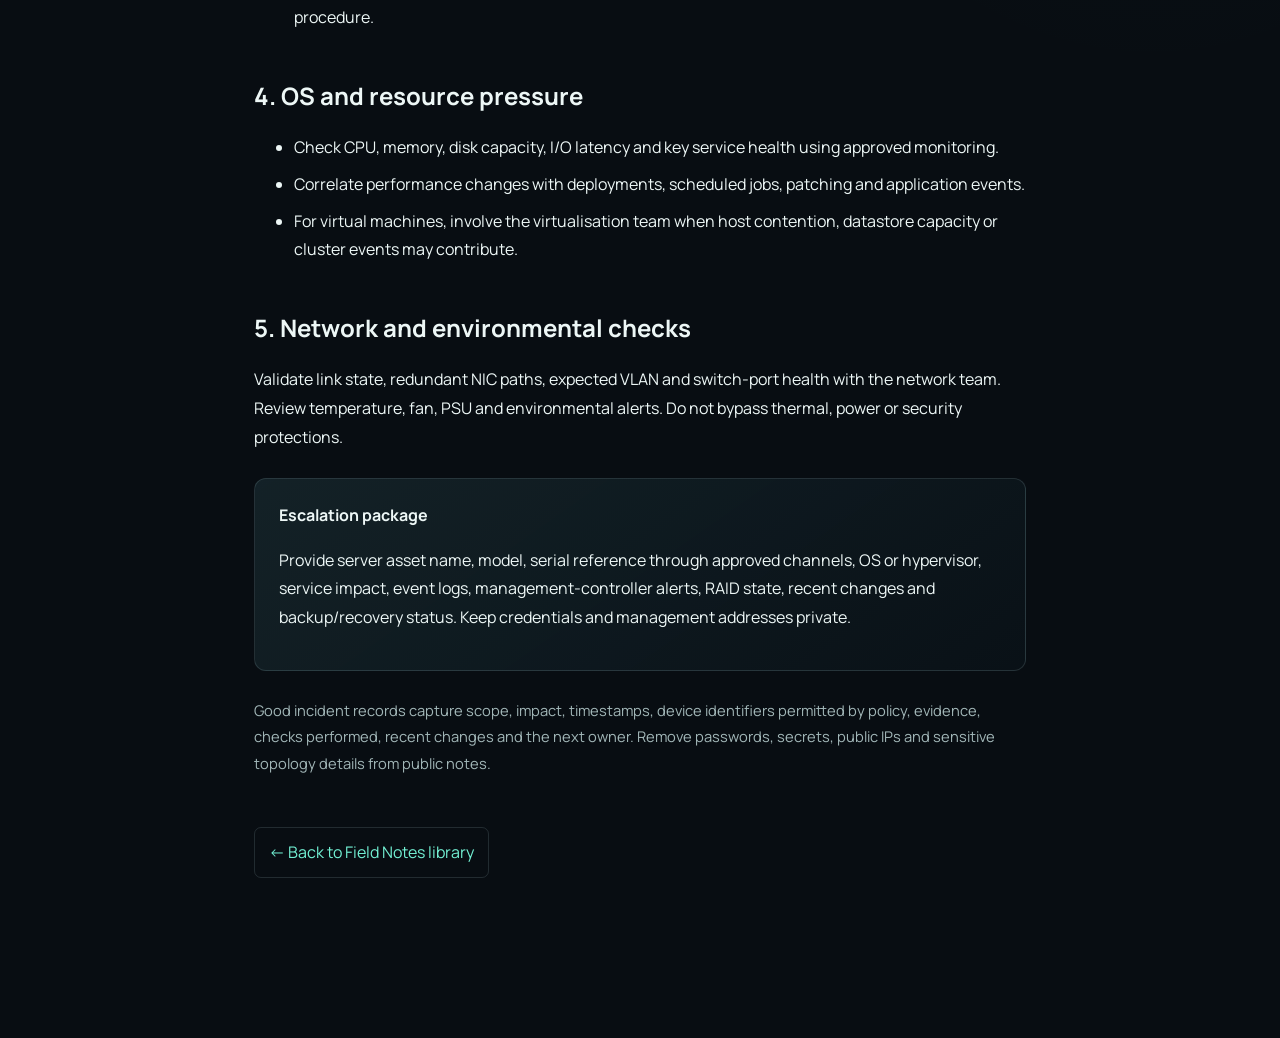
<file: field-notes/articles/server-troubleshooting.html>
<!doctype html><html lang="en"><head><meta charset="utf-8"><meta name="viewport" content="width=device-width,initial-scale=1"><meta name="description" content="A first-response guide to power, POST, RAID, storage, hardware health, resource pressure and out-of-band management alerts."><meta name="theme-color" content="#080d12"><title>Data Centre Server Troubleshooting: Hardware & OS | IT Field Notes</title><link rel="preconnect" href="https://fonts.googleapis.com"><link href="https://fonts.googleapis.com/css2?family=DM+Mono:wght@400;500&family=Manrope:wght@400;500;600;700;800&display=swap" rel="stylesheet"><style>
:root{color-scheme:dark;--bg:#080d12;--panel:#0f1920;--text:#edf7f6;--muted:#a2b7b8;--teal:#72f0d3;--line:rgba(179,215,218,.15)}*{box-sizing:border-box}body{margin:0;background:radial-gradient(ellipse at 90% 0%,rgba(12,170,145,.13),transparent 45%),var(--bg);color:var(--text);font:16px/1.8 Manrope,Arial,sans-serif}a{color:var(--teal);text-decoration:none}.top{max-width:900px;margin:auto;padding:26px 24px;border-bottom:1px solid var(--line);font:12px 'DM Mono',monospace;letter-spacing:.08em}.wrap{max-width:820px;margin:70px auto;padding:0 24px 90px}.eyebrow{font:11px 'DM Mono',monospace;color:var(--teal);letter-spacing:.15em;text-transform:uppercase}.wrap h1{font-size:clamp(2.2rem,6vw,4rem);line-height:1.12;letter-spacing:-.04em;margin:18px 0}.intro{font-size:1.15rem;color:#c8d8d7;max-width:700px}.meta{font:11px 'DM Mono',monospace;color:var(--muted);margin:24px 0 42px}.panel{background:linear-gradient(145deg,rgba(24,42,48,.72),rgba(10,18,24,.82));border:1px solid var(--line);border-radius:12px;padding:22px 24px;margin:26px 0}.wrap h2{font-size:1.5rem;margin:42px 0 12px}.wrap h3{font-size:1.05rem;color:var(--teal);margin:26px 0 8px}.wrap li{margin:8px 0}.wrap code{font:.9em 'DM Mono',monospace;color:var(--teal);background:#13242a;padding:2px 5px;border-radius:4px}.note{color:var(--muted);font-size:.92rem}.back{display:inline-block;margin-top:36px;border:1px solid var(--line);border-radius:7px;padding:10px 14px}
</style></head><body><header class="top"><a href="../index.html">BC / FIELD NOTES</a>　·　<a href="../../">PORTFOLIO</a></header><main class="wrap"><p class="eyebrow">NETWORK & DATA CENTRE / PRACTICAL GUIDE</p><h1>Data Centre Server Troubleshooting: Hardware & OS</h1><p class="intro">A first-response guide to power, POST, RAID, storage, hardware health, resource pressure and out-of-band management alerts.</p><p class="meta">BY BIBEK CHAUDHARY　·　PRACTICAL TROUBLESHOOTING GUIDE</p><div class="panel"><strong>Scope and safety</strong><p>This is a first-response learning guide. Follow the organisation's approved runbooks, access controls and change process. Use read-only diagnostics first. Do not alter production configuration, reload equipment, move live cabling or interrupt services without explicit authorisation and an approved change.</p></div>
<h2>1. Confirm service impact before intervention</h2><ul><li>Determine whether the host is production, development or a cluster member, and identify dependent services through approved documentation.</li><li>Check monitoring, incident records and maintenance schedules before touching hardware.</li><li>Confirm ownership, support contract and escalation path.</li></ul>
<h2>2. Power, POST and console symptoms</h2><ul><li>Check rack PDU status, power supplies, LEDs and documented power redundancy without disturbing live feeds.</li><li>Capture POST messages, diagnostic codes and hardware event logs.</li><li>Use out-of-band management such as HPE iLO or Dell iDRAC to review health, inventory and alerts where authorised.</li><li>Do not power-cycle or reseat components in a live production server without approval.</li></ul>
<h2>3. Storage and RAID health</h2><ul><li>Review controller status, physical disk state, virtual disk state, rebuild progress and predictive failure alerts.</li><li>Distinguish a degraded array from a failed logical volume; record the controller's exact alert and timestamp.</li><li>Check backup status and recovery implications before any storage intervention.</li><li>Never remove a disk based only on slot lights or assumptions; follow the controller and vendor procedure.</li></ul>
<h2>4. OS and resource pressure</h2><ul><li>Check CPU, memory, disk capacity, I/O latency and key service health using approved monitoring.</li><li>Correlate performance changes with deployments, scheduled jobs, patching and application events.</li><li>For virtual machines, involve the virtualisation team when host contention, datastore capacity or cluster events may contribute.</li></ul>
<h2>5. Network and environmental checks</h2><p>Validate link state, redundant NIC paths, expected VLAN and switch-port health with the network team. Review temperature, fan, PSU and environmental alerts. Do not bypass thermal, power or security protections.</p>
<div class="panel"><strong>Escalation package</strong><p>Provide server asset name, model, serial reference through approved channels, OS or hypervisor, service impact, event logs, management-controller alerts, RAID state, recent changes and backup/recovery status. Keep credentials and management addresses private.</p></div><p class="note">Good incident records capture scope, impact, timestamps, device identifiers permitted by policy, evidence, checks performed, recent changes and the next owner. Remove passwords, secrets, public IPs and sensitive topology details from public notes.</p><a class="back" href="../index.html#library">← Back to Field Notes library</a></main></body></html>
</file>
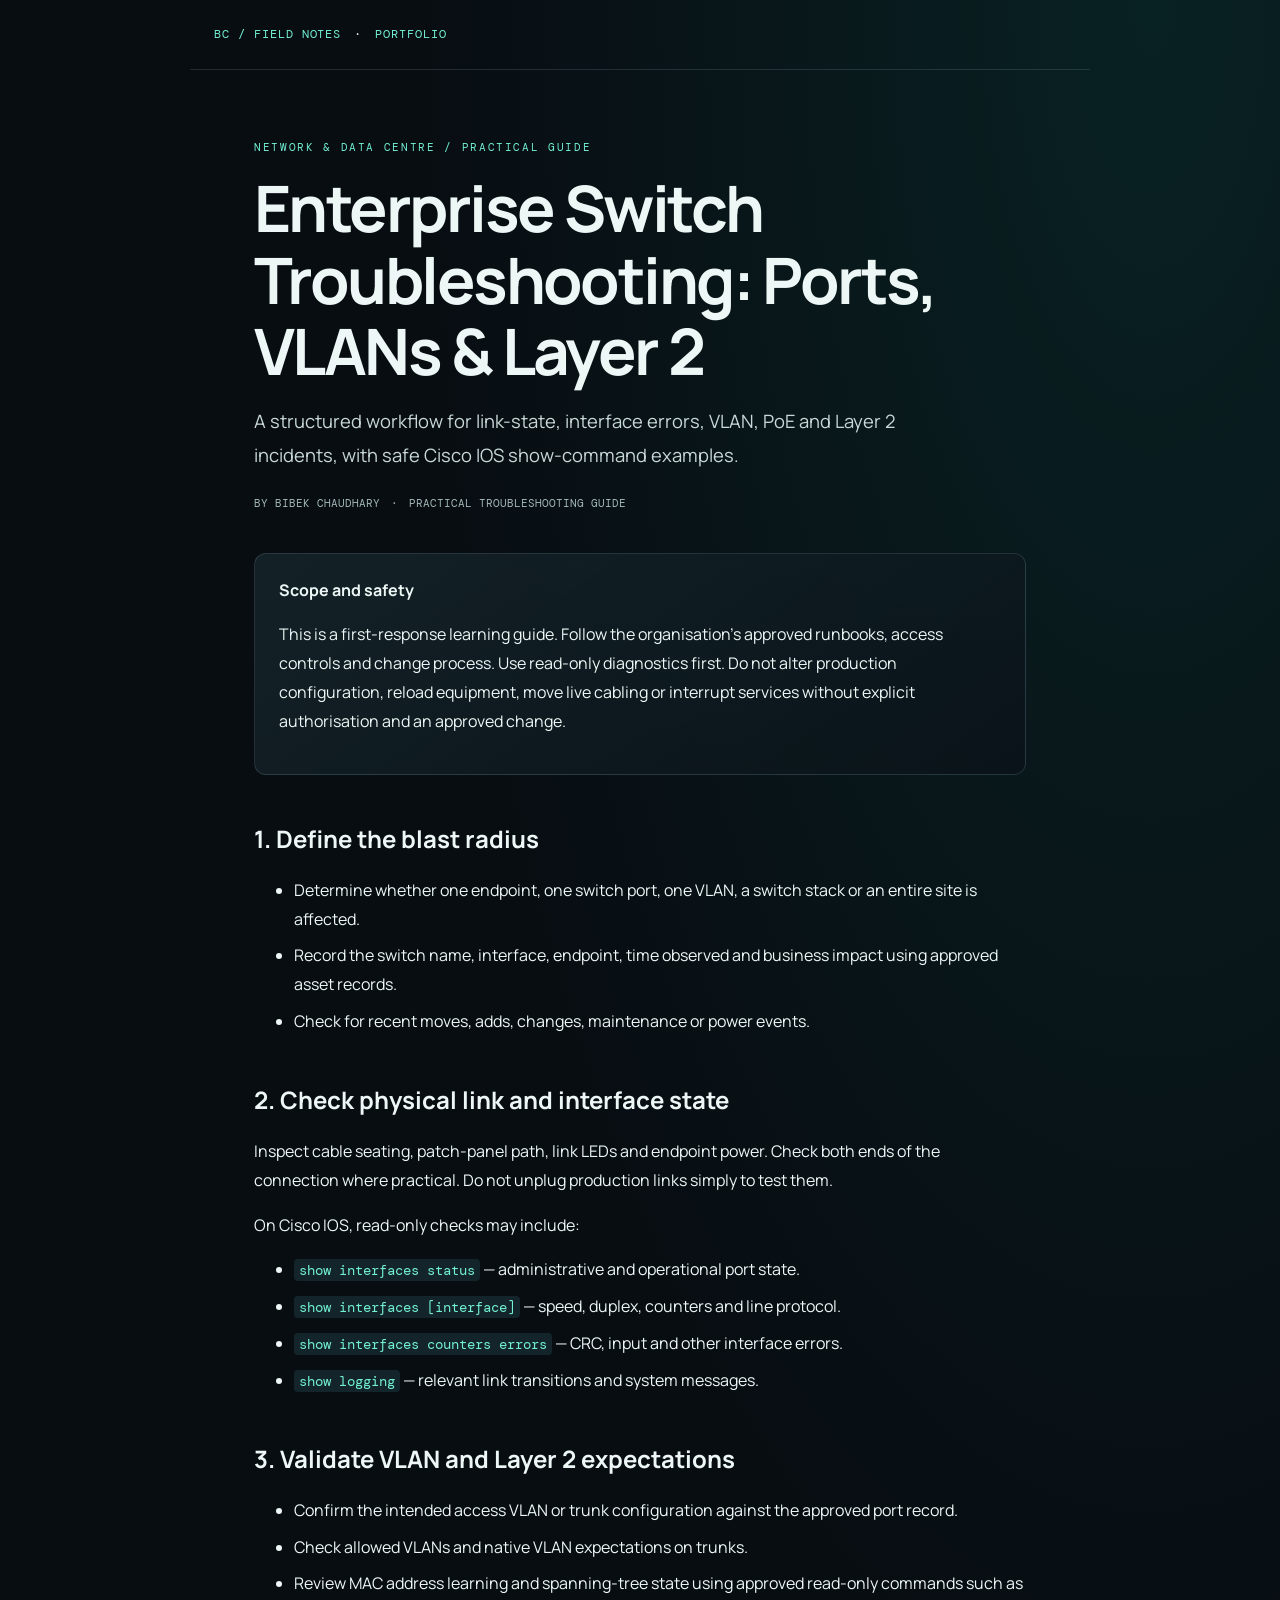
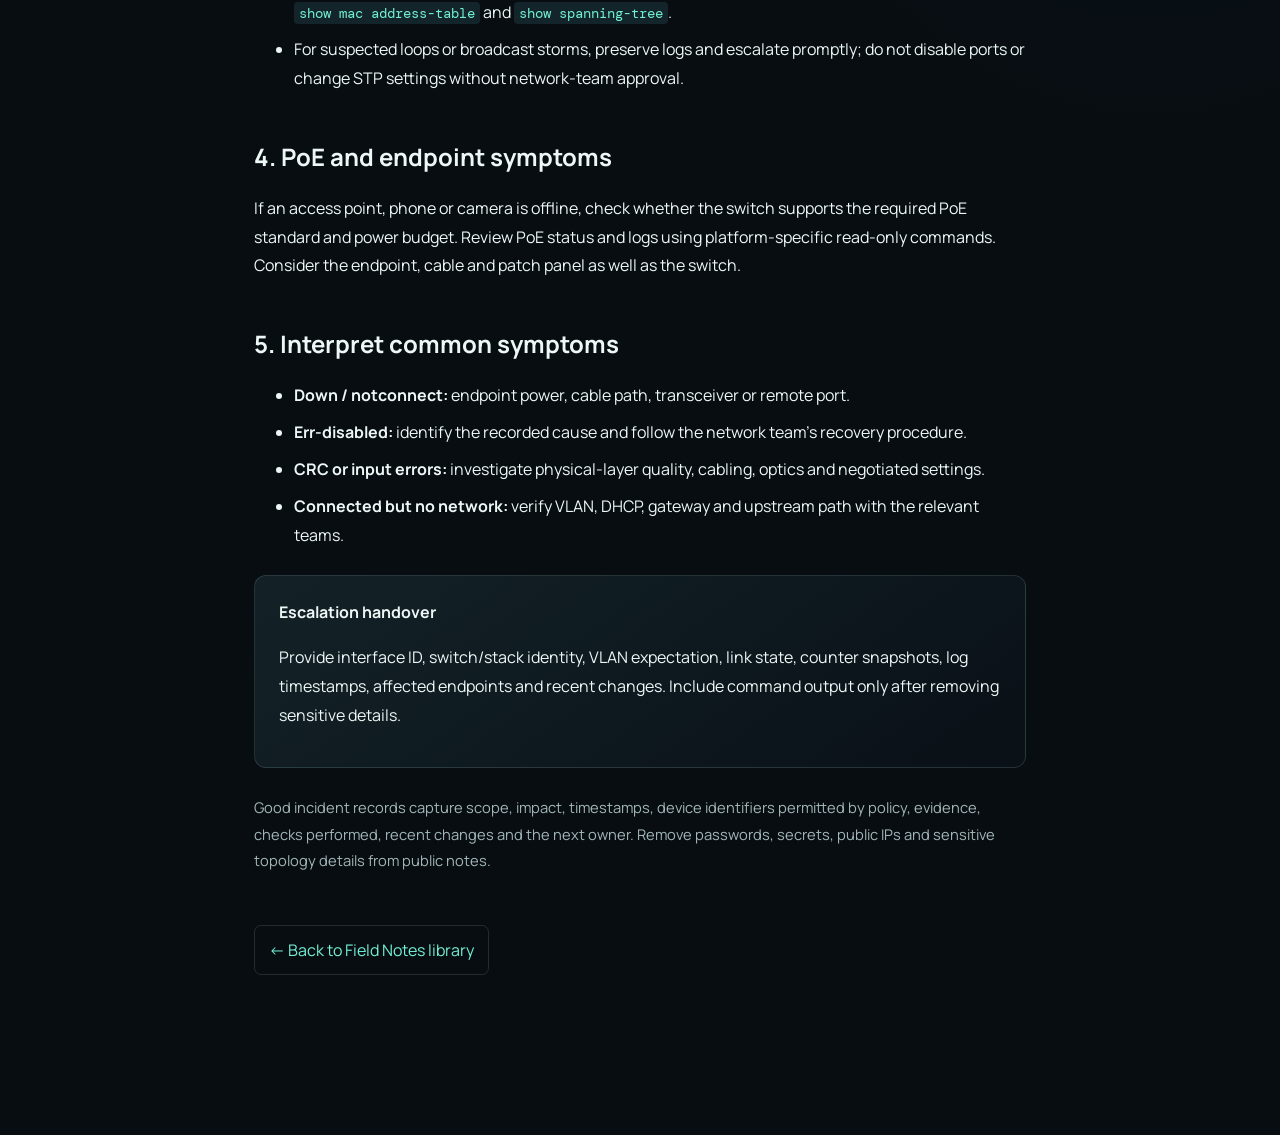
<file: field-notes/articles/switch-troubleshooting.html>
<!doctype html><html lang="en"><head><meta charset="utf-8"><meta name="viewport" content="width=device-width,initial-scale=1"><meta name="description" content="A structured workflow for link-state, interface errors, VLAN, PoE and Layer 2 incidents, with safe Cisco IOS show-command examples."><meta name="theme-color" content="#080d12"><title>Enterprise Switch Troubleshooting: Ports, VLANs & Layer 2 | IT Field Notes</title><link rel="preconnect" href="https://fonts.googleapis.com"><link href="https://fonts.googleapis.com/css2?family=DM+Mono:wght@400;500&family=Manrope:wght@400;500;600;700;800&display=swap" rel="stylesheet"><style>
:root{color-scheme:dark;--bg:#080d12;--panel:#0f1920;--text:#edf7f6;--muted:#a2b7b8;--teal:#72f0d3;--line:rgba(179,215,218,.15)}*{box-sizing:border-box}body{margin:0;background:radial-gradient(ellipse at 90% 0%,rgba(12,170,145,.13),transparent 45%),var(--bg);color:var(--text);font:16px/1.8 Manrope,Arial,sans-serif}a{color:var(--teal);text-decoration:none}.top{max-width:900px;margin:auto;padding:26px 24px;border-bottom:1px solid var(--line);font:12px 'DM Mono',monospace;letter-spacing:.08em}.wrap{max-width:820px;margin:70px auto;padding:0 24px 90px}.eyebrow{font:11px 'DM Mono',monospace;color:var(--teal);letter-spacing:.15em;text-transform:uppercase}.wrap h1{font-size:clamp(2.2rem,6vw,4rem);line-height:1.12;letter-spacing:-.04em;margin:18px 0}.intro{font-size:1.15rem;color:#c8d8d7;max-width:700px}.meta{font:11px 'DM Mono',monospace;color:var(--muted);margin:24px 0 42px}.panel{background:linear-gradient(145deg,rgba(24,42,48,.72),rgba(10,18,24,.82));border:1px solid var(--line);border-radius:12px;padding:22px 24px;margin:26px 0}.wrap h2{font-size:1.5rem;margin:42px 0 12px}.wrap h3{font-size:1.05rem;color:var(--teal);margin:26px 0 8px}.wrap li{margin:8px 0}.wrap code{font:.9em 'DM Mono',monospace;color:var(--teal);background:#13242a;padding:2px 5px;border-radius:4px}.note{color:var(--muted);font-size:.92rem}.back{display:inline-block;margin-top:36px;border:1px solid var(--line);border-radius:7px;padding:10px 14px}
</style></head><body><header class="top"><a href="../index.html">BC / FIELD NOTES</a>　·　<a href="../../">PORTFOLIO</a></header><main class="wrap"><p class="eyebrow">NETWORK & DATA CENTRE / PRACTICAL GUIDE</p><h1>Enterprise Switch Troubleshooting: Ports, VLANs & Layer 2</h1><p class="intro">A structured workflow for link-state, interface errors, VLAN, PoE and Layer 2 incidents, with safe Cisco IOS show-command examples.</p><p class="meta">BY BIBEK CHAUDHARY　·　PRACTICAL TROUBLESHOOTING GUIDE</p><div class="panel"><strong>Scope and safety</strong><p>This is a first-response learning guide. Follow the organisation's approved runbooks, access controls and change process. Use read-only diagnostics first. Do not alter production configuration, reload equipment, move live cabling or interrupt services without explicit authorisation and an approved change.</p></div>
<h2>1. Define the blast radius</h2><ul><li>Determine whether one endpoint, one switch port, one VLAN, a switch stack or an entire site is affected.</li><li>Record the switch name, interface, endpoint, time observed and business impact using approved asset records.</li><li>Check for recent moves, adds, changes, maintenance or power events.</li></ul>
<h2>2. Check physical link and interface state</h2><p>Inspect cable seating, patch-panel path, link LEDs and endpoint power. Check both ends of the connection where practical. Do not unplug production links simply to test them.</p><p>On Cisco IOS, read-only checks may include:</p><ul><li><code>show interfaces status</code> — administrative and operational port state.</li><li><code>show interfaces [interface]</code> — speed, duplex, counters and line protocol.</li><li><code>show interfaces counters errors</code> — CRC, input and other interface errors.</li><li><code>show logging</code> — relevant link transitions and system messages.</li></ul>
<h2>3. Validate VLAN and Layer 2 expectations</h2><ul><li>Confirm the intended access VLAN or trunk configuration against the approved port record.</li><li>Check allowed VLANs and native VLAN expectations on trunks.</li><li>Review MAC address learning and spanning-tree state using approved read-only commands such as <code>show mac address-table</code> and <code>show spanning-tree</code>.</li><li>For suspected loops or broadcast storms, preserve logs and escalate promptly; do not disable ports or change STP settings without network-team approval.</li></ul>
<h2>4. PoE and endpoint symptoms</h2><p>If an access point, phone or camera is offline, check whether the switch supports the required PoE standard and power budget. Review PoE status and logs using platform-specific read-only commands. Consider the endpoint, cable and patch panel as well as the switch.</p>
<h2>5. Interpret common symptoms</h2><ul><li><strong>Down / notconnect:</strong> endpoint power, cable path, transceiver or remote port.</li><li><strong>Err-disabled:</strong> identify the recorded cause and follow the network team's recovery procedure.</li><li><strong>CRC or input errors:</strong> investigate physical-layer quality, cabling, optics and negotiated settings.</li><li><strong>Connected but no network:</strong> verify VLAN, DHCP, gateway and upstream path with the relevant teams.</li></ul>
<div class="panel"><strong>Escalation handover</strong><p>Provide interface ID, switch/stack identity, VLAN expectation, link state, counter snapshots, log timestamps, affected endpoints and recent changes. Include command output only after removing sensitive details.</p></div><p class="note">Good incident records capture scope, impact, timestamps, device identifiers permitted by policy, evidence, checks performed, recent changes and the next owner. Remove passwords, secrets, public IPs and sensitive topology details from public notes.</p><a class="back" href="../index.html#library">← Back to Field Notes library</a></main></body></html>
</file>
<file: styles/custom.css>
/* =========================================================
   BIBEK CHAUDHARY — CUSTOM CSS
   Additional utilities and compatibility styles
   ========================================================= */

html {
    scroll-behavior: smooth;
}

body {
    margin: 0;
    padding: 0;
    font-family: var(--sans, Arial, sans-serif);
    line-height: 1.7;
}

img {
    max-width: 100%;
}

.fullscreen {
    min-height: 100vh;
    display: flex;
    align-items: center;
    justify-content: center;
    text-align: center;
}

.scroll-down {
    animation: bounce 2s infinite;
}

@keyframes bounce {
    0%, 20%, 50%, 80%, 100% {
        transform: translateY(0);
    }

    40% {
        transform: translateY(-10px);
    }

    60% {
        transform: translateY(-5px);
    }
}

.timeline .event {
    margin-bottom: 20px;
}

a {
    transition: color 0.2s ease;
}

button,
input,
textarea {
    font: inherit;
}

button {
    cursor: pointer;
}

input,
textarea {
    width: 100%;
    max-width: 100%;
    box-sizing: border-box;
}

textarea {
    resize: vertical;
}

#mobile-toggle {
    display: none;
}

#mobile-menu {
    display: none;
}

#mobile-menu.open {
    display: flex;
}

@media (max-width: 820px) {
    .fullscreen {
        min-height: auto;
        padding: 5rem 1.5rem;
    }
}

@media (max-width: 680px) {
    .fullscreen {
        padding: 4rem 1rem;
    }

    .scroll-down {
        animation-duration: 2.5s;
    }
}

@media (prefers-reduced-motion: reduce) {
    *,
    *::before,
    *::after {
        scroll-behavior: auto !important;
        animation: none !important;
        transition: none !important;
    }
}
</file>
<file: styles/corporate.css>
/* =========================================================
   BIBEK CHAUDHARY — MODERN BENTO PORTFOLIO CSS
   ========================================================= */

:root {
    --bg: #0a0a0d;
    --bg2: #10101a;
    --bg3: #16161f;
    --border: rgba(255,255,255,0.08);
    --border-hover: rgba(13,148,136,0.5);
    --text: #f0f0f5;
    --text-muted: #94a3b8;
    --text-soft: #cbd5e1;
    --text-dim: #64748b;
    --teal: #0d9488;
    --teal-bright: #2dd4bf;
    --teal-dim: rgba(13,148,136,0.12);
    --mono: 'JetBrains Mono', monospace;
    --sans: 'Inter', sans-serif;
    --radius: 12px;
    --transition: 0.25s ease;
}

body.light {
    --bg: #f8fafc;
    --bg2: #ffffff;
    --bg3: #f1f5f9;
    --border: rgba(0,0,0,0.08);
    --border-hover: rgba(15,118,110,0.4);
    --text: #0f172a;
    --text-muted: #475569;
    --text-soft: #334155;
    --text-dim: #94a3b8;
    --teal: #0f766e;
    --teal-bright: #0d9488;
    --teal-dim: rgba(15,118,110,0.08);
}

*, *::before, *::after { box-sizing: border-box; margin: 0; padding: 0; }
html { scroll-behavior: smooth; overflow-x: clip; }
body { background: var(--bg); color: var(--text); font-family: var(--sans); font-size: 15px; line-height: 1.75; }

/* NAV */
header { position: sticky; top: 0; z-index: 1000; background: var(--bg2); border-bottom: 1px solid var(--border); backdrop-filter: blur(12px); }
.nav-inner { max-width: 1100px; margin: 0 auto; padding: 0 2rem; height: 68px; display: flex; align-items: center; justify-content: space-between; }
.logo-wrap { display: flex; align-items: center; gap: 10px; text-decoration: none; }
.logo-avatar { width: 36px; height: 36px; border-radius: 50%; object-fit: cover; border: 2px solid var(--teal); }
.logo-text { font-family: var(--mono); font-size: 14px; color: var(--teal); font-weight: 500; }
.logo-text span { color: var(--text-dim); }
nav ul { list-style: none; display: flex; gap: 1.75rem; }
nav a { font-family: var(--mono); font-size: 13px; color: var(--text-muted); text-decoration: none; transition: color var(--transition); }
nav a:hover { color: var(--teal-bright); }
.nav-right { display: flex; align-items: center; gap: 10px; }
.theme-toggle { background: transparent; border: 1px solid var(--border); color: var(--text-muted); cursor: pointer; border-radius: 6px; padding: 6px 12px; font-family: var(--mono); font-size: 11px; transition: all var(--transition); }
.theme-toggle:hover { border-color: var(--teal); color: var(--teal); }
#mobile-toggle { display: none; background: none; border: 1px solid var(--border); border-radius: 6px; color: var(--text); padding: 6px; cursor: pointer; }
#mobile-menu { display: none; flex-direction: column; background: var(--bg2); border-bottom: 1px solid var(--border); padding: 1rem 2rem; }
#mobile-menu.open { display: flex; }
#mobile-menu a { font-family: var(--mono); font-size: 13px; color: var(--text-muted); text-decoration: none; padding: 10px 0; border-bottom: 1px solid var(--border); }

/* SECTIONS */
section { padding: 5rem 2rem; }
.container { max-width: 960px; margin: 0 auto; }
.section-label { font-family: var(--mono); font-size: 11px; color: var(--teal); letter-spacing: 0.12em; text-transform: uppercase; margin-bottom: 0.5rem; }
h2 { font-size: 2.2rem; font-weight: 700; color: var(--text); margin-bottom: 2.5rem; letter-spacing: -0.02em; }

/* HERO */
#hero { min-height: calc(100vh - 68px); display: flex; align-items: center; position: relative; padding-top: 2rem; padding-bottom: 2rem; }
.hero-tag { display: inline-flex; align-items: center; gap: 8px; font-family: var(--mono); font-size: 11px; color: var(--teal-bright); background: var(--teal-dim); border: 1px solid rgba(13,148,136,0.3); padding: 5px 14px; border-radius: 20px; margin-bottom: 1.75rem; }
.hero-name-row { display: flex; align-items: center; gap: 1.5rem; margin-bottom: 1rem; flex-wrap: wrap; }
.hero-profile-pic { width: 88px; height: 88px; border-radius: 50%; object-fit: cover; border: 3px solid var(--teal); box-shadow: 0 8px 24px rgba(13,148,136,0.2); }
h1 { font-size: clamp(2.6rem, 5vw, 4.2rem); font-weight: 700; line-height: 1.1; color: var(--text); }
h1 em { color: var(--teal-bright); font-style: normal; }
.hero-role { font-family: var(--mono); font-size: 13px; color: var(--teal-bright); letter-spacing: 0.05em; margin-bottom: 1.25rem; }
.hero-sub { font-size: 1.05rem; color: var(--text-soft); max-width: 620px; margin-bottom: 2.25rem; line-height: 1.8; }
.hero-btns { display: flex; flex-wrap: wrap; gap: 12px; margin-bottom: 3rem; }
.btn-primary { background: var(--teal); color: white; padding: 11px 24px; border-radius: 8px; text-decoration: none; font-size: 13px; font-weight: 600; font-family: var(--mono); transition: all var(--transition); }
.btn-primary:hover { opacity: 0.9; transform: translateY(-2px); box-shadow: 0 6px 20px var(--teal-dim); }
.btn-ghost { background: transparent; color: var(--text-soft); padding: 11px 24px; border-radius: 8px; text-decoration: none; font-size: 13px; border: 1px solid var(--border); font-family: var(--mono); transition: all var(--transition); }
.btn-ghost:hover { border-color: var(--teal); color: var(--teal-bright); }
.btn-cv { background: transparent; color: var(--teal-bright); padding: 11px 24px; border-radius: 8px; text-decoration: none; font-size: 13px; border: 1px solid var(--teal); font-family: var(--mono); transition: all var(--transition); }
.btn-cv:hover { background: var(--teal-dim); }

.hero-stats { display: grid; grid-template-columns: repeat(4, 1fr); border: 1px solid var(--border); border-radius: var(--radius); overflow: hidden; background: var(--bg2); max-width: 600px; }
.stat { padding: 16px 20px; border-right: 1px solid var(--border); text-align: center; }
.stat:last-child { border-right: none; }
.stat-val { font-family: var(--mono); font-size: 1.4rem; color: var(--teal-bright); font-weight: 600; }
.stat-lbl { font-size: 11px; color: var(--text-muted); text-transform: uppercase; letter-spacing: 0.05em; margin-top: 2px; }

/* BENTO GRID */
.bento-grid { display: grid; grid-template-columns: repeat(3, 1fr); gap: 1.25rem; }
.bento-card { background: var(--bg2); border: 1px solid var(--border); border-radius: var(--radius); padding: 2rem; transition: all var(--transition); }
.bento-card:hover { border-color: var(--border-hover); transform: translateY(-3px); box-shadow: 0 12px 30px rgba(0,0,0,0.1); }
.bento-main { grid-column: span 2; }
.bento-tag { font-family: var(--mono); font-size: 11px; color: var(--teal); margin-bottom: 0.75rem; text-transform: uppercase; letter-spacing: 0.08em; }
.bento-card h3 { font-size: 1.2rem; font-weight: 600; color: var(--text); margin-bottom: 0.75rem; }
.bento-card p { font-size: 14.5px; color: var(--text-soft); line-height: 1.7; }
.client-grid { display: flex; flex-wrap: gap; gap: 8px; }
.client-chip { font-family: var(--mono); font-size: 11px; color: var(--text-muted); border: 1px solid var(--border); padding: 4px 10px; border-radius: 20px; background: var(--bg3); }

/* EXPERIENCE & CARDS */
.timeline { display: flex; flex-direction: column; gap: 1.25rem; }
.job, .case-study, .skill-group, .cert { background: var(--bg2); border: 1px solid var(--border); border-radius: var(--radius); padding: 2rem; transition: all var(--transition); }
.job:hover, .case-study:hover, .skill-group:hover, .cert:hover { border-color: var(--border-hover); transform: translateY(-2px); }
.job-header { display: flex; justify-content: space-between; align-items: flex-start; gap: 1rem; margin-bottom: 4px; flex-wrap: wrap; }
.job-title { font-size: 1.1rem; font-weight: 600; color: var(--text); }
.job-date { font-family: var(--mono); font-size: 11.5px; color: var(--teal-bright); background: var(--teal-dim); padding: 3px 10px; border-radius: 20px; border: 1px solid rgba(13,148,136,0.2); }
.job-company { font-family: var(--mono); font-size: 12px; color: var(--text-muted); margin-bottom: 1.25rem; }
.job-list { list-style: none; display: flex; flex-direction: column; gap: 8px; }
.job-list li { position: relative; padding-left: 20px; font-size: 14px; color: var(--text-soft); }
.job-list li::before { content: '▸'; position: absolute; left: 0; color: var(--teal); }
.achievement { color: var(--teal-bright) !important; font-weight: 600; }

/* SKILLS */
.skill-groups { display: grid; grid-template-columns: repeat(2, 1fr); gap: 1.25rem; }
.skill-group-label { font-family: var(--mono); font-size: 11.5px; color: var(--teal-bright); margin-bottom: 10px; text-transform: uppercase; }
.tags { display: flex; flex-wrap: wrap; gap: 6px; }
.tag { font-family: var(--mono); font-size: 11px; color: var(--text-muted); border: 1px solid var(--border); background: var(--bg3); padding: 4px 10px; border-radius: 16px; }

/* CERTIFICATIONS */
.certs { display: flex; flex-direction: column; gap: 10px; }
.cert { display: flex; align-items: flex-start; gap: 1rem; padding: 1.25rem 1.5rem; }
.cert-name { font-size: 14px; font-weight: 600; color: var(--text); }
.cert-meta { font-family: var(--mono); font-size: 11px; color: var(--text-muted); margin-top: 2px; }
.badge-inprogress { display: inline-block; font-family: var(--mono); font-size: 10px; color: #b45309; background: rgba(251,191,36,0.18); border: 1px solid rgba(180,83,9,0.35); padding: 2px 8px; border-radius: 12px; margin-top: 4px; }

/* PROJECTS */
.case-study-badge { font-family: var(--mono); font-size: 11px; color: var(--teal); margin-bottom: 0.5rem; text-transform: uppercase; }
.case-study-title { font-size: 1.15rem; font-weight: 700; color: var(--text); margin-bottom: 4px; }
.case-study-org { font-family: var(--mono); font-size: 12px; color: var(--text-muted); margin-bottom: 1.25rem; }
.case-study-outcome { background: var(--teal-dim); border: 1px solid rgba(13,148,136,0.2); border-radius: 8px; padding: 1rem 1.25rem; }
.case-study-outcome-label { font-family: var(--mono); font-size: 11px; color: var(--teal-bright); margin-bottom: 4px; text-transform: uppercase; }
.case-study-outcome-text { font-size: 13.5px; color: var(--text-soft); }

/* CONTACT */
.contact-layout { display: grid; grid-template-columns: 1fr 1.2fr; gap: 2.5rem; }
.contact-links { display: flex; flex-direction: column; gap: 10px; }
.contact-link { display: flex; align-items: center; gap: 12px; font-family: var(--mono); font-size: 12px; color: var(--text-muted); text-decoration: none; padding: 14px 18px; border: 1px solid var(--border); border-radius: var(--radius); background: var(--bg2); transition: all var(--transition); }
.contact-link:hover { border-color: var(--teal); color: var(--teal-bright); }
.contact-link-icon { color: var(--teal-bright); }
form { display: flex; flex-direction: column; gap: 12px; }
input, textarea { background: var(--bg2); border: 1px solid var(--border); border-radius: 8px; padding: 12px 16px; color: var(--text); font-family: var(--sans); font-size: 14px; outline: none; transition: border-color var(--transition); }
input:focus, textarea:focus { border-color: var(--teal); }
button[type=submit] { background: var(--teal); color: white; border: none; padding: 12px 24px; border-radius: 8px; font-family: var(--mono); font-size: 12px; font-weight: 600; cursor: pointer; transition: opacity var(--transition); }
button[type=submit]:hover { opacity: 0.9; }

/* FOOTER */
footer { background: var(--bg2); border-top: 1px solid var(--border); padding: 2.5rem 2rem; text-align: center; }
.footer-inner { max-width: 960px; margin: 0 auto; }
.footer-name { font-family: var(--mono); font-size: 13px; color: var(--teal-bright); margin-bottom: 4px; }
.footer-meta { font-size: 12px; color: var(--text-dim); }
.footer-meta a { color: var(--text-muted); text-decoration: none; }

/* RESPONSIVE MEDIA QUERIES */
@media (max-width: 900px) {
    .bento-grid, .skill-groups, .contact-layout { grid-template-columns: 1fr; }
    .bento-main { grid-column: span 1; }
    nav { display: none; }
    #mobile-toggle { display: block; }
}

@media (max-width: 600px) {
    section { padding: 3.5rem 1.25rem; }
    .hero-stats { grid-template-columns: repeat(2, 1fr); max-width: 100%; }
    .stat { border-bottom: 1px solid var(--border); }
}


/* EXPERIENCE — authentic client wordmarks ticker */
.client-logo-ticker {
    display: flex;
    width: 100%;
    overflow: hidden;
    gap: 2.5rem;
    padding: 1.15rem 0;
    margin: 0 0 .45rem;
    border-top: 1px solid var(--border);
    border-bottom: 1px solid var(--border);
    mask-image: linear-gradient(90deg, transparent, #000 5%, #000 95%, transparent);
}
.client-logo-track {
    display: flex;
    flex: 0 0 auto;
    align-items: center;
    gap: clamp(2.5rem, 5vw, 4.5rem);
    min-width: max-content;
    animation: client-logo-marquee 38s linear infinite;
}
.client-logo-item {
    display: flex;
    flex: 0 0 auto;
    align-items: center;
    justify-content: center;
    gap: .6rem;
    min-width: 112px;
    height: 58px;
    color: var(--text-muted);
}
.client-logo-item img {
    display: block;
    width: auto;
    max-width: 142px;
    height: auto;
    max-height: 34px;
    object-fit: contain;
    filter: none;
    opacity: .88;
    transition: filter .2s ease, opacity .2s ease, transform .2s ease;
}
.client-logo-item:hover img {
    filter: none;
    opacity: 1;
    transform: translateY(-2px);
}
.client-logo-item > span:not(.client-wordmark):not(.client-name-only) {
    position: absolute;
    width: 1px;
    height: 1px;
    padding: 0;
    margin: -1px;
    overflow: hidden;
    clip: rect(0, 0, 0, 0);
    white-space: nowrap;
    border: 0;
}
.client-wordmark {
    font-family: Arial, sans-serif;
    font-size: 1.35rem;
    font-weight: 800;
    letter-spacing: .08em;
    color: #e2231a;
}
.client-logo-caption { display: none; }
.client-logo-note {
    margin: 0 0 1.7rem;
    color: var(--text-muted);
    font-size: .72rem;
    letter-spacing: .025em;
}
@keyframes client-logo-marquee {
    from { transform: translateX(0); }
    to { transform: translateX(calc(-100% - 2.5rem)); }
}
.client-logo-ticker:hover .client-logo-track,
.client-logo-ticker:focus-within .client-logo-track { animation-play-state: paused; }
.client-logo-item img:not([src]) { display: none; }
@media (max-width: 680px) {
    .client-logo-ticker { gap: 1.75rem; }
    .client-logo-track { gap: 2.5rem; animation-duration: 32s; }
    .client-logo-item { min-width: 96px; }
    .client-logo-item img { max-width: 116px; max-height: 29px; }
}
@media (prefers-reduced-motion: reduce) {
    .client-logo-ticker { overflow-x: auto; mask-image: none; }
    .client-logo-track { animation: none !important; }
    .client-logo-track[aria-hidden="true"] { display: none; }
}

.client-name-only {
    font-family: var(--sans, Arial, sans-serif);
    font-size: 1rem;
    font-weight: 650;
    letter-spacing: .02em;
    color: var(--text-soft);
}
.client-logo-item.logo-fallback img { display: none; }
.client-logo-item.logo-fallback > span:not(.client-name-only) {
    position: static;
    width: auto;
    height: auto;
    margin: 0;
    overflow: visible;
    clip: auto;
    white-space: normal;
    border: 0;
    font: 600 1rem/1.2 var(--sans, Arial, sans-serif);
    color: var(--text-soft);
}
.section-label { text-transform: none; }


/* About section: clean, readable single-column layout */
#about .about-grid.about-grid-text-only {
    display: block;
    max-width: 900px;
    margin-inline: auto;
}
#about .about-text {
    max-width: 820px;
    margin: 0 auto;
    text-align: left;
}
#about .about-text p {
    max-width: 78ch;
    margin: 0 0 1.15rem;
    line-height: 1.85;
    text-align: left;
}
#about .about-grid-text-only .reveal-left {
    width: 100%;
}
#about .about-grid-text-only .client-logo-ticker {
    margin-top: .8rem;
}
#about .about-grid-text-only .client-logo-note {
    max-width: 820px;
    margin: .65rem auto 1.7rem;
    line-height: 1.6;
}


/* Enterprise ticker: make every brand recognisable, not just a faint icon */
.client-logo-ticker {
    align-items: center;
    padding: 1.35rem 0;
    border-color: var(--border);
}
.client-logo-track {
    align-items: stretch;
    gap: clamp(1.5rem, 3.2vw, 3rem);
}
.client-logo-item {
    flex-direction: column;
    justify-content: center;
    gap: .55rem;
    min-width: 132px;
    height: 88px;
    padding: .55rem .75rem;
    border: 1px solid var(--border);
    border-radius: 12px;
    background: var(--bg3, rgba(255,255,255,.035));
}
.client-logo-item img {
    display: block;
    width: 116px;
    height: 40px;
    max-width: 116px;
    max-height: 40px;
    object-fit: contain;
    opacity: 1;
    filter: none;
}
.client-logo-item > span:not(.client-wordmark):not(.client-name-only) {
    position: static;
    width: auto;
    height: auto;
    padding: 0;
    margin: 0;
    overflow: visible;
    clip: auto;
    white-space: nowrap;
    border: 0;
    font: 600 .76rem/1.2 var(--sans, Arial, sans-serif);
    color: var(--text-soft, var(--text));
}
.client-logo-item .client-name-only {
    display: inline-flex;
    align-items: center;
    justify-content: center;
    min-height: 40px;
    font-size: 1.15rem;
    font-weight: 800;
    letter-spacing: .04em;
    color: #e2231a;
}
.client-logo-caption {
    display: inline !important;
    font: 600 .76rem/1.2 var(--sans, Arial, sans-serif);
    color: var(--text-soft, var(--text));
}
.client-logo-item.logo-fallback img { display: none; }
.client-logo-item.logo-fallback > span:not(.client-name-only) {
    position: static;
    width: auto;
    height: auto;
    margin: 0;
    overflow: visible;
    clip: auto;
    white-space: nowrap;
    border: 0;
    font: 700 .9rem/1.2 var(--sans, Arial, sans-serif);
    color: var(--text-soft, var(--text));
}
@media (max-width: 680px) {
    .client-logo-item { min-width: 116px; height: 82px; }
    .client-logo-item img { width: 100px; height: 34px; max-width: 100px; max-height: 34px; }
}




/* CONTINUOUS CLIENT LOGO TICKER */
.client-logo-ticker {
    --logo-gap: 2.25rem;
    width: 100%;
    overflow: hidden;
    position: relative;
    margin: 1.2rem 0 .9rem;
    padding: 1.15rem 0;
    border-top: 1px solid var(--border);
    border-bottom: 1px solid var(--border);
    -webkit-mask-image: linear-gradient(to right, transparent, #000 5%, #000 95%, transparent);
    mask-image: linear-gradient(to right, transparent, #000 5%, #000 95%, transparent);
}
.client-logo-track {
    display: flex;
    align-items: center;
    width: max-content;
    gap: var(--logo-gap);
    animation: client-logo-scroll 48s linear infinite;
    will-change: transform;
}
.client-logo-ticker:hover .client-logo-track { animation-play-state: paused; }
.client-logo-item {
    flex: 0 0 164px;
    min-height: 76px;
    display: flex;
    flex-direction: column;
    align-items: center;
    justify-content: center;
    gap: .45rem;
    text-align: center;
}
.client-logo-item img {
    display: block;
    width: auto;
    max-width: 148px;
    height: 39px;
    object-fit: contain;
    opacity: .95;
    filter: none;
    transition: transform .25s ease;
}
.client-logo-item:hover img { transform: scale(1.08); }
.client-logo-item span {
    color: var(--text-muted);
    font: 600 .72rem/1.25 var(--sans, Arial, sans-serif);
    white-space: nowrap;
}
@keyframes client-logo-scroll {
    from { transform: translateX(0); }
    to { transform: translateX(-50%); }
}
@media (max-width: 680px) {
    .client-logo-track { animation-duration: 38s; }
    .client-logo-item { flex-basis: 132px; }
    .client-logo-item img { max-width: 118px; height: 34px; }
}
@media (prefers-reduced-motion: reduce) {
    .client-logo-ticker { overflow-x: auto; -webkit-mask-image: none; mask-image: none; }
    .client-logo-track { animation: none; }
}



/* Fixed teal section navigation — preserve the original portfolio styling. */
header {
    position: fixed;
    top: 0;
    left: 0;
    right: 0;
    width: 100%;
    z-index: 1000;
}
body {
    padding-top: 68px;
}
html {
    scroll-padding-top: 88px;
}
section[id] {
    scroll-margin-top: 88px;
}
.nav-inner {
    max-width: 1440px;
    gap: 1rem;
}
.nav-inner > nav {
    display: block;
    min-width: 0;
}
.nav-inner > nav ul {
    display: flex;
    flex-wrap: nowrap;
    align-items: center;
    gap: clamp(0.45rem, 0.85vw, 0.9rem);
    white-space: nowrap;
}
.nav-inner > nav a {
    font-size: clamp(10px, 0.82vw, 12px);
    white-space: nowrap;
}
@media (max-width: 820px) {
    body {
        padding-top: 140px;
    }
    html {
        scroll-padding-top: 152px;
    }
    section[id] {
        scroll-margin-top: 152px;
    }
    .nav-inner {
        height: auto;
        min-height: 60px;
        padding: 8px 1rem 0;
        display: flex;
        flex-wrap: wrap;
        row-gap: 0;
    }
    .nav-inner > .logo-wrap {
        margin-right: auto;
    }
    .nav-inner > .nav-right {
        margin-left: 8px;
    }
    .nav-inner > nav {
        order: 3;
        display: block;
        flex: 0 0 calc(100% + 2rem);
        width: calc(100% + 2rem);
        margin: 6px -1rem 0;
        padding: 0 1rem 4px;
        overflow: visible;
        border-top: 1px solid var(--border);
    }
    .nav-inner > nav ul {
        display: grid;
        grid-template-columns: repeat(4, minmax(0, 1fr));
        width: 100%;
        gap: 2px 8px;
        padding: 4px 0 0;
        white-space: normal;
    }
    .nav-inner > nav li {
        min-width: 0;
        text-align: center;
    }
    .nav-inner > nav a {
        display: block;
        padding: 6px 1px;
        font-size: clamp(9px, 1.5vw, 11px);
        line-height: 1.35;
        white-space: nowrap;
    }
    #mobile-toggle,
    #mobile-menu {
        display: none !important;
    }
}
@media (max-width: 420px) {
    body {
        padding-top: 136px;
    }
    .logo-text {
        font-size: 12px;
    }
    .theme-toggle {
        padding: 5px 8px;
        font-size: 10px;
    }
    .nav-inner > nav ul {
        column-gap: 4px;
    }
    .nav-inner > nav a {
        font-size: 9px;
    }
}
</file>
